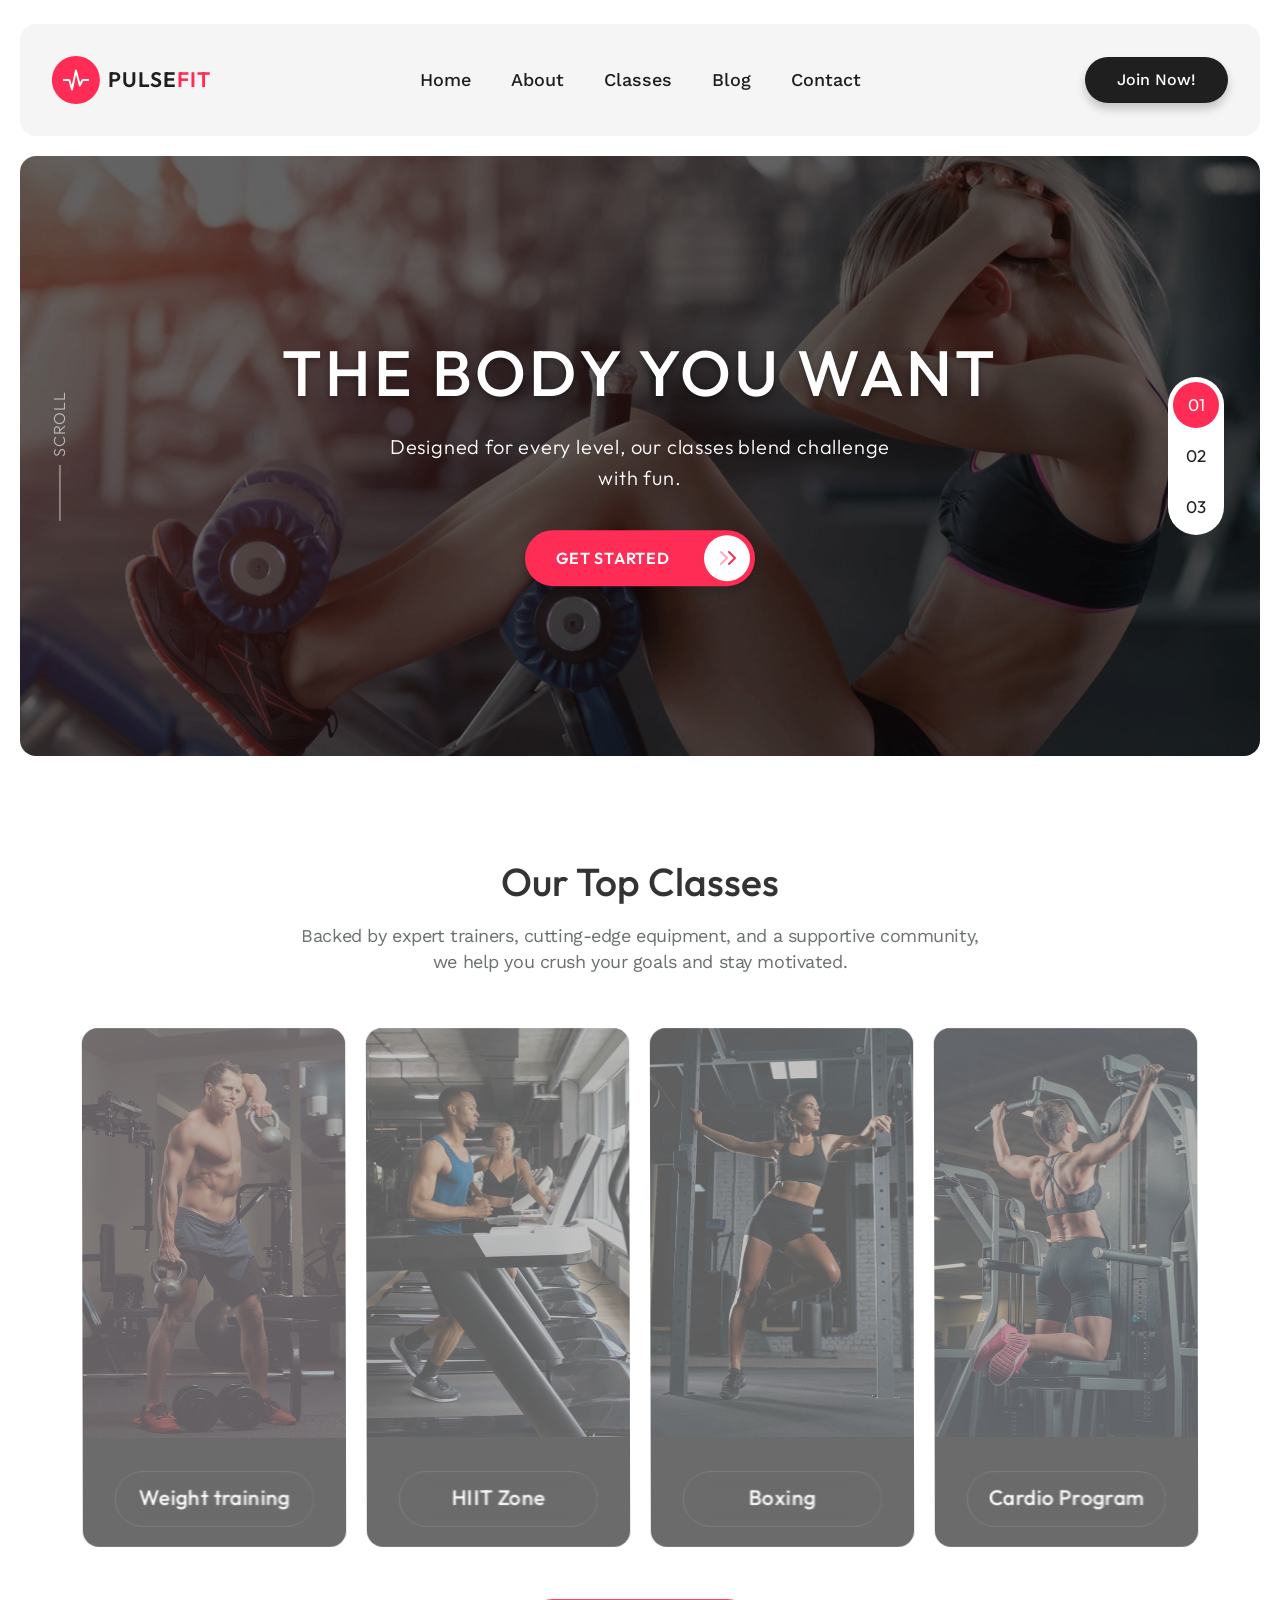
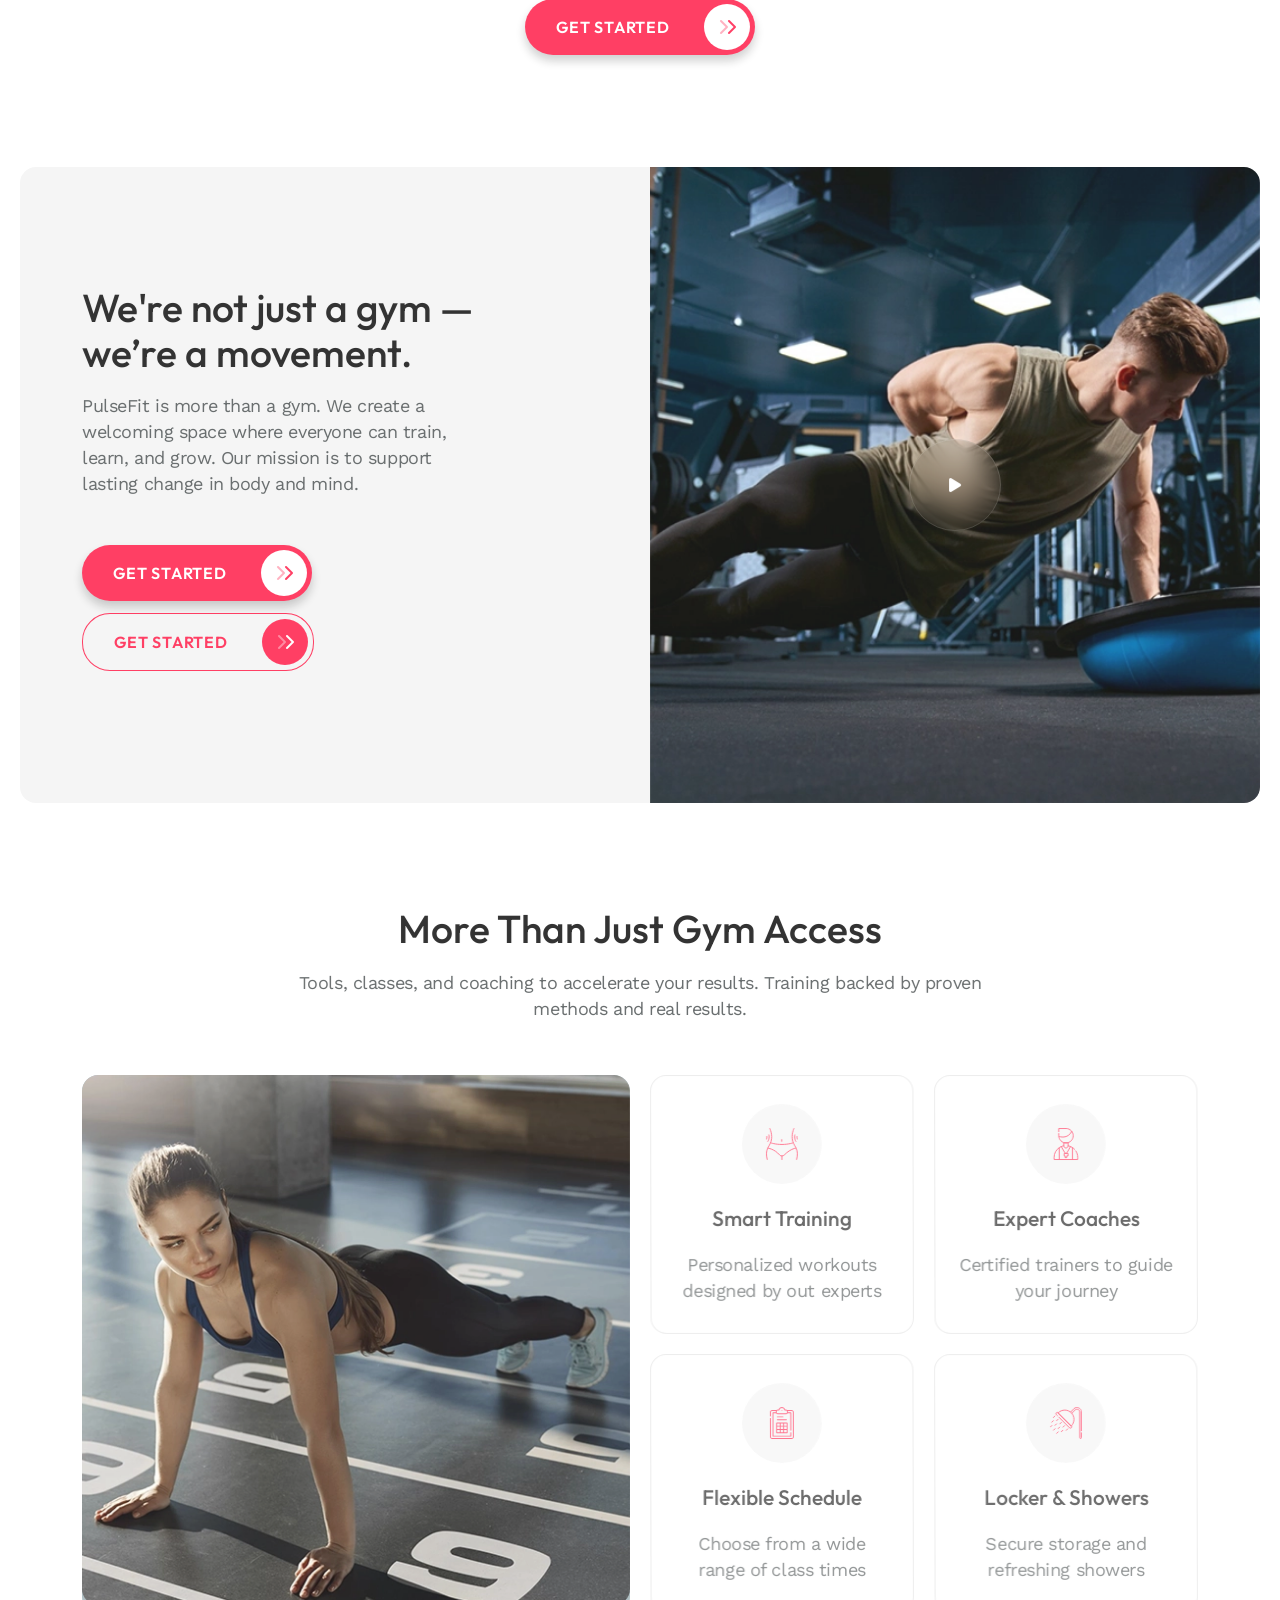
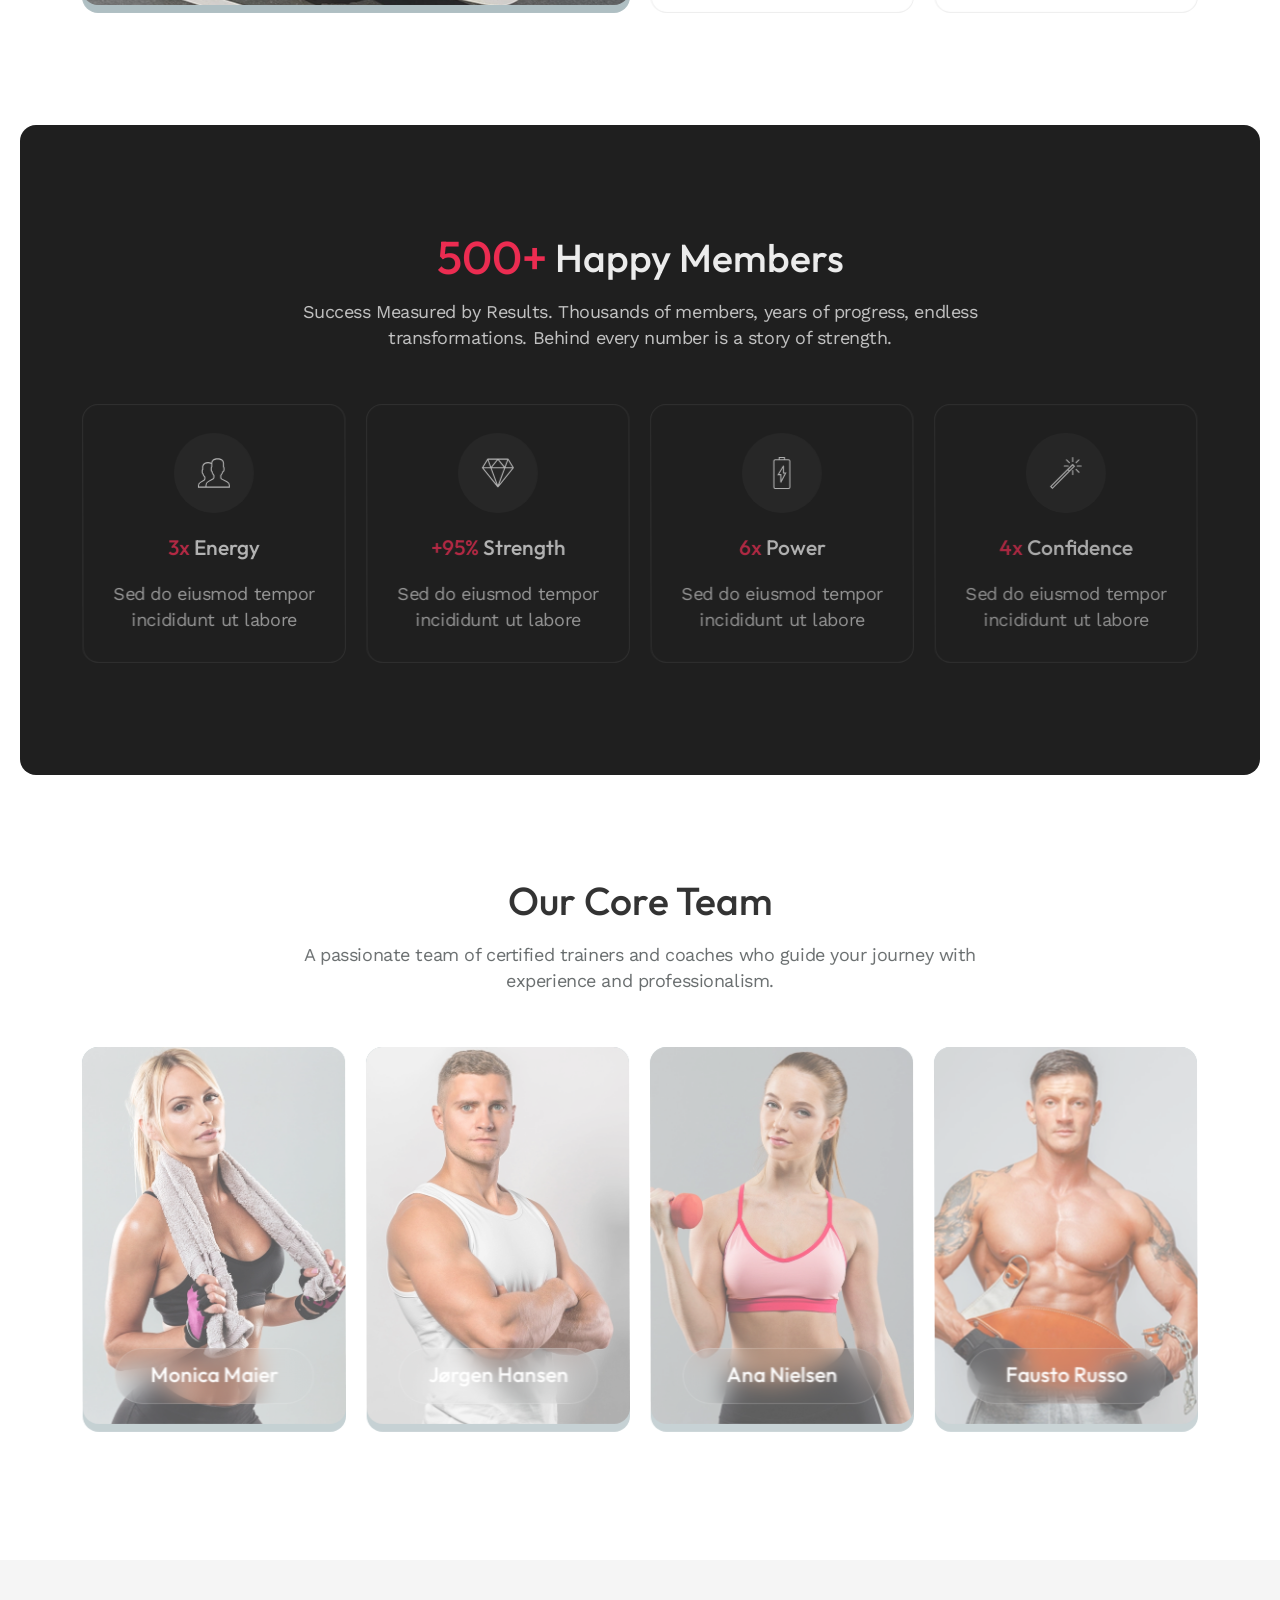
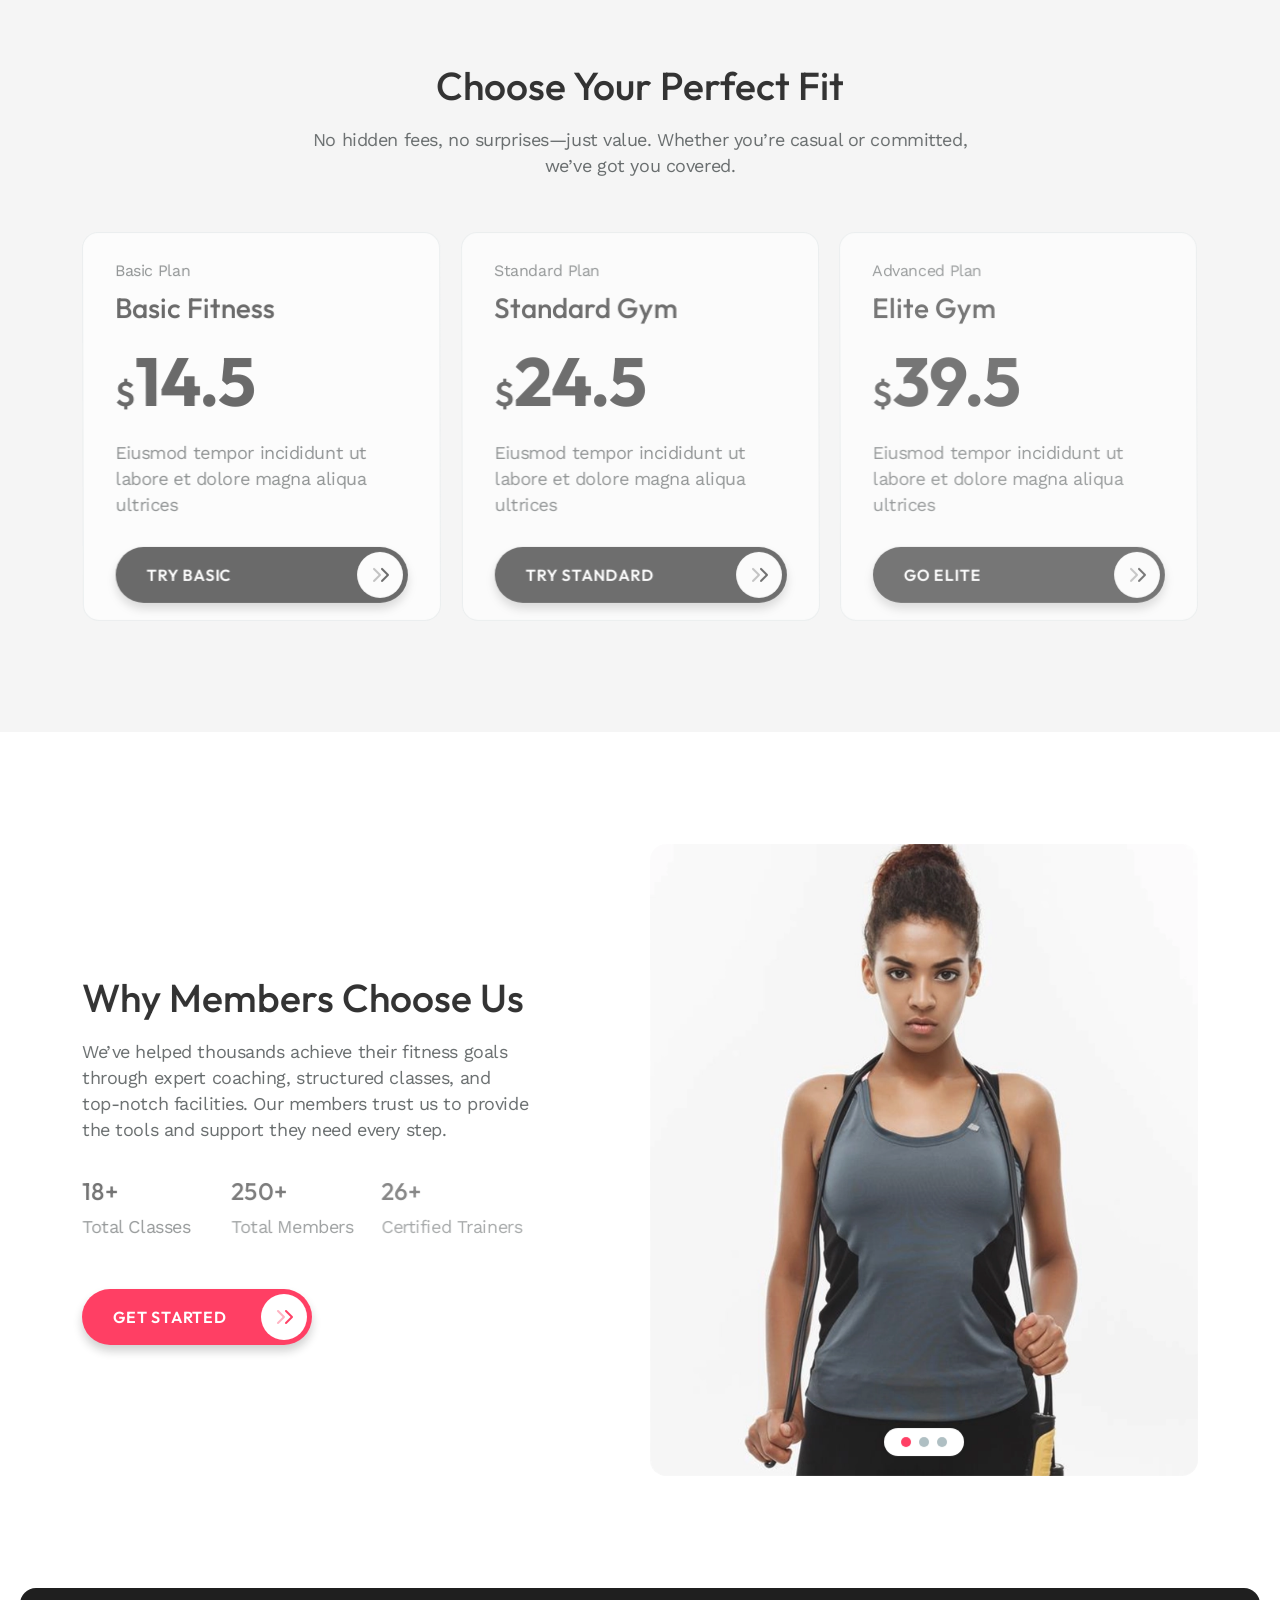
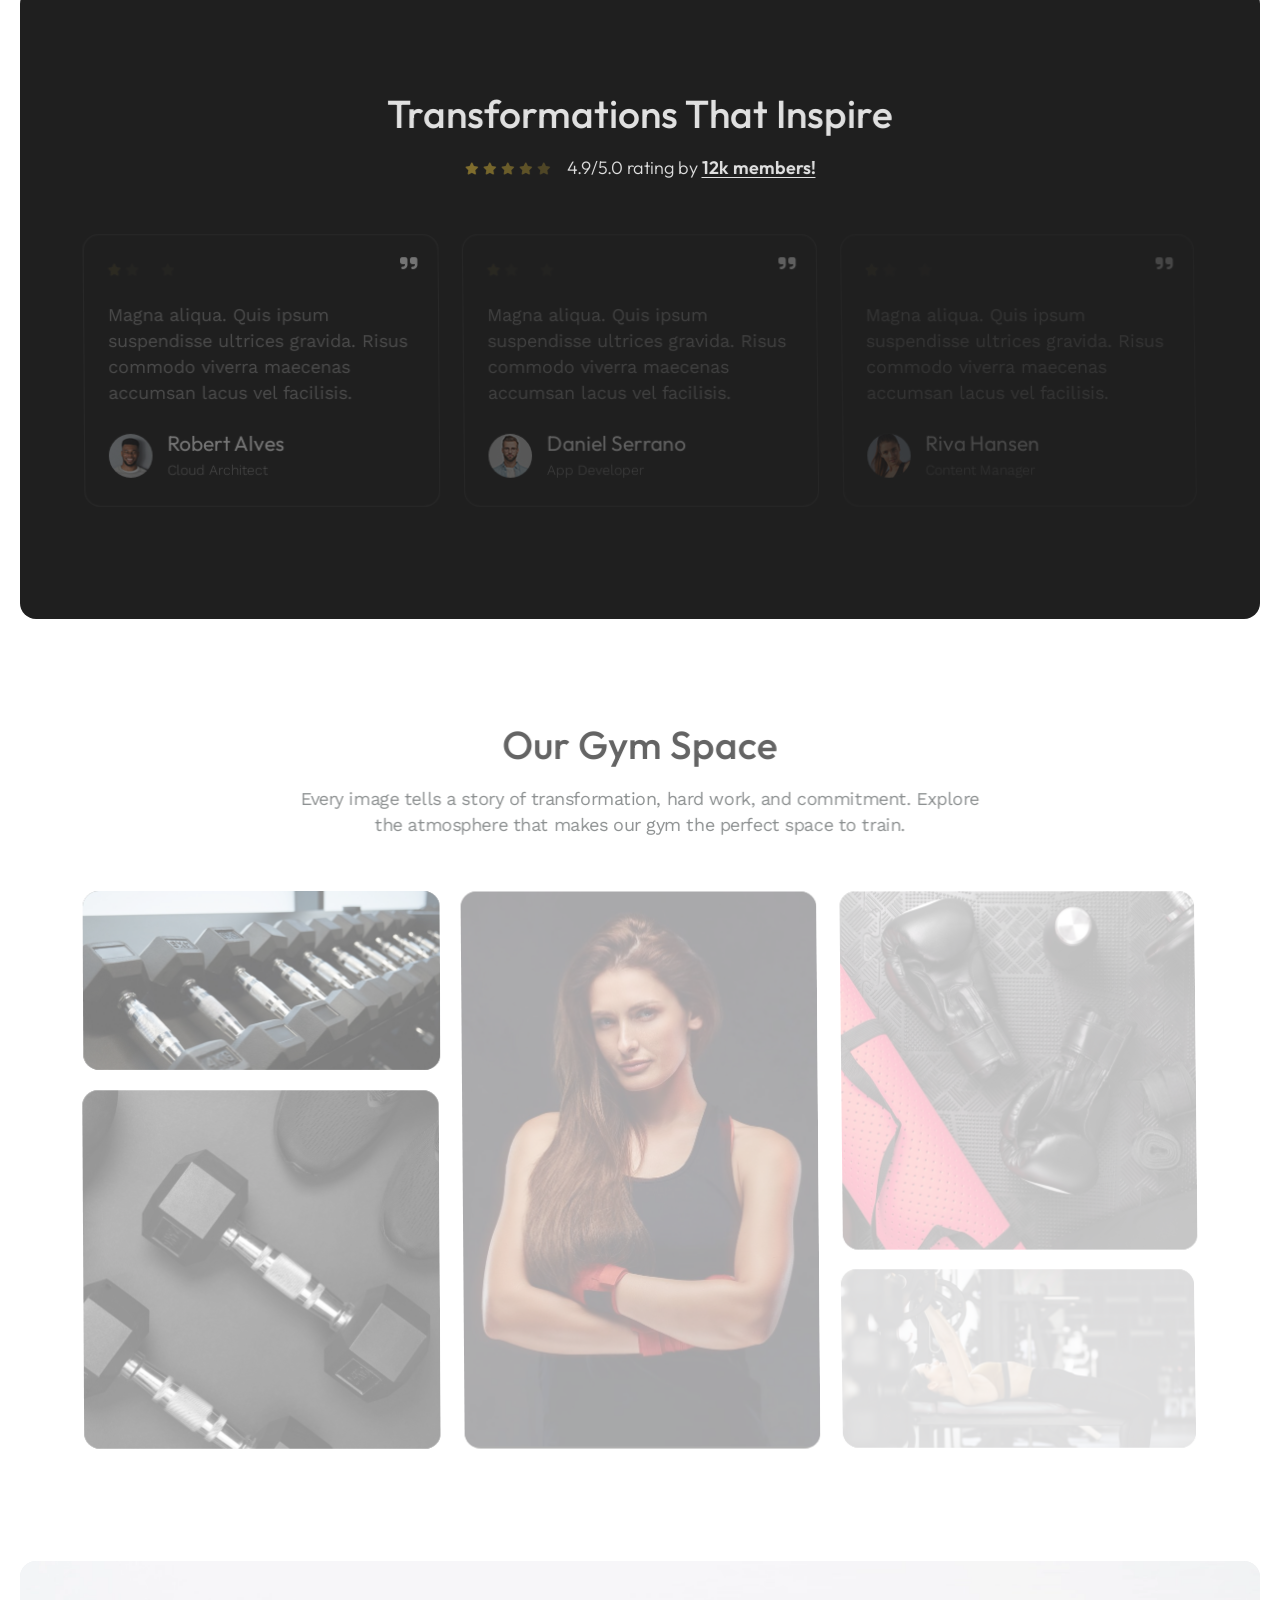
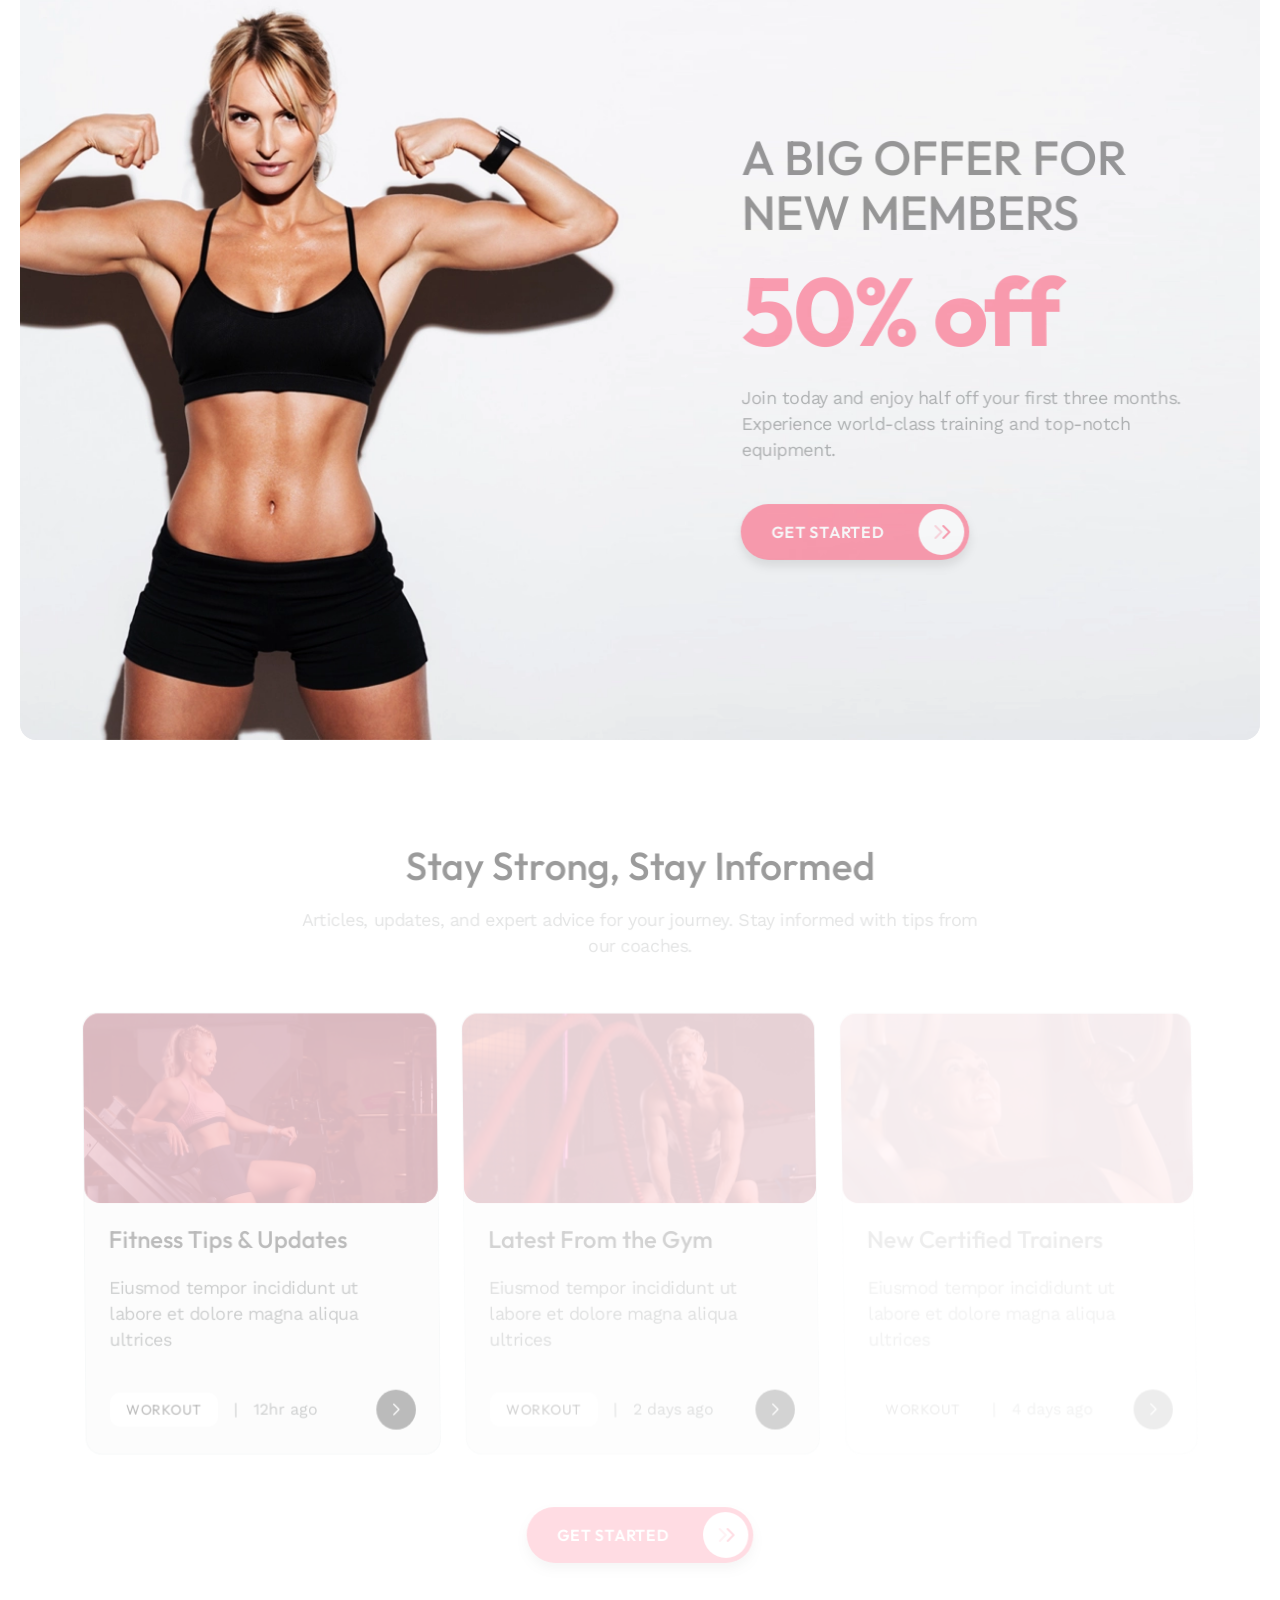
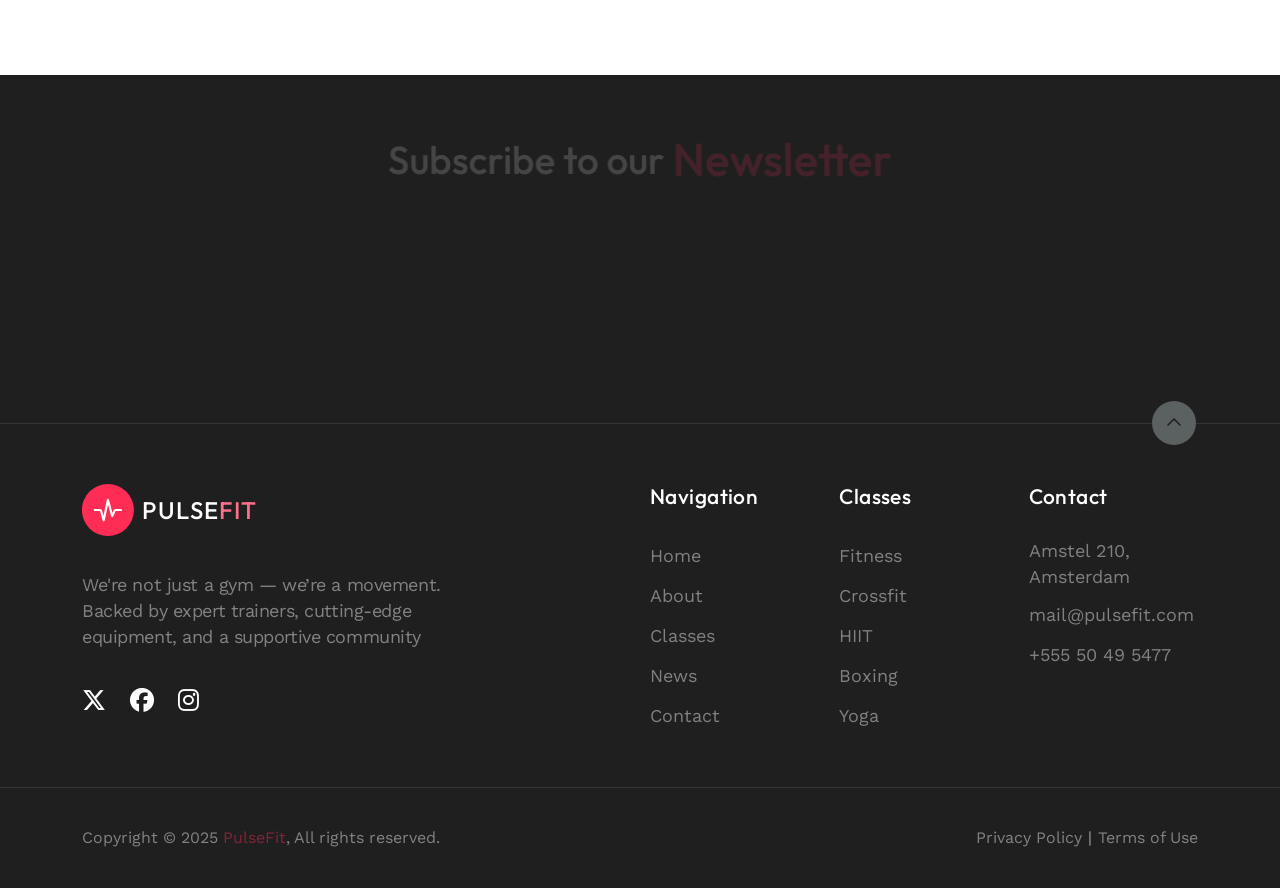
<file: index.html>
<!DOCTYPE html>
<html lang="en">
<head>
<title>PulseFit</title>
<link rel="icon" href="images/favicon.png">
<meta charset="utf-8">
<meta http-equiv="X-UA-Compatible" content="IE=edge">
<meta name="description" content="PulseFit Project">
<meta name="viewport" content="width=device-width, initial-scale=1">
<link rel="stylesheet" type="text/css" href="styles/bootstrap-5.3.3/bootstrap.min.css">
<link rel="stylesheet" type="text/css" href="plugins/font-awesome-v6.5.1/css/fontawesome.min.css">
<link rel="stylesheet" type="text/css" href="plugins/font-awesome-v6.5.1/css/light.css">
<link rel="stylesheet" type="text/css" href="plugins/font-awesome-v6.5.1/css/regular.css">
<link rel="stylesheet" type="text/css" href="plugins/font-awesome-v6.5.1/css/solid.css">
<link rel="stylesheet" type="text/css" href="plugins/font-awesome-v6.5.1/css/brands.css">
<link rel="stylesheet" type="text/css" href="plugins/OwlCarousel2-2.2.1/owl.carousel.css">
<link rel="stylesheet" type="text/css" href="plugins/OwlCarousel2-2.2.1/owl.theme.default.css">
<link rel="stylesheet" type="text/css" href="plugins/OwlCarousel2-2.2.1/animate.css">
<link rel="stylesheet" type="text/css" href="plugins/hamburgers/hamburgers.min.css">
<link rel="stylesheet" type="text/css" href="plugins/photoswipe/photoswipe.css">
<link rel="stylesheet" type="text/css" href="plugins/lity-2.4.1/lity.min.css">
<link rel="stylesheet" type="text/css" href="styles/main_styles.css">
<link rel="stylesheet" type="text/css" href="styles/responsive.css">
</head>
<body>

<div class="super_container">
	
    <!-- HEADER -->
    <header class="header" id="header">
        <div class="header_inner d-flex flex-row align-items-center justify-content-between">
            <div class="header-logo">
                <a href="#" class="d-flex flex-row align-items-center"><img src="images/logo.svg" alt="" aria-hidden="true"><span>Pulse<span>Fit</span></span></a>
            </div>

            <!-- Main Navigation -->
            <nav class="main-nav" id="main-nav" aria-label="Main navigation">
                <ul class="d-flex flex-row align-items-center">
                    <li><a href="#">Home</a></li>
                    <li><a href="about.html">About</a></li>
                    <li><a href="classes.html">Classes</a></li>
                    <li><a href="blog.html">Blog</a></li>
                    <li><a href="contact.html">Contact</a></li>
                </ul>
            </nav>

            <!-- Join now button -->
            <div class="header-extra">
                <a href="#" class="header-button">Join Now!</a>
            </div>

            <!-- Hamburger button -->
            <button id="hamburger" class="hamburger hamburger--squeeze menu-button" type="button">
                <span class="hamburger-box">
                    <span class="hamburger-inner"></span>
                </span>
            </button>

        </div>
    </header>

    <!-- MENU -->
    <nav class="menu" aria-label="Mobile">
        <div class="menu-container">
            <img src="images/menu.png" alt="Portrait of focused fitness woman">
            <div class="menu-content d-flex flex-column align-items-center">
                <!-- Menu Navigation -->
                <ul class="menu-nav-container">
                    <li><a href="#">Home</a></li>
                    <li><a href="about.html">About</a></li>
                    <li><a href="classes.html">Classes</a></li>
                    <li><a href="blog.html">Blog</a></li>
                    <li><a href="contact.html">Contact</a></li>
                </ul>
                <!-- Menu CTA button -->
                 <div class="menu-btn">
                    <a href="#" class="primary-button menu-cta-button d-flex flex-row align-items-center">
                        <span class="button-arrow trans_300"><i class="fa-thin fa-chevron-right"></i><i class="fa-thin fa-chevron-right"></i></span>
                        <span class="button-text trans_300">get started</span>
                    </a>
                 </div>
            </div>
            <!-- Menu Social Links -->
            <ul class="menu-social d-flex flex-row align-items-center justify-content-center" aria-label="Social media">
                <li><a href="#" aria-label="Twitter-X"><i class="fa-brands fa-x-twitter trans_300"></i></a></li>
                <li><a href="#" aria-label="Facebook"><i class="fa-brands fa-facebook trans_300"></i></a></li>
                <li><a href="#" aria-label="Instagram"><i class="fa-brands fa-instagram trans_300"></i></a></li>
            </ul>
        </div>
    </nav>

    <main>

    <!-- HERO -->
    <section class="hero" id="hero">
        <div class="hero-inner">

            <!-- Hero Slider -->
            <div class="home_slider_container">
                <div class="scroll-down">Scroll</div>
                <div class="owl-carousel owl-theme hero-slider">

                    <!-- Slide -->
                    <div class="hero-slide">
                        <div class="home_content_container">
                            <img src="images/hero_1.webp" alt="Motivated gym member using modern gym equipment">
                            <div class="background_overlay"></div>
                        </div>
                    </div>

                    <!-- Slide -->
                    <div class="hero-slide">
                        <div class="home_content_container">
                            <img src="images/hero_2.webp" alt="Motivated gym member using modern gym equipment">
                            <div class="background_overlay"></div>
                        </div>
                    </div>

                    <!-- Slide -->
                    <div class="hero-slide">
                        <div class="home_content_container">
                            <img src="images/hero_3.webp" alt="Motivated gym member using modern gym equipment">
                            <div class="background_overlay"></div>
                        </div>
                    </div>

                </div>
            </div>

            <!-- Hero Slider Navigation -->
            <div class="hero-slider-nav d-flex flex-column align-items-center justify-content-center">
                <div>
                    <ul class="d-flex flex-column align-items-center justify-content-center hero-slider-dots">
                        <li class="active hero-slider-dot trans_300">01</li>
                        <li class="hero-slider-dot trans_300">02</li>
                        <li class="hero-slider-dot trans_300">03</li>
                    </ul>
                </div>
            </div>

            <!-- Hero content -->
            <div class="hero_content_container">
                <div class="container">
                    <div class="row">
                        <div class="col">
                            <div class="hero_content text-center">
                                <h1 class="hero-title">The body you want</h1>
                                <p class="hero-subtext">Designed for every level, our classes blend challenge with fun.</p>
                                <a href="#" class="primary-button hero-button trans_300">
                                    <span class="button-arrow trans_300"><i class="fa-thin fa-chevron-right"></i><i class="fa-thin fa-chevron-right"></i></span>
                                    <span class="button-text trans_300">get started</span>
                                </a>
                            </div>
                        </div>
                    </div>
                </div>
            </div>

        </div>
    </section>

    <!-- CLASSES -->
    <section class="classes" id="classes" aria-labelledby="classes-heading">
        <div class="container">
            <div class="row">
                <div class="col">
                    <div class="section_title_container text-center">
                        <h2 class="section-title reveal_2" id="classes-heading">Our Top Classes</h2>
                        <p class="section-subtext reveal_2">Backed by expert trainers, cutting-edge equipment, and a supportive community, we help you crush your goals and stay motivated.</p>
                    </div>
                </div>
            </div>
            <div class="row classes_row">

                <!-- Class -->
                <div class="col-xl-3 col-md-6">
                    <article class="classes_item d-flex flex-column justify-content-end align-items-center stagger_classes">
                        <div class="class_item_image">
                            <img src="images/class_1.webp" alt="Determined muscular man lifting weights.">
                        </div>
                        <div class="class-desc">
                            <ul class="d-flex flex-column">
                                <li class="d-flex flex-row align-items-center">
                                    <i class="fa-solid fa-calendar"></i>
                                    <span>Mon, Wed, Fri</span>
                                </li>
                                <li class="d-flex flex-row align-items-center">
                                    <i class="fa-solid fa-clock"></i>
                                    <span>45min</span>
                                </li>
                                <li class="d-flex flex-row align-items-center">
                                    <i class="fa-solid fa-user"></i>
                                    <span>Jørgen H.</span>
                                </li>
                            </ul>
                        </div>
                        <a href="#" class="class-name-container text-center">
                            <h3 class="class-name">Weight training</h3>
                        </a>
                    </article>
                </div>

                <!-- Class -->
                <div class="col-xl-3 col-md-6">
                    <article class="classes_item d-flex flex-column justify-content-end align-items-center stagger_classes">
                        <div class="class_item_image">
                            <img src="images/class_2.webp" alt="Gym members working out together.">
                        </div>
                        <div class="class-desc">
                            <ul class="d-flex flex-column">
                                <li class="d-flex flex-row align-items-center">
                                    <i class="fa-solid fa-calendar"></i>
                                    <span>Mon, Fri, Sat</span>
                                </li>
                                <li class="d-flex flex-row align-items-center">
                                    <i class="fa-solid fa-clock"></i>
                                    <span>45min</span>
                                </li>
                                <li class="d-flex flex-row align-items-center">
                                    <i class="fa-solid fa-user"></i>
                                    <span>Jørgen H.</span>
                                </li>
                            </ul>
                        </div>
                        <a href="#" class="class-name-container text-center">
                            <h3 class="class-name">HIIT Zone</h3>
                        </a>
                    </article>
                </div>

                <!-- Class -->
                <div class="col-xl-3 col-md-6">
                    <article class="classes_item d-flex flex-column justify-content-end align-items-center stagger_classes">
                        <div class="class_item_image">
                            <img src="images/class_3.webp" alt="Sporty fit young woman in a gym">
                        </div>
                        <div class="class-desc">
                            <ul class="d-flex flex-column">
                                <li class="d-flex flex-row align-items-center">
                                    <i class="fa-solid fa-calendar"></i>
                                    <span>Tue, Sat</span>
                                </li>
                                <li class="d-flex flex-row align-items-center">
                                    <i class="fa-solid fa-clock"></i>
                                    <span>60min</span>
                                </li>
                                <li class="d-flex flex-row align-items-center">
                                    <i class="fa-solid fa-user"></i>
                                    <span>Ana N.</span>
                                </li>
                            </ul>
                        </div>
                        <a href="#" class="class-name-container text-center">
                            <h3 class="class-name">Boxing</h3>
                        </a>
                    </article>
                </div>

                <!-- Class -->
                <div class="col-xl-3 col-md-6">
                    <article class="classes_item d-flex flex-column justify-content-end align-items-center stagger_classes">
                        <div class="class_item_image">
                            <img src="images/class_4.webp" alt="Determined fit woman using gym equipment">
                        </div>
                        <div class="class-desc">
                            <ul class="d-flex flex-column">
                                <li class="d-flex flex-row align-items-center">
                                    <i class="fa-solid fa-calendar"></i>
                                    <span>Sat, Sun</span>
                                </li>
                                <li class="d-flex flex-row align-items-center">
                                    <i class="fa-solid fa-clock"></i>
                                    <span>45min</span>
                                </li>
                                <li class="d-flex flex-row align-items-center">
                                    <i class="fa-solid fa-user"></i>
                                    <span>Ana N.</span>
                                </li>
                            </ul>
                        </div>
                        <a href="#" class="class-name-container text-center">
                            <h3 class="class-name">Cardio Program</h3>
                        </a>
                    </article>
                </div>

            </div>
            <div class="row">
                <div class="classes-button-container d-flex flex-row justify-content-center">
                    <a href="#" class="primary-button classes_button trans_300 reveal_2">
                        <span class="button-arrow trans_300"><i class="fa-thin fa-chevron-right"></i><i class="fa-thin fa-chevron-right"></i></span>
                        <span class="button-text trans_300">get started</span>
                    </a>
                </div>
            </div>
        </div>
    </section>

    <!-- ABOUT -->
    <section class="about" id="about" aria-labelledby="about-heading">
        <div class="about_inner">
            <div class="container-fluid about-container">
                <div class="row">
                    <div class="col">
                        <div class="container">
                            <div class="row">
                                <div class="col-lg-6 h-100">
                                    <article class="about_content">
                                        <div class="section_title_container">
                                            <h2 class="section-title reveal_2" id="about-heading">We're not just a gym — we’re a movement.</h2>
                                            <p class="section-subtext reveal_2">PulseFit is more than a gym. We create a welcoming space where everyone can train, learn, and grow. Our mission is to support lasting change in body and mind.</p>
                                        </div>
                                        <div class="about_buttons_container d-flex flex-row align-items-center flex-wrap">
                                            <a href="#" class="primary-button trans_300 reveal_2">
                                                <span class="button-arrow trans_300"><i class="fa-thin fa-chevron-right"></i><i class="fa-thin fa-chevron-right"></i></span>
                                                <span class="button-text trans_300">get started</span>
                                            </a>
                                            <a href="#" class="secondary-button trans_300 reveal_2">
                                                <span class="button-arrow trans_300"><i class="fa-thin fa-chevron-right"></i><i class="fa-thin fa-chevron-right"></i></span>
                                                <span class="button-text trans_300">get started</span>
                                            </a>
                                        </div> 
                                    </article>
                                </div>
                            </div>
                        </div>
                    </div>
                    <div class="col-lg-6 about_image_col h-100 reveal_1">
                        <img src="images/about.webp" alt="Motivated muscular man doing pushups in a modern gym.">
                        <div class="play-btn d-flex flex-column align-items-center justify-content-center trans_200">
                            <i class="fa-solid fa-play"></i>
                            <a href="https://youtu.be/5_MRXyYjHDk" data-lity></a>
                        </div>
                    </div>
                </div>
            </div>
        </div>
    </section>

    <!-- FEATURES -->
    <section class="features" id="features" aria-labelledby="features-heading">
        <div class="container">
            <div class="row">
                <div class="col">
                    <div class="section_title_container text-center">
                        <h2 class="section-title reveal_2" id="features-heading">More Than Just Gym Access</h2>
                        <p class="section-subtext reveal_2">Tools, classes, and coaching to accelerate your results. Training backed by proven methods and real results.</p>
                    </div>
                </div>
            </div>
            <div class="row features_row">
                <!-- Features Image -->
                <div class="col-lg-6 order-lg-1 order-2">
                    <div class="features_image reveal_1">
                        <img src="images/features.webp" alt="Determined sporty fit woman doing pushups.">
                    </div>
                </div>
                <div class="col-lg-6 order-lg-2 order-1">
                    <ul class="features_container d-flex flex-row flex-wrap">
                        <!-- Feature Item -->
                        <li class="feature text-center stagger_feature">
                            <div class="ft_icon d-flex flex-column align-items-center justify-content-center">
                                <img src="images/features_1.svg" alt="an icon showing a fit female form">
                            </div>
                            <h3 class="ft_title">Smart Training</h3>
                            <p class="ft_desc">Personalized workouts designed by out experts</p>
                        </li>
                        <!-- Feature Item -->
                        <li class="feature text-center stagger_feature">
                            <div class="ft_icon d-flex flex-column align-items-center justify-content-center">
                                <img src="images/features_2.svg" alt="an icon showing a fit female form">
                            </div>
                            <h3 class="ft_title">Expert Coaches</h3>
                            <p class="ft_desc">Certified trainers to guide your journey</p>
                        </li>
                        <!-- Feature Item -->
                        <li class="feature text-center stagger_feature">
                            <div class="ft_icon d-flex flex-column align-items-center justify-content-center">
                                <img src="images/features_3.svg" alt="an icon showing a fit female form">
                            </div>
                            <h3 class="ft_title">Flexible Schedule</h3>
                            <p class="ft_desc">Choose from a wide range of class times</p>
                        </li>
                        <!-- Feature Item -->
                        <li class="feature text-center stagger_feature">
                            <div class="ft_icon d-flex flex-column align-items-center justify-content-center">
                                <img src="images/features_4.svg" alt="an icon showing a fit female form">
                            </div>
                            <h3 class="ft_title">Locker & Showers</h3>
                            <p class="ft_desc">Secure storage and refreshing showers</p>
                        </li>
                    </ul>
                </div>
            </div>
        </div>
    </section>

    <!-- STATS -->
    <section class="stats section_dark" id="stats" aria-labelledby="stats-heading">
        <div class="stats_inner">
            <div class="container">
                <div class="row">
                    <div class="col">
                        <div class="section_title_container text-center">
                            <h2 class="section-title reveal_2" id="stats-heading"><span>500+</span> Happy Members</h2>
                            <p class="section-subtext reveal_2">Success Measured by Results. Thousands of members, years of progress, endless transformations. Behind every number is a story of strength.</p>
                        </div>
                    </div>
                </div>
                <div class="row stats_row">

                    <!-- Stats item -->
                    <div class="col-lg-3 col-sm-6">
                        <div class="stat d-flex flex-column align-items-center text-center stagger_stats">
                            <div class="stat_icon_container d-flex flex-column align-items-center justify-content-center">
                                <img src="images/stats_1.svg" alt="An icon showing happy pulsefit gym members.">
                            </div>
                            <h3><span>3x</span> Energy</h3>
                            <p>Sed do eiusmod tempor incididunt ut labore</p>
                        </div>
                    </div>

                    <!-- Stats item -->
                    <div class="col-lg-3 col-sm-6">
                        <div class="stat d-flex flex-column align-items-center text-center stagger_stats">
                            <div class="stat_icon_container d-flex flex-column align-items-center justify-content-center">
                                <img src="images/stats_2.svg" alt="An icon showing strength of a diamond.">
                            </div>
                            <h3><span>+95%</span> Strength</h3>
                            <p>Sed do eiusmod tempor incididunt ut labore</p>
                        </div>
                    </div>

                    <!-- Stats item -->
                    <div class="col-lg-3 col-sm-6">
                        <div class="stat d-flex flex-column align-items-center text-center stagger_stats">
                            <div class="stat_icon_container d-flex flex-column align-items-center justify-content-center">
                                <img src="images/stats_3.svg" alt="An icon showing a full battery.">
                            </div>
                            <h3><span>6x</span> Power</h3>
                            <p>Sed do eiusmod tempor incididunt ut labore</p>
                        </div>
                    </div>

                    <!-- Stats item -->
                    <div class="col-lg-3 col-sm-6">
                        <div class="stat d-flex flex-column align-items-center text-center stagger_stats">
                            <div class="stat_icon_container d-flex flex-column align-items-center justify-content-center">
                                <img src="images/stats_4.svg" alt="An icon showing a magic wand.">
                            </div>
                            <h3><span>4x</span> Confidence</h3>
                            <p>Sed do eiusmod tempor incididunt ut labore</p>
                        </div>
                    </div>

                </div>
            </div>
        </div>
    </section>

    <!-- TEAM -->
    <section class="team" id="team" aria-labelledby="team-heading">
        <div class="container">
            <div class="row">
                <div class="col">
                    <div class="section_title_container text-center">
                        <h2 class="section-title reveal_2" id="team-heading">Our Core Team</h2>
                        <p class="section-subtext reveal_2">A passionate team of certified trainers and coaches who guide your journey with experience and professionalism.</p>
                    </div>
                </div>
            </div>
            <div class="row team_row">

                <!-- Team Item -->
                <div class="col-xl-3 col-md-6">
                    <figure class="team_item stagger_team">
                        <div class="team_item_container">
                            <div class="team_overlay"></div>
                            <div class="team_photo">
                                <img src="images/team_1.webp" alt="Portrait of Monica Maier - Strength Trainer">
                            </div>
                            <figcaption class="team_content text-center trans_400">
                                <h3 class="team_title text-center">
                                    <a href="#">Monica Maier</a>
                                </h3>
                                <div class="team_content_extra trans_300">
                                    <p class="team_desc">Sed do eiusmod tempor incidi dunt ut labore ul tempor.</p>
                                    <ul class="team_social_container d-flex flex-row align-items-center justify-content-center">
                                        <li><a href="#" aria-label="Twitter-X"><i class="fa-brands fa-x-twitter trans_300"></i></a></li>
                                        <li><a href="#" aria-label="Facebook"><i class="fa-brands fa-facebook trans_300"></i></a></li>
                                        <li><a href="#" aria-label="Instagram"><i class="fa-brands fa-instagram trans_300"></i></a></li>
                                    </ul>
                                </div>
                            </figcaption>
                        </div>
                    </figure>
                </div>

                <!-- Team Item -->
                <div class="col-xl-3 col-md-6">
                    <figure class="team_item stagger_team">
                        <div class="team_item_container">
                            <div class="team_overlay"></div>
                            <div class="team_photo">
                                <img src="images/team_2.webp" alt="Portrait of Jørgen Hansen - Fitness Trainer">
                            </div>
                            <figcaption class="team_content text-center trans_400">
                                <h3 class="team_title text-center">
                                    <a href="#">Jørgen Hansen</a>
                                </h3>
                                <div class="team_content_extra trans_300">
                                    <p class="team_desc">Sed do eiusmod tempor incidi dunt ut labore ul tempor.</p>
                                    <ul class="team_social_container d-flex flex-row align-items-center justify-content-center">
                                        <li><a href="#" aria-label="Twitter-X"><i class="fa-brands fa-x-twitter trans_300"></i></a></li>
                                        <li><a href="#" aria-label="Facebook"><i class="fa-brands fa-facebook trans_300"></i></a></li>
                                        <li><a href="#" aria-label="Instagram"><i class="fa-brands fa-instagram trans_300"></i></a></li>
                                    </ul>
                                </div>
                            </figcaption>
                        </div>
                    </figure>
                </div>

                <!-- Team Item -->
                <div class="col-xl-3 col-md-6">
                    <figure class="team_item stagger_team">
                        <div class="team_item_container">
                            <div class="team_overlay"></div>
                            <div class="team_photo">
                                <img src="images/team_3.webp" alt="Portrait of Ana Nielsen  - Boxing Trainer">
                            </div>
                            <figcaption class="team_content text-center trans_400">
                                <h3 class="team_title text-center">
                                    <a href="#">Ana Nielsen</a>
                                </h3>
                                <div class="team_content_extra trans_300">
                                    <p class="team_desc">Sed do eiusmod tempor incidi dunt ut labore ul tempor.</p>
                                    <ul class="team_social_container d-flex flex-row align-items-center justify-content-center">
                                        <li><a href="#" aria-label="Twitter-X"><i class="fa-brands fa-x-twitter trans_300"></i></a></li>
                                        <li><a href="#" aria-label="Facebook"><i class="fa-brands fa-facebook trans_300"></i></a></li>
                                        <li><a href="#" aria-label="Instagram"><i class="fa-brands fa-instagram trans_300"></i></a></li>
                                    </ul>
                                </div>
                            </figcaption>
                        </div>
                    </figure>
                </div>

                <!-- Team Item -->
                <div class="col-xl-3 col-md-6">
                    <figure class="team_item stagger_team">
                        <div class="team_item_container">
                            <div class="team_overlay"></div>
                            <div class="team_photo">
                                <img src="images/team_4.webp" alt="Portrait of Fausto Russo - Strength Trainer">
                            </div>
                            <figcaption class="team_content text-center trans_400">
                                <h3 class="team_title text-center">
                                    <a href="#">Fausto Russo</a>
                                </h3>
                                <div class="team_content_extra trans_300">
                                    <p class="team_desc">Sed do eiusmod tempor incidi dunt ut labore ul tempor.</p>
                                    <ul class="team_social_container d-flex flex-row align-items-center justify-content-center">
                                        <li><a href="#" aria-label="Twitter-X"><i class="fa-brands fa-x-twitter trans_300"></i></a></li>
                                        <li><a href="#" aria-label="Facebook"><i class="fa-brands fa-facebook trans_300"></i></a></li>
                                        <li><a href="#" aria-label="Instagram"><i class="fa-brands fa-instagram trans_300"></i></a></li>
                                    </ul>
                                </div>
                            </figcaption>
                        </div>
                    </figure>
                </div>

            </div>
        </div>
    </section>

    <!-- PRICING -->
    <section class="pricing dark_section" id="pricing" aria-labelledby="pricing-heading">
        <div class="container">
            <div class="row">
                <div class="col">
                    <div class="section_title_container text-center">
                        <h2 class="section-title reveal_2" id="pricing-heading">Choose Your Perfect Fit</h2>
                        <p class="section-subtext reveal_2">No hidden fees, no surprises—just value. Whether you’re casual or committed, we’ve got you covered.</p>
                    </div>
                </div>
            </div>
            <div class="row pricing_row">
                
                <!-- Pricing Item -->
                <div class="col-lg-4">
                    <article class="pricing_item trans_300 stagger_pricing">
                        <p class="pricing_subtext">Basic Plan</p>
                        <h3 class="pricing_title">Basic Fitness</h3>
                        <p class="price"><strong><span>$</span>14.5</strong></p>
                        <p class="pricing_desc">Eiusmod tempor incididunt ut labore et dolore magna aliqua ultrices</p>
                        <a href="#" class="primary-button pricing_button trans_300">
                            <span class="button-arrow trans_300"><i class="fa-thin fa-chevron-right"></i><i class="fa-thin fa-chevron-right"></i></span>
                            <span class="button-text trans_300">try basic</span>
                        </a>
                    </article>
                </div>

                <!-- Pricing Item -->
                <div class="col-lg-4">
                    <article class="pricing_item trans_300 stagger_pricing">
                        <p class="pricing_subtext">Standard Plan</p>
                        <h3 class="pricing_title">Standard Gym</h3>
                        <p class="price"><strong><span>$</span>24.5</strong></p>
                        <p class="pricing_desc">Eiusmod tempor incididunt ut labore et dolore magna aliqua ultrices</p>
                        <a href="#" class="primary-button pricing_button trans_300">
                            <span class="button-arrow trans_300"><i class="fa-thin fa-chevron-right"></i><i class="fa-thin fa-chevron-right"></i></span>
                            <span class="button-text trans_300">try standard</span>
                        </a>
                    </article>
                </div>

                <!-- Pricing Item -->
                <div class="col-lg-4">
                    <article class="pricing_item trans_300 stagger_pricing">
                        <p class="pricing_subtext">Advanced Plan</p>
                        <h3 class="pricing_title">Elite Gym</h3>
                        <p class="price"><strong><span>$</span>39.5</strong></p>
                        <p class="pricing_desc">Eiusmod tempor incididunt ut labore et dolore magna aliqua ultrices</p>
                        <a href="#" class="primary-button pricing_button trans_300">
                            <span class="button-arrow trans_300"><i class="fa-thin fa-chevron-right"></i><i class="fa-thin fa-chevron-right"></i></span>
                            <span class="button-text trans_300">go elite</span>
                        </a>
                    </article>
                </div>

            </div>
        </div>
    </section>

    <!-- WHY CHOOSE US -->
    <section class="why_us" id="why_us" aria-labelledby="why-us-heading">
        <div class="container">
            <div class="row">

                <!-- Why us content -->
                <div class="col-lg-6">
                    <div class="why_us_container d-flex flex-column justify-content-center">
                        <div class="section_title_container">
                            <h2 class="section-title reveal_2" id="why-us-heading">Why Members Choose Us</h2>
                            <p class="section-subtext reveal_2">We’ve helped thousands achieve their fitness goals through expert coaching, structured classes, and top-notch facilities. Our members trust us to provide the tools and support they need every step.</p>
                        </div>
                        <div class="why_us_content">
                            <ul class="why_us_stats d-flex flex-row">
                                <li class="stagger_why_us">
                                    <strong>18+</strong>
                                    <p>Total Classes</p>
                                </li>
                                <li class="stagger_why_us">
                                    <strong>250+</strong>
                                    <p>Total Members</p>
                                </li>
                                <li class="stagger_why_us">
                                    <strong>26+</strong>
                                    <p>Certified Trainers</p>
                                </li>
                            </ul>
                            <a href="#" class="primary-button why_us_button why_us_button_1 trans_300 reveal_2">
                                <span class="button-arrow trans_300"><i class="fa-thin fa-chevron-right"></i><i class="fa-thin fa-chevron-right"></i></span>
                                <span class="button-text trans_300">get started</span>
                            </a>
                        </div>
                    </div>
                </div>

                <!-- Why us slider -->
                <div class="col-lg-6">
                    <div class="why_us_slider_container reveal_1">
                        <div class="owl-carousel owl-theme why_us_slider">
                            <div class="why_us_slide">
                                <div>
                                    <img src="images/why_us_1.webp" alt="Portrait of a fit gym trainer.">
                                    <div class="background_overlay"></div>
                                </div>
                            </div>
                            <div class="why_us_slide">
                                <div>
                                    <img src="images/why_us_2.webp" alt="Portrait of a fit gym trainer.">
                                    <div class="background_overlay"></div>
                                </div>
                            </div>
                            <div class="why_us_slide">
                                <div>
                                    <img src="images/why_us_3.webp" alt="Portrait of a fit gym trainer.">
                                    <div class="background_overlay"></div>
                                </div>
                            </div>
                        </div>
                    </div>
                    <a href="#" class="primary-button why_us_button why_us_button_2 trans_300">
                        <span class="button-arrow trans_300"><i class="fa-thin fa-chevron-right"></i><i class="fa-thin fa-chevron-right"></i></span>
                        <span class="button-text trans_300">get started</span>
                    </a>
                </div>

            </div>
        </div>
    </section>

    <!-- TESTIMONIALS -->
    <section class="testimonials section_dark" id="testimonials" aria-labelledby="testimonials-heading">
        <div class="testimonials_inner">
            <div class="container">
                <div class="row">
                    <div class="col">
                        <div class="section_title_container text-center">
                            <h2 class="section-title reveal_2" id="testimonials-heading">Transformations That Inspire</h2>
                            <div class="testimonials_subtext d-flex flex-row align-items-center justify-content-center flex-wrap reveal_2">
                                <ul class="stars_rating d-flex flex-row align-items-center">
                                    <li class="stagger_stars"><i class="fa-solid fa-star"></i></li>
                                    <li class="stagger_stars"><i class="fa-solid fa-star"></i></li>
                                    <li class="stagger_stars"><i class="fa-solid fa-star"></i></li>
                                    <li class="stagger_stars"><i class="fa-solid fa-star"></i></li>
                                    <li class="stagger_stars"><i class="fa-solid fa-star"></i></li>
                                </ul>
                                <span>4.9/5.0 rating by <strong>12k members!</strong></span>
                            </div>
                        </div>
                    </div>
                </div>
                <div class="row testimonials_row">
                    <div class="col">
                        <div class="testimonials_slider_container">
                            <div class="owl-carousel testimonials_slider">

                                <!-- Testimonial -->
                                <div class="testimonial_container">
                                    <figure class="testimonial stagger_test">
                                        <ul class="stars_rating d-flex flex-row align-items-center" aria-label="5 out of 5 stars">
                                            <li class="stagger_stars_2"><i class="fa-solid fa-star" aria-hidden="true"></i></li>
                                            <li class="stagger_stars_2"><i class="fa-solid fa-star" aria-hidden="true"></i></li>
                                            <li class="stagger_stars_2"><i class="fa-solid fa-star" aria-hidden="true"></i></li>
                                            <li class="stagger_stars_2"><i class="fa-solid fa-star" aria-hidden="true"></i></li>
                                            <li class="stagger_stars_2"><i class="fa-solid fa-star" aria-hidden="true"></i></li>
                                        </ul>
                                        <blockquote>Magna aliqua. Quis ipsum suspendisse ultrices gravida. Risus commodo viverra maecenas accumsan lacus vel facilisis.</blockquote>
                                        <figcaption class="testimonial_author d-flex flex-row align-items-center">
                                            <img src="images/author_1.jpg" alt="Portrait of testimonial author Robert Alves.">
                                            <div>
                                                <strong>Robert Alves</strong>
                                                <small>Cloud Architect</small>
                                            </div>
                                        </figcaption>
                                    </figure>
                                </div>

                                <!-- Testimonial -->
                                <div class="testimonial_container">
                                    <figure class="testimonial stagger_test">
                                        <ul class="stars_rating d-flex flex-row align-items-center reveal_stagger" aria-label="5 out of 5 stars">
                                            <li class="stagger_stars_3"><i class="fa-solid fa-star" aria-hidden="true"></i></li>
                                            <li class="stagger_stars_3"><i class="fa-solid fa-star" aria-hidden="true"></i></li>
                                            <li class="stagger_stars_3"><i class="fa-solid fa-star" aria-hidden="true"></i></li>
                                            <li class="stagger_stars_3"><i class="fa-solid fa-star" aria-hidden="true"></i></li>
                                            <li class="stagger_stars_3"><i class="fa-solid fa-star" aria-hidden="true"></i></li>
                                        </ul>
                                        <blockquote>Magna aliqua. Quis ipsum suspendisse ultrices gravida. Risus commodo viverra maecenas accumsan lacus vel facilisis.</blockquote>
                                        <figcaption class="testimonial_author d-flex flex-row align-items-center">
                                            <img src="images/author_4.jpg" alt="Portrait of testimonial author Robert Alves.">
                                            <div>
                                                <strong>Daniel Serrano</strong>
                                                <small>App Developer</small>
                                            </div>
                                        </figcaption>
                                    </figure>
                                </div>

                                <!-- Testimonial -->
                                <div class="testimonial_container">
                                    <figure class="testimonial stagger_test">
                                        <ul class="stars_rating d-flex flex-row align-items-center reveal_stagger" aria-label="5 out of 5 stars">
                                            <li class="stagger_stars_4"><i class="fa-solid fa-star" aria-hidden="true"></i></li>
                                            <li class="stagger_stars_4"><i class="fa-solid fa-star" aria-hidden="true"></i></li>
                                            <li class="stagger_stars_4"><i class="fa-solid fa-star" aria-hidden="true"></i></li>
                                            <li class="stagger_stars_4"><i class="fa-solid fa-star" aria-hidden="true"></i></li>
                                            <li class="stagger_stars_4"><i class="fa-solid fa-star" aria-hidden="true"></i></li>
                                        </ul>
                                        <blockquote>Magna aliqua. Quis ipsum suspendisse ultrices gravida. Risus commodo viverra maecenas accumsan lacus vel facilisis.</blockquote>
                                        <figcaption class="testimonial_author d-flex flex-row align-items-center">
                                            <img src="images/author_3.jpg" alt="Portrait of testimonial author Robert Alves.">
                                            <div>
                                                <strong>Riva Hansen</strong>
                                                <small>Content Manager</small>
                                            </div>
                                        </figcaption>
                                    </figure>
                                </div>

                            </div>

                            <!-- Testimonials Slider Navigation (Prev/Next) -->
                            <div class="testimonials_nav_container">
                                <div class="testimonials_nav testimonials_nav_prev trans_300 stagger_test">
                                    <i class="fa-regular fa-chevron-left"></i>
                                </div>
                                <div class="testimonials_nav testimonials_nav_next trans_300 stagger_test">
                                    <i class="fa-regular fa-chevron-right"></i>
                                </div>
                            </div>
                        </div>
                    </div>
                </div>
            </div>
        </div>
    </section>

    <!-- GALLERY -->
    <section class="gallery" id="gallery" aria-labelledby="gallery-heading">
        <div class="container">
            <div class="row">
                <div class="col">
                    <div class="section_title_container text-center">
                        <h2 class="section-title reveal_2" id="gallery-heading">Our Gym Space</h2>
                        <p class="section-subtext reveal_2">Every image tells a story of transformation, hard work, and commitment. Explore the atmosphere that makes our gym the perfect space to train.</p>
                    </div>
                </div>
            </div>
            <div class="row gallery_row">
                <div class="col">
                    <ul class="gallery_container d-flex flex-column flex-wrap">
                        <li class="stagger_gallery">
                            <a href="images/gallery_1.webp"
                                data-pswp-width="720"
                                data-pswp-height="366"
                                target="_blank">
                                <img src="images/gallery_1.webp" alt="Gym equipment">
                            </a>
                        </li>
                        <li class="stagger_gallery">
                            <a href="images/gallery_2.webp"
                                data-pswp-width="720"
                                data-pswp-height="720"
                                target="_blank">
                                <img src="images/gallery_2.webp" alt="Gym equipment">
                            </a>
                        </li>
                        <li class="stagger_gallery">
                            <a href="images/gallery_3.webp"
                                data-pswp-width="720"
                                data-pswp-height="1117"
                                target="_blank">
                                <img src="images/gallery_3.webp" alt="Gym equipment">
                            </a>
                        </li>
                        <li class="stagger_gallery">
                            <a href="images/gallery_4.webp"
                                data-pswp-width="720"
                                data-pswp-height="720"
                                target="_blank">
                                <img src="images/gallery_4.webp" alt="Gym equipment">
                            </a>
                        </li>
                        <li class="stagger_gallery">
                            <a href="images/gallery_5.webp"
                                data-pswp-width="720"
                                data-pswp-height="366"
                                target="_blank">
                                <img src="images/gallery_5.webp" alt="Gym equipment">
                            </a>
                        </li>
                    </ul>
                </div>
            </div>
        </div>
    </section>

    <!-- CTA -->
    <section class="cta" id="cta" aria-labelledby="cta_title">
        <div class="cta_inner">
            <img src="images/cta.webp" alt="Motivated gym member showing off their form.">
            <div class="container">
                <div class="row">
                    <div class="col-lg-6 offset-lg-6">
                        <div class="cta_content">
                            <h2 class="cta_title reveal_2">A Big Offer For New Members</h2>
                            <p class="cta_highlight reveal_2">50% off</p>
                            <p class="cta_desc reveal_2">Join today and enjoy half off your first three months. Experience world-class training and top-notch equipment.</p>
                            <a href="#" class="primary-button cta_button trans_300 reveal_2">
                                <span class="button-arrow trans_300"><i class="fa-thin fa-chevron-right"></i><i class="fa-thin fa-chevron-right"></i></span>
                                <span class="button-text trans_300">get started</span>
                            </a>
                        </div>
                    </div>
                </div>
            </div>
        </div>
    </section>

    <!-- BLOG -->
    <section class="blog" id="blog" aria-labelledby="blog-heading">
        <div class="container">
            <div class="row">
                <div class="col">
                    <div class="section_title_container text-center">
                        <h2 class="section-title reveal_2" id="blog-heading">Stay Strong, Stay Informed</h2>
                        <p class="section-subtext reveal_2">Articles, updates, and expert advice for your journey. Stay informed with tips from our coaches.</p>
                    </div>
                </div>
            </div>
            <div class="row blog_row">
                <!-- Blog Post -->
                <div class="col-xl-4 col-md-6">
                    <article class="blog_post stagger_blog">
                        <div class="blog_post_image">
                            <img src="images/blog_1.webp" class="trans_300" alt="Gym member training in modern facility for fitness tips blog">
                        </div>
                        <div class="blog_post_content">
                            <h3 class="blog_post_title"><a href="blog.html">Fitness Tips & Updates</a></h3>
                            <p class="blog_post_text">Eiusmod tempor incididunt ut labore et dolore magna aliqua ultrices</p>
                            <footer class="blog_post_meta_container">
                                <ul class="blog_post_meta d-flex flex-row align-items-center">
                                    <li class="post_category"><a href="#">workout</a></li>
                                    <li class="post_time">12hr ago</li>
                                    <li class="post_link"><a href="#"><i class="fa-thin fa-chevron-right"></i></a></li>
                                </ul>
                            </footer>
                        </div>
                    </article>
                </div>
                <!-- Blog Post -->
                <div class="col-xl-4 col-md-6">
                    <article class="blog_post stagger_blog">
                        <div class="blog_post_image">
                            <img src="images/blog_2.webp" class="trans_300" alt="Gym member training in modern facility for fitness tips blog">
                        </div>
                        <div class="blog_post_content">
                            <h3 class="blog_post_title"><a href="blog.html">Latest From the Gym</a></h3>
                            <p class="blog_post_text">Eiusmod tempor incididunt ut labore et dolore magna aliqua ultrices</p>
                            <footer class="blog_post_meta_container">
                                <ul class="blog_post_meta d-flex flex-row align-items-center">
                                    <li class="post_category"><a href="#">workout</a></li>
                                    <li class="post_time">2 days ago</li>
                                    <li class="post_link"><a href="#"><i class="fa-thin fa-chevron-right"></i></a></li>
                                </ul>
                            </footer>
                        </div>
                    </article>
                </div>
                <!-- Blog Post -->
                <div class="col-xl-4 col-md-6">
                    <article class="blog_post stagger_blog">
                        <div class="blog_post_image">
                            <img src="images/blog_3.webp" class="trans_300" alt="Gym member training in modern facility for fitness tips blog">
                        </div>
                        <div class="blog_post_content">
                            <h3 class="blog_post_title"><a href="blog.html">New Certified Trainers</a></h3>
                            <p class="blog_post_text">Eiusmod tempor incididunt ut labore et dolore magna aliqua ultrices</p>
                            <footer class="blog_post_meta_container">
                                <ul class="blog_post_meta d-flex flex-row align-items-center">
                                    <li class="post_category"><a href="#">workout</a></li>
                                    <li class="post_time">4 days ago</li>
                                    <li class="post_link"><a href="#"><i class="fa-thin fa-chevron-right"></i></a></li>
                                </ul>
                            </footer>
                        </div>
                    </article>
                </div>
            </div>
            <div class="row blog_button_row">
                <div class="col text-center">
                    <a href="#" class="primary-button blog_button trans_300 reveal_2">
                        <span class="button-arrow trans_300"><i class="fa-thin fa-chevron-right"></i><i class="fa-thin fa-chevron-right"></i></span>
                        <span class="button-text trans_300">get started</span>
                    </a>
                </div>
            </div>
        </div>
    </section>

    <!-- NEWSLETTER -->
    <section class="newsletter section_dark" id="newsletter" aria-labelledby="newsletter-heading">
        <div class="container">
            <div class="row">
                <div class="col text-center">
                    <div class="section_title_container text-center">
                        <h2 class="section-title reveal_2" id="newsletter-heading">Subscribe to our <span>Newsletter</span></h2>
                        <p class="section-subtext reveal_2">Subscribe for workouts, news, and special offers. Fitness tips and updates delivered weekly.</p>
                    </div>
                    <form action="" class="newsletter_form text-center" id="newsletter_form">
                        <label for="newsletter_input" class="visually-hidden">Email address</label>
                        <input type="email" name="email" class="newsletter_input reveal_2" id="newsletter_input" placeholder="Your Email Here" required aria-required="true">
                        <button type="submit" class="newsletter_button reveal_2" id="newsletter_button">
                            <span class="visually-hidden">Subscribe</span>
                            <i class="fa-thin fa-chevron-right"></i>
                            <i class="fa-thin fa-chevron-right"></i>
                        </button>
                    </form>
                    <p class="form-status"></p>
                </div>
            </div>
        </div>
        <div class="scroll-top-container">
            <div class="container">
                <div class="row">
                    <div class="col">
                        <a href="#hero" class="scroll-top"><i class="fa-regular fa-chevron-up"></i></a>
                    </div>
                </div>
            </div>
        </div>
    </section>

    </main>

    <!-- FOOTER -->
    <footer class="footer" id="footer">
        <div class="container">
            <div class="row footer_row">
                <div class="col-lg-6 footer_content_col">
                    <article class="footer_content">
                        <div class="logo">
                            <a href="#" class="d-flex flex-row align-items-center"><img src="images/logo.svg" alt="" aria-hidden="true"><span>Pulse<span>Fit</span></span></a>
                        </div>
                        <p class="footer_desc">We're not just a gym — we’re a movement. Backed by expert trainers, cutting-edge equipment, and a supportive community</p>
                        <ul class="footer_social d-flex flex-row align-items-center" aria-label="Social media">
                            <li><a href="#" aria-label="Twitter-X"><i class="fa-brands fa-x-twitter trans_300"></i></a></li>
                            <li><a href="#" aria-label="Facebook"><i class="fa-brands fa-facebook trans_300"></i></a></li>
                            <li><a href="#" aria-label="Instagram"><i class="fa-brands fa-instagram trans_300"></i></a></li>
                        </ul>
                    </article>
                </div>
                <div class="col-lg-2 col-sm-4">
                    <nav class="footer_nav" aria-label="Main footer navigation">
                        <h3>Navigation</h3>
                        <ul>
                            <li><a href="#">Home</a></li>
                            <li><a href="about.html">About</a></li>
                            <li><a href="classes.html">Classes</a></li>
                            <li><a href="blog.html">News</a></li>
                            <li><a href="contact.html">Contact</a></li>
                        </ul>
                    </nav>
                </div>
                <div class="col-lg-2 col-sm-4">
                    <nav class="footer_nav" aria-label="classes">
                        <h3>Classes</h3>
                        <ul>
                            <li><a href="#">Fitness</a></li>
                            <li><a href="#">Crossfit</a></li>
                            <li><a href="#">HIIT</a></li>
                            <li><a href="#">Boxing</a></li>
                            <li><a href="#">Yoga</a></li>
                        </ul>
                    </nav>
                </div>
                <div class="col-lg-2 col-sm-4">
                    <section class="footer_contact">
                        <h3 id="footer-contact-heading">Contact</h3>
                        <address>
                            <span>Amstel 210, Amsterdam</span>
                            <a href="mailto:mail@pulsefit.com">mail@pulsefit.com</a>
                            <a href="tel:+55550495477">+555 50 49 5477</a>
                        </address>
                    </section>
                </div>
            </div>
        </div>
        <!-- Bottom -->
        <div class="footer_extra">
            <div class="container">
                <div class="row">
                    <div class="col">
                        <ul class="privacy_container d-flex flex-row align-items-center justify-content-between">
                            <li class="copyright">Copyright © 2025 <span>PulseFit</span>, All rights reserved.</li>
                            <li class="privacy">
                                <span><a href="#">Privacy Policy</a></span>
                                <span><a href="#">Terms of Use</a></span>
                            </li>
                        </ul>
                    </div>
                </div>
            </div>   
        </div>

    </footer>
</div>

<script src="js/jquery-3.6.4.min.js"></script>
<script src="styles/bootstrap-5.3.3/popper.js"></script>
<script src="styles/bootstrap-5.3.3/bootstrap.min.js"></script>
<script src="plugins/easing/easing.js"></script>
<script src="plugins/gsap/gsap.min.js"></script>
<script src="plugins/gsap/ScrollTrigger.min.js"></script>
<script src="plugins/wow/wow.min.js"></script>
<script src="plugins/OwlCarousel2-2.2.1/owl.carousel.js"></script>
<script src="plugins/photoswipe/photoswipe.umd.min.js"></script>
<script src="plugins/photoswipe/photoswipe-lightbox.umd.min.js"></script>
<script src="plugins/lity-2.4.1/lity.min.js"></script>
<script src="js/custom.js"></script>
</body>
</html>
</file>
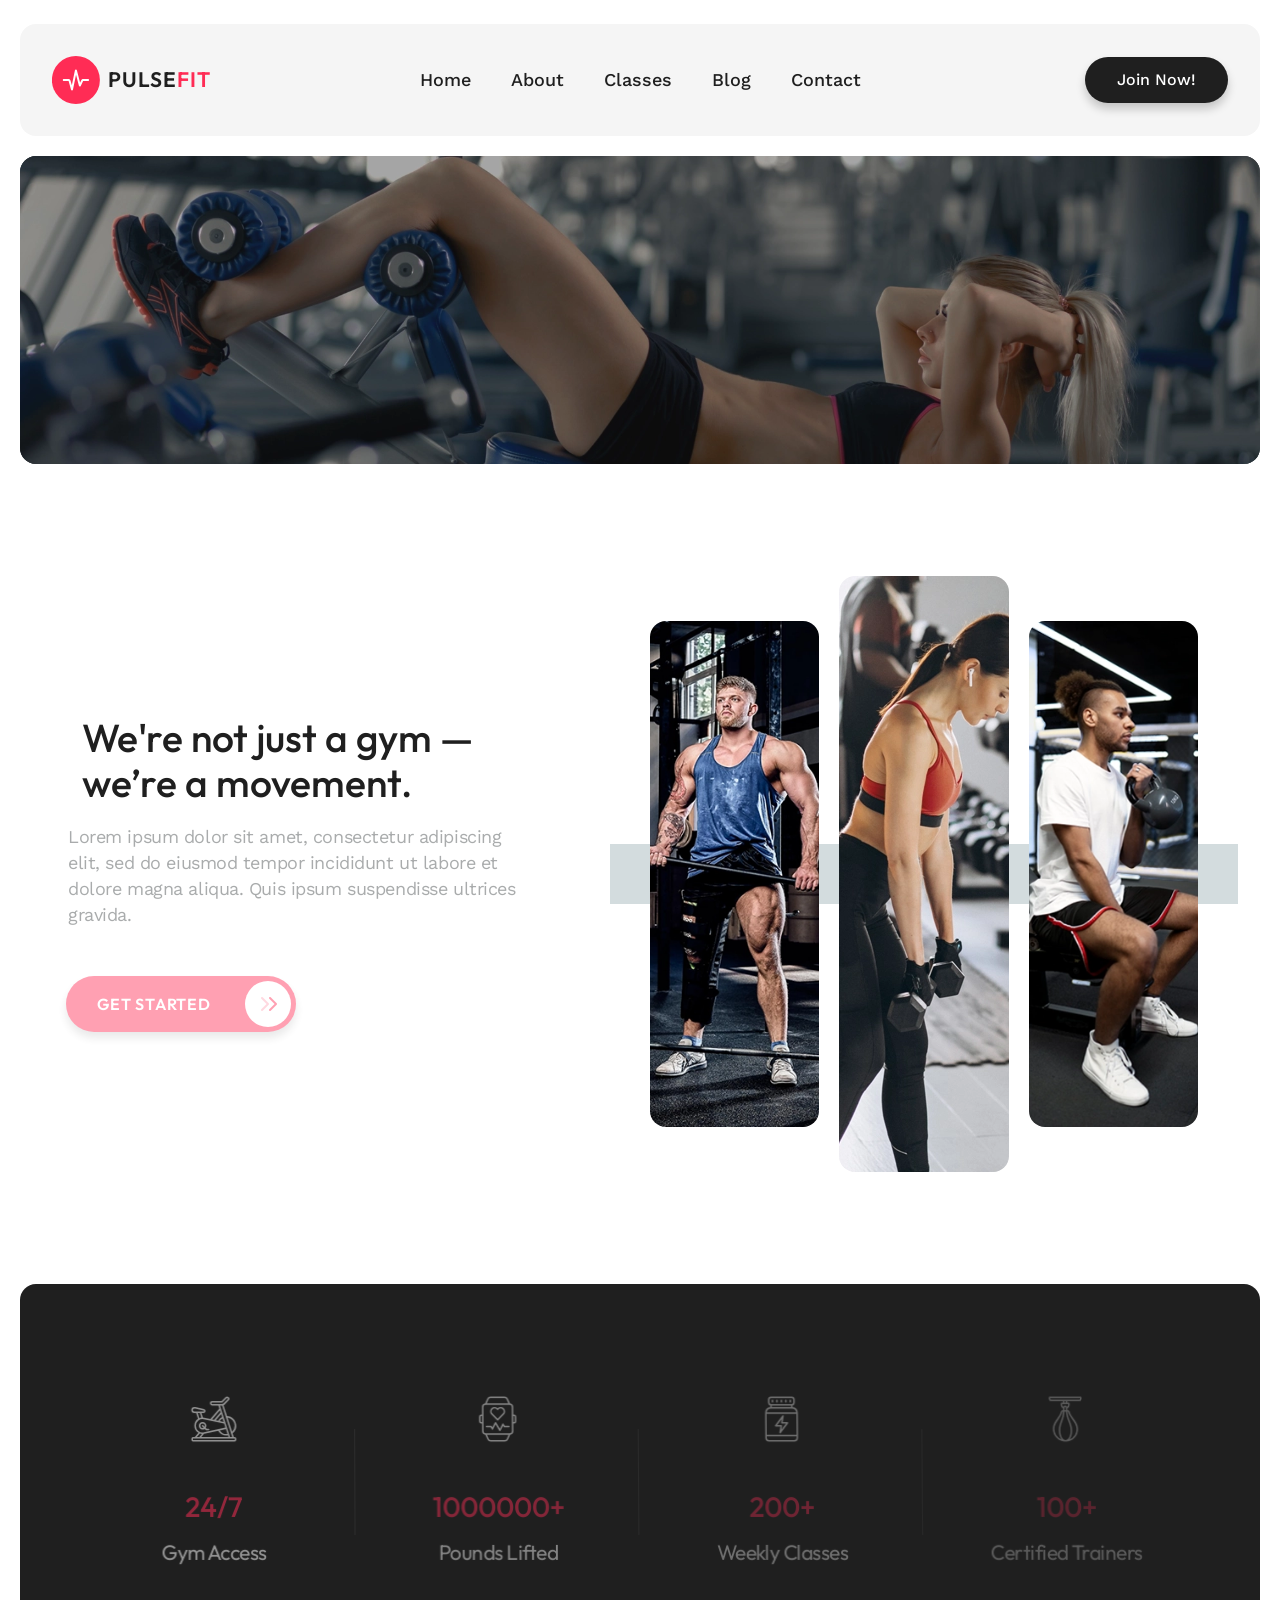
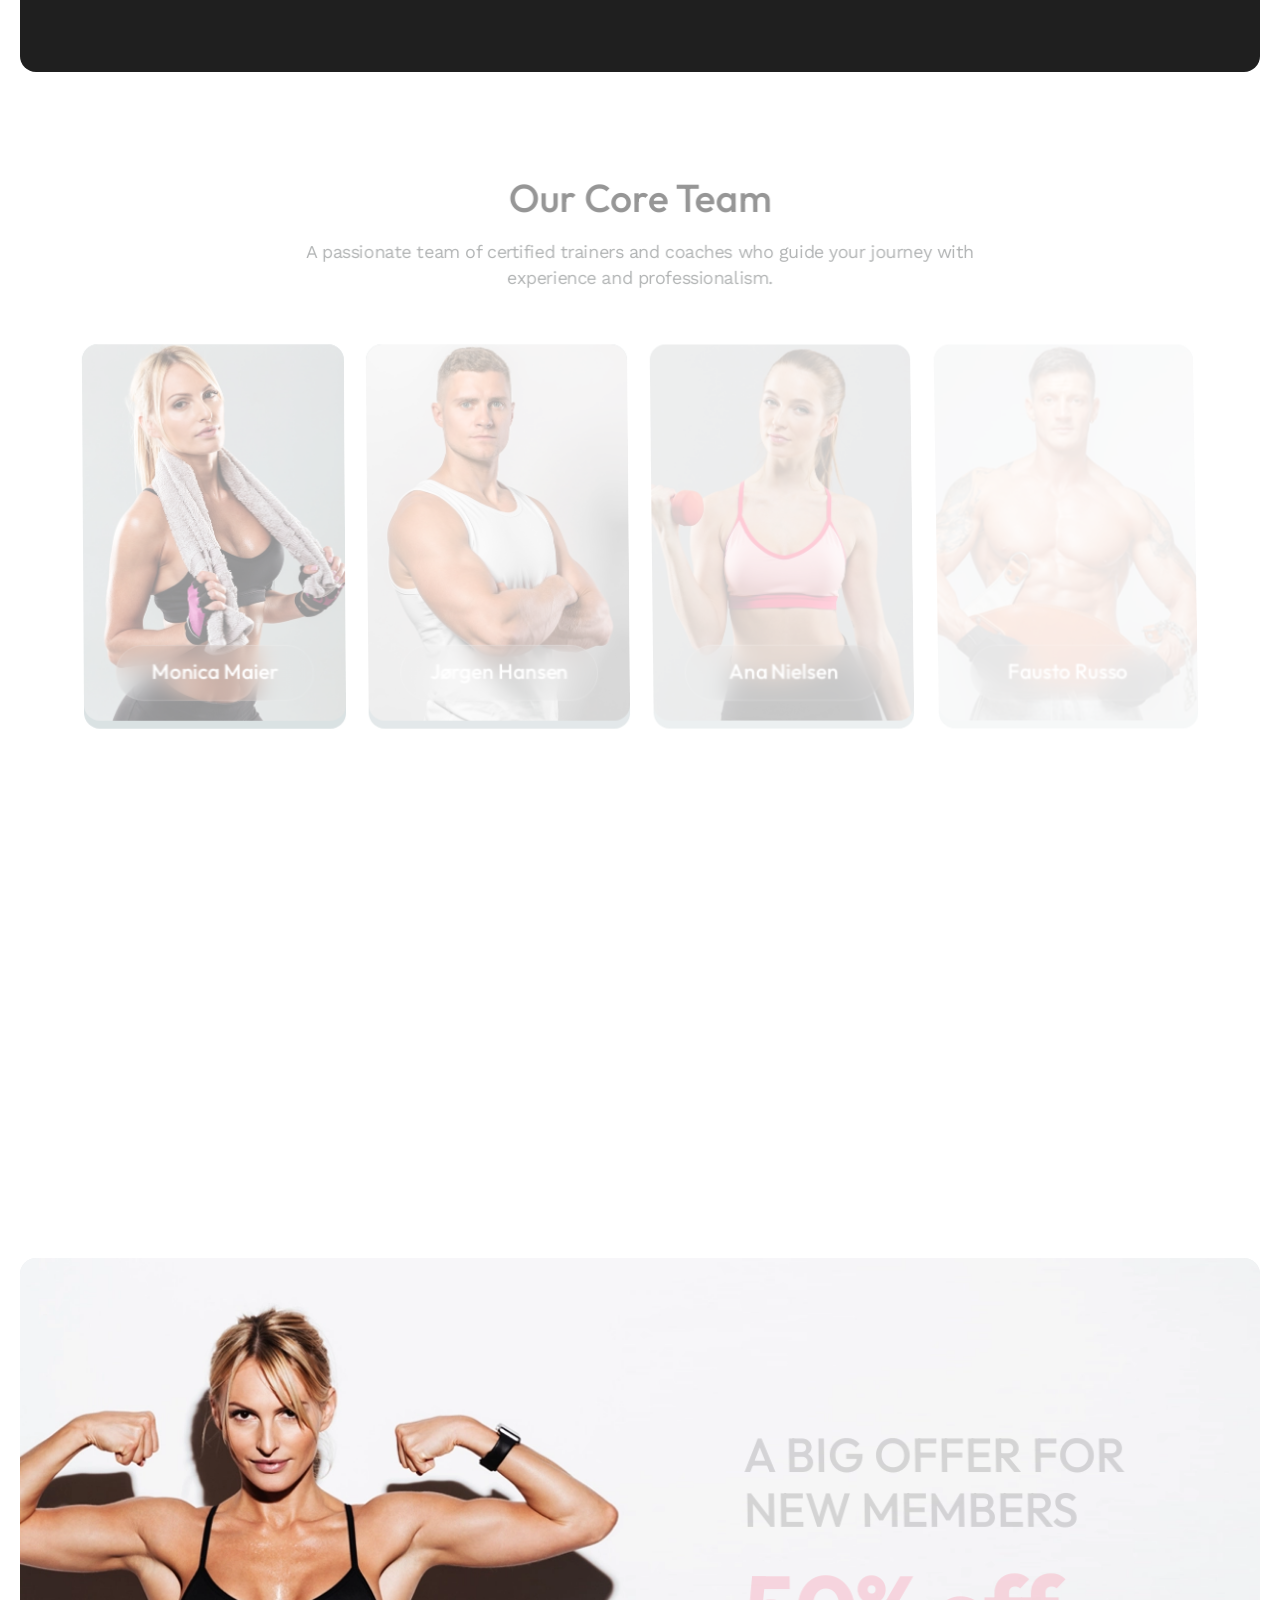
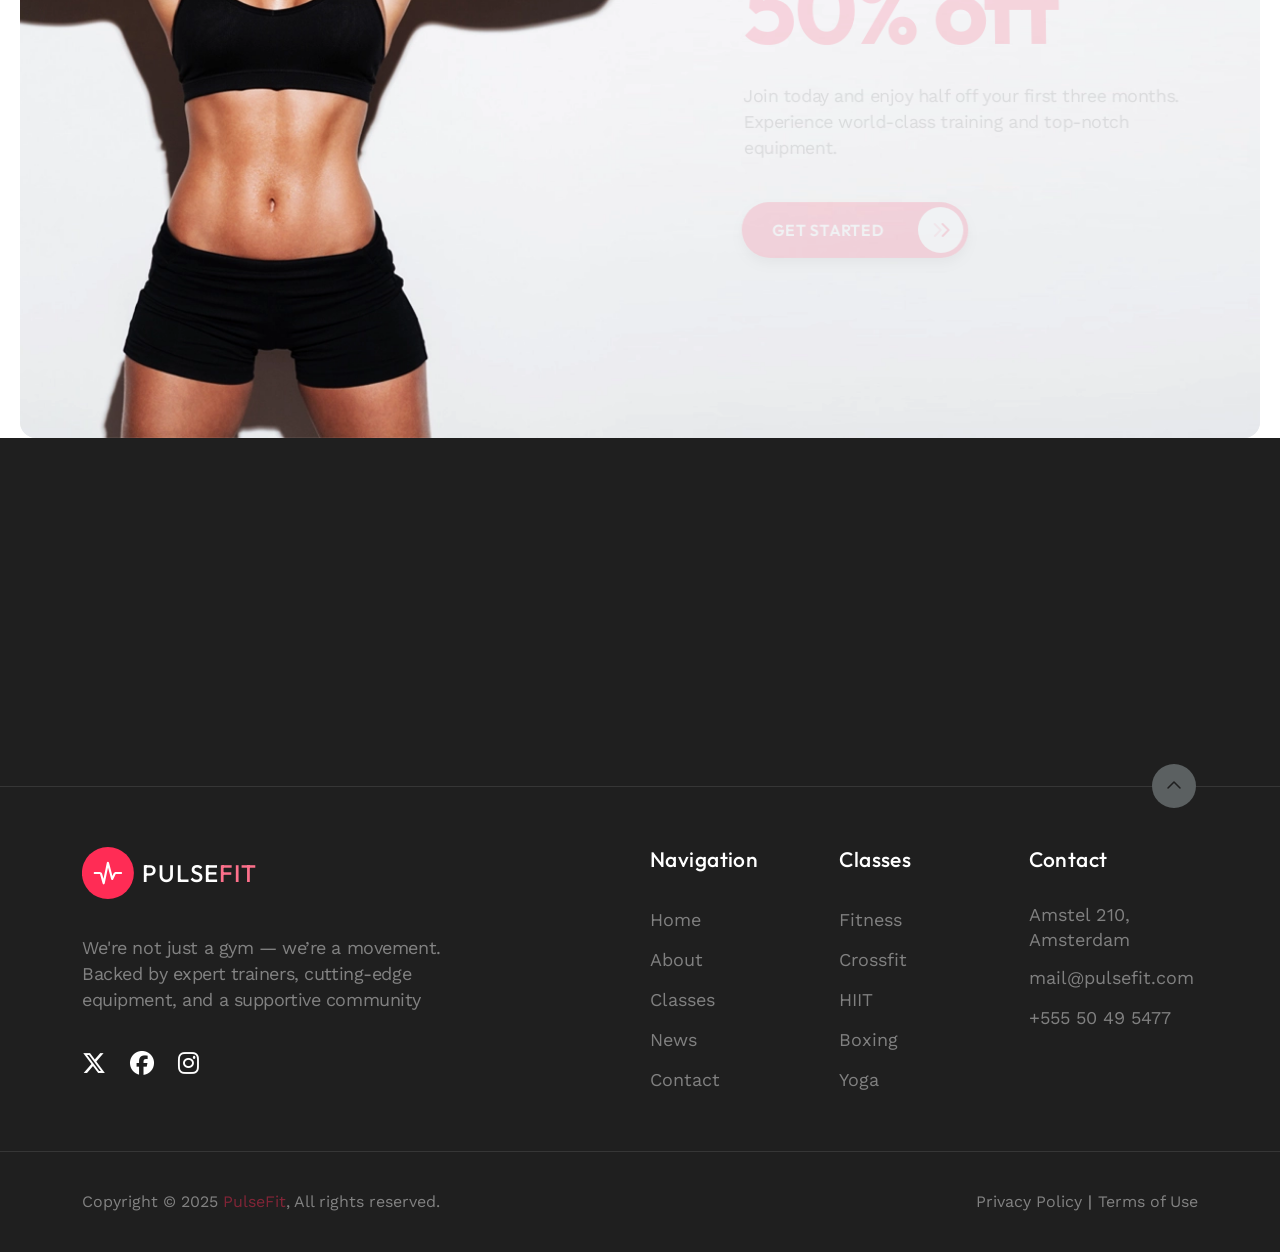
<file: about.html>
<!DOCTYPE html>
<html lang="en">
<head>
<title>PulseFit - About</title>
<link rel="icon" href="images/favicon.png">
<meta charset="utf-8">
<meta http-equiv="X-UA-Compatible" content="IE=edge">
<meta name="description" content="PulseFit Project">
<meta name="viewport" content="width=device-width, initial-scale=1">
<link rel="stylesheet" type="text/css" href="styles/bootstrap-5.3.3/bootstrap.min.css">
<link rel="stylesheet" type="text/css" href="plugins/font-awesome-v6.5.1/css/fontawesome.min.css">
<link rel="stylesheet" type="text/css" href="plugins/font-awesome-v6.5.1/css/light.css">
<link rel="stylesheet" type="text/css" href="plugins/font-awesome-v6.5.1/css/regular.css">
<link rel="stylesheet" type="text/css" href="plugins/font-awesome-v6.5.1/css/solid.css">
<link rel="stylesheet" type="text/css" href="plugins/font-awesome-v6.5.1/css/brands.css">
<link rel="stylesheet" type="text/css" href="plugins/OwlCarousel2-2.2.1/owl.carousel.css">
<link rel="stylesheet" type="text/css" href="plugins/OwlCarousel2-2.2.1/owl.theme.default.css">
<link rel="stylesheet" type="text/css" href="plugins/OwlCarousel2-2.2.1/animate.css">
<link rel="stylesheet" type="text/css" href="plugins/hamburgers/hamburgers.min.css">
<link rel="stylesheet" type="text/css" href="plugins/photoswipe/photoswipe.css">
<link rel="stylesheet" type="text/css" href="plugins/lity-2.4.1/lity.min.css">
<link rel="stylesheet" type="text/css" href="styles/about.css">
<link rel="stylesheet" type="text/css" href="styles/about_responsive.css">
</head>
<body>

<div class="super_container">
	
    <!-- HEADER -->
    <header class="header" id="header">
        <div class="header_inner d-flex flex-row align-items-center justify-content-between">
            <div class="header-logo">
                <a href="#" class="d-flex flex-row align-items-center"><img src="images/logo.svg" alt="" aria-hidden="true"><span>Pulse<span>Fit</span></span></a>
            </div>

            <!-- Main Navigation -->
            <nav class="main-nav" id="main-nav" aria-label="Main navigation">
                <ul class="d-flex flex-row align-items-center">
                    <li><a href="index.html">Home</a></li>
                    <li><a href="#">About</a></li>
                    <li><a href="classes.html">Classes</a></li>
                    <li><a href="blog.html">Blog</a></li>
                    <li><a href="contact.html">Contact</a></li>
                </ul>
            </nav>

            <!-- Join now button -->
            <div class="header-extra">
                <a href="#" class="header-button">Join Now!</a>
            </div>

            <!-- Hamburger button -->
            <button id="hamburger" class="hamburger hamburger--squeeze menu-button" type="button">
                <span class="hamburger-box">
                    <span class="hamburger-inner"></span>
                </span>
            </button>

        </div>
    </header>

    <!-- MENU -->
    <nav class="menu" aria-label="Mobile">
        <div class="menu-container">
            <img src="images/menu.png" alt="Portrait of focused fitness woman">
            <div class="menu-content d-flex flex-column align-items-center">
                <!-- Menu Navigation -->
                <ul class="menu-nav-container">
                    <li><a href="index.html">Home</a></li>
                    <li><a href="#">About</a></li>
                    <li><a href="classes.html">Classes</a></li>
                    <li><a href="blog.html">Blog</a></li>
                    <li><a href="contact.html">Contact</a></li>
                </ul>
                <!-- Menu CTA button -->
                 <div class="menu-btn">
                    <a href="#" class="primary-button menu-cta-button d-flex flex-row align-items-center">
                        <span class="button-arrow trans_300"><i class="fa-thin fa-chevron-right"></i><i class="fa-thin fa-chevron-right"></i></span>
                        <span class="button-text trans_300">get started</span>
                    </a>
                 </div>
            </div>
            <!-- Menu Social Links -->
            <ul class="menu-social d-flex flex-row align-items-center justify-content-center" aria-label="Social media">
                <li><a href="#" aria-label="Twitter-X"><i class="fa-brands fa-x-twitter trans_300"></i></a></li>
                <li><a href="#" aria-label="Facebook"><i class="fa-brands fa-facebook trans_300"></i></a></li>
                <li><a href="#" aria-label="Instagram"><i class="fa-brands fa-instagram trans_300"></i></a></li>
            </ul>
        </div>
    </nav>

    <main>

    <!-- HERO -->
    <header class="hero" id="hero">
        <div class="hero-inner reveal_1">
            <!-- Hero content -->
             <div class="hero-background">
                <img src="images/about-hero.webp" alt="Sporty attractive woman training in a morning gym.">
            </div>
            <div class="hero_content_container">
                <div class="hero-background">
                    <img src="images/about-hero.webp" alt="Sporty attractive woman training in a morning gym.">
                </div>
                <div class="container">
                    <div class="row">
                        <div class="col">
                            <div class="hero_content text-center">
                                <h1 class="hero-title reveal_3">About Us</h1>
                                <nav class="breadcrumbs reveal_3" aria-label="Breadcrumb">
                                    <ol>
                                        <li><a href="index.html">Home</a></li>
                                        <li aria-current="page">About</li>
                                    </ol>
                                </nav>
                            </div>
                        </div>
                    </div>
                </div>
            </div>

        </div>
    </header>

    <!-- ABOUT -->
    <section class="about" id="about" aria-labelledby="about-heading">
        <div class="container">
            <div class="row row-eq-height">
                <div class="col-lg-6">
                    <div class="about_container d-flex flex-column justify-content-center">
                        <div class="section_title_container">
                            <h2 class="section-title reveal_left" id="about-heading">We're not just a gym — we’re a movement.</h2>
                            <p class="section-subtext reveal_left">Lorem ipsum dolor sit amet, consectetur adipiscing elit, sed do eiusmod tempor incididunt ut labore et dolore magna aliqua. Quis ipsum suspendisse ultrices gravida. </p>
                            <a href="#" class="primary-button about_button trans_300 reveal_left">
                                <span class="button-arrow trans_300"><i class="fa-thin fa-chevron-right"></i><i class="fa-thin fa-chevron-right"></i></span>
                                <span class="button-text trans_300">get started</span>
                            </a>
                        </div>
                    </div>
                </div>
                <div class="col-lg-6">
                    <div class="about_pics_container d-flex flex-row align-items-center">
                        <div class="about_pic reveal_right">
                            <div>
                                <img src="images/about-pic-2.webp" alt="">
                            </div>
                        </div>
                        <div class="about_pic reveal_right">
                            <div>
                                <img src="images/about-pic-1.webp" alt="">
                            </div>
                        </div>
                        <div class="about_pic reveal_right">
                            <div>
                                <img src="images/about-pic-3.webp" alt="">
                            </div>
                        </div>
                    </div>
                    <a href="#" class="primary-button about_button_2 trans_300 reveal_2">
                        <span class="button-arrow trans_300"><i class="fa-thin fa-chevron-right"></i><i class="fa-thin fa-chevron-right"></i></span>
                        <span class="button-text trans_300">get started</span>
                    </a>
                </div>
            </div>
        </div>
    </section>

    <!-- STATS -->
    <section class="stats section_dark" id="stats" aria-labelledby="stats-heading">
        <div class="stats_inner">
            <div class="container">
                <div class="row stats_row">

                    <!-- Stats item -->
                    <div class="col-lg-3 col-sm-6">
                        <div class="stat d-flex flex-column align-items-center text-center stagger_stats">
                            <div class="stat_icon_container d-flex flex-column align-items-center justify-content-center">
                                <img src="images/features_8.svg" alt="An icon showing happy pulsefit gym members.">
                            </div>
                            <h3 class="counter"><span>24</span>/<span>7</span></h3>
                            <p>Gym Access</p>
                        </div>
                    </div>

                    <!-- Stats item -->
                    <div class="col-lg-3 col-sm-6">
                        <div class="stat d-flex flex-column align-items-center text-center stagger_stats">
                            <div class="stat_icon_container d-flex flex-column align-items-center justify-content-center">
                                <img src="images/features_7.svg" alt="An icon showing strength of a diamond.">
                            </div>
                            <h3 class="counter"><span>1000000</span>+</h3>
                            <p>Pounds Lifted</p>
                        </div>
                    </div>

                    <!-- Stats item -->
                    <div class="col-lg-3 col-sm-6">
                        <div class="stat d-flex flex-column align-items-center text-center stagger_stats">
                            <div class="stat_icon_container d-flex flex-column align-items-center justify-content-center">
                                <img src="images/features_6.svg" alt="An icon showing a full battery.">
                            </div>
                            <h3 class="counter"><span>200</span>+</h3>
                            <p>Weekly Classes</p>
                        </div>
                    </div>

                    <!-- Stats item -->
                    <div class="col-lg-3 col-sm-6">
                        <div class="stat d-flex flex-column align-items-center text-center stagger_stats">
                            <div class="stat_icon_container d-flex flex-column align-items-center justify-content-center">
                                <img src="images/features_5.svg" alt="An icon showing a magic wand.">
                            </div>
                            <h3 class="counter"><span>100</span>+</h3>
                            <p>Certified Trainers</p>
                        </div>
                    </div>

                </div>
            </div>
        </div>
    </section>

    <!-- TEAM -->
    <section class="team" id="team" aria-labelledby="team-heading">
        <div class="container">
            <div class="row">
                <div class="col">
                    <div class="section_title_container text-center">
                        <h2 class="section-title reveal_2" id="team-heading">Our Core Team</h2>
                        <p class="section-subtext reveal_2">A passionate team of certified trainers and coaches who guide your journey with experience and professionalism.</p>
                    </div>
                </div>
            </div>
            <div class="row team_row">

                <!-- Team Item -->
                <div class="col-xl-3 col-md-6">
                    <figure class="team_item stagger_team">
                        <div class="team_item_container">
                            <div class="team_overlay"></div>
                            <div class="team_photo">
                                <img src="images/team_1.webp" alt="Portrait of Monica Maier - Strength Trainer">
                            </div>
                            <figcaption class="team_content text-center trans_400">
                                <h3 class="team_title text-center">
                                    <a href="#">Monica Maier</a>
                                </h3>
                                <div class="team_content_extra trans_300">
                                    <p class="team_desc">Sed do eiusmod tempor incidi dunt ut labore ul tempor.</p>
                                    <ul class="team_social_container d-flex flex-row align-items-center justify-content-center">
                                        <li><a href="#" aria-label="Twitter-X"><i class="fa-brands fa-x-twitter trans_300"></i></a></li>
                                        <li><a href="#" aria-label="Facebook"><i class="fa-brands fa-facebook trans_300"></i></a></li>
                                        <li><a href="#" aria-label="Instagram"><i class="fa-brands fa-instagram trans_300"></i></a></li>
                                    </ul>
                                </div>
                            </figcaption>
                        </div>
                    </figure>
                </div>

                <!-- Team Item -->
                <div class="col-xl-3 col-md-6">
                    <figure class="team_item stagger_team">
                        <div class="team_item_container">
                            <div class="team_overlay"></div>
                            <div class="team_photo">
                                <img src="images/team_2.webp" alt="Portrait of Jørgen Hansen - Fitness Trainer">
                            </div>
                            <figcaption class="team_content text-center trans_400">
                                <h3 class="team_title text-center">
                                    <a href="#">Jørgen Hansen</a>
                                </h3>
                                <div class="team_content_extra trans_300">
                                    <p class="team_desc">Sed do eiusmod tempor incidi dunt ut labore ul tempor.</p>
                                    <ul class="team_social_container d-flex flex-row align-items-center justify-content-center">
                                        <li><a href="#" aria-label="Twitter-X"><i class="fa-brands fa-x-twitter trans_300"></i></a></li>
                                        <li><a href="#" aria-label="Facebook"><i class="fa-brands fa-facebook trans_300"></i></a></li>
                                        <li><a href="#" aria-label="Instagram"><i class="fa-brands fa-instagram trans_300"></i></a></li>
                                    </ul>
                                </div>
                            </figcaption>
                        </div>
                    </figure>
                </div>

                <!-- Team Item -->
                <div class="col-xl-3 col-md-6">
                    <figure class="team_item stagger_team">
                        <div class="team_item_container">
                            <div class="team_overlay"></div>
                            <div class="team_photo">
                                <img src="images/team_3.webp" alt="Portrait of Ana Nielsen  - Boxing Trainer">
                            </div>
                            <figcaption class="team_content text-center trans_400">
                                <h3 class="team_title text-center">
                                    <a href="#">Ana Nielsen</a>
                                </h3>
                                <div class="team_content_extra trans_300">
                                    <p class="team_desc">Sed do eiusmod tempor incidi dunt ut labore ul tempor.</p>
                                    <ul class="team_social_container d-flex flex-row align-items-center justify-content-center">
                                        <li><a href="#" aria-label="Twitter-X"><i class="fa-brands fa-x-twitter trans_300"></i></a></li>
                                        <li><a href="#" aria-label="Facebook"><i class="fa-brands fa-facebook trans_300"></i></a></li>
                                        <li><a href="#" aria-label="Instagram"><i class="fa-brands fa-instagram trans_300"></i></a></li>
                                    </ul>
                                </div>
                            </figcaption>
                        </div>
                    </figure>
                </div>

                <!-- Team Item -->
                <div class="col-xl-3 col-md-6">
                    <figure class="team_item stagger_team">
                        <div class="team_item_container">
                            <div class="team_overlay"></div>
                            <div class="team_photo">
                                <img src="images/team_4.webp" alt="Portrait of Fausto Russo - Strength Trainer">
                            </div>
                            <figcaption class="team_content text-center trans_400">
                                <h3 class="team_title text-center">
                                    <a href="#">Fausto Russo</a>
                                </h3>
                                <div class="team_content_extra trans_300">
                                    <p class="team_desc">Sed do eiusmod tempor incidi dunt ut labore ul tempor.</p>
                                    <ul class="team_social_container d-flex flex-row align-items-center justify-content-center">
                                        <li><a href="#" aria-label="Twitter-X"><i class="fa-brands fa-x-twitter trans_300"></i></a></li>
                                        <li><a href="#" aria-label="Facebook"><i class="fa-brands fa-facebook trans_300"></i></a></li>
                                        <li><a href="#" aria-label="Instagram"><i class="fa-brands fa-instagram trans_300"></i></a></li>
                                    </ul>
                                </div>
                            </figcaption>
                        </div>
                    </figure>
                </div>

                <!-- Team Item -->
                <div class="col-xl-3 col-md-6">
                    <figure class="team_item stagger_team">
                        <div class="team_item_container">
                            <div class="team_overlay"></div>
                            <div class="team_photo">
                                <img src="images/team_5.webp" alt="Portrait of Alex Bauer - Cardio Trainer">
                            </div>
                            <figcaption class="team_content text-center trans_400">
                                <h3 class="team_title text-center">
                                    <a href="#">Alex Bauer</a>
                                </h3>
                                <div class="team_content_extra trans_300">
                                    <p class="team_desc">Sed do eiusmod tempor incidi dunt ut labore ul tempor.</p>
                                    <ul class="team_social_container d-flex flex-row align-items-center justify-content-center">
                                        <li><a href="#" aria-label="Twitter-X"><i class="fa-brands fa-x-twitter trans_300"></i></a></li>
                                        <li><a href="#" aria-label="Facebook"><i class="fa-brands fa-facebook trans_300"></i></a></li>
                                        <li><a href="#" aria-label="Instagram"><i class="fa-brands fa-instagram trans_300"></i></a></li>
                                    </ul>
                                </div>
                            </figcaption>
                        </div>
                    </figure>
                </div>

                <!-- Team Item -->
                <div class="col-xl-3 col-md-6">
                    <figure class="team_item stagger_team">
                        <div class="team_item_container">
                            <div class="team_overlay"></div>
                            <div class="team_photo">
                                <img src="images/team_6.webp" alt="Portrait of Maria - Yoga Trainer">
                            </div>
                            <figcaption class="team_content text-center trans_400">
                                <h3 class="team_title text-center">
                                    <a href="#">Maria Dubois</a>
                                </h3>
                                <div class="team_content_extra trans_300">
                                    <p class="team_desc">Sed do eiusmod tempor incidi dunt ut labore ul tempor.</p>
                                    <ul class="team_social_container d-flex flex-row align-items-center justify-content-center">
                                        <li><a href="#" aria-label="Twitter-X"><i class="fa-brands fa-x-twitter trans_300"></i></a></li>
                                        <li><a href="#" aria-label="Facebook"><i class="fa-brands fa-facebook trans_300"></i></a></li>
                                        <li><a href="#" aria-label="Instagram"><i class="fa-brands fa-instagram trans_300"></i></a></li>
                                    </ul>
                                </div>
                            </figcaption>
                        </div>
                    </figure>
                </div>

                <!-- Team Item -->
                <div class="col-xl-3 col-md-6">
                    <figure class="team_item stagger_team">
                        <div class="team_item_container">
                            <div class="team_overlay"></div>
                            <div class="team_photo">
                                <img src="images/team_7.webp" alt="Portrait of Diego Navarro - Strength Trainer">
                            </div>
                            <figcaption class="team_content text-center trans_400">
                                <h3 class="team_title text-center">
                                    <a href="#">Diego Navarro</a>
                                </h3>
                                <div class="team_content_extra trans_300">
                                    <p class="team_desc">Sed do eiusmod tempor incidi dunt ut labore ul tempor.</p>
                                    <ul class="team_social_container d-flex flex-row align-items-center justify-content-center">
                                        <li><a href="#" aria-label="Twitter-X"><i class="fa-brands fa-x-twitter trans_300"></i></a></li>
                                        <li><a href="#" aria-label="Facebook"><i class="fa-brands fa-facebook trans_300"></i></a></li>
                                        <li><a href="#" aria-label="Instagram"><i class="fa-brands fa-instagram trans_300"></i></a></li>
                                    </ul>
                                </div>
                            </figcaption>
                        </div>
                    </figure>
                </div>

                <!-- Team Item -->
                <div class="col-xl-3 col-md-6">
                    <figure class="team_item stagger_team">
                        <div class="team_item_container">
                            <div class="team_overlay"></div>
                            <div class="team_photo">
                                <img src="images/team_8.webp" alt="Portrait of Sonya Moretti - Cardio Trainer">
                            </div>
                            <figcaption class="team_content text-center trans_400">
                                <h3 class="team_title text-center">
                                    <a href="#">Sonya Moretti</a>
                                </h3>
                                <div class="team_content_extra trans_300">
                                    <p class="team_desc">Sed do eiusmod tempor incidi dunt ut labore ul tempor.</p>
                                    <ul class="team_social_container d-flex flex-row align-items-center justify-content-center">
                                        <li><a href="#" aria-label="Twitter-X"><i class="fa-brands fa-x-twitter trans_300"></i></a></li>
                                        <li><a href="#" aria-label="Facebook"><i class="fa-brands fa-facebook trans_300"></i></a></li>
                                        <li><a href="#" aria-label="Instagram"><i class="fa-brands fa-instagram trans_300"></i></a></li>
                                    </ul>
                                </div>
                            </figcaption>
                        </div>
                    </figure>
                </div>

            </div>
        </div>
    </section>

    <!-- CTA -->
    <section class="cta" id="cta" aria-labelledby="cta_title">
        <div class="cta_inner">
            <img src="images/cta.webp" alt="Motivated gym member showing off their form.">
            <div class="container">
                <div class="row">
                    <div class="col-lg-6 offset-lg-6">
                        <div class="cta_content">
                            <h2 class="cta_title reveal_2">A Big Offer For New Members</h2>
                            <p class="cta_highlight reveal_2">50% off</p>
                            <p class="cta_desc reveal_2">Join today and enjoy half off your first three months. Experience world-class training and top-notch equipment.</p>
                            <a href="#" class="primary-button cta_button trans_300 reveal_2">
                                <span class="button-arrow trans_300"><i class="fa-thin fa-chevron-right"></i><i class="fa-thin fa-chevron-right"></i></span>
                                <span class="button-text trans_300">get started</span>
                            </a>
                        </div>
                    </div>
                </div>
            </div>
        </div>
    </section>

    <!-- NEWSLETTER -->
    <section class="newsletter section_dark" id="newsletter" aria-labelledby="newsletter-heading">
        <div class="container">
            <div class="row">
                <div class="col text-center">
                    <div class="section_title_container text-center">
                        <h2 class="section-title reveal_2" id="newsletter-heading">Subscribe to our <span>Newsletter</span></h2>
                        <p class="section-subtext reveal_2">Subscribe for workouts, news, and special offers. Fitness tips and updates delivered weekly.</p>
                    </div>
                    <form action="" class="newsletter_form text-center" id="newsletter_form">
                        <label for="newsletter_input" class="visually-hidden">Email address</label>
                        <input type="email" name="email" class="newsletter_input reveal_2" id="newsletter_input" placeholder="Your Email Here" required aria-required="true">
                        <button type="submit" class="newsletter_button reveal_2" id="newsletter_button">
                            <span class="visually-hidden">Subscribe</span>
                            <i class="fa-thin fa-chevron-right"></i>
                            <i class="fa-thin fa-chevron-right"></i>
                        </button>
                    </form>
                    <p class="form-status"></p>
                </div>
            </div>
        </div>
        <div class="scroll-top-container">
            <div class="container">
                <div class="row">
                    <div class="col">
                        <a href="#hero" class="scroll-top"><i class="fa-regular fa-chevron-up"></i></a>
                    </div>
                </div>
            </div>
        </div>
    </section>

    </main>

    <!-- FOOTER -->
    <footer class="footer" id="footer">
        <div class="container">
            <div class="row footer_row">
                <div class="col-lg-6 footer_content_col">
                    <article class="footer_content">
                        <div class="logo">
                            <a href="#" class="d-flex flex-row align-items-center"><img src="images/logo.svg" alt="" aria-hidden="true"><span>Pulse<span>Fit</span></span></a>
                        </div>
                        <p class="footer_desc">We're not just a gym — we’re a movement. Backed by expert trainers, cutting-edge equipment, and a supportive community</p>
                        <ul class="footer_social d-flex flex-row align-items-center" aria-label="Social media">
                            <li><a href="#" aria-label="Twitter-X"><i class="fa-brands fa-x-twitter trans_300"></i></a></li>
                            <li><a href="#" aria-label="Facebook"><i class="fa-brands fa-facebook trans_300"></i></a></li>
                            <li><a href="#" aria-label="Instagram"><i class="fa-brands fa-instagram trans_300"></i></a></li>
                        </ul>
                    </article>
                </div>
                <div class="col-lg-2 col-sm-4">
                    <nav class="footer_nav" aria-label="Main footer navigation">
                        <h3>Navigation</h3>
                        <ul>
                            <li><a href="index.html">Home</a></li>
                            <li><a href="#">About</a></li>
                            <li><a href="classes.html">Classes</a></li>
                            <li><a href="blog.html">News</a></li>
                            <li><a href="contact.html">Contact</a></li>
                        </ul>
                    </nav>
                </div>
                <div class="col-lg-2 col-sm-4">
                    <nav class="footer_nav" aria-label="classes">
                        <h3>Classes</h3>
                        <ul>
                            <li><a href="#">Fitness</a></li>
                            <li><a href="#">Crossfit</a></li>
                            <li><a href="#">HIIT</a></li>
                            <li><a href="#">Boxing</a></li>
                            <li><a href="#">Yoga</a></li>
                        </ul>
                    </nav>
                </div>
                <div class="col-lg-2 col-sm-4">
                    <section class="footer_contact">
                        <h3 id="footer-contact-heading">Contact</h3>
                        <address>
                            <span>Amstel 210, Amsterdam</span>
                            <a href="mailto:mail@pulsefit.com">mail@pulsefit.com</a>
                            <a href="tel:+55550495477">+555 50 49 5477</a>
                        </address>
                    </section>
                </div>
            </div>
        </div>
        <!-- Bottom -->
        <div class="footer_extra">
            <div class="container">
                <div class="row">
                    <div class="col">
                        <ul class="privacy_container d-flex flex-row align-items-center justify-content-between">
                            <li class="copyright">Copyright © 2025 <span>PulseFit</span>, All rights reserved.</li>
                            <li class="privacy">
                                <span><a href="#">Privacy Policy</a></span>
                                <span><a href="#">Terms of Use</a></span>
                            </li>
                        </ul>
                    </div>
                </div>
            </div>   
        </div>

    </footer>
</div>

<script src="js/jquery-3.6.4.min.js"></script>
<script src="styles/bootstrap-5.3.3/popper.js"></script>
<script src="styles/bootstrap-5.3.3/bootstrap.min.js"></script>
<script src="plugins/easing/easing.js"></script>
<script src="plugins/gsap/gsap.min.js"></script>
<script src="plugins/gsap/ScrollTrigger.min.js"></script>
<script src="plugins/wow/wow.min.js"></script>
<script src="plugins/OwlCarousel2-2.2.1/owl.carousel.js"></script>
<script src="plugins/photoswipe/photoswipe.umd.min.js"></script>
<script src="plugins/photoswipe/photoswipe-lightbox.umd.min.js"></script>
<script src="plugins/lity-2.4.1/lity.min.js"></script>
<script src="js/about.js"></script>
</body>
</html>
</file>
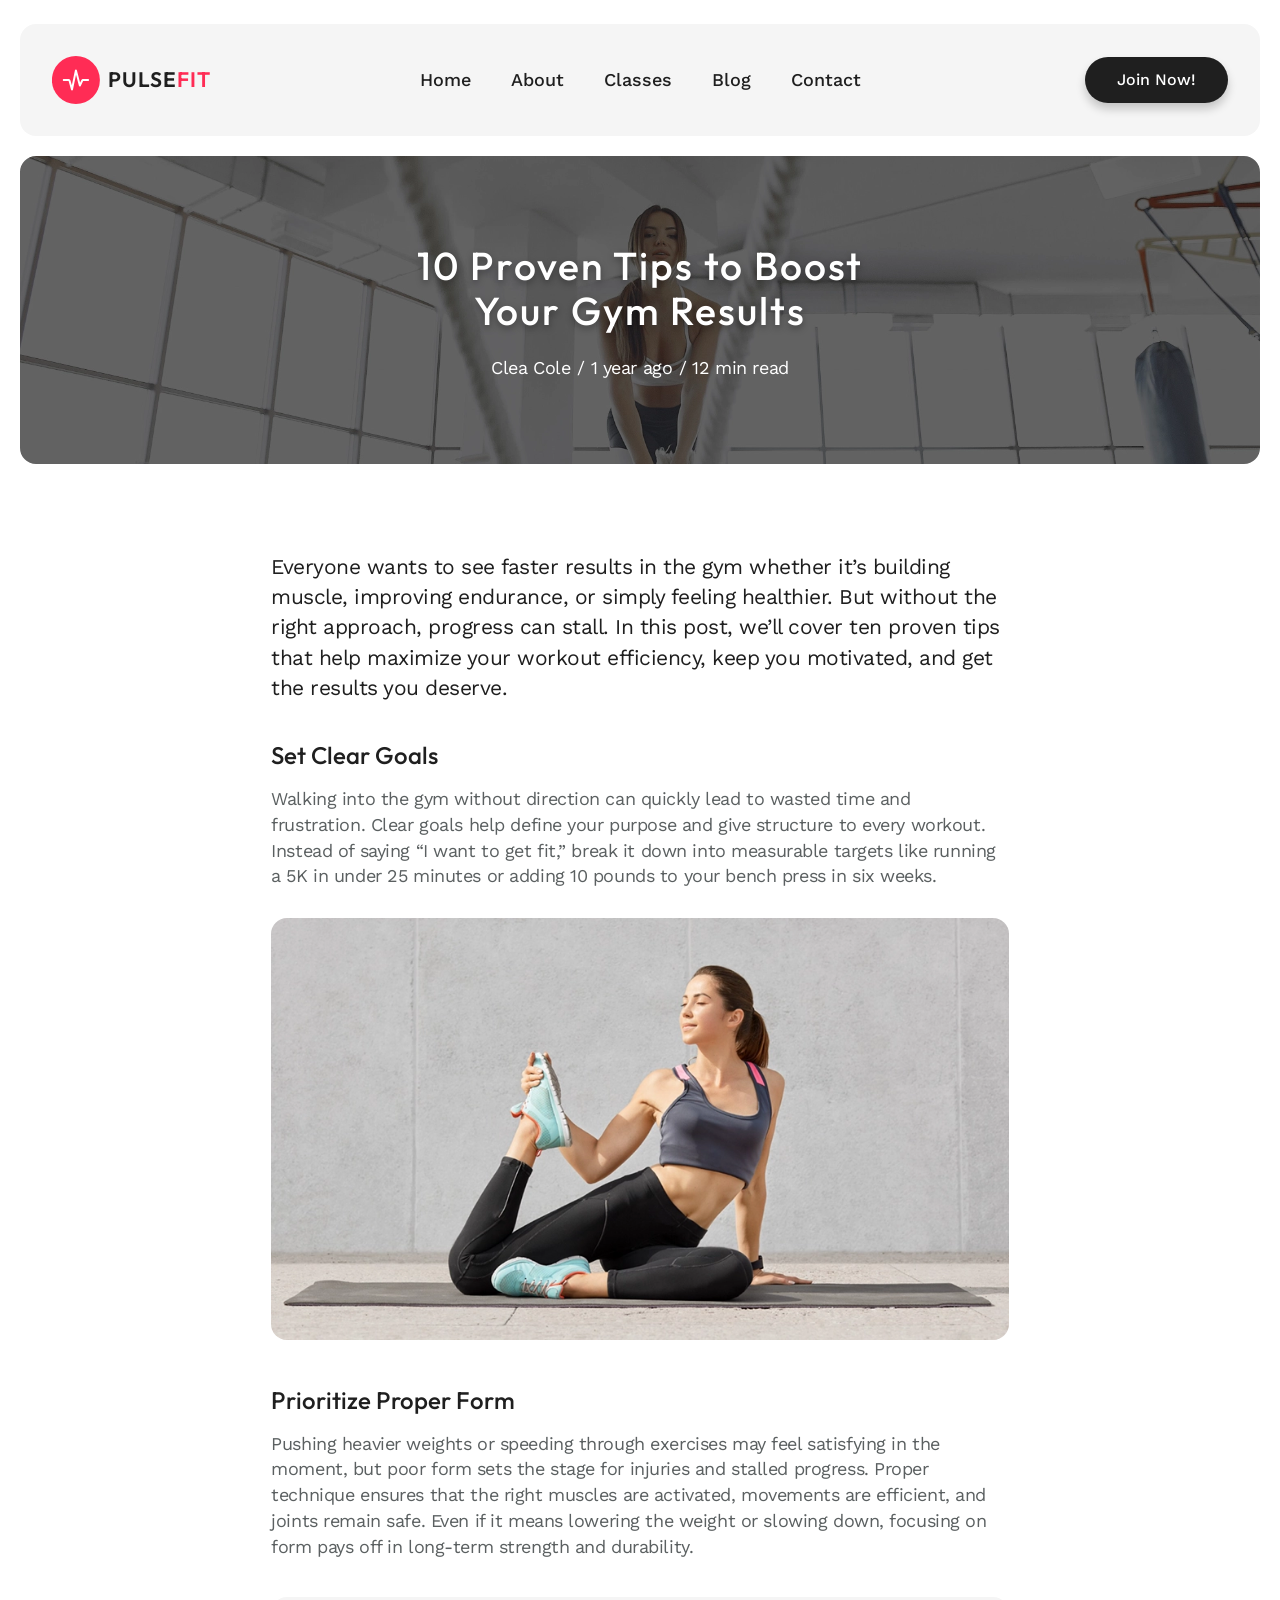
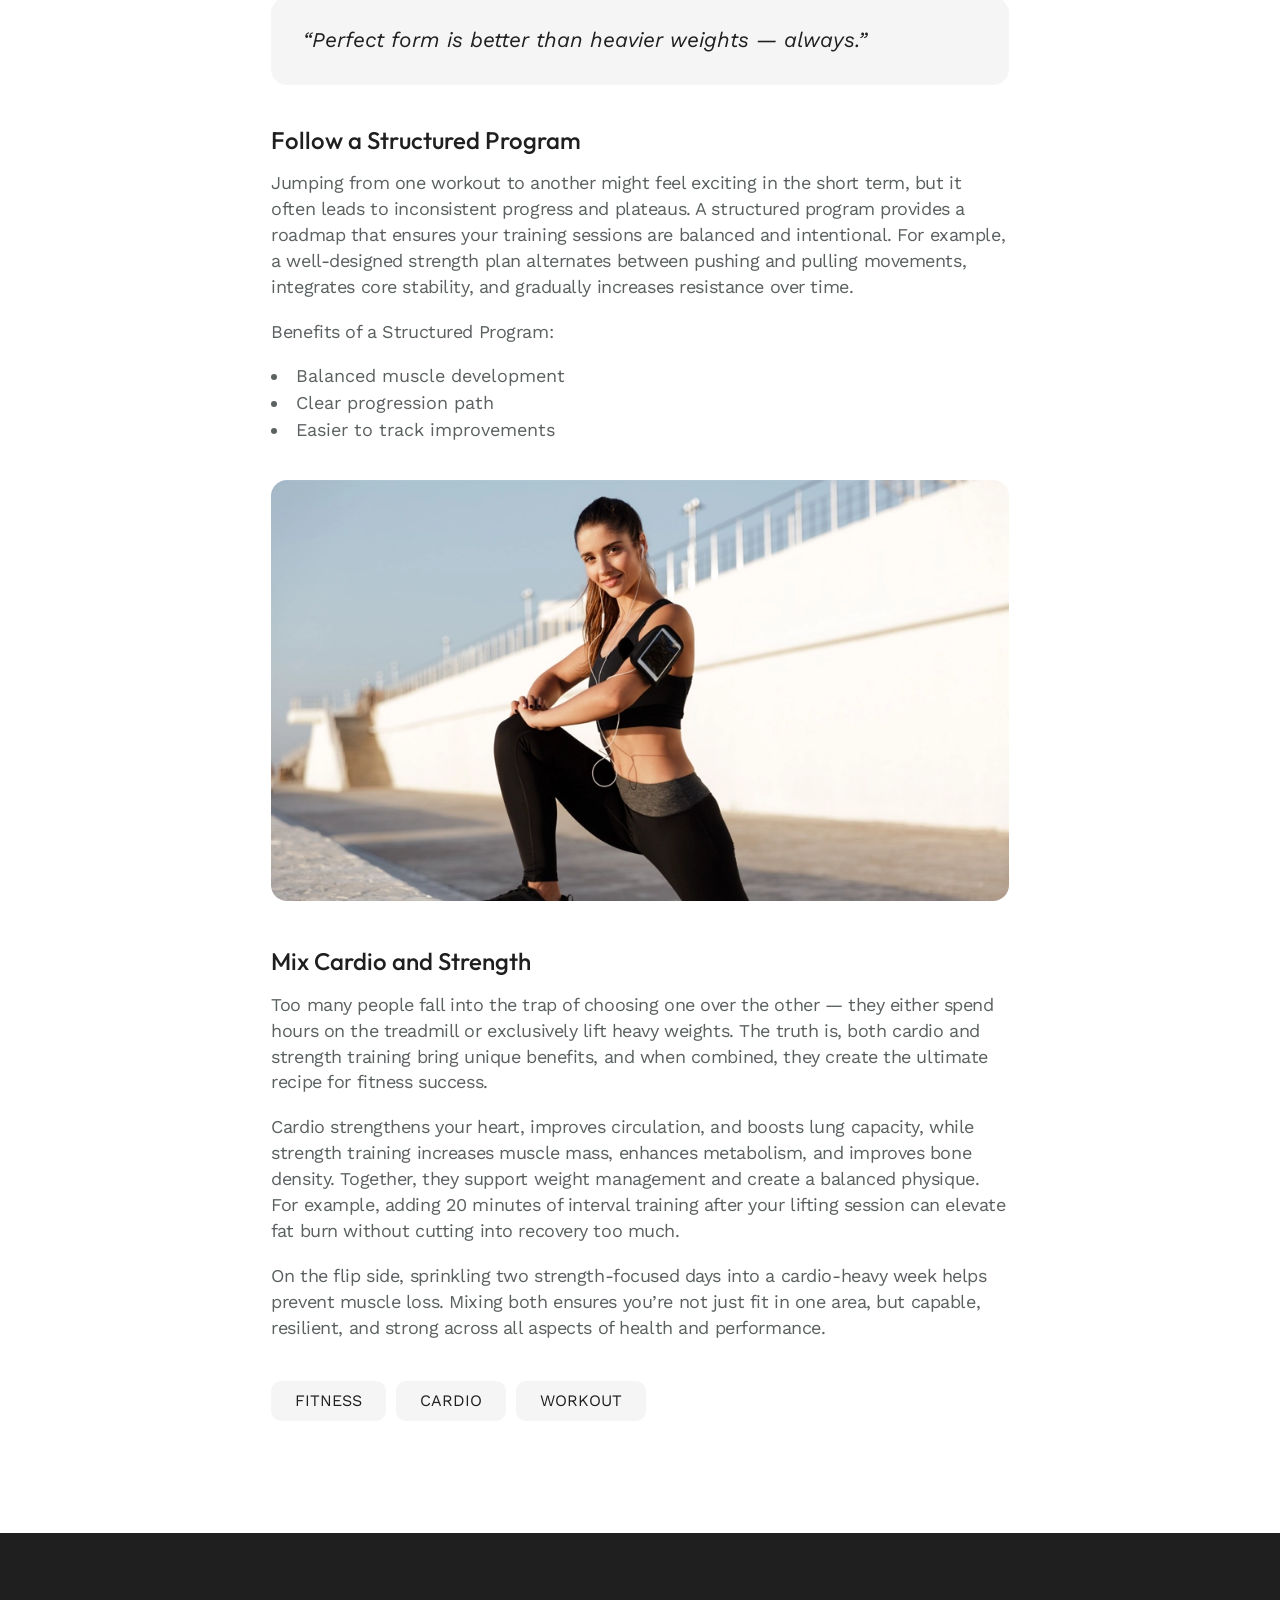
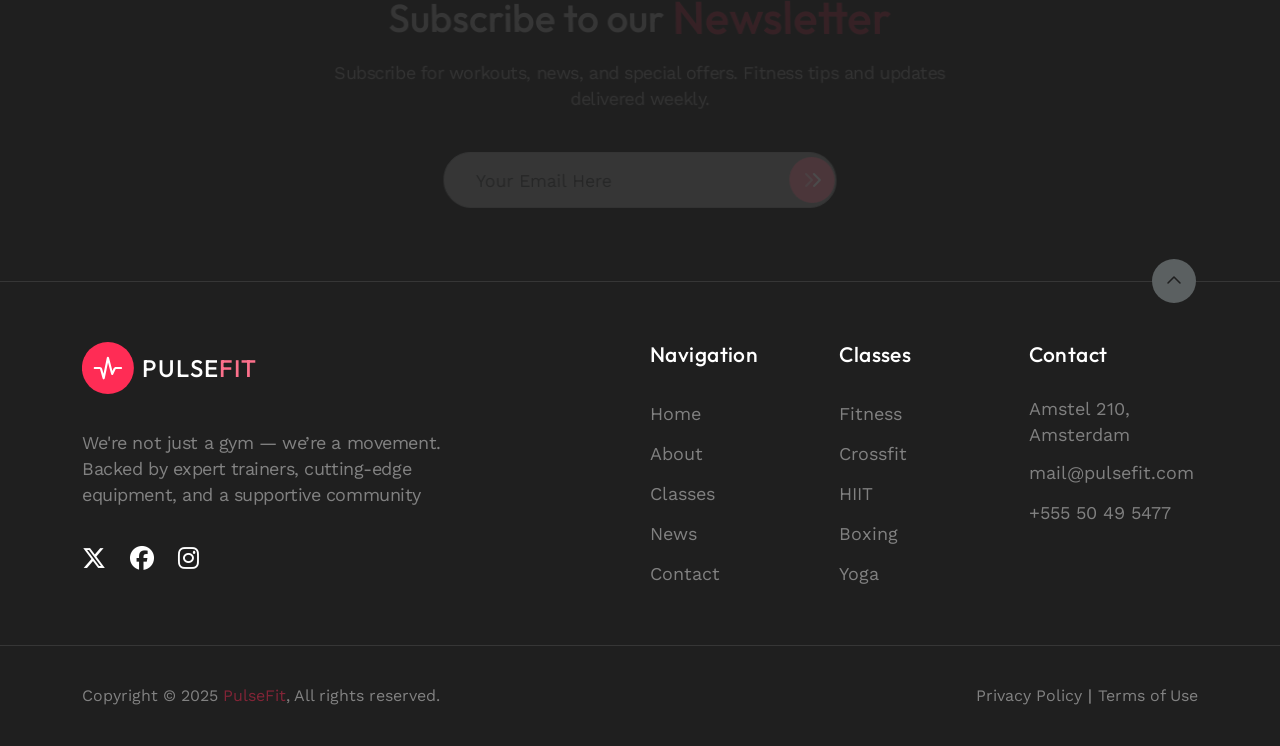
<file: blog.html>
<!DOCTYPE html>
<html lang="en">
<head>
<title>PulseFit - Blog</title>
<link rel="icon" href="images/favicon.png">
<meta charset="utf-8">
<meta http-equiv="X-UA-Compatible" content="IE=edge">
<meta name="description" content="PulseFit Project">
<meta name="viewport" content="width=device-width, initial-scale=1">
<link rel="stylesheet" type="text/css" href="styles/bootstrap-5.3.3/bootstrap.min.css">
<link rel="stylesheet" type="text/css" href="plugins/font-awesome-v6.5.1/css/fontawesome.min.css">
<link rel="stylesheet" type="text/css" href="plugins/font-awesome-v6.5.1/css/light.css">
<link rel="stylesheet" type="text/css" href="plugins/font-awesome-v6.5.1/css/regular.css">
<link rel="stylesheet" type="text/css" href="plugins/font-awesome-v6.5.1/css/solid.css">
<link rel="stylesheet" type="text/css" href="plugins/font-awesome-v6.5.1/css/brands.css">
<link rel="stylesheet" type="text/css" href="plugins/OwlCarousel2-2.2.1/owl.carousel.css">
<link rel="stylesheet" type="text/css" href="plugins/OwlCarousel2-2.2.1/owl.theme.default.css">
<link rel="stylesheet" type="text/css" href="plugins/OwlCarousel2-2.2.1/animate.css">
<link rel="stylesheet" type="text/css" href="plugins/hamburgers/hamburgers.min.css">
<link rel="stylesheet" type="text/css" href="plugins/photoswipe/photoswipe.css">
<link rel="stylesheet" type="text/css" href="plugins/lity-2.4.1/lity.min.css">
<link rel="stylesheet" type="text/css" href="styles/blog.css">
<link rel="stylesheet" type="text/css" href="styles/blog_responsive.css">
</head>
<body>

<div class="super_container">
	
    <!-- HEADER -->
    <header class="header" id="header">
        <div class="header_inner d-flex flex-row align-items-center justify-content-between">
            <div class="header-logo">
                <a href="#" class="d-flex flex-row align-items-center"><img src="images/logo.svg" alt="" aria-hidden="true"><span>Pulse<span>Fit</span></span></a>
            </div>

            <!-- Main Navigation -->
            <nav class="main-nav" id="main-nav" aria-label="Main navigation">
                <ul class="d-flex flex-row align-items-center">
                    <li><a href="index.html">Home</a></li>
                    <li><a href="about.html">About</a></li>
                    <li><a href="classes.html">Classes</a></li>
                    <li><a href="#">Blog</a></li>
                    <li><a href="contact.html">Contact</a></li>
                </ul>
            </nav>

            <!-- Join now button -->
            <div class="header-extra">
                <a href="#" class="header-button">Join Now!</a>
            </div>

            <!-- Hamburger button -->
            <button id="hamburger" class="hamburger hamburger--squeeze menu-button" type="button">
                <span class="hamburger-box">
                    <span class="hamburger-inner"></span>
                </span>
            </button>

        </div>
    </header>

    <!-- MENU -->
    <nav class="menu" aria-label="Mobile">
        <div class="menu-container">
            <img src="images/menu.png" alt="Portrait of focused fitness woman">
            <div class="menu-content d-flex flex-column align-items-center">
                <!-- Menu Navigation -->
                <ul class="menu-nav-container">
                    <li><a href="index.html">Home</a></li>
                    <li><a href="about.html">About</a></li>
                    <li><a href="classes.html">Classes</a></li>
                    <li><a href="#">Blog</a></li>
                    <li><a href="contact.html">Contact</a></li>
                </ul>
                <!-- Menu CTA button -->
                 <div class="menu-btn">
                    <a href="#" class="primary-button menu-cta-button d-flex flex-row align-items-center">
                        <span class="button-arrow trans_300"><i class="fa-thin fa-chevron-right"></i><i class="fa-thin fa-chevron-right"></i></span>
                        <span class="button-text trans_300">get started</span>
                    </a>
                 </div>
            </div>
            <!-- Menu Social Links -->
            <ul class="menu-social d-flex flex-row align-items-center justify-content-center" aria-label="Social media">
                <li><a href="#" aria-label="Twitter-X"><i class="fa-brands fa-x-twitter trans_300"></i></a></li>
                <li><a href="#" aria-label="Facebook"><i class="fa-brands fa-facebook trans_300"></i></a></li>
                <li><a href="#" aria-label="Instagram"><i class="fa-brands fa-instagram trans_300"></i></a></li>
            </ul>
        </div>
    </nav>

    <main>

    <!-- HERO -->
    <header class="hero" id="hero">
        <div class="hero-inner reveal_1">
            <div class="hero-background">
                <img src="images/blog-background.webp" alt="Sporty attractive woman training in a morning gym.">
            </div>
            <!-- Hero content -->
            <div class="hero_content_container">
                <div class="container">
                    <div class="row">
                        <div class="col">
                            <div class="hero_content text-center">
                                <h1 class="hero-title reveal_3">10 Proven Tips to Boost Your Gym Results</h1>
                                <p class="post-meta reveal_3">
                                    <span class="author">Clea Cole</span>
                                    <time datetime="2025-09-27T10:00:00" class="timeago">September 27, 2025</time>
                                    <span>12 min read</span>
                                </p>
                            </div>
                        </div>
                    </div>
                </div>
            </div>
        </div>
    </header>

    <!-- BLOG POST CONTENT -->
    <article class="post-content">
        <div class="container">
            <div class="row">
                <div class="col-lg-8 offset-lg-2">
                    <div class="post-container">
                        <p>Everyone wants to see faster results in the gym whether it’s building muscle, improving endurance, or simply feeling healthier. But without the right approach, progress can stall. In this post, we’ll cover ten proven tips that help maximize your workout efficiency, keep you motivated, and get the results you deserve.</p>
                        <h3>Set Clear Goals</h3>
                        <p>Walking into the gym without direction can quickly lead to wasted time and frustration. Clear goals help define your purpose and give structure to every workout. Instead of saying “I want to get fit,” break it down into measurable targets like running a 5K in under 25 minutes or adding 10 pounds to your bench press in six weeks.</p>
                        <img src="images/blog_4.webp" alt="Young woman excercising outside on a bright day">
                        <h3>Prioritize Proper Form</h3>
                        <p>Pushing heavier weights or speeding through exercises may feel satisfying in the moment, but poor form sets the stage for injuries and stalled progress. Proper technique ensures that the right muscles are activated, movements are efficient, and joints remain safe. Even if it means lowering the weight or slowing down, focusing on form pays off in long-term strength and durability.</p>
                        <blockquote>“Perfect form is better than heavier weights — always.”</blockquote>
                        <h3>Follow a Structured Program</h3>
                        <p>Jumping from one workout to another might feel exciting in the short term, but it often leads to inconsistent progress and plateaus. A structured program provides a roadmap that ensures your training sessions are balanced and intentional. For example, a well-designed strength plan alternates between pushing and pulling movements, integrates core stability, and gradually increases resistance over time.</p>
                        <p>Benefits of a Structured Program:</p>
                        <ul class="bullet-list">
                            <li>Balanced muscle development</li>
                            <li>Clear progression path</li>
                            <li>Easier to track improvements</li>
                        </ul>
                        <img src="images/blog_5.webp" alt="Young woman stretching outside on a bright day">
                        <h3>Mix Cardio and Strength</h3>
                        <p>Too many people fall into the trap of choosing one over the other — they either spend hours on the treadmill or exclusively lift heavy weights. The truth is, both cardio and strength training bring unique benefits, and when combined, they create the ultimate recipe for fitness success.</p>
                        <p>Cardio strengthens your heart, improves circulation, and boosts lung capacity, while strength training increases muscle mass, enhances metabolism, and improves bone density. Together, they support weight management and create a balanced physique. For example, adding 20 minutes of interval training after your lifting session can elevate fat burn without cutting into recovery too much.</p>
                        <p>On the flip side, sprinkling two strength-focused days into a cardio-heavy week helps prevent muscle loss. Mixing both ensures you’re not just fit in one area, but capable, resilient, and strong across all aspects of health and performance.</p>
                        <footer class="categories">
                            <ul>
                                <li><a href="#">fitness</a></li>
                                <li><a href="#">cardio</a></li>
                                <li><a href="#">workout</a></li>
                            </ul>
                        </footer>
                    </div> 
                </div>
            </div>
        </div>
    </article>

    <!-- NEWSLETTER -->
    <section class="newsletter section_dark" id="newsletter" aria-labelledby="newsletter-heading">
        <div class="container">
            <div class="row">
                <div class="col text-center">
                    <div class="section_title_container text-center">
                        <h2 class="section-title reveal_2" id="newsletter-heading">Subscribe to our <span>Newsletter</span></h2>
                        <p class="section-subtext reveal_2">Subscribe for workouts, news, and special offers. Fitness tips and updates delivered weekly.</p>
                    </div>
                    <form action="" class="newsletter_form text-center" id="newsletter_form">
                        <label for="newsletter_input" class="visually-hidden">Email address</label>
                        <input type="email" name="email" class="newsletter_input reveal_2" id="newsletter_input" placeholder="Your Email Here" required aria-required="true">
                        <button type="submit" class="newsletter_button reveal_2" id="newsletter_button">
                            <span class="visually-hidden">Subscribe</span>
                            <i class="fa-thin fa-chevron-right"></i>
                            <i class="fa-thin fa-chevron-right"></i>
                        </button>
                    </form>
                    <p class="form-status"></p>
                </div>
            </div>
        </div>
        <div class="scroll-top-container">
            <div class="container">
                <div class="row">
                    <div class="col">
                        <a href="#hero" class="scroll-top"><i class="fa-regular fa-chevron-up"></i></a>
                    </div>
                </div>
            </div>
        </div>
    </section>

    </main>

    <!-- FOOTER -->
    <footer class="footer" id="footer">
        <div class="container">
            <div class="row footer_row">
                <div class="col-lg-6 footer_content_col">
                    <article class="footer_content">
                        <div class="logo">
                            <a href="#" class="d-flex flex-row align-items-center"><img src="images/logo.svg" alt="" aria-hidden="true"><span>Pulse<span>Fit</span></span></a>
                        </div>
                        <p class="footer_desc">We're not just a gym — we’re a movement. Backed by expert trainers, cutting-edge equipment, and a supportive community</p>
                        <ul class="footer_social d-flex flex-row align-items-center" aria-label="Social media">
                            <li><a href="#" aria-label="Twitter-X"><i class="fa-brands fa-x-twitter trans_300"></i></a></li>
                            <li><a href="#" aria-label="Facebook"><i class="fa-brands fa-facebook trans_300"></i></a></li>
                            <li><a href="#" aria-label="Instagram"><i class="fa-brands fa-instagram trans_300"></i></a></li>
                        </ul>
                    </article>
                </div>
                <div class="col-lg-2 col-sm-4">
                    <nav class="footer_nav" aria-label="Main footer navigation">
                        <h3>Navigation</h3>
                        <ul>
                            <li><a href="index.html">Home</a></li>
                            <li><a href="about.html">About</a></li>
                            <li><a href="classes.html">Classes</a></li>
                            <li><a href="#">News</a></li>
                            <li><a href="contact.html">Contact</a></li>
                        </ul>
                    </nav>
                </div>
                <div class="col-lg-2 col-sm-4">
                    <nav class="footer_nav" aria-label="classes">
                        <h3>Classes</h3>
                        <ul>
                            <li><a href="#">Fitness</a></li>
                            <li><a href="#">Crossfit</a></li>
                            <li><a href="#">HIIT</a></li>
                            <li><a href="#">Boxing</a></li>
                            <li><a href="#">Yoga</a></li>
                        </ul>
                    </nav>
                </div>
                <div class="col-lg-2 col-sm-4">
                    <section class="footer_contact">
                        <h3 id="footer-contact-heading">Contact</h3>
                        <address>
                            <span>Amstel 210, Amsterdam</span>
                            <a href="mailto:mail@pulsefit.com">mail@pulsefit.com</a>
                            <a href="tel:+55550495477">+555 50 49 5477</a>
                        </address>
                    </section>
                </div>
            </div>
        </div>
        <!-- Bottom -->
        <div class="footer_extra">
            <div class="container">
                <div class="row">
                    <div class="col">
                        <ul class="privacy_container d-flex flex-row align-items-center justify-content-between">
                            <li class="copyright">Copyright © 2025 <span>PulseFit</span>, All rights reserved.</li>
                            <li class="privacy">
                                <span><a href="#">Privacy Policy</a></span>
                                <span><a href="#">Terms of Use</a></span>
                            </li>
                        </ul>
                    </div>
                </div>
            </div>   
        </div>

    </footer>
</div>

<script src="js/jquery-3.6.4.min.js"></script>
<script src="styles/bootstrap-5.3.3/popper.js"></script>
<script src="styles/bootstrap-5.3.3/bootstrap.min.js"></script>
<script src="plugins/easing/easing.js"></script>
<script src="plugins/gsap/gsap.min.js"></script>
<script src="plugins/gsap/ScrollTrigger.min.js"></script>
<script src="plugins/wow/wow.min.js"></script>
<script src="plugins/OwlCarousel2-2.2.1/owl.carousel.js"></script>
<script src="plugins/photoswipe/photoswipe.umd.min.js"></script>
<script src="plugins/photoswipe/photoswipe-lightbox.umd.min.js"></script>
<script src="plugins/lity-2.4.1/lity.min.js"></script>
<script src="js/blog.js"></script>
</body>
</html>
</file>
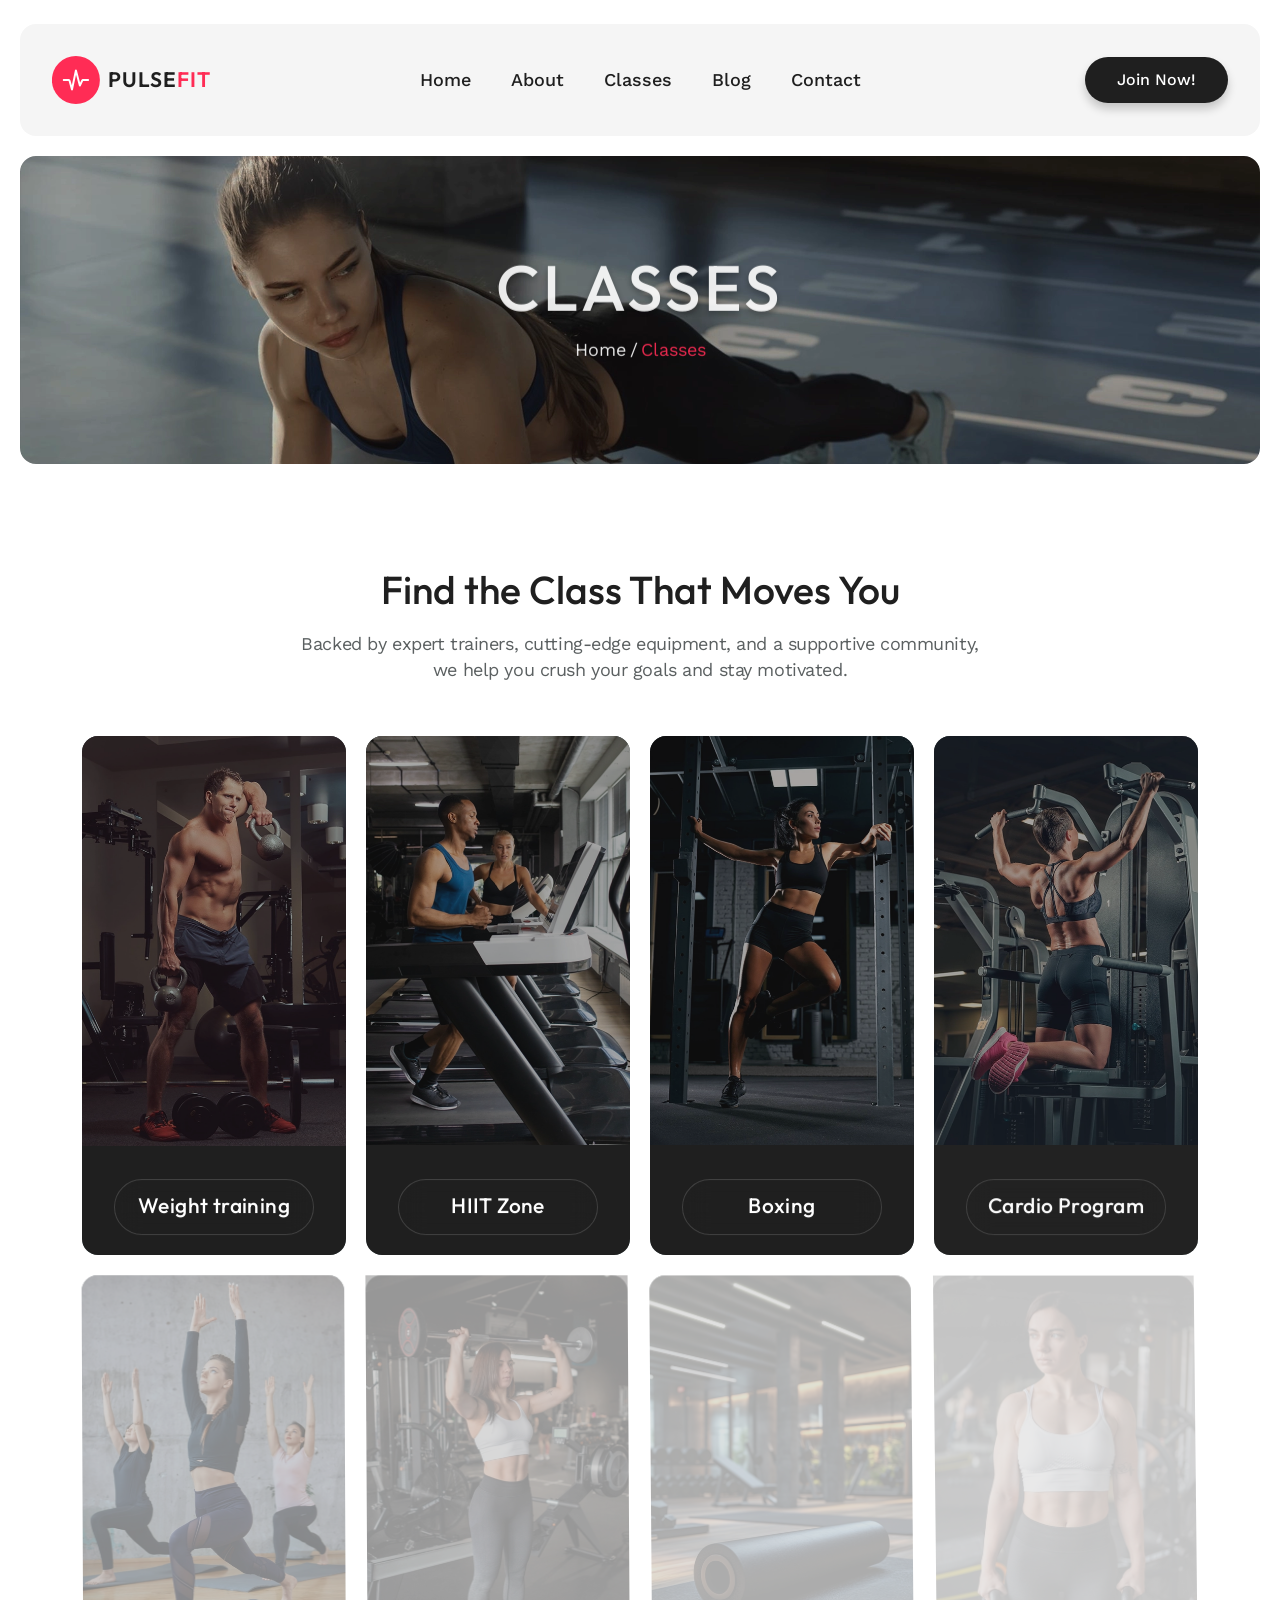
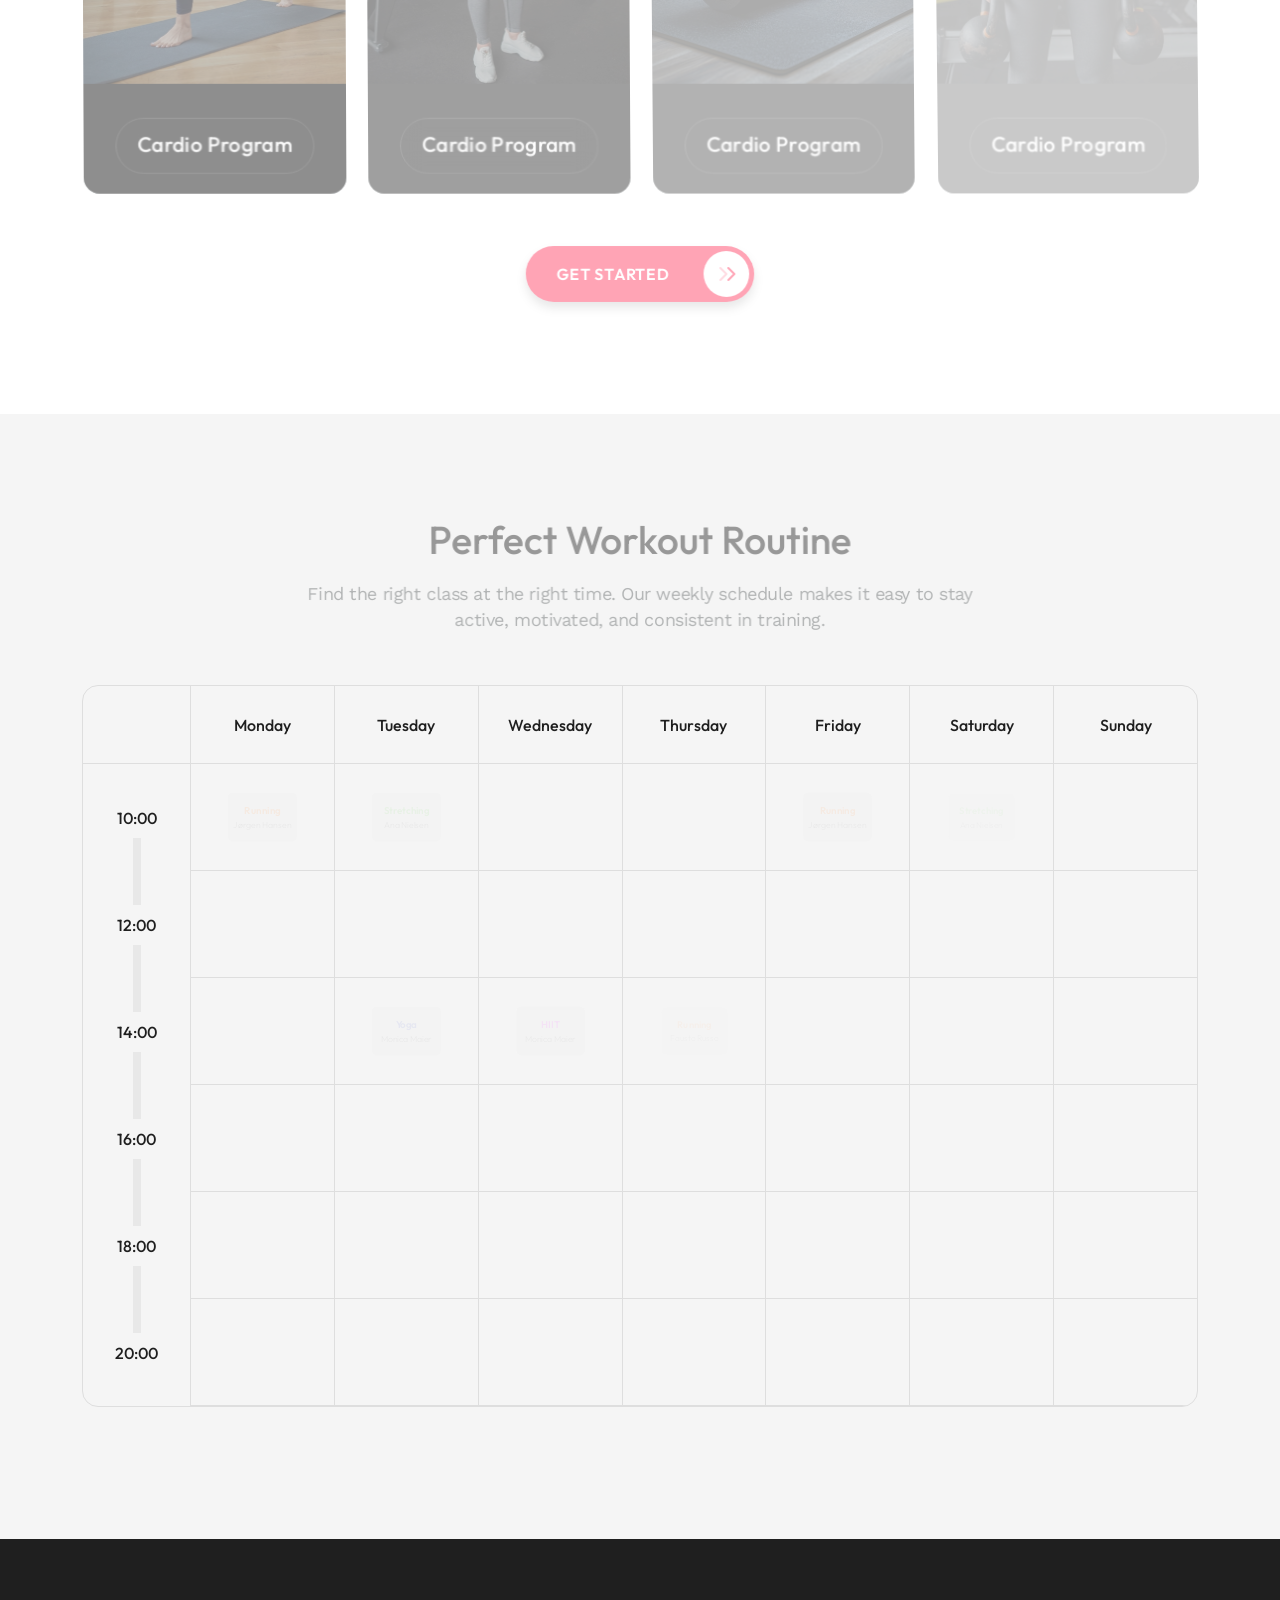
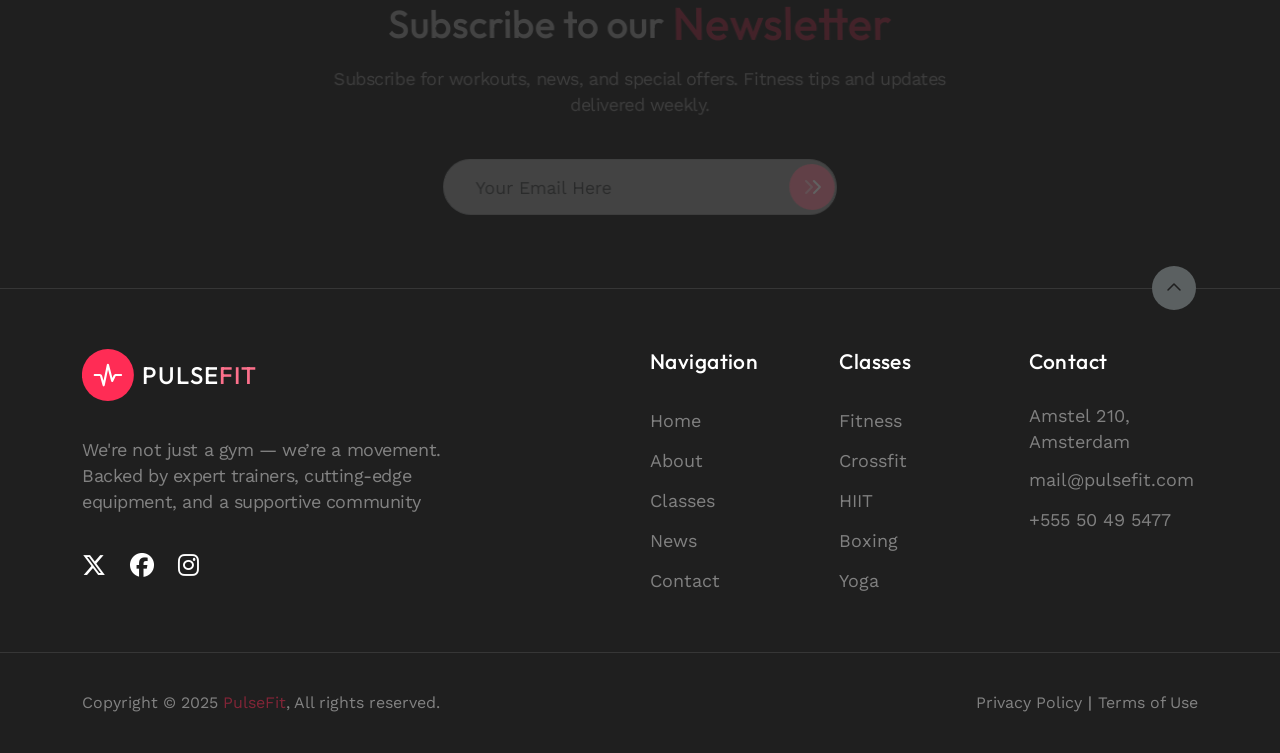
<file: classes.html>
<!DOCTYPE html>
<html lang="en">
<head>
<title>PulseFit - Classes</title>
<link rel="icon" href="images/favicon.png">
<meta charset="utf-8">
<meta http-equiv="X-UA-Compatible" content="IE=edge">
<meta name="description" content="PulseFit Project">
<meta name="viewport" content="width=device-width, initial-scale=1">
<link rel="stylesheet" type="text/css" href="styles/bootstrap-5.3.3/bootstrap.min.css">
<link rel="stylesheet" type="text/css" href="plugins/font-awesome-v6.5.1/css/fontawesome.min.css">
<link rel="stylesheet" type="text/css" href="plugins/font-awesome-v6.5.1/css/light.css">
<link rel="stylesheet" type="text/css" href="plugins/font-awesome-v6.5.1/css/regular.css">
<link rel="stylesheet" type="text/css" href="plugins/font-awesome-v6.5.1/css/solid.css">
<link rel="stylesheet" type="text/css" href="plugins/font-awesome-v6.5.1/css/brands.css">
<link rel="stylesheet" type="text/css" href="plugins/OwlCarousel2-2.2.1/owl.carousel.css">
<link rel="stylesheet" type="text/css" href="plugins/OwlCarousel2-2.2.1/owl.theme.default.css">
<link rel="stylesheet" type="text/css" href="plugins/OwlCarousel2-2.2.1/animate.css">
<link rel="stylesheet" type="text/css" href="plugins/hamburgers/hamburgers.min.css">
<link rel="stylesheet" type="text/css" href="plugins/photoswipe/photoswipe.css">
<link rel="stylesheet" type="text/css" href="plugins/lity-2.4.1/lity.min.css">
<link rel="stylesheet" type="text/css" href="styles/classes.css">
<link rel="stylesheet" type="text/css" href="styles/classes_responsive.css">
</head>
<body>

<div class="super_container">
	
    <!-- HEADER -->
    <header class="header" id="header">
        <div class="header_inner d-flex flex-row align-items-center justify-content-between">
            <div class="header-logo">
                <a href="#" class="d-flex flex-row align-items-center"><img src="images/logo.svg" alt="" aria-hidden="true"><span>Pulse<span>Fit</span></span></a>
            </div>

            <!-- Main Navigation -->
            <nav class="main-nav" id="main-nav" aria-label="Main navigation">
                <ul class="d-flex flex-row align-items-center">
                    <li><a href="index.html">Home</a></li>
                    <li><a href="about.html">About</a></li>
                    <li><a href="#">Classes</a></li>
                    <li><a href="blog.html">Blog</a></li>
                    <li><a href="contact.html">Contact</a></li>
                </ul>
            </nav>

            <!-- Join now button -->
            <div class="header-extra">
                <a href="#" class="header-button">Join Now!</a>
            </div>

            <!-- Hamburger button -->
            <button id="hamburger" class="hamburger hamburger--squeeze menu-button" type="button">
                <span class="hamburger-box">
                    <span class="hamburger-inner"></span>
                </span>
            </button>

        </div>
    </header>

    <!-- MENU -->
    <nav class="menu" aria-label="Mobile">
        <div class="menu-container">
            <img src="images/menu.png" alt="Portrait of focused fitness woman">
            <div class="menu-content d-flex flex-column align-items-center">
                <!-- Menu Navigation -->
                <ul class="menu-nav-container">
                    <li><a href="index.html">Home</a></li>
                    <li><a href="about.html">About</a></li>
                    <li><a href="#">Classes</a></li>
                    <li><a href="blog.html">Blog</a></li>
                    <li><a href="contact.html">Contact</a></li>
                </ul>
                <!-- Menu CTA button -->
                 <div class="menu-btn">
                    <a href="#" class="primary-button menu-cta-button d-flex flex-row align-items-center">
                        <span class="button-arrow trans_300"><i class="fa-thin fa-chevron-right"></i><i class="fa-thin fa-chevron-right"></i></span>
                        <span class="button-text trans_300">get started</span>
                    </a>
                 </div>
            </div>
            <!-- Menu Social Links -->
            <ul class="menu-social d-flex flex-row align-items-center justify-content-center" aria-label="Social media">
                <li><a href="#" aria-label="Twitter-X"><i class="fa-brands fa-x-twitter trans_300"></i></a></li>
                <li><a href="#" aria-label="Facebook"><i class="fa-brands fa-facebook trans_300"></i></a></li>
                <li><a href="#" aria-label="Instagram"><i class="fa-brands fa-instagram trans_300"></i></a></li>
            </ul>
        </div>
    </nav>

    <main>

    <!-- HERO -->
    <header class="hero" id="hero">
        <div class="hero-inner reveal_1">
            <!-- Hero content -->
            <div class="hero_content_container">
                <div class="hero-background">
                    <img src="images/secondary-1.webp" alt="Sporty attractive woman training in a morning gym.">
                </div>
                <div class="container">
                    <div class="row">
                        <div class="col">
                            <div class="hero_content text-center">
                                <h1 class="hero-title reveal_3">Classes</h1>
                                <nav class="breadcrumbs reveal_3" aria-label="Breadcrumb">
                                    <ol>
                                        <li><a href="index.html">Home</a></li>
                                        <li aria-current="page">Classes</li>
                                    </ol>
                                </nav>
                            </div>
                        </div>
                    </div>
                </div>
            </div>

        </div>
    </header>

    <!-- CLASSES -->
    <section class="classes" id="classes" aria-labelledby="classes-heading">
        <div class="container">
            <div class="row">
                <div class="col">
                    <div class="section_title_container text-center">
                        <h2 class="section-title reveal_2" id="classes-heading">Find the Class That Moves You</h2>
                        <p class="section-subtext reveal_2">Backed by expert trainers, cutting-edge equipment, and a supportive community, we help you crush your goals and stay motivated.</p>
                    </div>
                </div>
            </div>
            <div class="row classes_row">

                <!-- Class -->
                <div class="col-xl-3 col-md-6">
                    <article class="classes_item d-flex flex-column justify-content-end align-items-center stagger_classes">
                        <div class="class_item_image">
                            <img src="images/class_1.webp" alt="Determined muscular man lifting weights.">
                        </div>
                        <div class="class-desc">
                            <ul class="d-flex flex-column">
                                <li class="d-flex flex-row align-items-center">
                                    <i class="fa-solid fa-calendar"></i>
                                    <span>Mon, Wed, Fri</span>
                                </li>
                                <li class="d-flex flex-row align-items-center">
                                    <i class="fa-solid fa-clock"></i>
                                    <span>45min</span>
                                </li>
                                <li class="d-flex flex-row align-items-center">
                                    <i class="fa-solid fa-user"></i>
                                    <span>Jørgen H.</span>
                                </li>
                            </ul>
                        </div>
                        <a href="#" class="class-name-container text-center">
                            <h3 class="class-name">Weight training</h3>
                        </a>
                    </article>
                </div>

                <!-- Class -->
                <div class="col-xl-3 col-md-6">
                    <article class="classes_item d-flex flex-column justify-content-end align-items-center stagger_classes">
                        <div class="class_item_image">
                            <img src="images/class_2.webp" alt="Gym members working out together.">
                        </div>
                        <div class="class-desc">
                            <ul class="d-flex flex-column">
                                <li class="d-flex flex-row align-items-center">
                                    <i class="fa-solid fa-calendar"></i>
                                    <span>Mon, Fri, Sat</span>
                                </li>
                                <li class="d-flex flex-row align-items-center">
                                    <i class="fa-solid fa-clock"></i>
                                    <span>45min</span>
                                </li>
                                <li class="d-flex flex-row align-items-center">
                                    <i class="fa-solid fa-user"></i>
                                    <span>Jørgen H.</span>
                                </li>
                            </ul>
                        </div>
                        <a href="#" class="class-name-container text-center">
                            <h3 class="class-name">HIIT Zone</h3>
                        </a>
                    </article>
                </div>

                <!-- Class -->
                <div class="col-xl-3 col-md-6">
                    <article class="classes_item d-flex flex-column justify-content-end align-items-center stagger_classes">
                        <div class="class_item_image">
                            <img src="images/class_3.webp" alt="Sporty fit young woman in a gym">
                        </div>
                        <div class="class-desc">
                            <ul class="d-flex flex-column">
                                <li class="d-flex flex-row align-items-center">
                                    <i class="fa-solid fa-calendar"></i>
                                    <span>Tue, Sat</span>
                                </li>
                                <li class="d-flex flex-row align-items-center">
                                    <i class="fa-solid fa-clock"></i>
                                    <span>60min</span>
                                </li>
                                <li class="d-flex flex-row align-items-center">
                                    <i class="fa-solid fa-user"></i>
                                    <span>Ana N.</span>
                                </li>
                            </ul>
                        </div>
                        <a href="#" class="class-name-container text-center">
                            <h3 class="class-name">Boxing</h3>
                        </a>
                    </article>
                </div>

                <!-- Class -->
                <div class="col-xl-3 col-md-6">
                    <article class="classes_item d-flex flex-column justify-content-end align-items-center stagger_classes">
                        <div class="class_item_image">
                            <img src="images/class_4.webp" alt="Determined fit woman using gym equipment">
                        </div>
                        <div class="class-desc">
                            <ul class="d-flex flex-column">
                                <li class="d-flex flex-row align-items-center">
                                    <i class="fa-solid fa-calendar"></i>
                                    <span>Sat, Sun</span>
                                </li>
                                <li class="d-flex flex-row align-items-center">
                                    <i class="fa-solid fa-clock"></i>
                                    <span>45min</span>
                                </li>
                                <li class="d-flex flex-row align-items-center">
                                    <i class="fa-solid fa-user"></i>
                                    <span>Ana N.</span>
                                </li>
                            </ul>
                        </div>
                        <a href="#" class="class-name-container text-center">
                            <h3 class="class-name">Cardio Program</h3>
                        </a>
                    </article>
                </div>

                <!-- Class -->
                <div class="col-xl-3 col-md-6">
                    <article class="classes_item d-flex flex-column justify-content-end align-items-center stagger_classes">
                        <div class="class_item_image">
                            <img src="images/class_5.webp" alt="Determined fit woman using gym equipment">
                        </div>
                        <div class="class-desc">
                            <ul class="d-flex flex-column">
                                <li class="d-flex flex-row align-items-center">
                                    <i class="fa-solid fa-calendar"></i>
                                    <span>Sat, Sun</span>
                                </li>
                                <li class="d-flex flex-row align-items-center">
                                    <i class="fa-solid fa-clock"></i>
                                    <span>45min</span>
                                </li>
                                <li class="d-flex flex-row align-items-center">
                                    <i class="fa-solid fa-user"></i>
                                    <span>Ana N.</span>
                                </li>
                            </ul>
                        </div>
                        <a href="#" class="class-name-container text-center">
                            <h3 class="class-name">Cardio Program</h3>
                        </a>
                    </article>
                </div>

                <!-- Class -->
                <div class="col-xl-3 col-md-6">
                    <article class="classes_item d-flex flex-column justify-content-end align-items-center stagger_classes">
                        <div class="class_item_image">
                            <img src="images/class_6.webp" alt="Determined fit woman using gym equipment">
                        </div>
                        <div class="class-desc">
                            <ul class="d-flex flex-column">
                                <li class="d-flex flex-row align-items-center">
                                    <i class="fa-solid fa-calendar"></i>
                                    <span>Sat, Sun</span>
                                </li>
                                <li class="d-flex flex-row align-items-center">
                                    <i class="fa-solid fa-clock"></i>
                                    <span>45min</span>
                                </li>
                                <li class="d-flex flex-row align-items-center">
                                    <i class="fa-solid fa-user"></i>
                                    <span>Ana N.</span>
                                </li>
                            </ul>
                        </div>
                        <a href="#" class="class-name-container text-center">
                            <h3 class="class-name">Cardio Program</h3>
                        </a>
                    </article>
                </div>

                <!-- Class -->
                <div class="col-xl-3 col-md-6">
                    <article class="classes_item d-flex flex-column justify-content-end align-items-center stagger_classes">
                        <div class="class_item_image">
                            <img src="images/class_7.webp" alt="Determined fit woman using gym equipment">
                        </div>
                        <div class="class-desc">
                            <ul class="d-flex flex-column">
                                <li class="d-flex flex-row align-items-center">
                                    <i class="fa-solid fa-calendar"></i>
                                    <span>Sat, Sun</span>
                                </li>
                                <li class="d-flex flex-row align-items-center">
                                    <i class="fa-solid fa-clock"></i>
                                    <span>45min</span>
                                </li>
                                <li class="d-flex flex-row align-items-center">
                                    <i class="fa-solid fa-user"></i>
                                    <span>Ana N.</span>
                                </li>
                            </ul>
                        </div>
                        <a href="#" class="class-name-container text-center">
                            <h3 class="class-name">Cardio Program</h3>
                        </a>
                    </article>
                </div>

                <!-- Class -->
                <div class="col-xl-3 col-md-6">
                    <article class="classes_item d-flex flex-column justify-content-end align-items-center stagger_classes">
                        <div class="class_item_image">
                            <img src="images/class_8.webp" alt="Determined fit woman using gym equipment">
                        </div>
                        <div class="class-desc">
                            <ul class="d-flex flex-column">
                                <li class="d-flex flex-row align-items-center">
                                    <i class="fa-solid fa-calendar"></i>
                                    <span>Sat, Sun</span>
                                </li>
                                <li class="d-flex flex-row align-items-center">
                                    <i class="fa-solid fa-clock"></i>
                                    <span>45min</span>
                                </li>
                                <li class="d-flex flex-row align-items-center">
                                    <i class="fa-solid fa-user"></i>
                                    <span>Ana N.</span>
                                </li>
                            </ul>
                        </div>
                        <a href="#" class="class-name-container text-center">
                            <h3 class="class-name">Cardio Program</h3>
                        </a>
                    </article>
                </div>

            </div>
            <div class="row">
                <div class="classes-button-container d-flex flex-row justify-content-center">
                    <a href="#" class="primary-button classes_button trans_300 reveal_2">
                        <span class="button-arrow trans_300"><i class="fa-thin fa-chevron-right"></i><i class="fa-thin fa-chevron-right"></i></span>
                        <span class="button-text trans_300">get started</span>
                    </a>
                </div>
            </div>
        </div>
    </section>

    <!-- CLASS SCHEDULE -->
    <section class="schedule dark_section" id="schedule" aria-labelledby="schedule-heading">
        <div class="container">
            <div class="row">
                <div class="col">
                    <div class="section_title_container text-center">
                        <h2 class="section-title reveal_2" id="classes-heading">Perfect Workout Routine</h2>
                        <p class="section-subtext reveal_2">Find the right class at the right time. Our weekly schedule makes it easy to stay active, motivated, and consistent in training.</p>
                    </div>
                </div>
            </div>
            <div class="row schedule_row">
                <div class="table-container table-responsive">
                    <table class="schedule-table">
                        <thead>
                            <tr>
                                <th scope="col"></th>
                                <th scope="col">Monday</th>
                                <th scope="col">Tuesday</th>
                                <th scope="col">Wednesday</th>
                                <th scope="col">Thursday</th>
                                <th scope="col">Friday</th>
                                <th scope="col">Saturday</th>
                                <th scope="col">Sunday</th>
                            </tr>
                        </thead>
                        <tbody>
                            <!-- Row 1 -->
                            <tr>
                                <th scope="row">10:00</th>
                                <td class="running">
                                    <div class="schedule_stagger">
                                        <strong>Running</strong>
                                        <span>Jørgen Hansen</span>
                                    </div>   
                                </td>
                                <td class="stretching">
                                    <div class="schedule_stagger">
                                        <strong>Stretching</strong>
                                        <span>Ana Nielsen</span>
                                    </div>
                                </td>
                                <td></td>
                                <td></td>
                                <td class="running">
                                    <div class="schedule_stagger">
                                        <strong>Running</strong>
                                        <span>Jørgen Hansen</span>
                                    </div>
                                </td>
                                <td class="stretching">
                                    <div class="schedule_stagger">
                                        <strong>Stretching</strong>
                                        <span>Ana Nielsen</span>
                                    </div>
                                </td>
                                <td></td>
                            </tr>
                            <!-- Row 2 -->
                            <tr>
                                <th scope="row">12:00</th>
                                <td class="stretching">
                                    <div class="schedule_stagger">
                                        <strong>Stretching</strong>
                                        <span>Ana Nielsen</span>
                                    </div>
                                </td>
                                <td></td>
                                <td class="cardio">
                                    <div class="schedule_stagger">
                                        <strong>Cardio</strong>
                                        <span>Monica Maier</span>
                                    </div>
                                </td>
                                <td class="box">
                                    <div class="schedule_stagger">
                                        <strong>Box</strong>
                                        <span>Fausto Russo</span>
                                    </div>
                                </td>
                                <td></td>
                                <td class="hiit">
                                    <div class="schedule_stagger">
                                        <strong>HIIT</strong>
                                        <span>Fausto Russo</span>
                                    </div>
                                </td>
                                <td class="box">
                                    <div class="schedule_stagger">
                                        <strong>Box</strong>
                                        <span>Fausto Russo</span>
                                    </div>
                                </td>
                            </tr>
                            <!-- Row 3 -->
                            <tr>
                                <th scope="row">14:00</th>
                                <td></td>
                                <td class="yoga">
                                    <div class="schedule_stagger">
                                        <strong>Yoga</strong>
                                        <span>Monica Maier</span>
                                    </div>
                                </td>
                                <td class="hiit">
                                    <div class="schedule_stagger">
                                        <strong>HIIT</strong>
                                        <span>Monica Maier</span>
                                    </div>
                                </td>
                                <td class="running">
                                    <div class="schedule_stagger">
                                        <strong>Running</strong>
                                        <span>Fausto Russo</span>
                                    </div>
                                </td>
                                <td></td>
                                <td class="cardio">
                                    <div class="schedule_stagger">
                                        <strong>Cardio</strong>
                                        <span>Fausto Russo</span>
                                    </div>
                                </td>
                                <td class="yoga">
                                    <div class="schedule_stagger">
                                        <strong>Yoga</strong>
                                        <span>Fausto Russo</span>
                                    </div>
                                </td>
                            </tr>
                            <!-- Row 4 -->
                            <tr>
                                <th scope="row">16:00</th>
                                <td class="running">
                                    <div class="schedule_stagger">
                                        <strong>Running</strong>
                                        <span>Jørgen Hansen</span>
                                    </div>   
                                </td>
                                <td class="stretching">
                                    <div class="schedule_stagger">
                                        <strong>Stretching</strong>
                                        <span>Ana Nielsen</span>
                                    </div>
                                </td>
                                <td></td>
                                <td></td>
                                <td class="running">
                                    <div class="schedule_stagger">
                                        <strong>Running</strong>
                                        <span>Jørgen Hansen</span>
                                    </div>
                                </td>
                                <td class="stretching">
                                    <div class="schedule_stagger">
                                        <strong>Stretching</strong>
                                        <span>Ana Nielsen</span>
                                    </div>
                                </td>
                                <td></td>
                            </tr>
                            <!-- Row 5 -->
                            <tr>
                                <th scope="row">18:00</th>
                                <td class="stretching">
                                    <div class="schedule_stagger">
                                        <strong>Stretching</strong>
                                        <span>Ana Nielsen</span>
                                    </div>
                                </td>
                                <td></td>
                                <td class="yoga">
                                    <div class="schedule_stagger">
                                        <strong>Yoga</strong>
                                        <span>Monica Maier</span>
                                    </div>
                                </td>
                                <td class="box">
                                    <div class="schedule_stagger">
                                        <strong>Box</strong>
                                        <span>Fausto Russo</span>
                                    </div>
                                </td>
                                <td></td>
                                <td class="hiit">
                                    <div class="schedule_stagger">
                                        <strong>HIIT</strong>
                                        <span>Fausto Russo</span>
                                    </div>
                                </td>
                                <td class="box">
                                    <div class="schedule_stagger">
                                        <strong>Box</strong>
                                        <span>Fausto Russo</span>
                                    </div>
                                </td>
                            </tr>
                            <!-- Row 6 -->
                            <tr>
                                <th scope="row">20:00</th>
                                <td class="yoga">
                                    <div class="schedule_stagger">
                                        <strong>Yoga</strong>
                                        <span>Ana Nielsen</span>
                                    </div>
                                </td>
                                 <td class="box">
                                    <div class="schedule_stagger">
                                        <strong>Box</strong>
                                        <span>Fausto Russo</span>
                                    </div>
                                </td>
                                <td class="cardio">
                                    <div class="schedule_stagger">
                                        <strong>Cardio</strong>
                                        <span>Monica Maier</span>
                                    </div>
                                </td>
                                <td></td>
                                <td></td>
                                <td class="stretching">
                                    <div class="schedule_stagger">
                                        <strong>Stretching</strong>
                                        <span>Ana Nielsen</span>
                                    </div>
                                </td>
                                <td></td>
                            </tr>
                        </tbody>
                    </table>
                </div>
            </div>
        </div>
    </section>

    <!-- NEWSLETTER -->
    <section class="newsletter section_dark" id="newsletter" aria-labelledby="newsletter-heading">
        <div class="container">
            <div class="row">
                <div class="col text-center">
                    <div class="section_title_container text-center">
                        <h2 class="section-title reveal_2" id="newsletter-heading">Subscribe to our <span>Newsletter</span></h2>
                        <p class="section-subtext reveal_2">Subscribe for workouts, news, and special offers. Fitness tips and updates delivered weekly.</p>
                    </div>
                    <form action="" class="newsletter_form text-center" id="newsletter_form">
                        <label for="newsletter_input" class="visually-hidden">Email address</label>
                        <input type="email" name="email" class="newsletter_input reveal_2" id="newsletter_input" placeholder="Your Email Here" required aria-required="true">
                        <button type="submit" class="newsletter_button reveal_2" id="newsletter_button">
                            <span class="visually-hidden">Subscribe</span>
                            <i class="fa-thin fa-chevron-right"></i>
                            <i class="fa-thin fa-chevron-right"></i>
                        </button>
                    </form>
                    <p class="form-status"></p>
                </div>
            </div>
        </div>
        <div class="scroll-top-container">
            <div class="container">
                <div class="row">
                    <div class="col">
                        <a href="#hero" class="scroll-top"><i class="fa-regular fa-chevron-up"></i></a>
                    </div>
                </div>
            </div>
        </div>
    </section>

    </main>

    <!-- FOOTER -->
    <footer class="footer" id="footer">
        <div class="container">
            <div class="row footer_row">
                <div class="col-lg-6 footer_content_col">
                    <article class="footer_content">
                        <div class="logo">
                            <a href="#" class="d-flex flex-row align-items-center"><img src="images/logo.svg" alt="" aria-hidden="true"><span>Pulse<span>Fit</span></span></a>
                        </div>
                        <p class="footer_desc">We're not just a gym — we’re a movement. Backed by expert trainers, cutting-edge equipment, and a supportive community</p>
                        <ul class="footer_social d-flex flex-row align-items-center" aria-label="Social media">
                            <li><a href="#" aria-label="Twitter-X"><i class="fa-brands fa-x-twitter trans_300"></i></a></li>
                            <li><a href="#" aria-label="Facebook"><i class="fa-brands fa-facebook trans_300"></i></a></li>
                            <li><a href="#" aria-label="Instagram"><i class="fa-brands fa-instagram trans_300"></i></a></li>
                        </ul>
                    </article>
                </div>
                <div class="col-lg-2 col-sm-4">
                    <nav class="footer_nav" aria-label="Main footer navigation">
                        <h3>Navigation</h3>
                        <ul>
                            <li><a href="index.html">Home</a></li>
                            <li><a href="about.html">About</a></li>
                            <li><a href="#">Classes</a></li>
                            <li><a href="blog.html">News</a></li>
                            <li><a href="contact.html">Contact</a></li>
                        </ul>
                    </nav>
                </div>
                <div class="col-lg-2 col-sm-4">
                    <nav class="footer_nav" aria-label="classes">
                        <h3>Classes</h3>
                        <ul>
                            <li><a href="#">Fitness</a></li>
                            <li><a href="#">Crossfit</a></li>
                            <li><a href="#">HIIT</a></li>
                            <li><a href="#">Boxing</a></li>
                            <li><a href="#">Yoga</a></li>
                        </ul>
                    </nav>
                </div>
                <div class="col-lg-2 col-sm-4">
                    <section class="footer_contact">
                        <h3 id="footer-contact-heading">Contact</h3>
                        <address>
                            <span>Amstel 210, Amsterdam</span>
                            <a href="mailto:mail@pulsefit.com">mail@pulsefit.com</a>
                            <a href="tel:+55550495477">+555 50 49 5477</a>
                        </address>
                    </section>
                </div>
            </div>
        </div>
        <!-- Bottom -->
        <div class="footer_extra">
            <div class="container">
                <div class="row">
                    <div class="col">
                        <ul class="privacy_container d-flex flex-row align-items-center justify-content-between">
                            <li class="copyright">Copyright © 2025 <span>PulseFit</span>, All rights reserved.</li>
                            <li class="privacy">
                                <span><a href="#">Privacy Policy</a></span>
                                <span><a href="#">Terms of Use</a></span>
                            </li>
                        </ul>
                    </div>
                </div>
            </div>   
        </div>

    </footer>
</div>

<script src="js/jquery-3.6.4.min.js"></script>
<script src="styles/bootstrap-5.3.3/popper.js"></script>
<script src="styles/bootstrap-5.3.3/bootstrap.min.js"></script>
<script src="plugins/easing/easing.js"></script>
<script src="plugins/gsap/gsap.min.js"></script>
<script src="plugins/gsap/ScrollTrigger.min.js"></script>
<script src="plugins/wow/wow.min.js"></script>
<script src="plugins/OwlCarousel2-2.2.1/owl.carousel.js"></script>
<script src="plugins/photoswipe/photoswipe.umd.min.js"></script>
<script src="plugins/photoswipe/photoswipe-lightbox.umd.min.js"></script>
<script src="plugins/lity-2.4.1/lity.min.js"></script>
<script src="js/classes.js"></script>
</body>
</html>
</file>
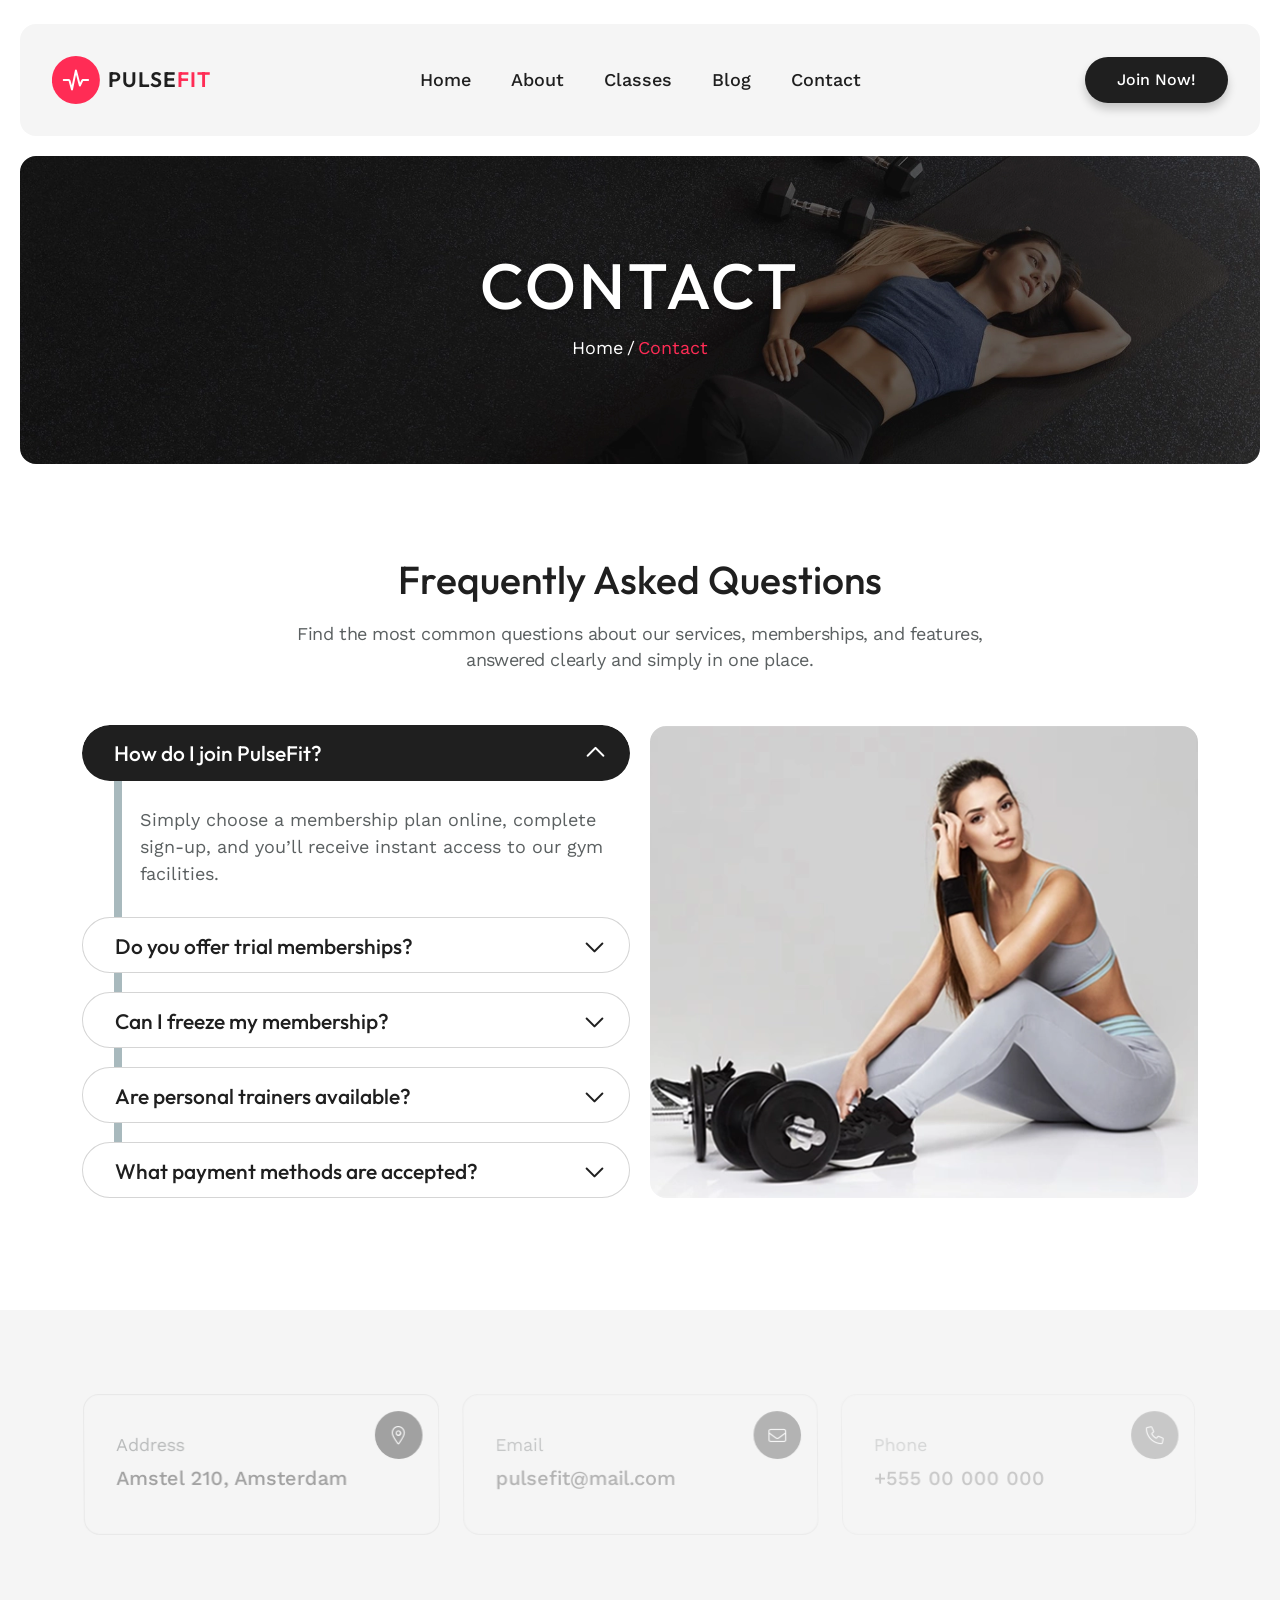
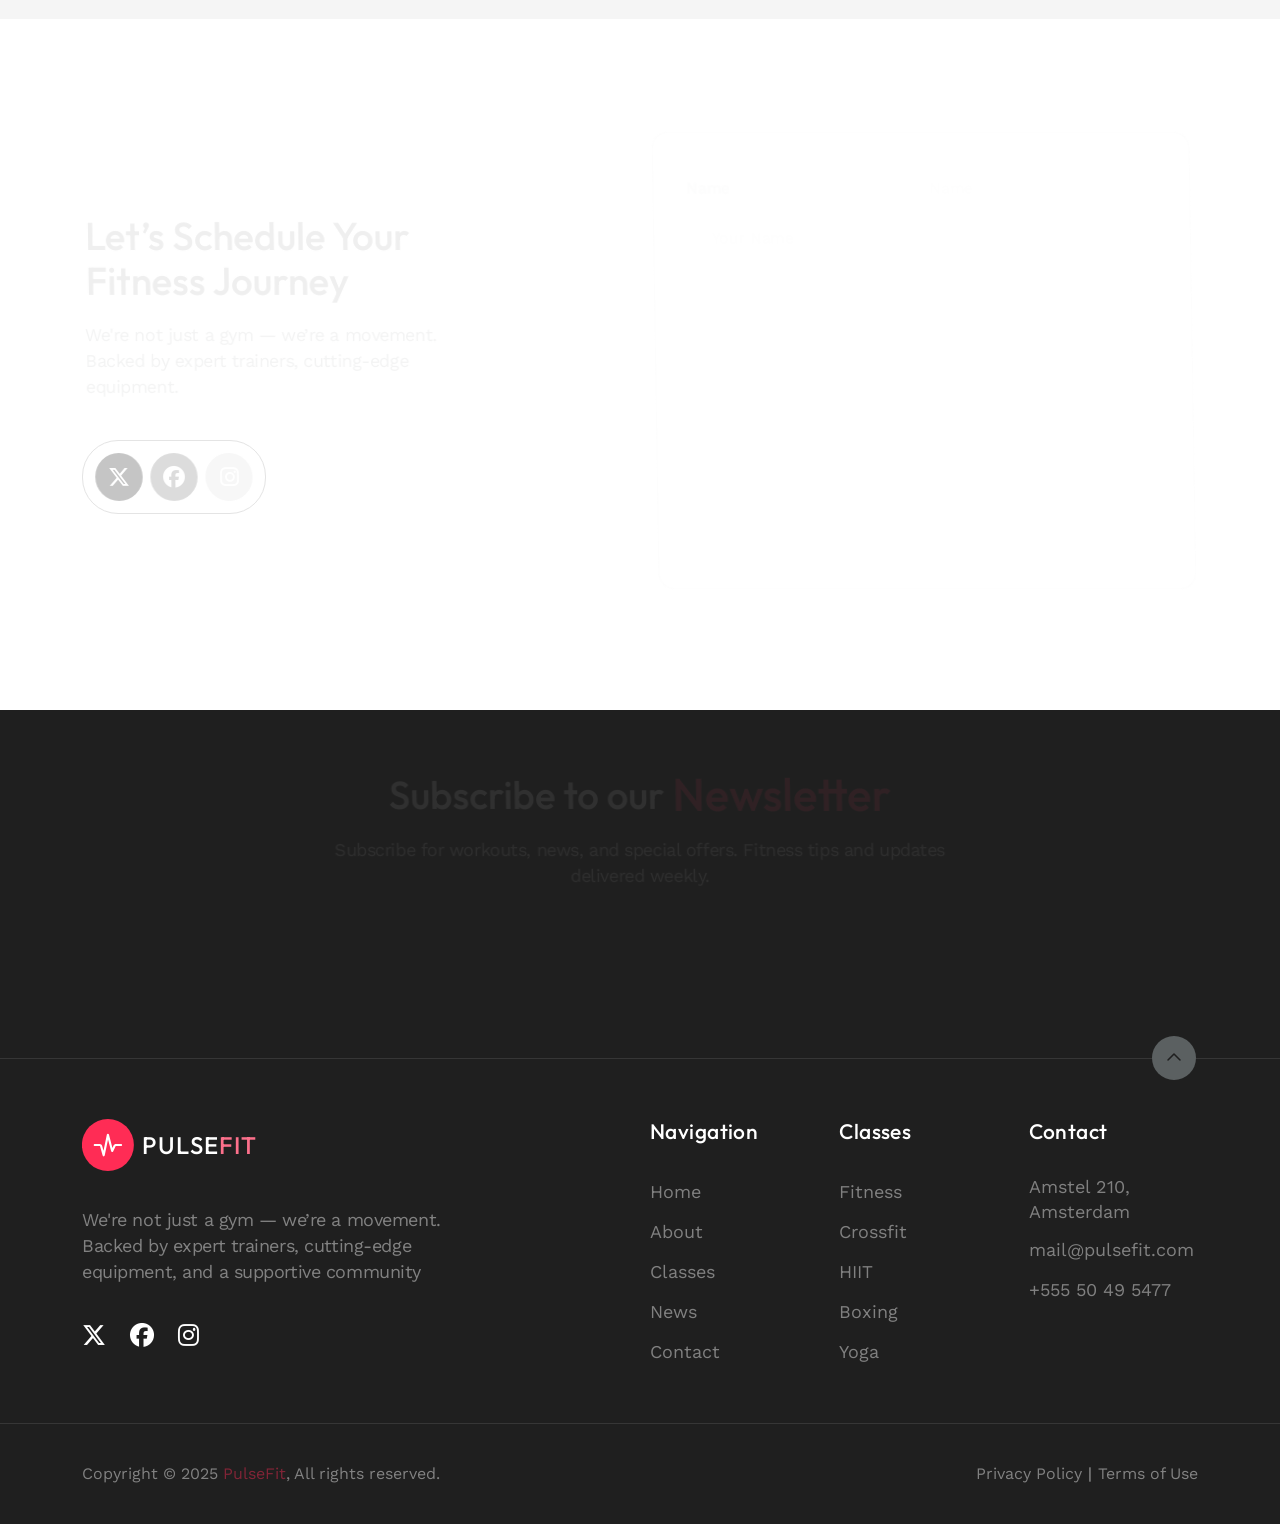
<file: contact.html>
<!DOCTYPE html>
<html lang="en">
<head>
<title>PulseFit - Contact</title>
<link rel="icon" href="images/favicon.png">
<meta charset="utf-8">
<meta http-equiv="X-UA-Compatible" content="IE=edge">
<meta name="description" content="PulseFit Project">
<meta name="viewport" content="width=device-width, initial-scale=1">
<link rel="stylesheet" type="text/css" href="styles/bootstrap-5.3.3/bootstrap.min.css">
<link rel="stylesheet" type="text/css" href="plugins/font-awesome-v6.5.1/css/fontawesome.min.css">
<link rel="stylesheet" type="text/css" href="plugins/font-awesome-v6.5.1/css/light.css">
<link rel="stylesheet" type="text/css" href="plugins/font-awesome-v6.5.1/css/regular.css">
<link rel="stylesheet" type="text/css" href="plugins/font-awesome-v6.5.1/css/solid.css">
<link rel="stylesheet" type="text/css" href="plugins/font-awesome-v6.5.1/css/brands.css">
<link rel="stylesheet" type="text/css" href="plugins/OwlCarousel2-2.2.1/owl.carousel.css">
<link rel="stylesheet" type="text/css" href="plugins/OwlCarousel2-2.2.1/owl.theme.default.css">
<link rel="stylesheet" type="text/css" href="plugins/OwlCarousel2-2.2.1/animate.css">
<link rel="stylesheet" type="text/css" href="plugins/hamburgers/hamburgers.min.css">
<link rel="stylesheet" type="text/css" href="plugins/photoswipe/photoswipe.css">
<link rel="stylesheet" type="text/css" href="plugins/lity-2.4.1/lity.min.css">
<link rel="stylesheet" type="text/css" href="plugins/accordion/accordion.css">
<link rel="stylesheet" type="text/css" href="styles/contact.css">
<link rel="stylesheet" type="text/css" href="styles/contact_responsive.css">
</head>
<body>

<div class="super_container">
	
    <!-- HEADER -->
    <header class="header" id="header">
        <div class="header_inner d-flex flex-row align-items-center justify-content-between">
            <div class="header-logo">
                <a href="#" class="d-flex flex-row align-items-center"><img src="images/logo.svg" alt="" aria-hidden="true"><span>Pulse<span>Fit</span></span></a>
            </div>

            <!-- Main Navigation -->
            <nav class="main-nav" id="main-nav" aria-label="Main navigation">
                <ul class="d-flex flex-row align-items-center">
                    <li><a href="index.html">Home</a></li>
                    <li><a href="about.html">About</a></li>
                    <li><a href="classes.html">Classes</a></li>
                    <li><a href="blog.html">Blog</a></li>
                    <li><a href="#">Contact</a></li>
                </ul>
            </nav>

            <!-- Join now button -->
            <div class="header-extra">
                <a href="#" class="header-button">Join Now!</a>
            </div>

            <!-- Hamburger button -->
            <button id="hamburger" class="hamburger hamburger--squeeze menu-button" type="button">
                <span class="hamburger-box">
                    <span class="hamburger-inner"></span>
                </span>
            </button>

        </div>
    </header>

    <!-- MENU -->
    <nav class="menu" aria-label="Mobile">
        <div class="menu-container">
            <img src="images/menu.png" alt="Portrait of focused fitness woman">
            <div class="menu-content d-flex flex-column align-items-center">
                <!-- Menu Navigation -->
                <ul class="menu-nav-container">
                    <li><a href="index.html">Home</a></li>
                    <li><a href="about.html">About</a></li>
                    <li><a href="classes.html">Classes</a></li>
                    <li><a href="blog.html">Blog</a></li>
                    <li><a href="#">Contact</a></li>
                </ul>
                <!-- Menu CTA button -->
                 <div class="menu-btn">
                    <a href="#" class="primary-button menu-cta-button d-flex flex-row align-items-center">
                        <span class="button-arrow trans_300"><i class="fa-thin fa-chevron-right"></i><i class="fa-thin fa-chevron-right"></i></span>
                        <span class="button-text trans_300">get started</span>
                    </a>
                 </div>
            </div>
            <!-- Menu Social Links -->
            <ul class="menu-social d-flex flex-row align-items-center justify-content-center" aria-label="Social media">
                <li><a href="#" aria-label="Twitter-X"><i class="fa-brands fa-x-twitter trans_300"></i></a></li>
                <li><a href="#" aria-label="Facebook"><i class="fa-brands fa-facebook trans_300"></i></a></li>
                <li><a href="#" aria-label="Instagram"><i class="fa-brands fa-instagram trans_300"></i></a></li>
            </ul>
        </div>
    </nav>

    <main>

    <!-- HERO -->
    <header class="hero" id="hero">
        <div class="hero-inner reveal_1">
            <div class="hero-background">
                <img src="images/secondary-4.webp" alt="Sporty attractive woman training in a morning gym.">
            </div>
            <!-- Hero content -->
            <div class="hero_content_container">
                <div class="container">
                    <div class="row">
                        <div class="col">
                            <div class="hero_content text-center">
                                <h1 class="hero-title reveal_3">Contact</h1>
                                <nav class="breadcrumbs reveal_3" aria-label="Breadcrumb">
                                    <ol>
                                        <li><a href="index.html">Home</a></li>
                                        <li aria-current="page">Contact</li>
                                    </ol>
                                </nav>
                            </div>
                        </div>
                    </div>
                </div>
            </div>
        </div>
    </header>

    <!-- FAQ -->
    <section class="faq" aria-labelledby="faq-heading">
        <div class="container">
            <div class="row">
                <div class="col">
                    <div class="section_title_container text-center">
                        <h2 class="section-title reveal_2" id="faq-heading">Frequently Asked Questions</h2>
                        <p class="section-subtext reveal_2">Find the most common questions about our services, memberships, and features, answered clearly and simply in one place.</p>
                    </div>
                </div>
            </div>
            <div class="row faq_row">
                <div class="col-lg-6">
                    <div class="faq_accordion_container reveal_2">
                        <!-- Accordion -->
                        <dl class="faq_accordion" id="faq_accordion">
                            <!-- Section 1 -->
                            <div class="faq_item">
                                <dt>
                                    <button aria-expanded="true" aria-controls="faq1" id="faq1_btn">How do I join PulseFit?</button>
                                </dt>
                                <dd id="faq1" role="region" aria-labelledby="faq1-btn">Simply choose a membership plan online, complete sign-up, and you’ll receive instant access to our gym facilities.</dd>
                            </div>
                            <!-- Section 2 -->
                            <div class="faq_item">
                                <dt>
                                    <button aria-expanded="true" aria-controls="faq2" id="faq2_btn">Do you offer trial memberships?</button>
                                </dt>
                                <dd id="faq2" role="region" aria-labelledby="faq2-btn">Yes, we provide a free 7-day trial so you can experience our classes, equipment, and trainers before committing fully.</dd>
                            </div>
                            <!-- Section 3 -->
                            <div class="faq_item">
                                <dt>
                                    <button aria-expanded="true" aria-controls="faq3" id="faq3_btn">Can I freeze my membership?</button>
                                </dt>
                                <dd id="faq3" role="region" aria-labelledby="faq3-btn">Absolutely. Members can freeze their membership for up to 2 months if they’re traveling or need a short break.</dd>
                            </div>
                            <!-- Section 4 -->
                            <div class="faq_item">
                                <dt>
                                    <button aria-expanded="true" aria-controls="faq4" id="faq4_btn">Are personal trainers available?</button>
                                </dt>
                                <dd id="faq4" role="region" aria-labelledby="faq4-btn">Yes, certified trainers are available for one-on-one sessions. You can book them directly online or at the reception desk.</dd>
                            </div>
                            <!-- Section 5 -->
                            <div class="faq_item">
                                <dt>
                                    <button aria-expanded="true" aria-controls="faq5" id="faq5_btn">What payment methods are accepted?</button>
                                </dt>
                                <dd id="faq5" role="region" aria-labelledby="faq5-btn">We accept all major credit cards, PayPal, and bank transfers to make membership payments convenient and hassle-free for you.</dd>
                            </div>
                        </dl>
                    </div>
                </div>
                <div class="col-lg-6">
                    <div class="faq_image_container">
                        <div class="faq_image reveal_1">
                            <img src="images/faq.webp" alt="Young sporty woman in sportswear sitting with dumbbells next to her.">
                        </div>
                    </div> 
                </div>
            </div>
        </div>
    </section>

    <!-- INFO -->
    <section class="info" id="info" aria-label="Company info">
        <div class="container">
            <div class="row">
                <div class="col">
                    <address>
                        <ul class="info-list d-flex flex-row align-items-center flex-wrap">
                            <li class="stagger_info">
                                <strong>Address</strong>
                                <span>Amstel 210, Amsterdam</span>
                            </li>
                            <li class="stagger_info">
                                <strong>Email</strong>
                                <a href="mailto:pulsefit@mail.com">pulsefit@mail.com</a>
                            </li>
                            <li class="stagger_info">
                                <strong>Phone</strong>
                                <a href="tel:+555 00 000 000">+555 00 000 000</a>
                            </li>
                        </ul>      
                    </address>
                </div>
            </div>
        </div>
    </section>

    <!-- CONTACT -->
    <section class="contact" id="contact" aria-labelledby="contact-heading">
        <div class="container">
            <div class="row">
                <div class="col-lg-6">
                    <div class="contact_content d-flex flex-column justify-content-center">
                        <div class="section_title_container">
                            <h2 class="section-title reveal_2" id="contact-heading">Let’s Schedule Your Fitness Journey</h2>
                            <p class="section-subtext reveal_2">We're not just a gym — we’re a movement. Backed by expert trainers, cutting-edge equipment.</p>
                        </div>
                        <div class="contact_social_container">
                            <ul class="contact_social" aria-label="Social media">
                                <li class="stagger_contact_social"><a href="#" aria-label="Twitter-X"><i class="fa-brands fa-x-twitter trans_300"></i></a></li>
                                <li class="stagger_contact_social"><a href="#" aria-label="Facebook"><i class="fa-brands fa-facebook trans_300"></i></a></li>
                                <li class="stagger_contact_social"><a href="#" aria-label="Instagram"><i class="fa-brands fa-instagram trans_300"></i></a></li>
                            </ul>
                        </div>  
                    </div>
                </div>
                <div class="col-lg-6">
                    <form action="#" class="contact_form reveal_2" id="contact_form">
                        <div class="d-flex flex-row align-items-center">
                            <div>
                                <label for="contact_input_name" class="contact_label stagger_contact_form">Name</label>
                                <input type="text" name="name" class="contact_input stagger_contact_form" id="contact_input_name" placeholder="Your Name" required aria-required="true">
                            </div>
                            <div>
                                <label for="contact_input_email" class="contact_label stagger_contact_form">Name</label>
                                <input type="email" name="email" class="contact_input stagger_contact_form" id="contact_input_email" placeholder="Your Email" required aria-required="true">
                            </div>
                        </div>
                        <label for="contact_textarea" class="contact_label contact_label_message stagger_contact_form">Message</label>
                        <textarea name="textarea" class="contact_textarea stagger_contact_form" id="contact_textarea" aria-placeholder="Your Message" placeholder="Message"  required aria-required="true"></textarea>
                        <button class="contact_button text-center stagger_contact_form" id="contact_button">
                            <span class="contact_button_text">send message</span>
                            <span class="contact_button_arrow">
                                <i class="fa-thin fa-chevron-right"></i>
                                <i class="fa-thin fa-chevron-right"></i>
                            </span>
                        </button>
                    </form>
                    <p class="form-status-contact"></p>
                </div>
            </div>
        </div>
    </section>

    <!-- NEWSLETTER -->
    <section class="newsletter section_dark" id="newsletter" aria-labelledby="newsletter-heading">
        <div class="container">
            <div class="row">
                <div class="col text-center">
                    <div class="section_title_container text-center">
                        <h2 class="section-title reveal_2" id="newsletter-heading">Subscribe to our <span>Newsletter</span></h2>
                        <p class="section-subtext reveal_2">Subscribe for workouts, news, and special offers. Fitness tips and updates delivered weekly.</p>
                    </div>
                    <form action="" class="newsletter_form text-center" id="newsletter_form">
                        <label for="newsletter_input" class="visually-hidden">Email address</label>
                        <input type="email" name="email" class="newsletter_input reveal_2" id="newsletter_input" placeholder="Your Email Here" required aria-required="true">
                        <button type="submit" class="newsletter_button reveal_2" id="newsletter_button">
                            <span class="visually-hidden">Subscribe</span>
                            <i class="fa-thin fa-chevron-right"></i>
                            <i class="fa-thin fa-chevron-right"></i>
                        </button>
                    </form>
                    <p class="form-status"></p>
                </div>
            </div>
        </div>
        <div class="scroll-top-container">
            <div class="container">
                <div class="row">
                    <div class="col">
                        <a href="#hero" class="scroll-top"><i class="fa-regular fa-chevron-up"></i></a>
                    </div>
                </div>
            </div>
        </div>
    </section>

    </main>

    <!-- FOOTER -->
    <footer class="footer" id="footer">
        <div class="container">
            <div class="row footer_row">
                <div class="col-lg-6 footer_content_col">
                    <article class="footer_content">
                        <div class="logo">
                            <a href="#" class="d-flex flex-row align-items-center"><img src="images/logo.svg" alt="" aria-hidden="true"><span>Pulse<span>Fit</span></span></a>
                        </div>
                        <p class="footer_desc">We're not just a gym — we’re a movement. Backed by expert trainers, cutting-edge equipment, and a supportive community</p>
                        <ul class="footer_social d-flex flex-row align-items-center" aria-label="Social media">
                            <li><a href="#" aria-label="Twitter-X"><i class="fa-brands fa-x-twitter trans_300"></i></a></li>
                            <li><a href="#" aria-label="Facebook"><i class="fa-brands fa-facebook trans_300"></i></a></li>
                            <li><a href="#" aria-label="Instagram"><i class="fa-brands fa-instagram trans_300"></i></a></li>
                        </ul>
                    </article>
                </div>
                <div class="col-lg-2 col-sm-4">
                    <nav class="footer_nav" aria-label="Main footer navigation">
                        <h3>Navigation</h3>
                        <ul>
                            <li><a href="index.html">Home</a></li>
                            <li><a href="about.html">About</a></li>
                            <li><a href="classes.html">Classes</a></li>
                            <li><a href="blog.html">News</a></li>
                            <li><a href="#">Contact</a></li>
                        </ul>
                    </nav>
                </div>
                <div class="col-lg-2 col-sm-4">
                    <nav class="footer_nav" aria-label="classes">
                        <h3>Classes</h3>
                        <ul>
                            <li><a href="#">Fitness</a></li>
                            <li><a href="#">Crossfit</a></li>
                            <li><a href="#">HIIT</a></li>
                            <li><a href="#">Boxing</a></li>
                            <li><a href="#">Yoga</a></li>
                        </ul>
                    </nav>
                </div>
                <div class="col-lg-2 col-sm-4">
                    <section class="footer_contact">
                        <h3 id="footer-contact-heading">Contact</h3>
                        <address>
                            <span>Amstel 210, Amsterdam</span>
                            <a href="mailto:mail@pulsefit.com">mail@pulsefit.com</a>
                            <a href="tel:+55550495477">+555 50 49 5477</a>
                        </address>
                    </section>
                </div>
            </div>
        </div>
        <!-- Bottom -->
        <div class="footer_extra">
            <div class="container">
                <div class="row">
                    <div class="col">
                        <ul class="privacy_container d-flex flex-row align-items-center justify-content-between">
                            <li class="copyright">Copyright © 2025 <span>PulseFit</span>, All rights reserved.</li>
                            <li class="privacy">
                                <span><a href="#">Privacy Policy</a></span>
                                <span><a href="#">Terms of Use</a></span>
                            </li>
                        </ul>
                    </div>
                </div>
            </div>   
        </div>

    </footer>
</div>

<script src="js/jquery-3.6.4.min.js"></script>
<script src="styles/bootstrap-5.3.3/popper.js"></script>
<script src="styles/bootstrap-5.3.3/bootstrap.min.js"></script>
<script src="plugins/easing/easing.js"></script>
<script src="plugins/gsap/gsap.min.js"></script>
<script src="plugins/gsap/ScrollTrigger.min.js"></script>
<script src="plugins/wow/wow.min.js"></script>
<script src="plugins/OwlCarousel2-2.2.1/owl.carousel.js"></script>
<script src="plugins/photoswipe/photoswipe.umd.min.js"></script>
<script src="plugins/photoswipe/photoswipe-lightbox.umd.min.js"></script>
<script src="plugins/lity-2.4.1/lity.min.js"></script>
<script src="plugins/accordion/accordion.min.js"></script>
<script src="js/contact.js"></script>
</body>
</html>
</file>
<file: plugins/photoswipe/photoswipe.css>
/*! PhotoSwipe main CSS by Dmytro Semenov | photoswipe.com */

.pswp {
  --pswp-bg: #000;
  --pswp-placeholder-bg: #222;
  

  --pswp-root-z-index: 100000;
  
  --pswp-preloader-color: rgba(79, 79, 79, 0.4);
  --pswp-preloader-color-secondary: rgba(255, 255, 255, 0.9);
  
  /* defined via js:
  --pswp-transition-duration: 333ms; */
  
  --pswp-icon-color: #fff;
  --pswp-icon-color-secondary: #4f4f4f;
  --pswp-icon-stroke-color: #4f4f4f;
  --pswp-icon-stroke-width: 2px;

  --pswp-error-text-color: var(--pswp-icon-color);
}


/*
	Styles for basic PhotoSwipe (pswp) functionality (sliding area, open/close transitions)
*/

.pswp {
	position: fixed;
	top: 0;
	left: 0;
	width: 100%;
	height: 100%;
	z-index: var(--pswp-root-z-index);
	display: none;
	touch-action: none;
	outline: 0;
	opacity: 0.003;
	contain: layout style size;
	-webkit-tap-highlight-color: rgba(0, 0, 0, 0);
}

/* Prevents focus outline on the root element,
  (it may be focused initially) */
.pswp:focus {
  outline: 0;
}

.pswp * {
  box-sizing: border-box;
}

.pswp img {
  max-width: none;
}

.pswp--open {
	display: block;
}

.pswp,
.pswp__bg {
	transform: translateZ(0);
	will-change: opacity;
}

.pswp__bg {
  opacity: 0.005;
	background: var(--pswp-bg);
}

.pswp,
.pswp__scroll-wrap {
	overflow: hidden;
}

.pswp__scroll-wrap,
.pswp__bg,
.pswp__container,
.pswp__item,
.pswp__content,
.pswp__img,
.pswp__zoom-wrap {
	position: absolute;
	top: 0;
	left: 0;
	width: 100%;
	height: 100%;
}

.pswp__img,
.pswp__zoom-wrap {
	width: auto;
	height: auto;
}

.pswp--click-to-zoom.pswp--zoom-allowed .pswp__img {
	cursor: -webkit-zoom-in;
	cursor: -moz-zoom-in;
	cursor: zoom-in;
}

.pswp--click-to-zoom.pswp--zoomed-in .pswp__img {
	cursor: move;
	cursor: -webkit-grab;
	cursor: -moz-grab;
	cursor: grab;
}

.pswp--click-to-zoom.pswp--zoomed-in .pswp__img:active {
  cursor: -webkit-grabbing;
  cursor: -moz-grabbing;
  cursor: grabbing;
}

/* :active to override grabbing cursor */
.pswp--no-mouse-drag.pswp--zoomed-in .pswp__img,
.pswp--no-mouse-drag.pswp--zoomed-in .pswp__img:active,
.pswp__img {
	cursor: -webkit-zoom-out;
	cursor: -moz-zoom-out;
	cursor: zoom-out;
}


/* Prevent selection and tap highlights */
.pswp__container,
.pswp__img,
.pswp__button,
.pswp__counter {
	-webkit-user-select: none;
	-moz-user-select: none;
	-ms-user-select: none;
	user-select: none;
}

.pswp__item {
	/* z-index for fade transition */
	z-index: 1;
	overflow: hidden;
}

.pswp__hidden {
	display: none !important;
}

/* Allow to click through pswp__content element, but not its children */
.pswp__content {
  pointer-events: none;
}
.pswp__content > * {
  pointer-events: auto;
}


/*

  PhotoSwipe UI

*/

/*
	Error message appears when image is not loaded
	(JS option errorMsg controls markup)
*/
.pswp__error-msg-container {
  display: grid;
}
.pswp__error-msg {
	margin: auto;
	font-size: 1em;
	line-height: 1;
	color: var(--pswp-error-text-color);
}

/*
class pswp__hide-on-close is applied to elements that
should hide (for example fade out) when PhotoSwipe is closed
and show (for example fade in) when PhotoSwipe is opened
 */
.pswp .pswp__hide-on-close {
	opacity: 0.005;
	will-change: opacity;
	transition: opacity var(--pswp-transition-duration) cubic-bezier(0.4, 0, 0.22, 1);
	z-index: 10; /* always overlap slide content */
	pointer-events: none; /* hidden elements should not be clickable */
}

/* class pswp--ui-visible is added when opening or closing transition starts */
.pswp--ui-visible .pswp__hide-on-close {
	opacity: 1;
	pointer-events: auto;
}

/* <button> styles, including css reset */
.pswp__button {
	position: relative;
	display: block;
	width: 50px;
	height: 60px;
	padding: 0;
	margin: 0;
	overflow: hidden;
	cursor: pointer;
	background: none;
	border: 0;
	box-shadow: none;
	opacity: 0.85;
	-webkit-appearance: none;
	-webkit-touch-callout: none;
}

.pswp__button:hover,
.pswp__button:active,
.pswp__button:focus {
  transition: none;
  padding: 0;
  background: none;
  border: 0;
  box-shadow: none;
  opacity: 1;
}

.pswp__button:disabled {
  opacity: 0.3;
  cursor: auto;
}

.pswp__icn {
  fill: var(--pswp-icon-color);
  color: var(--pswp-icon-color-secondary);
}

.pswp__icn {
  position: absolute;
  top: 14px;
  left: 9px;
  width: 32px;
  height: 32px;
  overflow: hidden;
  pointer-events: none;
}

.pswp__icn-shadow {
  stroke: var(--pswp-icon-stroke-color);
  stroke-width: var(--pswp-icon-stroke-width);
  fill: none;
}

.pswp__icn:focus {
	outline: 0;
}

/*
	div element that matches size of large image,
	large image loads on top of it,
	used when msrc is not provided
*/
div.pswp__img--placeholder,
.pswp__img--with-bg {
	background: var(--pswp-placeholder-bg);
}

.pswp__top-bar {
	position: absolute;
	left: 0;
	top: 0;
	width: 100%;
	height: 60px;
	display: flex;
  flex-direction: row;
  justify-content: flex-end;
	z-index: 10;

	/* allow events to pass through top bar itself */
	pointer-events: none !important;
}
.pswp__top-bar > * {
  pointer-events: auto;
  /* this makes transition significantly more smooth,
     even though inner elements are not animated */
  will-change: opacity;
}


/*

  Close button

*/
.pswp__button--close {
  margin-right: 6px;
}


/*

  Arrow buttons

*/
.pswp__button--arrow {
  position: absolute;
  top: 0;
  width: 75px;
  height: 100px;
  top: 50%;
  margin-top: -50px;
}

.pswp__button--arrow:disabled {
  display: none;
  cursor: default;
}

.pswp__button--arrow .pswp__icn {
  top: 50%;
  margin-top: -30px;
  width: 60px;
  height: 60px;
  background: none;
  border-radius: 0;
}

.pswp--one-slide .pswp__button--arrow {
  display: none;
}

/* hide arrows on touch screens */
.pswp--touch .pswp__button--arrow {
  visibility: hidden;
}

/* show arrows only after mouse was used */
.pswp--has_mouse .pswp__button--arrow {
  visibility: visible;
}

.pswp__button--arrow--prev {
  right: auto;
  left: 0px;
}

.pswp__button--arrow--next {
  right: 0px;
}
.pswp__button--arrow--next .pswp__icn {
  left: auto;
  right: 14px;
  /* flip horizontally */
  transform: scale(-1, 1);
}

/*

  Zoom button

*/
.pswp__button--zoom {
  display: none;
}

.pswp--zoom-allowed .pswp__button--zoom {
  display: block;
}

/* "+" => "-" */
.pswp--zoomed-in .pswp__zoom-icn-bar-v {
  display: none;
}


/*

  Loading indicator

*/
.pswp__preloader {
  position: relative;
  overflow: hidden;
  width: 50px;
  height: 60px;
  margin-right: auto;
}

.pswp__preloader .pswp__icn {
  opacity: 0;
  transition: opacity 0.2s linear;
  animation: pswp-clockwise 600ms linear infinite;
}

.pswp__preloader--active .pswp__icn {
  opacity: 0.85;
}

@keyframes pswp-clockwise {
  0% { transform: rotate(0deg); }
  100% { transform: rotate(360deg); }
}


/*

  "1 of 10" counter

*/
.pswp__counter {
  height: 30px;
  margin-top: 15px;
  margin-inline-start: 20px;
  font-size: 14px;
  line-height: 30px;
  color: var(--pswp-icon-color);
  text-shadow: 1px 1px 3px var(--pswp-icon-color-secondary);
  opacity: 0.85;
}

.pswp--one-slide .pswp__counter {
  display: none;
}
</file>
<file: styles/main_styles.css>
@charset "utf-8";
/* CSS Document */

/******************************

[Table of Contents]

1. Fonts
2. Body and some general stuff
3. Menu
4. Header
5. Hero
6. Classes
7. About
8. Features
9. Stats
10. Team
11. Pricing
12. Why Choose Us
13. Testimonials
14. Gallery
15. CTA
16. Blog
17. Newsletter
18. Footer


******************************/

/***********
1. Fonts
***********/

@import url('https://fonts.googleapis.com/css2?family=Outfit:wght@100..900&family=Work+Sans:ital,wght@0,100..900;1,100..900&display=swap');

/*********************************
2. Body and some general stuff
*********************************/
:root
{
	--font1: 'Outfit', sans-serif;
	--font2: "Work Sans", sans-serif;
	--white: #ffffff;
	--white50: rgba(255,255,255,0.5);
	--color-text-dark: #1f1f1f;
	--color-text: #5b6061;
	--color-text-light: rgba(255,255,255,0.8);
	--color-background-light: #f5f5f5;
	--color-background-gray: #a8b9bd;
	--color-red: #ff2c55;
	--color-gray: #a8b9bd;
}
*
{
	margin: 0;
	padding: 0;
	-webkit-font-smoothing: antialiased;
	-moz-font-smoothing: antialiased;
	-o-font-smoothing: antialiased;
	-webkit-text-shadow: rgba(0,0,0,.01) 0 0 1px;
	-moz-text-shadow: rgba(0,0,0,.01) 0 0 1px;
	-o-text-shadow: rgba(0,0,0,.01) 0 0 1px;
	text-shadow: rgba(0,0,0,.01) 0 0 1px;
}
body
{
	font-family: var(--font2);
	font-size: 16px;
	font-weight: 400;
	background: #FFFFFF;
	color: #a5a5a5;
}
div
{
	display: block;
	position: relative;
	-webkit-box-sizing: border-box;
    -moz-box-sizing: border-box;
    box-sizing: border-box;
}
ul
{
	list-style: none;
	margin-bottom: 0px;
	padding-left: 0;
}
p
{
	font-family: var(--font2);
	font-size: 18px;
	line-height: 1.44;
	font-weight: 400;
	color: var(--color-text);
	-webkit-font-smoothing: antialiased;
	-webkit-text-shadow: rgba(0,0,0,.01) 0 0 1px;
	text-shadow: rgba(0,0,0,.01) 0 0 1px;
	margin-bottom: 0;
	letter-spacing: -0.024em;
}
p a
{
	display: inline;
	position: relative;
	color: inherit;
	border-bottom: solid 1px #ffa07f;
	-webkit-transition: all 200ms ease;
	-moz-transition: all 200ms ease;
	-ms-transition: all 200ms ease;
	-o-transition: all 200ms ease;
	transition: all 200ms ease;
}
p:last-of-type
{
	margin-bottom: 0;
}
a
{
	-webkit-transition: all 200ms ease;
	-moz-transition: all 200ms ease;
	-ms-transition: all 200ms ease;
	-o-transition: all 200ms ease;
	transition: all 200ms ease;
}
a, a:hover, a:visited, a:active, a:link
{
	text-decoration: none;
	-webkit-font-smoothing: antialiased;
	-webkit-text-shadow: rgba(0,0,0,.01) 0 0 1px;
	text-shadow: rgba(0,0,0,.01) 0 0 1px;
}
p a:active
{
	position: relative;
	color: #FF6347;
}
p a:hover
{
	color: #FFFFFF;
	background: #ffa07f;
}
p a:hover::after
{
	opacity: 0.2;
}
::selection
{
	background-color: rgba(0, 0, 0, 0.75);
	color: white;
}
p::selection
{
	
}
h1
{
	font-size: 64px;
	font-weight: 500;
	letter-spacing: 0.05em;
    font-style: normal;
    font-stretch: normal;
    font-optical-sizing: auto;
    opacity: 1;
	text-transform: uppercase;
	-webkit-font-smoothing: antialiased;   /* WebKit (Chrome, Safari) */
	-moz-osx-font-smoothing: grayscale;   /* Firefox on macOS */
	text-rendering: optimizeLegibility;   /* enables kerning/ligatures */
}
h2{font-size: 39px;}
h3{font-size: 21px;}
h4{font-size: 18px;}
h5{font-size: 14px;}
h1, h2, h3, h4, h5, h6
{
	font-family: var(--font1);
	font-weight: 500;
	color: var(--color-text-dark);
	-webkit-font-smoothing: antialiased;
	-webkit-text-shadow: rgba(0,0,0,.01) 0 0 1px;
	text-shadow: rgba(0,0,0,.01) 0 0 1px;
	margin-bottom: 0;
	line-height: 1.15;
}
h1::selection, 
h2::selection, 
h3::selection, 
h4::selection, 
h5::selection, 
h6::selection
{
	
}
img
{
	max-width: 100%;
}
button:active
{
	outline: none;
}
section
{
	display: block;
	position: relative;
	box-sizing: border-box;
}
.clear
{
	clear: both;
}
.clearfix::before, .clearfix::after
{
	content: "";
	display: table;
}
.clearfix::after
{
	clear: both;
}
.clearfix
{
	zoom: 1;
}
.float_left
{
	float: left;
}
.float_right
{
	float: right;
}
.trans_200
{
	-webkit-transition: all 200ms ease;
	-moz-transition: all 200ms ease;
	-ms-transition: all 200ms ease;
	-o-transition: all 200ms ease;
	transition: all 200ms ease;
}
.trans_300
{
	-webkit-transition: all 300ms ease;
	-moz-transition: all 300ms ease;
	-ms-transition: all 300ms ease;
	-o-transition: all 300ms ease;
	transition: all 300ms ease;
}
.trans_400
{
	-webkit-transition: all 400ms ease;
	-moz-transition: all 400ms ease;
	-ms-transition: all 400ms ease;
	-o-transition: all 400ms ease;
	transition: all 400ms ease;
}
.trans_500
{
	-webkit-transition: all 500ms ease;
	-moz-transition: all 500ms ease;
	-ms-transition: all 500ms ease;
	-o-transition: all 500ms ease;
	transition: all 500ms ease;
}
.fill_height
{
	height: 100%;
}
.super_container
{
	width: 100%;
	overflow: hidden;
}
.prlx_parent
{
	overflow: hidden;
}
.prlx
{
	height: 130% !important;
}
.parallax-window
{
    min-height: 400px;
    background: transparent;
}
.parallax_background
{
	position: absolute;
	top: 0;
	left: 0;
	width: 100%;
	height: 100%;
}
.background_image
{
	position: absolute;
	top: 0;
	left: 0;
	width: 100%;
	height: 100%;
	background-repeat: no-repeat;
	background-size: cover;
	background-position: center center;
}
.nopadding
{
	padding: 0px !important;
}
.owl-carousel,
.owl-carousel .owl-stage-outer,
.owl-carousel .owl-stage,
.owl-carousel .owl-item
{
	height: 100%;
}
.slide
{
	height: 100%;
}
.primary-button
{
	display: inline-flex;
	flex-direction: row;
	align-items: center;
	position: relative;
	border-radius: 28px;
	background-color: var(--color-red);
	overflow: hidden;
	box-shadow: 0px 6px 10px rgba(0,0,0,0.2);
	cursor: pointer;
	-webkit-transition: all 150ms ease-out;
	-moz-transition: all 150ms ease-out;
	-ms-transition: all 150ms ease-out;
	-o-transition: all 150ms ease-out;
	transition: all 150ms ease-out;
}
.primary-button a
{
	display: block;
}
.primary-button:hover a
{
	text-shadow: 0 0 1px rgba(255,255,255,0.3), 0 0 2px rgba(255,255,255,0.3), 0 0 2px rgba(255,255,255,0.3),	0 0 2px rgba(255,255,255,0.3);
}
.primary-button.fadeInUp
{
	-webkit-animation-delay: 0ms;
	animation-delay: 0ms;
	-webkit-animation-duration: 0.75s;
	animation-duration: 0.75s;
}
.button-text
{
	font-family: var(--font1);
	padding-left: 31px;
	padding-right: 85px;
	font-size: 16px;
	text-transform: uppercase;
	font-weight: 600;
	letter-spacing: 0.05em;
	color: var(--white);
	line-height: 56px;
	user-select: none;
	z-index: 2;
}
.button-arrow
{
	display: flex;
	position: absolute;
	flex-direction: row;
	align-items: center;
	justify-content: center;
	top: 5px;
	right: 5px;
	width: 46px;
	height: 46px;
	background-color: var(--white);
	overflow: hidden;
	border-radius: 50%;
	text-align: center;
	gap: -3px;
	z-index: 2;
}
.button-arrow i:first-child
{
	opacity: 0.4;
}
.button-arrow i:last-child
{
	margin-left: -2px;
}
.primary-button:hover
{
	background-color: #e5274d;
	box-shadow: 0px 6px 10px rgba(0,0,0,0.3);
}
.primary-button:hover .button-arrow
{
	transform: scale(0.9);
}
.button-arrow i
{
	display: block;
	position: relative;
	left: 0;
	line-height: 48px;
	font-family: 'Font Awesome 6 Pro';
	content: '\f061';
	font-weight: 600;
	font-size: 16px;
	color: var(--color-red);
	-webkit-transition: left 200ms ease-out;
	-moz-transition: left 200ms ease-out;
	-ms-transition: left 200ms ease-out;
	-o-transition: left 200ms ease-out;
	transition: left 200ms ease-out;
}
/* Secondary Button */
.secondary-button
{
	display: inline-flex;
	flex-direction: row;
	align-items: center;
	position: relative;
	border-radius: 28px;
	background-color: transparent;
	overflow: hidden;
	border: solid 1px var(--color-red);
	cursor: pointer;
	-webkit-transition: all 150ms ease-out;
	-moz-transition: all 150ms ease-out;
	-ms-transition: all 150ms ease-out;
	-o-transition: all 150ms ease-out;
	transition: all 150ms ease-out;
}
.secondary-button a
{
	display: block;
}
.secondary-button:hover a
{
	text-shadow: 0 0 1px rgba(255,255,255,0.3), 0 0 2px rgba(255,255,255,0.3), 0 0 2px rgba(255,255,255,0.3),	0 0 2px rgba(255,255,255,0.3);
}
.secondary-button.fadeInUp
{
	-webkit-animation-delay: 0ms;
	animation-delay: 0ms;
	-webkit-animation-duration: 0.75s;
	animation-duration: 0.75s;
}
.secondary-button .button-text
{
	color: var(--color-red);
}
.secondary-button:hover .button-text
{
	color: var(--white);
}
.secondary-button .button-arrow
{
	display: flex;
	position: absolute;
	flex-direction: row;
	align-items: center;
	justify-content: center;
	top: 5px;
	right: 5px;
	width: 46px;
	height: 46px;
	background-color: var(--color-red);
	overflow: hidden;
	border-radius: 50%;
	text-align: center;
	gap: -3px;
	z-index: 2;
}
.button-arrow i:first-child
{
	opacity: 0.4;
}
.button-arrow i:last-child
{
	margin-left: -2px;
}
.secondary-button:hover
{
	background-color: var(--color-red);
	box-shadow: 0px 6px 10px rgba(0,0,0,0.3);
}
.secondary-button:hover .button-arrow
{
	transform: scale(0.9);
	background-color: var(--white);
}
.secondary-button:hover .button-arrow i
{
	color: var(--color-red);
}
.button-arrow i
{
	display: block;
	position: relative;
	left: 0;
	line-height: 48px;
	font-family: 'Font Awesome 6 Pro';
	content: '\f061';
	font-weight: 600;
	font-size: 16px;
	color: var(--color-red);
	-webkit-transition: left 200ms ease-out;
	-moz-transition: left 200ms ease-out;
	-ms-transition: left 200ms ease-out;
	-o-transition: left 200ms ease-out;
	transition: left 200ms ease-out;
}
.secondary-button .button-arrow i
{
	color: var(--white);
}

.hero-button:hover a .button-arrow i::after
{
	opacity: 1 !important;
}
.row
{
	--bs-gutter-x: 20px !important;
}
.row>*
{
	padding-left: 10px !important;
	padding-right: 10px !important;
}
.section_dark .section-title, .section_dark h3
{
	color: var(--white);
}
.section_dark .section-subtext, .section_dark p
{
	color: rgba(255,255,255,0.8);
}
.section-title span
{
	display: inline-block;
	position: relative;
	font-size: 46px;
	color: var(--color-red);
	-webkit-transform: translateY(2px);
	-moz-transform: translateY(2px);
	-ms-transform: translateY(2px);
	-o-transform: translateY(2px);
	transform: translateY(2px);
}
.dark_section
{
	background-color: var(--color-background-light);
}
body.no-scroll
{
	overflow: hidden;
}

/*********************************
3. Menu
*********************************/

.menu
{
	display: block;
	position: fixed;
	top: 0;
	right: 0;
	width: 90%;
	height: 90%;
	z-index: 999;
	opacity: 0;
	pointer-events: none;
	transition: all 200ms;
	background-color: var(--white);
	overflow-y: auto;
	overflow-x: hidden;
}
.menu.active
{
	width: 100vw;
	height: 100vh;
	opacity: 1;
	pointer-events: visible;
}
.menu-container
{
	width: 100%;
	height: 100%;
	overflow-y: auto;
	padding-left: 44px;
	padding-right: 44px;
}
.menu-container img
{
	position: fixed;
	top: 72px;
	right: 0;
	height: calc(100% - 72px);
	width: auto;
	opacity: 0.5;
}
.menu-content
{
	width: 100%;
	height: 100%;
	padding-top: 108px;
}
.menu-nav-container
{
	display: block;
	width: 100%;
}
.menu-nav-container li a
{
	display: inline-block;
	position: relative;
	font-family: var(--font1);
	font-size: 28px;
	font-weight: 400;
	line-height: 2.5;
	color: var(--color-text-dark);
}
.menu-nav-container li a:hover
{
	color: var(--color-red);
}
.menu-nav-container li:not(:last-of-type)
{
	margin-bottom: 0px;
}
.menu-btn
{
	width: 100%;
}
.menu-cta-button
{
	display: inline-flex !important;
	background-color: var(--color-text-dark);
	margin-top: 53px;
}
.menu-cta-button i
{
	color: var(--color-text-dark);
}
.menu-cta-button:hover i
{
	color: var(--color-red);
}
.menu-social
{
	position: fixed;
	bottom: 0;
	left: 0;
	width: 100%;
	height: 72px;
	background-color: var(--color-background-light);
	padding-left: 48px;
	padding-right: 48px;
	gap: 24px;
	margin-top: 38px;
}
.menu-social li a i
{
	font-size: 24px;
	color: var(--color-gray);
}
.menu-social li a:hover i
{
	color: var(--color-red);
}
.menu-btn
{
	padding-bottom: 112px;
}

/*********************************
4. Header
*********************************/

.header
{
	position: absolute;
	top: 24px;
	left: 50%;
	-webkit-transform: translateX(-50%);
	-moz-transform: translateX(-50%);
	-ms-transform: translateX(-50%);
	-o-transform: translateX(-50%);
	transform: translateX(-50%);
	width: 100%;
	padding-left: 20px;
	padding-right: 20px;
	z-index: 1000;
}
.header.hidden
{
	position: fixed;
	top: -100px;
	padding-left: 0;
	padding-right: 0;
	box-shadow: 0px 5px 5px rgba(0, 0, 0, 0.05);
}
.header.scrolled
{
	top: 0px;
	transition: all 300ms ease;
}
.header_inner
{
	padding: 32px;
	background-color: var(--color-background-light);
	border-radius: 16px;
}
.header.scrolled .header_inner
{
	border-radius: 0px;
	padding: 20px;
}
.header-logo a
{
	position: relative;
	width: 100%;
	height: 100%;
}
.header-logo span
{
	font-family: var(--font1);
	text-transform: uppercase;
	color: var(--color-text-dark);
	font-size: 21px;
	font-weight: 600;
	letter-spacing: 0.05em;
}
.header-logo img
{
	width: 48px;
	height: 48px;
	margin-right: 8px;
}
.header-logo span span
{
	color: var(--color-red);
}
.main-nav
{
	position: absolute;
	left: 50%;
	top: 50%;
	-webkit-transform: translate(-50%, -50%);
	-moz-transform: translate(-50%, -50%);
	-ms-transform: translate(-50%, -50%);
	-o-transform: translate(-50%, -50%);
	transform: translate(-50%, -50%);
}
.main-nav ul
{
	gap: 40px;
}
.main-nav ul li
{
	position: relative;
}
.main-nav ul li a
{
	display: inline-block;
	position: relative;
	font-family: var(--font2);
	font-size: 18px;
	line-height: 36px;
	color: var(--color-text-dark);
	font-weight: 500;
	-webkit-transition: all 200ms ease;
	-moz-transition: all 200ms ease;
	-ms-transition: all 200ms ease;
	-o-transition: all 200ms ease;
	transition: all 200ms ease;
}
.main-nav ul li a:hover
{
	color: var(--color-red);
}
.main-nav ul li a::after
{
	position: absolute;
	bottom: 4px;
	left: 50%;
	-webkit-transform: translateX(-50%);
	-moz-transform: translateX(-50%);
	-ms-transform: translateX(-50%);
	-o-transform: translateX(-50%);
	transform: translateX(-50%);
	width: 0%;
	height: 2px;
	content: '';
	opacity: 0.7;
	background-color: var(--color-red);
	pointer-events: none;
	-webkit-transition: all 300ms ease;
	-moz-transition: all 300ms ease;
	-ms-transition: all 300ms ease;
	-o-transition: all 300ms ease;
	transition: all 300ms ease;
}
.main-nav ul li a:hover::after
{
	width: 100%;
}
.header-button
{
	display: inline-block;
	height: 46px;
	background-color: var(--color-text-dark);
	padding-left: 32px;
	padding-right: 32px;
	line-height: 46px;
	border-radius: 23px;
	color: var(--white);
	font-weight: 500;
	box-shadow: 0px 6px 10px rgba(0,0,0,0.2);
}
.header-button:hover
{
	background-color: var(--color-red);
	box-shadow: 0px 6px 10px rgba(255,44,85,0.2);
}
.hamburger:hover .hamburger-inner, .hamburger:hover .hamburger-inner::before, .hamburger:hover .hamburger-inner::after
{
	background-color: var(--color-red);
}
#hamburger
{
	display: none;
	transform: scale(0.7);
}

/*********************************
5. Hero
*********************************/

.hero
{
	margin-top: 24px;
	width: 100%;
	padding-top: 132px;
}
.hero-inner
{
	width: 100%;
	padding-left: 20px;
	padding-right: 20px;
}
.home_slider_container
{
	width: 100%;
	height: 663px;
	border-radius: 16px;
	overflow: hidden;
}
.hero-slider
{
	width: 100%;
	height: 100%;
}
.home_content_container
{
	position: fixed;
	left: 0;
	top: 0;
	width: 100%;
	height: 663px;
	background-color: var(--color-text-dark);
}
.home_content_container img
{
	display: block;
	position: relative;
	width: 100%;
	height: 100%;
	object-fit: cover;
	opacity: 0.8;
}
.owl-item .background_image
{
  	animation-fill-mode: forwards;
}
.hero_content
{
	top: 52%;
	-webkit-transform: translateY(-50%);
	-moz-transform: translateY(-50%);
	-ms-transform: translateY(-50%);
	-o-transform: translateY(-50%);
	transform: translateY(-50%);
}
.owl-item
{
	overflow: hidden;
}
.background_overlay
{
	position: absolute;
	top: 0;
	left: 0;
	width: 100%;
	height: 100%;
	background-color: black;
	z-index: 100;
	opacity: 0;
	-webkit-transition: opacity 1000ms ease;
	-moz-transition: opacity 1000ms ease;
	-ms-transition: opacity 1000ms ease;
	-o-transition: opacity 1000ms ease;
	transition: opacity 1000ms ease;
	pointer-events: none;
}
.owl-item.owl-shrink-out .background_overlay
{
	opacity: 0.3;
}
.why_us_slider_container .owl-item.owl-shrink-out .background_overlay
{
	opacity: 1;
}
.hero_content_container
{
	display: flex;
	position: absolute;
	flex-direction: column;
	align-items: center;
	justify-content: center;
	top: 0;
	left: 0;
	width: 100%;
	height: 100%;
	z-index: 2;
}
.hero-title
{
	color: var(--white);
	max-width: 1000px;
	margin-left: auto;
	margin-right: auto;
	text-shadow: 0px 3px 7px rgba(0,0,0,0.35);
}
.hero-title.wow.fadeInUp
{
	-webkit-animation-duration: 0.2s;
    animation-duration: 0.2s;
	animation-delay: 0.4s;
}
.hero-subtext
{
	font-family: var(--font1);
	font-size: 20px;
	line-height: 1.55;
	color: var(--white);
	letter-spacing: 0.04em;
	font-weight: 300;
	margin-top: 21px;
	max-width: 520px;
	margin-left: auto;
	margin-right: auto;
}
.hero-slider-nav
{
	position: absolute;
	top: 50%;
	-webkit-transform: translateY(-50%);
	-moz-transform: translateY(-50%);
	-ms-transform: translateY(-50%);
	-o-transform: translateY(-50%);
	transform: translateY(-50%);
	right: 56px;
	z-index: 100;
	padding-left: 20px;
	padding-right: 20px;
	padding-top: 26px;
	padding-bottom: 25px;
	background-color: var(--white);
	border-radius: 28px;
	overflow: hidden;
	padding: 5px;
}
.hero-slider-nav ul
{
	gap: 5px;
}
.hero-slider-nav ul li
{
	display: block;
	position: relative;
	width: 46px;
	height: 46px;
	font-family: var(--font1);
	color: var(--color-text-dark);
	font-size: 17px;
	cursor: pointer !important;
	line-height: 46px;
	user-select: none;
	font-weight: 400;
	text-align: center;
	border-radius: 50%;
	z-index: 100;
}
.hero-slider-nav ul li:hover
{
	background-color: #ebebeb;
}
.hero-slider-nav ul li::before
{
	position: absolute;
	display: block;
	left: 0;
	top: 0;
	width: 100%;
	height: 100%;
	border-radius: 50%;
	transition: all 300ms ease;
	transform: scale(0.7);
	background-color: var(--color-red);
	content: '';
	z-index: -1 !important;
	opacity: 0;
}
.hero-slider-nav ul li.active
{
	color: var(--white);
}
.hero-slider-nav ul li.active::before
{
	transform: scale(1);
	background-color: var(--color-red);
	opacity: 1;
}
.hero-slider-nav ul li.active::after
{
	width: 100%;
	opacity: 0.7;
}
.hero-slider-nav ul li:hover::after
{
	width: 100%;
	opacity: 0.7;
}
.hero-button
{
	margin-top: 37px;
}
.hero-button.fadeInUp
{
	-webkit-animation-delay: 800ms;
	animation-delay: 800ms;
}
.scroll-down
{
	position: absolute;
	top: 50%;
	-webkit-transform: translateY(-50%) rotate(-90deg);
	-moz-transform: translateY(-50%) rotate(-90deg);
	-ms-transform: translateY(-50%) rotate(-90deg);
	-o-transform: translateY(-50%) rotate(-90deg);
	transform: translateY(-50%) rotate(-90deg);
	left: -26px;
	font-family: var(--font1);
	font-size: 16px;
	font-weight: 300;
	text-transform: uppercase;
	color: white;
	opacity: 0.6;
	letter-spacing: 0.05em;
	z-index: 2;
}
.scroll-down::before
{
	position: relative;
	display: inline-block;
	bottom: 4px;
	height: 2px;
	width: 56px;
	content: '';
	background-color: white;
	margin-right: 8px;
	opacity: 0.6;
}

/*********************************
6. Classes
*********************************/

.classes
{
	padding-top: 104px;
	padding-bottom: 112px;
}
.section-subtext
{
	max-width: 700px;
	margin-left: auto;
	margin-right: auto;
	margin-top: 18px;
}
.classes_row
{
	margin-top: 53px;
}
.classes_item
{
	position: relative;
	height: 519px;
	background-color: var(--color-text-dark);
	overflow: hidden;
	border-radius: 16px;
	padding-bottom: 20px;
	padding-left: 32px;
	padding-right: 32px;
}
.stagger_classes,
.stagger_feature,
.stagger_stats,
.stagger_team,
.stagger_pricing,
.stagger_why_us,
.stagger_test,
.stagger_gallery,
.stagger_blog,
.stagger_stars,
.stagger_stars_2,
.stagger_stars_3,
.stagger_stars_4
{
	translate: none;
	rotate: none;
	scale: none;
	-webkit-transform: rotateY(12deg) rotateX(5deg);
	-moz-transform: rotateY(12deg) rotateX(5deg);
	-ms-transform: rotateY(12deg) rotateX(5deg);
	-o-transform: rotateY(12deg) rotateX(5deg);
	transform: rotateY(12deg) rotateX(5deg);
	opacity: 0;
}
*.reveal_1
{
	translate: none;
	rotate: none;
	scale: none;
	-webkit-transform: rotateY(12deg) rotateX(5deg);
	-moz-transform: rotateY(12deg) rotateX(5deg);
	-ms-transform: rotateY(12deg) rotateX(5deg);
	-o-transform: rotateY(12deg) rotateX(5deg);
	transform: rotateY(12deg) rotateX(5deg);
	opacity: 0;
}
*.reveal_2
{
	translate: none;
	rotate: none;
	scale: none;
	-webkit-transform: rotateY(12deg) rotateX(5deg);
	-moz-transform: rotateY(12deg) rotateX(5deg);
	-ms-transform: rotateY(12deg) rotateX(5deg);
	-o-transform: rotateY(12deg) rotateX(5deg);
	transform: rotateY(12deg) rotateX(5deg);
	opacity: 0;
}
.reveal_stagger > *, .reveal_stagger_test
{
	translate: none;
	rotate: none;
	scale: none;
	-webkit-transform: rotateY(12deg) rotateX(5deg);
	-moz-transform: rotateY(12deg) rotateX(5deg);
	-ms-transform: rotateY(12deg) rotateX(5deg);
	-o-transform: rotateY(12deg) rotateX(5deg);
	transform: rotateY(12deg) rotateX(5deg);
	opacity: 0;
}
.class_item_image
{
	position: absolute;
	top: 0;
	left: 0;
	width: 100%;
	height: 100%;
	overflow: hidden !important;
}
.classes_item img
{
	display: block;
	object-fit: cover;
	opacity: 0.6;
	will-change: transform;
  	backface-visibility: hidden;
	-webkit-transition: all 300ms ease;
	-moz-transition: all 300ms ease;
	-ms-transition: all 300ms ease;
	-o-transition: all 300ms ease;
	transition: all 300ms ease;
}
.class_item_image img:hover
{
	-webkit-transform: scale(1.1);
	-moz-transform: scale(1.1);
	-ms-transform: scale(1.1);
	-o-transform: scale(1.1);
	transform: scale(1.1);
}
.class-name-container
{
	display: block;
	position: relative;
	width: 100%;
	height: 56px;
	border-radius: 28px;
	border: solid 1px rgba(255,255,255,0.15);
	backdrop-filter: blur(12px);
	background-color: transparent;
	z-index: 1;
}
.class-name-container:hover
{
	background-color: rgba(255,44,85,0.1);
}
.class-name
{
	display: block;
	position: relative;
	color: white;
	line-height: 50px;
	letter-spacing: 0.02em;
}
.classes-button-container
{
	margin-top: 52px;
}
.class-desc
{
	width: 100%;
	border-radius: 16px;
	border: solid 1px rgba(255,255,255,0.15);
	backdrop-filter: blur(12px);
	background-color: transparent;
	z-index: 1;
	padding-top: 14px;
	padding-bottom: 18px;
	padding-left: 20px;
	padding-right: 20px;
	margin-bottom: 20px;
	z-index: 1;
	opacity: 0;
	transition: all 300ms ease;
	transform: scale(0.75);
	pointer-events: none;
}
.classes_item:hover .class-desc
{
	opacity: 1;
	transform: scale(1);
}
.class-desc ul
{
	gap: 9px;
}
.class-desc ul li i
{
	font-family: 'Font Awesome 6 Pro';
	font-size: 12px;
	font-weight: 900;
	color: white;
	margin-right: 10px;
}
.class-desc ul li span
{
	font-family: var(--font2);
	font-size: 14px;
	color: white;
	font-weight: 400;
}

/*********************************
7. About
*********************************/

.about
{
	display: block;
	position: relative;
	padding-left: 20px;
	padding-right: 20px;
}
.about-container
{
	max-width: 1920px;
	background-color: var(--color-background-light);
	border-radius: 16px;
	overflow: hidden;
	padding-right: 0;
	padding-left: 0;
}
.about_content
{
	padding-right: 150px;
	padding-top: 119px;
	padding-bottom: 132px;
}
.about_image_col
{
	position: absolute;
	top: 0;
	right: 0;
}
.about_image_col img
{
	display: block;
	width: 100%;
	height: 100%;
	object-fit: cover;
}
.about_buttons_container
{
	margin-top: 48px;
	gap: 12px;
}
.play-btn
{
	position: absolute;
	left: 50%;
	top: 50%;
	-webkit-transform: translate(-50%, -50%);
	-moz-transform: translate(-50%, -50%);
	-ms-transform: translate(-50%, -50%);
	-o-transform: translate(-50%, -50%);
	transform: translate(-50%, -50%);
	width: 92px;
	height: 92px;
	background-color: transparent;
	backdrop-filter: blur(12px);
	border-radius: 50%;
	border: solid 1px rgba(255,255,255,0.15);
	cursor: pointer;
}
.play-btn:hover
{
	background-color: rgba(255,255,255,0.1);
}
.play-btn i
{
	color: white;
	font-size: 16px;
	font-weight: 900;
}
.play-btn a
{
	position: absolute;
	top: 0;
	left: 0;
	width: 100%;
	height: 100%;
	border-radius: 50%;
}

/*********************************
8. Features
*********************************/

.features
{
	padding-top: 104px;
	padding-bottom: 112px;
}
.features_row
{
	margin-top: 53px;
}
.features_image
{
	height: 100%;
	background-color: var(--color-gray);
	border-radius: 16px;
	overflow: hidden;
	padding-bottom: 8px;
}
.features_image img
{
	display: block;
	position: relative;
	width: 100%;
	height: 100%;
	object-fit: cover;
	border-radius: 16px;
}
.features_container
{
	gap: 20px;
}
.feature
{
	display: flex;
	flex-direction: column;
	align-items: center;
	justify-content: center;
	width: calc((100% - 20px) / 2);
	padding-top: 28px;
	padding-bottom: 29px;
	padding-left: 24px;
	padding-right: 24px;
	border-radius: 16px;
	border: solid 1px rgba(0,0,0,0.1);
	-webkit-transition: background-color 200ms ease;
	-moz-transition: background-color 200ms ease;
	-ms-transition: background-color 200ms ease;
	-o-transition: background-color 200ms ease;
	transition: background-color 200ms ease;
}
.feature:hover
{
	background-color: var(--color-background-light);
}
.ft_icon
{
	width: 80px;
	height: 80px;
	border-radius: 50%;
	overflow: hidden;
	background-color: var(--color-background-light);
	-webkit-transition: background-color 200ms ease;
	-moz-transition: background-color 200ms ease;
	-ms-transition: background-color 200ms ease;
	-o-transition: background-color 200ms ease;
	transition: background-color 200ms ease;
}
.feature:hover .ft_icon
{
	background-color: var(--white);
}
.ft_icon img
{
	width: 32px;
	height: 32px;
}
.ft_title
{
	margin-top: 22px;
}
.ft_desc
{
	margin-top: 22px;
}

/*********************************
9. Stats
*********************************/

.stats
{
	width: 100%;
	padding-left: 20px;
	padding-right: 20px;
}
.stats_inner
{
	border-radius: 16px;
	background-color: var(--color-text-dark);
	padding-top: 104px;
	padding-bottom: 92px;
}
.stats_row
{
	margin-top: 53px;
}
.stat
{
	padding-top: 28px;
	padding-bottom: 29px;
	padding-left: 24px;
	padding-right: 24px;
	border-radius: 16px;
	background-color: transparent;
	border: solid 1px rgba(255,255,255,0.1);
	margin-bottom: 20px;
	-webkit-transition: border 200ms ease;
	-moz-transition: border 200ms ease;
	-ms-transition: border 200ms ease;
	-o-transition: border 200ms ease;
	transition: border 200ms ease;
}
.stat:hover
{
	border: solid 1px rgba(255,255,255,0.2);
}
.stat_icon_container
{
	width: 80px;
	height: 80px;
	border-radius: 50%;
	overflow: hidden;
	background-color: rgba(255,255,255,0.05);
	-webkit-transition: background-color 200ms ease;
	-moz-transition: background-color 200ms ease;
	-ms-transition: background-color 200ms ease;
	-o-transition: background-color 200ms ease;
	transition: background-color 200ms ease;
}
.stat:hover .stat_icon_container
{
	background-color: rgba(255,255,255,0.025);
}
.stat_icon_container img
{
	width: 32px;
	height: 32px;
}
.stat h3
{
	margin-top: 22px;
}
.stat p
{
	margin-top: 22px;
}
.stat h3 span
{
	color: var(--color-red);
}

/*********************************
10. Team
*********************************/

.team
{
	padding-top: 104px;
	padding-bottom: 112px;
}
.team_row
{
	margin-top: 53px;
}
.team_item
{
	display: block;
	position: relative;
	width: 100%;
	overflow: hidden;
	border-radius: 16px;
	padding-bottom: 8px;
	background-color: var(--color-gray);
}
.team_item_container
{
	width: 100%;
	height: 100%;
	overflow: hidden;
	border-radius: 16px;
}
.team_overlay
{
	position: absolute;
	top: 0;
	left: 0;
	width: 100%;
	height: 100%;
	z-index: 1;
	-webkit-transition: all 300ms ease;
	-moz-transition: all 300ms ease;
	-ms-transition: all 300ms ease;
	-o-transition: all 300ms ease;
	transition: all 300ms ease;
}
.team_item:hover .team_overlay
{
	background-color: rgba(0,0,0,0.5);
	/* backdrop-filter: blur(6px); */
}
.team_photo
{
	width: 100%;
	height: auto;
	aspect-ratio: 0.7;
	-webkit-transition: all 300ms ease;
	-moz-transition: all 300ms ease;
	-ms-transition: all 300ms ease;
	-o-transition: all 300ms ease;
	transition: all 300ms ease;
}
.team_photo img
{
	display: block;
	position: relative;
	width: 100%;
	height: 100%;
	object-fit: cover;
}
.team_content
{
	position: absolute;
	left: 0;
	top: calc(100% - 76px);
	width: 100%;
	padding-left: 32px;
	padding-right: 32px;
	z-index: 2;
}
.team_content_extra
{
	opacity: 0;
}
.team_item:hover .team_content_extra
{
	opacity: 1;
}
.team_item:hover .team_content
{
	top: 50%;
	-webkit-transform: translateY(-50%);
	-moz-transform: translateY(-50%);
	-ms-transform: translateY(-50%);
	-o-transform: translateY(-50%);
	transform: translateY(-50%);
}
.team_title
{
	display: block;
	position: relative;
	width: 100%;
	height: 56px;
	border-radius: 28px;
	border: solid 1px rgba(255,255,255,0.2);
	backdrop-filter: blur(12px);
	margin-bottom: 20px;
}
.team_title::after
{
	display: block;
	position: relative;
	content: '';
	width: 60px;
	height: 2px;
	background-color: rgba(255,255,255,0.2);
	margin-top: 32px;
	left: 50%;
	-webkit-transform: translateX(-50%);
	-moz-transform: translateX(-50%);
	-ms-transform: translateX(-50%);
	-o-transform: translateX(-50%);
	transform: translateX(-50%);
}
.team_title a
{
	display: block;
	position: relative;
	line-height: 50px;
	color: var(--white);
}
.team_desc
{
	margin-top: 45px;
	color: var(--white);
}
.team_social_container
{
	margin-top: 32px;
	gap: 8px;
}
.team_social_container li a
{
	display: block;
	position: relative;
	width: 56px;
	height: 56px;
	border: solid 1px rgba(255,255,255,0.2);
	backdrop-filter: blur(12px);
	border-radius: 28px;
	overflow: hidden;
}
.team_social_container li a i
{
	font-size: 24px;
	color: var(--white);
	line-height: 56px;
}
.team_social_container li a:hover i
{
	color: var(--color-red);
}

/*********************************
11. Pricing
*********************************/

.pricing
{
	padding-top: 104px;
	padding-bottom: 92px;
}
.pricing_row
{
	margin-top: 53px;
}
.pricing_item
{
	padding-top: 26px;
	padding-left: 32px;
	padding-right: 32px;
	padding-bottom: 17px;
	border-radius: 16px;
	background-color: var(--white);
	border: solid 1px #e5eaeb;
	overflow: hidden;
	margin-bottom: 20px;
}
.pricing_item:hover
{
	box-shadow: 0px 5px 10px rgba(0,0,0,0.06);
}
.pricing_subtext
{
	font-size: 16px;
}
.pricing_title
{
	font-size: 28px;
	margin-top: 10px;
}
.price
{
	margin-top: 9px;
}
.price span
{
	font-size: 34px;
	font-weight: 600;
}
.price strong
{
	font-family: var(--font1);
	font-size: 68px;
	font-weight: 700;
	color: var(--color-text-dark);
}
.pricing_desc
{
	margin-top: 9px;
}
.pricing_button
{
	margin-top: 29px;
	width: 100%;
	background-color: var(--color-text-dark);
}
.pricing_button .button-arrow i
{
	color: var(--color-text-dark);
}
.pricing_button:hover .button-arrow i
{
	color: var(--color-red);
}
.pricing_button .button-text
{
	white-space: nowrap;
}

/*********************************
12. Why Choose Us
*********************************/

.why_us
{
	padding-top: 112px;
	padding-bottom: 112px;
}
.why_us_container
{
	height: 100%;
	padding-right: 130px;
}
.why_us_slider_container
{
	width: 100%;
	height: 782px;
}
.why_us_stats
{
	margin-top: 31px;
	max-width: 480px;
}
.why_us_stats li
{
	width: calc(100% / 3);
}
.why_us_stats li strong
{
	font-family: var(--font1);
	font-size: 24px;
	font-weight: 500;
	color: var(--color-text-dark);
	letter-spacing: 0.02em;
}
.why_us_stats li p
{
	margin-top: 5px;
	white-space: nowrap;
}
.why_us_button
{
	margin-top: 49px;
}
.why_us_button_2
{
	display: none;
}
.why_us_slider
{
	height: 100%;
}
.why_us_slider_container
{
	border-radius: 16px;
	overflow: hidden;
}
.why_us_slide
{
	width: 100%;
	height: 782px;
	border-radius: 16px;
	overflow: hidden;
}
.why_us_slide > div
{
	position: fixed;
	left: 0;
	top: 0;
	width: 100%;
	height: 782px;
	aspect-ratio: 0.87;
	background-color: white;
}
.why_us_slide > div img
{
	display: block;
	position: absolute;
	top: 0;
	left: 0;
	width: 100%;
	height: 100%;
	object-fit: cover;
}
.why_us_slide .background_overlay
{
	background-color: var(--white);
}
.why_us_slider .owl-dots
{
	display: flex;
	flex-direction: row;
	align-items: center;
	justify-content: center;
	position: absolute;
	bottom: 20px;
	left: 50%;
	-webkit-transform: translateX(-50%);
	-moz-transform: translateX(-50%);
	-ms-transform: translateX(-50%);
	-o-transform: translateX(-50%);
	transform: translateX(-50%);
	height: 28px;
	background-color: var(--white);
	border-radius: 14px;
	padding-left: 13px;
	padding-right: 13px;
	box-shadow: 0px 0px 5px rgba(0, 0, 0, 0.05);
	z-index: 1;
}
.why_us_slider .owl-dots .owl-dot span
{
	margin-left: 4px;
	margin-right: 4px;
	background-color: var(--color-gray);
}
.why_us_slider .owl-dots .owl-dot.active span
{
	background-color: var(--color-red);
}

/*********************************
13. Testimonials
*********************************/

.testimonials
{
	width: 100%;
	padding-left: 20px;
	padding-right: 20px;
}
.testimonials_inner
{
	width: 100%;
	background-color: var(--color-text-dark);
	border-radius: 16px;
	overflow: hidden;
	padding-top: 104px;
	padding-bottom: 112px;
}
.stars_rating
{
	gap: 4px;
}
.stars_rating li i
{
	color: #e1bc38;
	font-size: 12px;
}
.testimonials_subtext
{
	margin-top: 17px;
}
.testimonials_subtext span
{
	font-family: var(--font1);
	font-size: 18px;
	font-weight: 300;
	margin-left: 16px;
	color: var(--white);
}
.testimonials_subtext span strong
{
	font-weight: 600;
	text-decoration: underline;
	text-underline-offset: 3px;
}
.testimonials_row
{
	margin-top: 53px;
}
.testimonials_slider
{
	cursor: grab !important;
}
.testimonials_slider:active
{
	cursor: grabbing !important;
}
.testimonials_slider .owl-stage-outer
{
	width: calc(100% + 1px);
}
.testimonial
{
	background-color: transparent;
	border: solid 1px rgba(255,255,255,0.1);
	border-radius: 16px;
	padding-left: 24px;
	padding-right: 24px;
	padding-top: 22px;
	padding-bottom: 26px;
	margin-bottom: 0;
	box-sizing: border-box;
}
.testimonial::after
{
	position: absolute;
	top: 13px;
	right: 20px;
	font-family: 'Font Awesome 6 Pro';
	content: '\f10e';
	font-size: 20px;
	font-weight: 900;
	color: var(--white);
}
.testimonial blockquote
{
	font-family: var(--font2);
	margin-top: 21px;
	font-weight: 400;
	font-size: 18px;
	color: var(--white50);
	line-height: 1.44;
}
.testimonial_author
{
	margin-top: 26px;
}
.testimonial_author img
{
	width: 44px;
	height: 44px;
	border-radius: 50%;
	flex: 0;
	margin-right: 15px;
}
.testimonial_author > div
{
	-webkit-transform: translateY(1px);
	-moz-transform: translateY(1px);
	-ms-transform: translateY(1px);
	-o-transform: translateY(1px);
	transform: translateY(1px);
}
.testimonial_author strong,
.testimonial_author small
{
	display: block;
}
.testimonial_author strong
{
	font-family: var(--font1);
	font-size: 21px;
	font-weight: 400;
	color: var(--white);
	line-height: 1;
}
.testimonial_author small
{
	font-size: 14px;
	font-weight: 300;
	color: var(--white50);
	margin-top: 6px;
}
.testimonials_nav_container
{
	position: absolute;
	top: 0;
	left: 0;
	width: 100%;
	height: 100%;
}
.testimonials_nav
{
	display: flex;
	position: absolute;
	top: 50%;
	-webkit-transform: translateY(-50%);
	-moz-transform: translateY(-50%);
	-ms-transform: translateY(-50%);
	-o-transform: translateY(-50%);
	transform: translateY(-50%);
	width: 48px;
	height: 48px;
	border-radius: 50%;
	background-color: var(--white50);
	flex-direction: column;
	align-items: center;
	justify-content: center;
	cursor: pointer;
	z-index: 1;
}
.testimonials_nav:hover
{
	background-color: var(--white);
}
.testimonials_nav_prev
{
	left: -68px;
}
.testimonials_nav_next
{
	right: -68px;
}
.testimonials_nav i
{
	font-size: 16px;
	color: var(--color-text-dark);
	line-height: 1;
}

/*********************************
14. Gallery
*********************************/

.gallery
{
	padding-top: 104px;
	padding-bottom: 112px;
}
.gallery_row
{
	margin-top: 53px;
}
.gallery_container
{
	width: 100%;
	max-height: 750px;
	gap: 20px;
}
.gallery_container li
{
	position: relative;
	width: 445.33px;
	border-radius: 16px;
	overflow: hidden;
	background-color: var(--color-text-dark);
}
.gallery_container li img
{
	display: block;
	position: relative;
	object-fit: cover;
}
.gallery_container li:nth-child(2),
.gallery_container li:nth-child(2)
{
	aspect-ratio: 1;
}
.gallery_container li:nth-child(1),
.gallery_container li:nth-child(5)
{
	aspect-ratio: 2;
}
.gallery_container li:nth-child(3)
{
	height: calc(445.33px * 1.5 + 20px);
}
.gallery_container li::after
{
	position: absolute;
	display: flex;
	flex-direction: column;
	align-items: center;
	justify-content: center;
	top: 50%;
	left: 50%;
	-webkit-transform: translate(-50%, -50%);
	-moz-transform: translate(-50%, -50%);
	-ms-transform: translate(-50%, -50%);
	-o-transform: translate(-50%, -50%);
	transform: translate(-50%, -50%);
	width: 64px;
	height: 64px;
	border-radius: 50%;
	border: solid 1px rgba(255,255,255,0.1);
	backdrop-filter: blur(12px);
	font-family: 'Font Awesome 6 Pro';
	content: '\2b';
	font-size: 24px;
	color: var(--white);
	font-weight: 300;
	z-index: 1;
	pointer-events: none;
	-webkit-transition: all 300ms ease;
	-moz-transition: all 300ms ease;
	-ms-transition: all 300ms ease;
	-o-transition: all 300ms ease;
	transition: all 300ms ease;
	opacity: 0;
}
.gallery_container li:hover::after
{
	opacity: 1;
}

/*********************************
15. CTA
*********************************/

.cta
{
	display: block;
	width: 100%;
	padding-left: 20px;
	padding-right: 20px;
}
.cta_inner
{
	background-color: #eff0f1;
	padding-top: 169px;
	padding-bottom: 180px;
	border-radius: 16px;
	overflow: hidden;
}
.cta_inner img
{
	position: absolute;
	top: 0;
	left: 0;
	width: 100%;
	height: 100%;
	object-fit: cover;
}
.cta_content
{
	padding-left: 90px;
}
.cta_title
{
	text-transform: uppercase;
	font-size: 48px;
}
.cta_highlight
{
	font-family: var(--font1);
	font-size: 96px;
	color: var(--color-red);
	font-weight: 700;
	margin-top: 2px;
}
.cta_desc
{
	margin-top: 5px;
}
.cta_button
{
	margin-top: 41px;
}

/*********************************
16. Blog
*********************************/

.blog
{
	padding-top: 104px;
	padding-bottom: 112px;
}
.blog_row
{
	margin-top: 53px;
}
.blog_post
{
	display: block;
	position: relative;
	background-color: var(--color-background-light);
	border-radius: 16px;
	border: solid 1px #e5eaeb;
	margin-bottom: 20px;
}
.blog_post_image
{
	border-radius: 16px;
	overflow: hidden;
	background-color: var(--color-red);
}
.blog_post_image img
{
	display: block;
	position: relative;
	object-fit: cover;
	opacity: 0.5;
}
.blog_post:hover .blog_post_image img
{
	-webkit-transform: scale(1.1);
	-moz-transform: scale(1.1);
	-ms-transform: scale(1.1);
	-o-transform: scale(1.1);
	transform: scale(1.1);
}
.blog_post_content
{
	padding-top: 23px;
	padding-left: 24px;
	padding-right: 24px;
	padding-bottom: 24px;
}
.blog_post_title
{
	display: inline-block;
}
.blog_post_title a
{
	font-size: 24px;
	color: var(--color-text-dark)
}
.blog_post_title:hover a
{
	color: var(--color-red);
}
.blog_post_text
{
	margin-top: 20px;
}
.blog_post_meta_container
{
	margin-top: 37px;
}
.post_category a
{
	display: block;
	position: relative;
	font-family: var(--font1);
	font-size: 14px;
	text-transform: uppercase;
	letter-spacing: 0.05em;
	color: var(--color-text-dark);
	line-height: 34px;
	padding-left: 16px;
	padding-right: 16px;
	border-radius: 10px;
	background-color: var(--white);
}
.post_category a:hover
{
	background-color: var(--color-red);
	color: var(--white);
}
.post_time
{
	position: relative;
	font-size: 16px;
	color: var(--color-text);
}
.post_time::before
{
	position: relative;
	display: inline-block;
	content: '|';
	font-family: var(--font2);
	font-size: 16px;
	color: var(--color-text);
	margin-left: 16px;
	margin-right: 16px;
}
.post_link
{
	margin-left: auto;
}
.post_link a
{
	position: relative;
	display: block;
	width: 40px;
	height: 40px;
	border-radius: 50%;
	background-color: var(--color-text-dark);
	overflow: hidden;
	text-align: center;
}
.post_link a i
{
	font-family: 'Font Awesome 6 Pro';
	font-size: 14px;
	color: var(--white);
	line-height: 40px;
}
.post_link a:hover
{
	background-color: var(--color-red);
}
.blog_button_row
{
	margin-top: 32px;
}

/*********************************
17. Newsletter
*********************************/

.newsletter
{
	display: block;
	position: relative;
	padding-top: 56px;
	padding-bottom: 65px;
	width: 100%;
	background-color: var(--color-text-dark);
}
.newsletter_form
{
	display: inline-block;
	position: relative;
	margin-top: 41px;
	width: 400px;
	max-width: 400px;
}
.newsletter_input
{
	width: 100%;
	background-color: var(--white);
	height: 56px;
	border-radius: 28px;
	outline: none;
	border: solid 1px #e5eaeb;
	font-size: 18px;
	font-weight: 400;
	color: var(--color-text-dark);
	padding-left: 32px;
	padding-left: 32px;
	font-family: var(--font2);
}
.newsletter_input::-webkit-input-placeholder
{
	font-size: 18px !important;
	font-weight: 400 !important;
	color: var(--color-text);
}
.newsletter_input:-moz-placeholder
{
	font-size: 18px !important;
	font-weight: 400 !important;
	color: var(--color-text);
}
.newsletter_input::-moz-placeholder
{
	font-size: 18px !important;
	font-weight: 400 !important;
	color: var(--color-text);
} 
.newsletter_input:-ms-input-placeholder
{ 
	font-size: 18px !important;
	font-weight: 400 !important;
	color: var(--color-text);
}
.newsletter_input::input-placeholder
{
	font-size: 18px !important;
	font-weight: 400 !important;
	color: var(--color-text);
}
.newsletter_input:hover, .newsletter_input:focus
{
	outline: solid 2px var(--color-gray);
}
.visually-hidden
{
	position: absolute;
	width: 1px;
	height: 1px;
	margin: -1px;
	padding: 0;
	overflow: hidden;
	clip: rect(0 0 0 0);
	border: 0;
	white-space: nowrap;
}
.newsletter_button
{
	display: flex;
    position: absolute;
    flex-direction: row;
    align-items: center;
    justify-content: center;
    top: 5px;
    right: 5px;
    width: 46px;
    height: 46px;
    overflow: hidden;
    border-radius: 50%;
    text-align: center;
	background-color: var(--color-red);
	border: none;
	outline: none;
}
.newsletter_button i
{
	display: block;
    position: relative;
    left: 0;
    line-height: 48px;
    font-weight: 600;
    font-size: 16px;
	color: var(--white);
}
.newsletter_button i:first-of-type
{
	opacity: 0.5;
}
.newsletter_button i:last-of-type
{
	margin-left: -2px;
}
.form-status
{
	margin-top: 8px;
	font-size: 18px;
}
.newsletter_button:hover
{
	background-color: #e5274d;
	box-shadow: 0px 6px 10px rgba(0,0,0,0.3);
}
.scroll-top-container
{
	position: absolute;
	left: 0;
	bottom: 0;
	width: 100%;
}
.scroll-top
{
	position: absolute;
	display: inline-flex;
	bottom: -22px;
	right: 12px;
	width: 44px;
	height: 44px;
	flex-direction: column;
	align-items: center;
	justify-content: center;
	border-radius: 50%;
	overflow: hidden;
	background-color: var(--color-text);
}
.scroll-top i
{
	font-size: 16px;
	color: var(--color-text-dark);
}
.scroll-top:hover
{
	background-color: var(--white);
}

/*********************************
18. Footer
*********************************/

.footer
{
	display: block;
	background-color: var(--color-text-dark);
	padding-top: 60px;
	border-top: solid 1px rgba(255,255,255,0.1);
	box-sizing: border-box;
}
.footer_row
{
	padding-bottom: 65px;
}
.footer_content
{
	max-width: 420px;
}
.logo span
{
	font-family: var(--font1);
	text-transform: uppercase;
	color: var(--white);
	font-size: 24px;
	font-weight: 500;
	letter-spacing: 0.05em;
}
.logo img
{
	width: 52px;
	height: 52px;
	margin-right: 8px;
}
.logo span span
{
	color: #fc708b;
}
.footer_desc
{
	margin-top: 36px;
	color: var(--white);
	opacity: 0.44;
	font-weight: 400;
}
.footer_social
{
	gap: 24px;
	margin-top: 38px;
}
.footer_social li a i
{
	font-size: 24px;
	color: var(--white);
}
.footer_social li a:hover i
{
	color: var(--color-red);
}
.footer_extra
{
	box-sizing: border-box;
	border-top: solid 1px rgba(255,255,255,0.1);
}
.privacy_container
{
	height: 100px;
}
.footer_nav h3, .footer_contact h3
{
	font-family: var(--font1);
	font-size: 21px;
	letter-spacing: 0.02em;
	font-weight: 500;
	color: var(--white);
}
.footer_nav ul, .footer_contact address
{
	margin-top: 30px;
}
address
{
	margin-bottom: 0;
}
address > *
{
	display: block;
}
address span
{
	display: block;
	position: relative;
}
.footer_nav ul li:not(:last-of-type)
{
	margin-bottom: 4px;
}
address a
{
	margin-bottom: 4px;
	line-height: 2;
}
address span
{
	margin-bottom: 7px;
	line-height: 1.44;
}
.footer_row
{
	padding-bottom: 53px;
}
.footer_nav ul li, address
{
	font-family: var(--font2);
	font-size: 18px;
	line-height: 1.44;
	color: rgba(255,255,255,0.44);
}
.footer_nav ul li a, address a
{
	display: inline-block;
	position: relative;
	font-family: var(--font2);
	font-size: 18px;
	line-height: 2;
	color: rgba(255,255,255,0.44);
}
.footer_nav ul li a:hover, address a:hover
{
	color: var(--white);
}
.copyright
{
	font-family: var(--font2);
	font-size: 16px;
	color: var(--white);
}
.copyright:not(span)
{
	opacity: 0.44;
}
.copyright span
{
	color: var(--color-red);
	opacity: 1 !important;
}
.privacy_container li span a
{
	font-family: var(--font2);
	font-size: 16px;
	color: var(--white);
	opacity: 0.44;
}
.privacy_container li span a:hover
{
	color: var(--white);
	opacity: 1;
}
.privacy span
{
	display: inline-block;
	position: relative;
}
.privacy span:not(:last-of-type)::after
{
	display: inline-block;
	position: relative;
	content: '|';
	margin-left: 6px;
	margin-right: 1px;
}
</file>
<file: styles/responsive.css>
@charset "utf-8";
/* CSS Document */

/******************************

[Table of Contents]

1. 1600px
2. 1440px
3. 1280px
4. 1199px
5. 1024px
6. 991px
7. 959px
8. 880px
9. 768px
10. 767px
11. 539px
12. 479px
13. 400px

******************************/

@media (min-width: 1600px)
{
    .container
    {
        max-width: 1400px;
    }
}

/************
1. 1600px
************/

@media only screen and (max-width: 1600px)
{
	.why_us_slider_container, .why_us_slide, .why_us_slide > div
    {
        height: 736px;
    }
    .gallery_container li
    {
        width: 418.66px;
    }
    .gallery_container li:nth-child(3)
    {
        aspect-ratio: calc(418.66px / ((418.66px * 1.5) + 20px));
    }
}

/************
1. 1520px
************/

@media only screen and (max-width: 1520px)
{
	.testimonials_nav_prev
    {
        left: -22px;
    }
    .testimonials_nav_next
    {
        right: -22px;
    }
}

/************
2. 1440px
************/

@media only screen and (max-width: 1440px)
{
	.home_slider_container
    {
        height: 600px;
    }
    .home_content_container
    {
        height: 600px;
    }
    .testimonials_nav_prev
    {
        left: -68px;
    }
    .testimonials_nav_next
    {
        right: -68px;
    }
}

/************
3. 1399px
************/

@media only screen and (max-width: 1399px)
{
	.why_us_container
    {
        padding-right: 100px;
    }
    .why_us_slider_container, .why_us_slide, .why_us_slide > div
    {
        height: 632px;
    }
    .gallery_container li
    {
        width: 358.66px;
    }
    .gallery_container li:nth-child(3)
    {
        height: calc(358.66px * 1.5 + 20px)
    }
}

/************
3. 1280px
************/

@media only screen and (max-width: 1280px)
{
	.testimonials_nav_prev
    {
        left: -22px;
    }
    .testimonials_nav_next
    {
        right: -22px;
    }
}

/************
4. 1199px
************/

@media only screen and (max-width: 1199px)
{
    h1
    {
        font-size: 56px;
    }
	.main-nav ul
    {
        gap: 32px;
    }
    .classes_item
    {
        height: 710px;
        margin-bottom: 20px;
    }
    .classes-button-container
    {
        margin-top: 32px;
    }
    .about_content
    {
        padding-right: 80px;
    }
    .why_us_container
    {
        padding-right: 40px;
    }
    .why_us_slider_container, .why_us_slide, .why_us_slide > div
    {
        height: 528px;
    }
    .testimonials_nav_prev
    {
        left: -68px;
    }
    .testimonials_nav_next
    {
        right: -68px;
    }
    .gallery_container li
    {
        width: 298.66px;
    }
    .gallery_container li:nth-child(3)
    {
        height: calc(298.66px * 1.5 + 20px)
    }
    .cta_content
    {
        padding-left: 0;
    }
}

/************
4. 1100px
************/

@media only screen and (max-width: 1100px)
{
	.testimonials_nav_prev
    {
        left: -22px;
    }
    .testimonials_nav_next
    {
        right: -22px;
    }
}

/************
5. 1024px
************/

@media only screen and (max-width: 1024px)
{
    .menu-content
    {
        padding-top: 155px;
    }
    .header.scrolled .header_inner
    {
        padding-right: 4px;
    }
	.main-nav
    {
        display: none;
    }
    .hero-title
    {
        max-width: 650px;
    }
    .hero-subtext
    {
        font-size: 18px;
        margin-top: 18px;
    }
    .home_slider_container, .home_content_container
    {
        height: 500px !important;
    }
    .hero-button
    {
        margin-top: 33px;
    }
    .hero_content
    {
        top: 51%;
    }
    .header-extra
    {
        display: none !important;
    }
    .header_inner
    {
        padding-top: 20px;
        padding-bottom: 20px;
        padding-left: 20px;
        padding-right: 14px;
    }
    #hamburger
    {
        display: block;
    }
    .hero-slider-nav
    {
        display: none !important;
    }
    .scroll-down
    {
        display: none;
    }
    .hero
    {
        padding-top: 121px;
    }
}

/************
6. 991px
************/

@media only screen and (max-width: 991px)
{
	.classes_item
    {
        height: 524px;
    }
    .about_image_col
    {
        position: relative;
    }
    .about_content
    {
        padding-right: 0;
        padding-top: 103px;
        padding-bottom: 112px;
    }
    .about_image_col
    {
        width: 100%;
        height: auto !important;
        aspect-ratio: 1.6514;
    }
    .features_image
    {
        width: 100%;
        height: auto !important;
        aspect-ratio: 1.28888888;
        margin-top: 60px;
    }
    .why_us_button_2
    {
        display: inline-block;
    }
    .why_us_button_1
    {
        display: none;
    }
    .why_us_slider_container
    {
        margin-top: 69px;
    }
    .why_us_slider_container, .why_us_slide, .why_us_slide > div
    {
        height: 803px;
    }
    .testimonials_nav_prev
    {
        left: -68px;
    }
    .testimonials_nav_next
    {
        right: -68px;
    }
    .gallery_container
    {
        max-height: 540px;
    }
    .gallery_container li
    {
        width: 218.66px;
    }
    .gallery_container li:nth-child(3)
    {
        height: calc(218.66px * 1.5 + 20px)
    }
    .cta_inner
    {
        padding-top: 104px;
        padding-bottom: 112px;
    }
    .cta_title
    {
        font-size: 39px;
        max-width: 400px;
    }
    .cta_highlight
    {
        font-size: 78px;
        margin-top: 0;
    }
    .cta_inner img
    {
        opacity: 0.2;
    }
    .footer
    {
        padding-top: 54px;
    }
    .footer_content_col
    {
        margin-bottom: 56px;
    }
}

/************
7. 959px
************/

@media only screen and (max-width: 959px)
{
	
}

/************
8. 880px
************/

@media only screen and (max-width: 880px)
{
    .testimonials_inner
    {
        padding-bottom: 156px;
    }
	.testimonials_nav_container
    {
        display: flex;
        flex-direction: row;
        align-items: center;
        justify-content: center;
        top: calc(100% + 32px);
        height: 48px;
        gap: 16px;
    }
    .testimonials_nav
    {
        position: relative;
        left: auto;
        top: auto;
        right: auto;
        transform: translateY(0px);
    }
}

/************
9. 768px
************/

@media only screen and (max-width: 768px)
{
    .home_slider_container, .home_content_container
    {
        height: 460px !important;
    }
    .hero-title
    {
        max-width: 100%;
        padding-left: 0px;
        padding-right: 0px;
        font-size: 52px;
    }
    .hero-subtext
    {
        margin-top: 14px;
    }
    .classes
    {
        padding-top: 94px;
        padding-bottom: 102px;
    }
    .about_content
    {
        padding-top: 93px;
        padding-bottom: 96px;
    }
}

/************
10. 767px
************/

@media only screen and (max-width: 767px)
{
    h2
    {
        font-size: 32px;
    }
    h3
    {
        font-size: 20px;
    }
    p
    {
        font-size: 16px;
    }
    .section-subtext
    {
        font-size: 16px;
    }
	.hero-title
    {
        font-size: 44px;
    }
    .classes
    {
        padding-top: 77px;
        padding-bottom: 84px;
    }
    .classes_item
    {
        height: 800px;
    }
    .classes_row
    {
        margin-top: 41px;
    }
    .classes-button-container
    {
        margin-top: 24px;
    }
    .class-desc
    {
        opacity: 1;
        transform: scale(1);
    }
    .about_content
    {
        padding-top: 77px;
        padding-bottom: 84px;
    }
    .about_buttons_container
    {
        margin-top: 44px;
    }
    .features
    {
        padding-top: 77px;
        padding-bottom: 84px;
    }
    .features_row
    {
        margin-top: 41px;
    }
    .features_container
    {
        gap: 16px;
    }
    .feature
    {
        width: calc((100% - 16px) / 2);
        padding-left: 16px;
        padding-right: 16px;
    }
    .stats_inner
    {
        padding-top: 64px;
        padding-bottom: 64px;
    }
    .stats_row
    {
        margin-top: 41px;
    }
    .team
    {
        padding-top: 77px;
        padding-bottom: 84px;
    }
    .team_row
    {
        margin-top: 41px;
    }
    .pricing
    {
        padding-top: 77px;
        padding-bottom: 68px;
    }
    .pricing_row
    {
        margin-top: 41px;
    }
    .pricing_item
    {
        margin-bottom: 16px;
        padding-left: 20px;
        padding-right: 20px;
    }
    .pricing_title
    {
        font-size: 24px;
    }
    .price
    {
        margin-top: 7px;
    }
    .price strong
    {
        font-size: 64px;
    }
    .why_us
    {
        padding-top: 77px;
        padding-bottom: 68px;
    }
    .why_us_slider_container
    {
        margin-top: 41px;
    }
    .why_us_slider_container, .why_us_slide, .why_us_slide > div
    {
        height: 595px;
    }
    .testimonials
    {
        padding-left: 12px;
        padding-right: 12px;
    }
    .testimonials_inner
    {
        padding-top: 77px;
        padding-bottom: 148px;
    }
    .testimonials_row
    {
        margin-top: 41px;
    }
    .testimonials_subtext span
    {
        font-size: 16px;
    }
    .testimonial
    {
        padding-left: 16px;
        padding-right: 16px;
    }
    .testimonial blockquote
    {
        font-size: 16px;
    }
    .testimonial_author strong
    {
        font-size: 18px;
    }
    .testimonials_nav_container
    {
        top: calc(100% + 24px);
        gap: 12px;
    }
    .gallery_container
    {
        max-height: 420px;
        gap: 16px;
    }
    .gallery_container li
    {
        width: 161.33px;
    }
    .gallery_container li:nth-child(3)
    {
        height: calc(161.33px * 1.5 + 16px)
    }
    .cta_inner
    {
        padding-top: 77px;
        padding-bottom: 82px;
    }
    .newsletter .section-title span
    {
        font-size: 32px;
    }
    .privacy_container
    {
        flex-direction: column !important;
        align-items: start !important;
        height: auto;
        padding-top: 24px;
        padding-bottom: 24px;
    }
    .copyright
    {
        margin-bottom: 16px;
        font-size: 14px;
    }
    .privacy_container li span a
    {
        font-size: 14px;
    }
}

/************
11. 575px
************/

@media only screen and (max-width: 575px)
{
    .menu-content
    {
        padding-top: 108px;
    }
    .menu-btn
    {
        width: 100%;
    }
    .menu-cta-button
    {
        width: 100%;
    }
    h2
    {
        font-size: 30px;
    }
    .button-text
    {
        padding-left: 27px;
        padding-right: 78px;
        font-size: 14px;
    }
    .header
    {
        top: 0;
        left: 0;
        -webkit-transform: translateX(0px);
        -moz-transform: translateX(0px);
        -ms-transform: translateX(0px);
        -o-transform: translateX(0px);
        transform: translateX(0px);
        padding-left: 0;
        padding-right: 0;
    }
    .header_inner
    {
        height: 72px;
        padding-top: 16px;
        padding-bottom: 16px;
        padding-left: 12px;
        padding-right: 0px;
        border-radius: 0px;
    }
    .header.scrolled .header_inner
    {
        padding-right: 0;
    }
    .header-logo span
    {
        font-size: 20px;
        padding-top: 2px;
        letter-spacing: 0.06em;
    }
    .header-logo img
    {
        width: 40px;
        height: 40px;
        margin-right: 8px;
    }
    .hero-inner
    {
        padding-left: 12px;
        padding-right: 12px;
    }
    #hamburger
    {
        transform: scale(0.6);
    }
    .hero
    {
        padding-top: 72px;
        margin-top: 0;
        background-color: var(--color-background-light);
        padding-bottom: 22px;
    }
    .home_slider_container
    {
        border-radius: 12px;
    }
    .home_slider_container, .home_content_container
    {
        height: auto !important;
        aspect-ratio: 1.96;
    }
    .hero_content_container
    {
        position: relative;
        margin-top: 29px;
    }
    .hero_content
    {
        top: 48%;
        padding-left: 0px;
        padding-right: 0px;
    }
	.hero-title
    {
        font-size: 32px;
        color: var(--color-text-dark);
        text-shadow: none;
    }
    .hero-subtext
    {
        font-size: 16px;
        color: var(--color-text);
    }
    .hero-button
    {
        margin-top: 25px;
    }
    .button-arrow i
    {
        font-size: 14px;
    }
    .about-container
    {
        border-radius: 12px;
    }
    .about_content
    {
        padding-left: 7px;
        padding-right: 7px;
    }
    .about
    {
        padding-left: 12px;
        padding-right: 12px;
    }
    .classes_item
    {
        border-radius: 12px;
        width: 100%;
        height: auto;
        aspect-ratio: 0.6451;
    }
    .play-btn
    {
        width: 72px;
        height: 72px;
    }
    .features
    {
        padding-bottom: 92px;
        padding-top: 84px;
    }
    .features_container
    {
        flex-direction: column !important;
    }
	.feature
    {
        width: 100%;
        border-radius: 12px;
    }
    .features_image
    {
        margin-top: 47px;
        border-radius: 12px;
    }
    .stats
    {
        padding-left: 0px;
        padding-right: 0px;
    }
    .stats_inner
    {
        border-radius: 0px;
        padding-top: 78px;
        padding-bottom: 76px;
    }
    .stats_row
    {
        margin-top: 41px;
    }
    .section-title span
    {
        font-size: 38px;
    }
    .stat
    {
        margin-bottom: 16px;
        border-radius: 12px;
    }
    .team_item
    {
        border-radius: 12px;
    }
    .pricing_item
    {
        border-radius: 12px;
    }
    .why_us_stats
    {
        flex-direction: column !important;
        gap: 16px;
    }
    .testimonials
    {
        padding-left: 0;
        padding-right: 0;
    }
    .testimonials_inner
    {
        border-radius: 0px;
    }
    .gallery
    {
        padding-top: 77px;
        padding-bottom: 88px;
    }
    .gallery_row
    {
        margin-top: 41px;
    }
    .gallery_container
    {
        max-height: 280px;
        gap: 12px;
    }
    .gallery_container li
    {
        width: calc((100vw - 48px) / 3);
        border-radius: 10px;
    }
    .gallery_container li:nth-child(3)
    {
        height: calc(((100vw - 48px) / 3) * 1.5 + 12px);
    }
    .cta
    {
        padding-left: 12px;
        padding-right: 12px;
    }
    .cta_title
    {
        font-size: 30px;
        max-width: 300px;
    }
    .cta_highlight
    {
        font-size: 60px;
        margin-top: 4px;
    }
    .cta_desc
    {
        margin-top: 2px;
    }
    .cta_button
    {
        margin-top: 36px;
    }
    .blog
    {
        padding-top: 77px;
        padding-bottom: 82px;
    }
    .blog_row
    {
        margin-top: 41px;
    }
    .blog_post
    {
        border-radius: 10px;
    }
    .blog_post_image
    {
        border-radius: 10px;
    }
    .blog_post_content
    {
        padding-left: 16px;
        padding-right: 16px;
    }
    .blog_post_title a
    {
        font-size: 21px;
    }
    .blog_button_row
    {
        margin-top: 21px;
    }
    .newsletter
    {
        padding-top: 52px;
        padding-bottom: 57px;
    }
    .newsletter_form
    {
        width: 100%;
    }
    .newsletter_input
    {
        width: 100%;
    }
    .form-status
    {
        margin-top: 6px;
        font-size: 16px;
    }
    .footer_row > div:not(:last-child)
    {
        margin-bottom: 41px;
    }
    .footer_row > div:first-child
    {
        margin-bottom: 56px;
    }
    .footer_nav ul li a, address a
    {
        font-size: 16px;
        line-height: 2.5;
    }
    .footer_nav ul li, address
    {
        font-size: 16px;
    }
}

/************
11. 539px
************/

@media only screen and (max-width: 539px)
{
	
}

/************
12. 480px
************/

@media only screen and (max-width: 480px)
{
    .why_us_slider_container, .why_us_slide, .why_us_slide > div
    {
        height: 526px;
    }
}

/************
13. 479px
************/

@media only screen and (max-width: 479px)
{
	
}

/************
14. 400px
************/

@media only screen and (max-width: 400px)
{
	.gallery_container
    {
        max-height: 240px;
    }
    .why_us_slider_container, .why_us_slide, .why_us_slide > div
    {
        height: 434px;
    }
}
</file>
<file: styles/about.css>
@charset "utf-8";
/* CSS Document */

/******************************

[Table of Contents]

1. Fonts
2. Body and some general stuff
3. Menu
4. Header
5. Hero
6. About
7. Stats
8. Team
9. Why Choose Us
10. CTA
11. Newsletter
12. Footer


******************************/

/***********
1. Fonts
***********/

@import url('https://fonts.googleapis.com/css2?family=Outfit:wght@100..900&family=Work+Sans:ital,wght@0,100..900;1,100..900&display=swap');

/*********************************
2. Body and some general stuff
*********************************/
:root
{
	--font1: 'Outfit', sans-serif;
	--font2: "Work Sans", sans-serif;
	--white: #ffffff;
	--white50: rgba(255,255,255,0.5);
	--color-text-dark: #1f1f1f;
	--color-text: #5b6061;
	--color-text-light: rgba(255,255,255,0.8);
	--color-background-light: #f5f5f5;
	--color-background-gray: #a8b9bd;
	--color-red: #ff2c55;
	--color-gray: #a8b9bd;
}
*
{
	margin: 0;
	padding: 0;
	-webkit-font-smoothing: antialiased;
	-moz-font-smoothing: antialiased;
	-o-font-smoothing: antialiased;
	-webkit-text-shadow: rgba(0,0,0,.01) 0 0 1px;
	-moz-text-shadow: rgba(0,0,0,.01) 0 0 1px;
	-o-text-shadow: rgba(0,0,0,.01) 0 0 1px;
	text-shadow: rgba(0,0,0,.01) 0 0 1px;
}
body
{
	font-family: var(--font2);
	font-size: 16px;
	font-weight: 400;
	background: #FFFFFF;
	color: #a5a5a5;
}
div
{
	display: block;
	position: relative;
	-webkit-box-sizing: border-box;
    -moz-box-sizing: border-box;
    box-sizing: border-box;
}
ul
{
	list-style: none;
	margin-bottom: 0px;
	padding-left: 0;
}
p
{
	font-family: var(--font2);
	font-size: 18px;
	line-height: 1.44;
	font-weight: 400;
	color: var(--color-text);
	-webkit-font-smoothing: antialiased;
	-webkit-text-shadow: rgba(0,0,0,.01) 0 0 1px;
	text-shadow: rgba(0,0,0,.01) 0 0 1px;
	margin-bottom: 0;
	letter-spacing: -0.024em;
}
p a
{
	display: inline;
	position: relative;
	color: inherit;
	border-bottom: solid 1px #ffa07f;
	-webkit-transition: all 200ms ease;
	-moz-transition: all 200ms ease;
	-ms-transition: all 200ms ease;
	-o-transition: all 200ms ease;
	transition: all 200ms ease;
}
p:last-of-type
{
	margin-bottom: 0;
}
a
{
	-webkit-transition: all 200ms ease;
	-moz-transition: all 200ms ease;
	-ms-transition: all 200ms ease;
	-o-transition: all 200ms ease;
	transition: all 200ms ease;
}
a, a:hover, a:visited, a:active, a:link
{
	text-decoration: none;
	-webkit-font-smoothing: antialiased;
	-webkit-text-shadow: rgba(0,0,0,.01) 0 0 1px;
	text-shadow: rgba(0,0,0,.01) 0 0 1px;
}
p a:active
{
	position: relative;
	color: #FF6347;
}
p a:hover
{
	color: #FFFFFF;
	background: #ffa07f;
}
p a:hover::after
{
	opacity: 0.2;
}
::selection
{
	background-color: rgba(0, 0, 0, 0.75);
	color: white;
}
p::selection
{
	
}
h1
{
	font-size: 64px;
	font-weight: 500;
	letter-spacing: 0.05em;
    font-style: normal;
    font-stretch: normal;
    font-optical-sizing: auto;
    opacity: 1;
	text-transform: uppercase;
	-webkit-font-smoothing: antialiased;   /* WebKit (Chrome, Safari) */
	-moz-osx-font-smoothing: grayscale;   /* Firefox on macOS */
	text-rendering: optimizeLegibility;   /* enables kerning/ligatures */
}
h2{font-size: 39px;}
h3{font-size: 21px;}
h4{font-size: 18px;}
h5{font-size: 14px;}
h1, h2, h3, h4, h5, h6
{
	font-family: var(--font1);
	font-weight: 500;
	color: var(--color-text-dark);
	-webkit-font-smoothing: antialiased;
	-webkit-text-shadow: rgba(0,0,0,.01) 0 0 1px;
	text-shadow: rgba(0,0,0,.01) 0 0 1px;
	margin-bottom: 0;
	line-height: 1.15;
}
h1::selection, 
h2::selection, 
h3::selection, 
h4::selection, 
h5::selection, 
h6::selection
{
	
}
img
{
	max-width: 100%;
}
button:active
{
	outline: none;
}
section
{
	display: block;
	position: relative;
	box-sizing: border-box;
}
.clear
{
	clear: both;
}
.clearfix::before, .clearfix::after
{
	content: "";
	display: table;
}
.clearfix::after
{
	clear: both;
}
.clearfix
{
	zoom: 1;
}
.float_left
{
	float: left;
}
.float_right
{
	float: right;
}
.trans_200
{
	-webkit-transition: all 200ms ease;
	-moz-transition: all 200ms ease;
	-ms-transition: all 200ms ease;
	-o-transition: all 200ms ease;
	transition: all 200ms ease;
}
.trans_300
{
	-webkit-transition: all 300ms ease;
	-moz-transition: all 300ms ease;
	-ms-transition: all 300ms ease;
	-o-transition: all 300ms ease;
	transition: all 300ms ease;
}
.trans_400
{
	-webkit-transition: all 400ms ease;
	-moz-transition: all 400ms ease;
	-ms-transition: all 400ms ease;
	-o-transition: all 400ms ease;
	transition: all 400ms ease;
}
.trans_500
{
	-webkit-transition: all 500ms ease;
	-moz-transition: all 500ms ease;
	-ms-transition: all 500ms ease;
	-o-transition: all 500ms ease;
	transition: all 500ms ease;
}
.fill_height
{
	height: 100%;
}
.super_container
{
	width: 100%;
	overflow: hidden;
}
.prlx_parent
{
	overflow: hidden;
}
.prlx
{
	height: 130% !important;
}
.parallax-window
{
    min-height: 400px;
    background: transparent;
}
.parallax_background
{
	position: absolute;
	top: 0;
	left: 0;
	width: 100%;
	height: 100%;
}
.background_image
{
	position: absolute;
	top: 0;
	left: 0;
	width: 100%;
	height: 100%;
	background-repeat: no-repeat;
	background-size: cover;
	background-position: center center;
}
.nopadding
{
	padding: 0px !important;
}
.owl-carousel,
.owl-carousel .owl-stage-outer,
.owl-carousel .owl-stage,
.owl-carousel .owl-item
{
	height: 100%;
}
.slide
{
	height: 100%;
}
.primary-button
{
	display: inline-flex;
	flex-direction: row;
	align-items: center;
	position: relative;
	border-radius: 28px;
	background-color: var(--color-red);
	overflow: hidden;
	box-shadow: 0px 6px 10px rgba(0,0,0,0.2);
	cursor: pointer;
	-webkit-transition: all 150ms ease-out;
	-moz-transition: all 150ms ease-out;
	-ms-transition: all 150ms ease-out;
	-o-transition: all 150ms ease-out;
	transition: all 150ms ease-out;
}
.primary-button a
{
	display: block;
}
.primary-button:hover a
{
	text-shadow: 0 0 1px rgba(255,255,255,0.3), 0 0 2px rgba(255,255,255,0.3), 0 0 2px rgba(255,255,255,0.3),	0 0 2px rgba(255,255,255,0.3);
}
.primary-button.fadeInUp
{
	-webkit-animation-delay: 0ms;
	animation-delay: 0ms;
	-webkit-animation-duration: 0.75s;
	animation-duration: 0.75s;
}
.button-text
{
	font-family: var(--font1);
	padding-left: 31px;
	padding-right: 85px;
	font-size: 16px;
	text-transform: uppercase;
	font-weight: 600;
	letter-spacing: 0.05em;
	color: var(--white);
	line-height: 56px;
	user-select: none;
	z-index: 2;
}
.button-arrow
{
	display: flex;
	position: absolute;
	flex-direction: row;
	align-items: center;
	justify-content: center;
	top: 5px;
	right: 5px;
	width: 46px;
	height: 46px;
	background-color: var(--white);
	overflow: hidden;
	border-radius: 50%;
	text-align: center;
	gap: -3px;
	z-index: 2;
}
.button-arrow i:first-child
{
	opacity: 0.4;
}
.button-arrow i:last-child
{
	margin-left: -2px;
}
.primary-button:hover
{
	background-color: #e5274d;
	box-shadow: 0px 6px 10px rgba(0,0,0,0.3);
}
.primary-button:hover .button-arrow
{
	transform: scale(0.9);
}
.button-arrow i
{
	display: block;
	position: relative;
	left: 0;
	line-height: 48px;
	font-family: 'Font Awesome 6 Pro';
	content: '\f061';
	font-weight: 600;
	font-size: 16px;
	color: var(--color-red);
	-webkit-transition: left 200ms ease-out;
	-moz-transition: left 200ms ease-out;
	-ms-transition: left 200ms ease-out;
	-o-transition: left 200ms ease-out;
	transition: left 200ms ease-out;
}
/* Secondary Button */
.secondary-button
{
	display: inline-flex;
	flex-direction: row;
	align-items: center;
	position: relative;
	border-radius: 28px;
	background-color: transparent;
	overflow: hidden;
	border: solid 1px var(--color-red);
	cursor: pointer;
	-webkit-transition: all 150ms ease-out;
	-moz-transition: all 150ms ease-out;
	-ms-transition: all 150ms ease-out;
	-o-transition: all 150ms ease-out;
	transition: all 150ms ease-out;
}
.secondary-button a
{
	display: block;
}
.secondary-button:hover a
{
	text-shadow: 0 0 1px rgba(255,255,255,0.3), 0 0 2px rgba(255,255,255,0.3), 0 0 2px rgba(255,255,255,0.3),	0 0 2px rgba(255,255,255,0.3);
}
.secondary-button.fadeInUp
{
	-webkit-animation-delay: 0ms;
	animation-delay: 0ms;
	-webkit-animation-duration: 0.75s;
	animation-duration: 0.75s;
}
.secondary-button .button-text
{
	color: var(--color-red);
}
.secondary-button:hover .button-text
{
	color: var(--white);
}
.secondary-button .button-arrow
{
	display: flex;
	position: absolute;
	flex-direction: row;
	align-items: center;
	justify-content: center;
	top: 5px;
	right: 5px;
	width: 46px;
	height: 46px;
	background-color: var(--color-red);
	overflow: hidden;
	border-radius: 50%;
	text-align: center;
	gap: -3px;
	z-index: 2;
}
.button-arrow i:first-child
{
	opacity: 0.4;
}
.button-arrow i:last-child
{
	margin-left: -2px;
}
.secondary-button:hover
{
	background-color: var(--color-red);
	box-shadow: 0px 6px 10px rgba(0,0,0,0.3);
}
.secondary-button:hover .button-arrow
{
	transform: scale(0.9);
	background-color: var(--white);
}
.secondary-button:hover .button-arrow i
{
	color: var(--color-red);
}
.button-arrow i
{
	display: block;
	position: relative;
	left: 0;
	line-height: 48px;
	font-family: 'Font Awesome 6 Pro';
	content: '\f061';
	font-weight: 600;
	font-size: 16px;
	color: var(--color-red);
	-webkit-transition: left 200ms ease-out;
	-moz-transition: left 200ms ease-out;
	-ms-transition: left 200ms ease-out;
	-o-transition: left 200ms ease-out;
	transition: left 200ms ease-out;
}
.secondary-button .button-arrow i
{
	color: var(--white);
}

.hero-button:hover a .button-arrow i::after
{
	opacity: 1 !important;
}
.row
{
	--bs-gutter-x: 20px !important;
}
.row>*
{
	padding-left: 10px !important;
	padding-right: 10px !important;
}
.section-subtext
{
	max-width: 700px;
	margin-left: auto;
	margin-right: auto;
	margin-top: 18px;
}
.section_dark .section-title, .section_dark h3
{
	color: var(--white);
}
.section_dark .section-subtext, .section_dark p
{
	color: rgba(255,255,255,0.8);
}
.section-title span
{
	display: inline-block;
	position: relative;
	font-size: 46px;
	color: var(--color-red);
	-webkit-transform: translateY(2px);
	-moz-transform: translateY(2px);
	-ms-transform: translateY(2px);
	-o-transform: translateY(2px);
	transform: translateY(2px);
}
.dark_section
{
	background-color: var(--color-background-light);
}
body.no-scroll
{
	overflow: hidden;
}
.stagger_stats,
.stagger_team
{
	translate: none;
	rotate: none;
	scale: none;
	-webkit-transform: rotateY(12deg) rotateX(5deg);
	-moz-transform: rotateY(12deg) rotateX(5deg);
	-ms-transform: rotateY(12deg) rotateX(5deg);
	-o-transform: rotateY(12deg) rotateX(5deg);
	transform: rotateY(12deg) rotateX(5deg);
	opacity: 0;
}
*.reveal_1
{
	translate: none;
	rotate: none;
	scale: none;
	-webkit-transform: rotateY(12deg) rotateX(5deg);
	-moz-transform: rotateY(12deg) rotateX(5deg);
	-ms-transform: rotateY(12deg) rotateX(5deg);
	-o-transform: rotateY(12deg) rotateX(5deg);
	transform: rotateY(12deg) rotateX(5deg);
	opacity: 0;
}
*.reveal_2
{
	translate: none;
	rotate: none;
	scale: none;
	-webkit-transform: rotateY(12deg) rotateX(5deg);
	-moz-transform: rotateY(12deg) rotateX(5deg);
	-ms-transform: rotateY(12deg) rotateX(5deg);
	-o-transform: rotateY(12deg) rotateX(5deg);
	transform: rotateY(12deg) rotateX(5deg);
	opacity: 0;
}
*.reveal_3
{
	rotate: none;
	scale: none;
	opacity: 0;
	transform: translateY(20px);
}
.reveal_stagger > *, .reveal_stagger_test
{
	translate: none;
	rotate: none;
	scale: none;
	-webkit-transform: rotateY(12deg) rotateX(5deg);
	-moz-transform: rotateY(12deg) rotateX(5deg);
	-ms-transform: rotateY(12deg) rotateX(5deg);
	-o-transform: rotateY(12deg) rotateX(5deg);
	transform: rotateY(12deg) rotateX(5deg);
	opacity: 0;
}

/*********************************
3. Menu
*********************************/

.menu
{
	display: block;
	position: fixed;
	top: 0;
	right: 0;
	width: 90%;
	height: 90%;
	z-index: 999;
	opacity: 0;
	pointer-events: none;
	transition: all 200ms;
	background-color: var(--white);
	overflow-y: auto;
	overflow-x: hidden;
}
.menu.active
{
	width: 100vw;
	height: 100vh;
	opacity: 1;
	pointer-events: visible;
}
.menu-container
{
	width: 100%;
	height: 100%;
	overflow-y: auto;
	padding-left: 44px;
	padding-right: 44px;
}
.menu-container img
{
	position: fixed;
	top: 72px;
	right: 0;
	height: calc(100% - 72px);
	width: auto;
	opacity: 0.5;
}
.menu-content
{
	width: 100%;
	height: 100%;
	padding-top: 108px;
}
.menu-nav-container
{
	display: block;
	width: 100%;
}
.menu-nav-container li a
{
	display: inline-block;
	position: relative;
	font-family: var(--font1);
	font-size: 28px;
	font-weight: 400;
	line-height: 2.5;
	color: var(--color-text-dark);
}
.menu-nav-container li a:hover
{
	color: var(--color-red);
}
.menu-nav-container li:not(:last-of-type)
{
	margin-bottom: 0px;
}
.menu-btn
{
	width: 100%;
}
.menu-cta-button
{
	display: inline-flex !important;
	background-color: var(--color-text-dark);
	margin-top: 53px;
}
.menu-cta-button i
{
	color: var(--color-text-dark);
}
.menu-cta-button:hover i
{
	color: var(--color-red);
}
.menu-social
{
	position: fixed;
	bottom: 0;
	left: 0;
	width: 100%;
	height: 72px;
	background-color: var(--color-background-light);
	padding-left: 48px;
	padding-right: 48px;
	gap: 24px;
	margin-top: 38px;
}
.menu-social li a i
{
	font-size: 24px;
	color: var(--color-gray);
}
.menu-social li a:hover i
{
	color: var(--color-red);
}
.menu-btn
{
	padding-bottom: 112px;
}

/*********************************
4. Header
*********************************/

.header
{
	position: absolute;
	top: 24px;
	left: 50%;
	-webkit-transform: translateX(-50%);
	-moz-transform: translateX(-50%);
	-ms-transform: translateX(-50%);
	-o-transform: translateX(-50%);
	transform: translateX(-50%);
	width: 100%;
	padding-left: 20px;
	padding-right: 20px;
	z-index: 1000;
}
.header.hidden
{
	position: fixed;
	top: -100px;
	padding-left: 0;
	padding-right: 0;
	box-shadow: 0px 5px 5px rgba(0, 0, 0, 0.05);
}
.header.scrolled
{
	top: 0px;
	transition: all 300ms ease;
}
.header_inner
{
	padding: 32px;
	background-color: var(--color-background-light);
	border-radius: 16px;
}
.header.scrolled .header_inner
{
	border-radius: 0px;
	padding: 20px;
}
.header-logo a
{
	position: relative;
	width: 100%;
	height: 100%;
}
.header-logo span
{
	font-family: var(--font1);
	text-transform: uppercase;
	color: var(--color-text-dark);
	font-size: 21px;
	font-weight: 600;
	letter-spacing: 0.05em;
}
.header-logo img
{
	width: 48px;
	height: 48px;
	margin-right: 8px;
}
.header-logo span span
{
	color: var(--color-red);
}
.main-nav
{
	position: absolute;
	left: 50%;
	top: 50%;
	-webkit-transform: translate(-50%, -50%);
	-moz-transform: translate(-50%, -50%);
	-ms-transform: translate(-50%, -50%);
	-o-transform: translate(-50%, -50%);
	transform: translate(-50%, -50%);
}
.main-nav ul
{
	gap: 40px;
}
.main-nav ul li
{
	position: relative;
}
.main-nav ul li a
{
	display: inline-block;
	position: relative;
	font-family: var(--font2);
	font-size: 18px;
	line-height: 36px;
	color: var(--color-text-dark);
	font-weight: 500;
	-webkit-transition: all 200ms ease;
	-moz-transition: all 200ms ease;
	-ms-transition: all 200ms ease;
	-o-transition: all 200ms ease;
	transition: all 200ms ease;
}
.main-nav ul li a:hover
{
	color: var(--color-red);
}
.main-nav ul li a::after
{
	position: absolute;
	bottom: 4px;
	left: 50%;
	-webkit-transform: translateX(-50%);
	-moz-transform: translateX(-50%);
	-ms-transform: translateX(-50%);
	-o-transform: translateX(-50%);
	transform: translateX(-50%);
	width: 0%;
	height: 2px;
	content: '';
	opacity: 0.7;
	background-color: var(--color-red);
	pointer-events: none;
	-webkit-transition: all 300ms ease;
	-moz-transition: all 300ms ease;
	-ms-transition: all 300ms ease;
	-o-transition: all 300ms ease;
	transition: all 300ms ease;
}
.main-nav ul li a:hover::after
{
	width: 100%;
}
.header-button
{
	display: inline-block;
	height: 46px;
	background-color: var(--color-text-dark);
	padding-left: 32px;
	padding-right: 32px;
	line-height: 46px;
	border-radius: 23px;
	color: var(--white);
	font-weight: 500;
	box-shadow: 0px 6px 10px rgba(0,0,0,0.2);
}
.header-button:hover
{
	background-color: var(--color-red);
	box-shadow: 0px 6px 10px rgba(255,44,85,0.2);
}
.hamburger:hover .hamburger-inner, .hamburger:hover .hamburger-inner::before, .hamburger:hover .hamburger-inner::after
{
	background-color: var(--color-red);
}
#hamburger
{
	display: none;
	transform: scale(0.7);
}

/*********************************
5. Hero
*********************************/

.hero
{
    display: block;
    position: relative;
	margin-top: 24px;
	width: 100%;
	padding-top: 132px;
	padding-left: 20px;
	padding-right: 20px;
}
.hero-inner
{
	width: 100%;
    height: 308px;
	border-radius: 16px;
	overflow: hidden;
}
.hero-background
{
	position: absolute;
	top: 0;
	left: 0;
    width: 100%;
    height: 100%;
}
.hero-background img
{
    display: block;
    position: relative;
    width: 100%;
    height: 100%;
    object-fit: cover;
}
.home_content_container
{
	position: fixed;
	left: 0;
	top: 0;
	width: 100%;
	background-color: var(--color-text-dark);
}
.hero_content
{
	top: 52%;
	-webkit-transform: translateY(-50%);
	-moz-transform: translateY(-50%);
	-ms-transform: translateY(-50%);
	-o-transform: translateY(-50%);
	transform: translateY(-50%);
}
.hero_content_container
{
	display: flex;
	position: absolute;
	flex-direction: column;
	align-items: center;
	justify-content: center;
	top: 0;
	left: 0;
	width: 100%;
	height: 100%;
	z-index: 2;
}
.hero-title
{
	color: var(--white);
	max-width: 1000px;
	margin-left: auto;
	margin-right: auto;
	text-shadow: 0px 3px 7px rgba(0,0,0,0.35);
}
.hero-title.wow.fadeInUp
{
	-webkit-animation-duration: 0.2s;
    animation-duration: 0.2s;
	animation-delay: 0.4s;
}
.breadcrumbs
{
    margin-top: 12px;
}
.breadcrumbs ol
{
    display: inline-flex;
    flex-direction: row;
    align-items: center;
    list-style-type: none !important;
    padding-left: 0;
}
.breadcrumbs ol li:not(:last-of-type)::after
{
    display: inline-block;
    position: relative;
    font-family: var(--font2);
    font-size: 18px;
    color: var(--white);
    content: '/';
    margin-left: 4px;
    margin-right: 3px;
}
.breadcrumbs ol li, .breadcrumbs ol li a
{
    font-family: var(--font2);
    font-size: 18px;
    color: var(--white);
}
.breadcrumbs ol li
{
    color: var(--color-red);
}
.breadcrumbs ol li a:hover
{
    color: var(--color-red);
}

/*********************************
6. About
*********************************/

.about
{
	display: block;
	position: relative;
	padding-top: 112px;
	padding-bottom: 112px;
}
.about_container
{
	height: 100%;
	padding-right: 120px;
}
.about_content
{
	padding-right: 150px;
	padding-top: 119px;
	padding-bottom: 132px;
}
.about_image_col
{
	position: absolute;
	top: 0;
	right: 0;
}
.about_image_col img
{
	display: block;
	width: 100%;
	height: 100%;
	object-fit: cover;
}
.about_button
{
	margin-top: 48px;
}
.play-btn
{
	position: absolute;
	left: 50%;
	top: 50%;
	-webkit-transform: translate(-50%, -50%);
	-moz-transform: translate(-50%, -50%);
	-ms-transform: translate(-50%, -50%);
	-o-transform: translate(-50%, -50%);
	transform: translate(-50%, -50%);
	width: 92px;
	height: 92px;
	background-color: transparent;
	backdrop-filter: blur(12px);
	border-radius: 50%;
	border: solid 1px rgba(255,255,255,0.15);
	cursor: pointer;
}
.play-btn:hover
{
	background-color: rgba(255,255,255,0.1);
}
.play-btn i
{
	color: white;
	font-size: 16px;
	font-weight: 900;
}
.play-btn a
{
	position: absolute;
	top: 0;
	left: 0;
	width: 100%;
	height: 100%;
	border-radius: 50%;
}
.about_pics_container
{
	width: 100%;
	height: 596px;
	gap: 20px;
}
.about_pics_container::before
{
	display: block;
	position: absolute;
	top: 50%;
	-webkit-transform: translateY(-50%);
	-moz-transform: translateY(-50%);
	-ms-transform: translateY(-50%);
	-o-transform: translateY(-50%);
	transform: translateY(-50%);
	left: -40px;
	width: calc(100% + 80px);
	height: 60px;
	background-color: var(--color-gray);
	content: '';
	opacity: 0;
	z-index: 0;
	animation: pcs;
	animation-duration: 1s;
	animation-delay: 1s;
	animation-direction: normal;
	animation-fill-mode: forwards;
}
@keyframes pcs
{
	from
	{
		opacity: 0;
	}
	to
	{
		opacity: 0.5;
	}
}
.about_pic
{
	width: calc((100% - 40px) / 3);
	height: 100%;
}
.about_pic > div
{
	width: 100%;
	height: 100%;
	border-radius: 16px;
	overflow: hidden;
}
.about_pic img
{
	width: 100%;
	height: 100%;
	object-fit: cover;
}
.about_pic:first-child,
.about_pic:last-child
{
	padding-top: 45px;
	padding-bottom: 45px;
}
.about_button_2
{
	display: none;
	margin-top: 60px;
}
.about_pic.reveal_right
{
	left: 30px;
	translate: none;
	rotate: none;
	scale: none;
	opacity: 0;
}
.reveal_left
{
	position: relative;
	right: 30px;
	translate: none;
	rotate: none;
	scale: none;
	opacity: 0;
}

/*********************************
7. Stats
*********************************/

.stats
{
	width: 100%;
	padding-left: 20px;
	padding-right: 20px;
}
.stats_inner
{
	border-radius: 16px;
	background-color: var(--color-text-dark);
	padding-top: 82px;
	padding-bottom: 55px;
}
.stat
{
	padding-top: 28px;
	padding-bottom: 29px;
	padding-left: 24px;
	padding-right: 24px;
	border-radius: 16px;
	background-color: transparent;
	border: solid 1px rgba(255,255,255,0);
	margin-bottom: 20px;
	box-sizing: border-box;
	-webkit-transition: border 200ms ease;
	-moz-transition: border 200ms ease;
	-ms-transition: border 200ms ease;
	-o-transition: border 200ms ease;
	transition: border 200ms ease;
}
.stats_row > div:not(:last-child) .stat::after
{
	display: block;
	position: absolute;
	top: 50%;
	-webkit-transform: translateY(-50%);
	-moz-transform: translateY(-50%);
	-ms-transform: translateY(-50%);
	-o-transform: translateY(-50%);
	transform: translateY(-50%);
	right: -11px;
	width: 1px;
	height: 106px;
	content: '';
	background-color: rgba(255,255,255,0.1);
}
.stat:hover
{
	background-color: rgba(255, 255, 255, 0.01);
	border: solid 1px rgba(255,255,255,0.1);
}
.stat_icon_container img
{
	width: 48px;
	height: 48px;
}
.stat h3
{
	font-size: 28px;
	font-weight: 500;
	margin-top: 48px;
	color: var(--color-red);
}
.stat p
{
	font-family: var(--font1);
	font-size: 21px;
	font-weight: 400;
	color: var(--white);
	margin-top: 14px;
}

/*********************************
8. Team
*********************************/

.team
{
	padding-top: 104px;
	padding-bottom: 112px;
}
.team_row
{
	margin-top: 53px;
}
.team_item
{
	display: block;
	position: relative;
	width: 100%;
	overflow: hidden;
	border-radius: 16px;
	padding-bottom: 8px;
	background-color: var(--color-gray);
}
.team_item_container
{
	width: 100%;
	height: 100%;
	overflow: hidden;
	border-radius: 16px;
}
.team_overlay
{
	position: absolute;
	top: 0;
	left: 0;
	width: 100%;
	height: 100%;
	z-index: 1;
	-webkit-transition: all 300ms ease;
	-moz-transition: all 300ms ease;
	-ms-transition: all 300ms ease;
	-o-transition: all 300ms ease;
	transition: all 300ms ease;
}
.team_item:hover .team_overlay
{
	background-color: rgba(0,0,0,0.5);
	/* backdrop-filter: blur(6px); */
}
.team_photo
{
	width: 100%;
	height: auto;
	aspect-ratio: 0.7;
	-webkit-transition: all 300ms ease;
	-moz-transition: all 300ms ease;
	-ms-transition: all 300ms ease;
	-o-transition: all 300ms ease;
	transition: all 300ms ease;
}
.team_photo img
{
	display: block;
	position: relative;
	width: 100%;
	height: 100%;
	object-fit: cover;
}
.team_content
{
	position: absolute;
	left: 0;
	top: calc(100% - 76px);
	width: 100%;
	padding-left: 32px;
	padding-right: 32px;
	z-index: 2;
}
.team_content_extra
{
	opacity: 0;
}
.team_item:hover .team_content_extra
{
	opacity: 1;
}
.team_item:hover .team_content
{
	top: 50%;
	-webkit-transform: translateY(-50%);
	-moz-transform: translateY(-50%);
	-ms-transform: translateY(-50%);
	-o-transform: translateY(-50%);
	transform: translateY(-50%);
}
.team_title
{
	display: block;
	position: relative;
	width: 100%;
	height: 56px;
	border-radius: 28px;
	border: solid 1px rgba(255,255,255,0.2);
	backdrop-filter: blur(12px);
	margin-bottom: 20px;
}
.team_title::after
{
	display: block;
	position: relative;
	content: '';
	width: 60px;
	height: 2px;
	background-color: rgba(255,255,255,0.2);
	margin-top: 32px;
	left: 50%;
	-webkit-transform: translateX(-50%);
	-moz-transform: translateX(-50%);
	-ms-transform: translateX(-50%);
	-o-transform: translateX(-50%);
	transform: translateX(-50%);
}
.team_title a
{
	display: block;
	position: relative;
	line-height: 50px;
	color: var(--white);
}
.team_desc
{
	margin-top: 45px;
	color: var(--white);
}
.team_social_container
{
	margin-top: 32px;
	gap: 8px;
}
.team_social_container li a
{
	display: block;
	position: relative;
	width: 56px;
	height: 56px;
	border: solid 1px rgba(255,255,255,0.2);
	backdrop-filter: blur(12px);
	border-radius: 28px;
	overflow: hidden;
}
.team_social_container li a i
{
	font-size: 24px;
	color: var(--white);
	line-height: 56px;
}
.team_social_container li a:hover i
{
	color: var(--color-red);
}

/*********************************
9. Why Choose Us
*********************************/

.why_us
{
	padding-top: 112px;
	padding-bottom: 112px;
}
.why_us_container
{
	height: 100%;
	padding-right: 130px;
}
.why_us_slider_container
{
	width: 100%;
	height: 782px;
}
.why_us_stats
{
	margin-top: 31px;
	max-width: 480px;
}
.why_us_stats li
{
	width: calc(100% / 3);
}
.why_us_stats li strong
{
	font-family: var(--font1);
	font-size: 24px;
	font-weight: 500;
	color: var(--color-text-dark);
	letter-spacing: 0.02em;
}
.why_us_stats li p
{
	margin-top: 5px;
	white-space: nowrap;
}
.why_us_button
{
	margin-top: 49px;
}
.why_us_button_2
{
	display: none;
}
.why_us_slider
{
	height: 100%;
}
.why_us_slider_container
{
	border-radius: 16px;
	overflow: hidden;
}
.why_us_slide
{
	width: 100%;
	height: 782px;
	border-radius: 16px;
	overflow: hidden;
}
.why_us_slide > div
{
	position: fixed;
	left: 0;
	top: 0;
	width: 100%;
	height: 782px;
	aspect-ratio: 0.87;
	background-color: white;
}
.why_us_slide > div img
{
	display: block;
	position: absolute;
	top: 0;
	left: 0;
	width: 100%;
	height: 100%;
	object-fit: cover;
}
.why_us_slide .background_overlay
{
	background-color: var(--white);
}
.why_us_slider .owl-dots
{
	display: flex;
	flex-direction: row;
	align-items: center;
	justify-content: center;
	position: absolute;
	bottom: 20px;
	left: 50%;
	-webkit-transform: translateX(-50%);
	-moz-transform: translateX(-50%);
	-ms-transform: translateX(-50%);
	-o-transform: translateX(-50%);
	transform: translateX(-50%);
	height: 28px;
	background-color: var(--white);
	border-radius: 14px;
	padding-left: 13px;
	padding-right: 13px;
	box-shadow: 0px 0px 5px rgba(0, 0, 0, 0.05);
	z-index: 1;
}
.why_us_slider .owl-dots .owl-dot span
{
	margin-left: 4px;
	margin-right: 4px;
	background-color: var(--color-gray);
}
.why_us_slider .owl-dots .owl-dot.active span
{
	background-color: var(--color-red);
}

/*********************************
10. CTA
*********************************/

.cta
{
	display: block;
	width: 100%;
	padding-left: 20px;
	padding-right: 20px;
}
.cta_inner
{
	background-color: #eff0f1;
	padding-top: 169px;
	padding-bottom: 180px;
	border-radius: 16px;
	overflow: hidden;
}
.cta_inner img
{
	position: absolute;
	top: 0;
	left: 0;
	width: 100%;
	height: 100%;
	object-fit: cover;
}
.cta_content
{
	padding-left: 90px;
}
.cta_title
{
	text-transform: uppercase;
	font-size: 48px;
}
.cta_highlight
{
	font-family: var(--font1);
	font-size: 96px;
	color: var(--color-red);
	font-weight: 700;
	margin-top: 2px;
}
.cta_desc
{
	margin-top: 5px;
}
.cta_button
{
	margin-top: 41px;
}

/*********************************
11. Newsletter
*********************************/

.newsletter
{
	display: block;
	position: relative;
	padding-top: 56px;
	padding-bottom: 65px;
	width: 100%;
	background-color: var(--color-text-dark);
}
.newsletter_form
{
	display: inline-block;
	position: relative;
	margin-top: 41px;
	width: 400px;
	max-width: 400px;
}
.newsletter_input
{
	width: 100%;
	background-color: var(--white);
	height: 56px;
	border-radius: 28px;
	outline: none;
	border: solid 1px #e5eaeb;
	font-size: 18px;
	font-weight: 400;
	color: var(--color-text-dark);
	padding-left: 32px;
	padding-left: 32px;
	font-family: var(--font2);
}
.newsletter_input::-webkit-input-placeholder
{
	font-size: 18px !important;
	font-weight: 400 !important;
	color: var(--color-text);
}
.newsletter_input:-moz-placeholder
{
	font-size: 18px !important;
	font-weight: 400 !important;
	color: var(--color-text);
}
.newsletter_input::-moz-placeholder
{
	font-size: 18px !important;
	font-weight: 400 !important;
	color: var(--color-text);
} 
.newsletter_input:-ms-input-placeholder
{ 
	font-size: 18px !important;
	font-weight: 400 !important;
	color: var(--color-text);
}
.newsletter_input::input-placeholder
{
	font-size: 18px !important;
	font-weight: 400 !important;
	color: var(--color-text);
}
.newsletter_input:hover, .newsletter_input:focus
{
	outline: solid 2px var(--color-gray);
}
.visually-hidden
{
	position: absolute;
	width: 1px;
	height: 1px;
	margin: -1px;
	padding: 0;
	overflow: hidden;
	clip: rect(0 0 0 0);
	border: 0;
	white-space: nowrap;
}
.newsletter_button
{
	display: flex;
    position: absolute;
    flex-direction: row;
    align-items: center;
    justify-content: center;
    top: 5px;
    right: 5px;
    width: 46px;
    height: 46px;
    overflow: hidden;
    border-radius: 50%;
    text-align: center;
	background-color: var(--color-red);
	border: none;
	outline: none;
}
.newsletter_button i
{
	display: block;
    position: relative;
    left: 0;
    line-height: 48px;
    font-weight: 600;
    font-size: 16px;
	color: var(--white);
}
.newsletter_button i:first-of-type
{
	opacity: 0.5;
}
.newsletter_button i:last-of-type
{
	margin-left: -2px;
}
.form-status
{
	margin-top: 8px;
	font-size: 18px;
}
.newsletter_button:hover
{
	background-color: #e5274d;
	box-shadow: 0px 6px 10px rgba(0,0,0,0.3);
}
.scroll-top-container
{
	position: absolute;
	left: 0;
	bottom: 0;
	width: 100%;
}
.scroll-top
{
	position: absolute;
	display: inline-flex;
	bottom: -22px;
	right: 12px;
	width: 44px;
	height: 44px;
	flex-direction: column;
	align-items: center;
	justify-content: center;
	border-radius: 50%;
	overflow: hidden;
	background-color: var(--color-text);
}
.scroll-top i
{
	font-size: 16px;
	color: var(--color-text-dark);
}
.scroll-top:hover
{
	background-color: var(--white);
}

/*********************************
12. Footer
*********************************/

.footer
{
	display: block;
	background-color: var(--color-text-dark);
	padding-top: 60px;
	border-top: solid 1px rgba(255,255,255,0.1);
	box-sizing: border-box;
}
.footer_row
{
	padding-bottom: 65px;
}
.footer_content
{
	max-width: 420px;
}
.logo span
{
	font-family: var(--font1);
	text-transform: uppercase;
	color: var(--white);
	font-size: 24px;
	font-weight: 500;
	letter-spacing: 0.05em;
}
.logo img
{
	width: 52px;
	height: 52px;
	margin-right: 8px;
}
.logo span span
{
	color: #fc708b;
}
.footer_desc
{
	margin-top: 36px;
	color: var(--white);
	opacity: 0.44;
	font-weight: 400;
}
.footer_social
{
	gap: 24px;
	margin-top: 38px;
}
.footer_social li a i
{
	font-size: 24px;
	color: var(--white);
}
.footer_social li a:hover i
{
	color: var(--color-red);
}
.footer_extra
{
	box-sizing: border-box;
	border-top: solid 1px rgba(255,255,255,0.1);
}
.privacy_container
{
	height: 100px;
}
.footer_nav h3, .footer_contact h3
{
	font-family: var(--font1);
	font-size: 21px;
	letter-spacing: 0.02em;
	font-weight: 500;
	color: var(--white);
}
.footer_nav ul, .footer_contact address
{
	margin-top: 30px;
}
address
{
	margin-bottom: 0;
}
address > *
{
	display: block;
}
address span
{
	display: block;
	position: relative;
}
.footer_nav ul li:not(:last-of-type)
{
	margin-bottom: 4px;
}
address a
{
	margin-bottom: 4px;
	line-height: 2;
}
address span
{
	margin-bottom: 7px;
	line-height: 1.44;
}
.footer_row
{
	padding-bottom: 53px;
}
.footer_nav ul li, address
{
	font-family: var(--font2);
	font-size: 18px;
	line-height: 1.44;
	color: rgba(255,255,255,0.44);
}
.footer_nav ul li a, address a
{
	display: inline-block;
	position: relative;
	font-family: var(--font2);
	font-size: 18px;
	line-height: 2;
	color: rgba(255,255,255,0.44);
}
.footer_nav ul li a:hover, address a:hover
{
	color: var(--white);
}
.copyright
{
	font-family: var(--font2);
	font-size: 16px;
	color: var(--white);
}
.copyright:not(span)
{
	opacity: 0.44;
}
.copyright span
{
	color: var(--color-red);
	opacity: 1 !important;
}
.privacy_container li span a
{
	font-family: var(--font2);
	font-size: 16px;
	color: var(--white);
	opacity: 0.44;
}
.privacy_container li span a:hover
{
	color: var(--white);
	opacity: 1;
}
.privacy span
{
	display: inline-block;
	position: relative;
}
.privacy span:not(:last-of-type)::after
{
	display: inline-block;
	position: relative;
	content: '|';
	margin-left: 6px;
	margin-right: 1px;
}
</file>
<file: styles/about_responsive.css>
@charset "utf-8";
/* CSS Document */

/******************************

[Table of Contents]

1. 1600px
2. 1440px
3. 1280px
4. 1199px
5. 1024px
6. 991px
7. 959px
8. 880px
9. 768px
10. 767px
11. 539px
12. 479px
13. 400px

******************************/

@media (min-width: 1600px)
{
    .container
    {
        max-width: 1400px;
    }
}

/************
1. 1600px
************/

@media only screen and (max-width: 1600px)
{
	
}

/************
1. 1520px
************/

@media only screen and (max-width: 1520px)
{
	
}

/************
2. 1440px
************/

@media only screen and (max-width: 1440px)
{
    .home_content_container
    {
        height: 600px;
    }
}

/************
3. 1399px
************/

@media only screen and (max-width: 1399px)
{
    .about_container
    {
        padding-right: 100px;
    }
	.why_us_container
    {
        padding-right: 100px;
    }
}

/************
3. 1280px
************/

@media only screen and (max-width: 1280px)
{
	
}

/************
4. 1199px
************/

@media only screen and (max-width: 1199px)
{
    h1
    {
        font-size: 56px;
    }
	.main-nav ul
    {
        gap: 32px;
    }
    .about_container
    {
        padding-right: 80px;
    }
    .why_us_container
    {
        padding-right: 40px;
    }
    .cta_content
    {
        padding-left: 0;
    }
}

/************
4. 1100px
************/

@media only screen and (max-width: 1100px)
{
	
}

/************
5. 1024px
************/

@media only screen and (max-width: 1024px)
{
    .menu-content
    {
        padding-top: 155px;
    }
    .header.scrolled .header_inner
    {
        padding-right: 4px;
    }
	.main-nav
    {
        display: none;
    }
    .hero-title
    {
        max-width: 650px;
    }
    .hero-subtext
    {
        font-size: 18px;
        margin-top: 18px;
    }
    .hero_content
    {
        top: 51%;
    }
    .header-extra
    {
        display: none !important;
    }
    .header_inner
    {
        padding-top: 20px;
        padding-bottom: 20px;
        padding-left: 20px;
        padding-right: 14px;
    }
    #hamburger
    {
        display: block;
    }
    .hero-slider-nav
    {
        display: none !important;
    }
    .scroll-down
    {
        display: none;
    }
    .hero
    {
        padding-top: 121px;
    }
}

/************
6. 991px
************/

@media only screen and (max-width: 991px)
{
	.classes_item
    {
        height: 524px;
    }
    .about_container
    {
        padding-right: 0;
    }
    .about_pics_container
    {
        margin-top: 53px;
    }
    .about_pic:first-child,
    .about_pic:last-child
    {
        padding-top: 0px;
        padding-bottom: 0px;
    }
    .stats_row > div:not(:last-child) .stat::after
    {
        display: none;
    }
    .stats_row > div:nth-child(odd) .stat::after
    {
        display: block;
        position: absolute;
        top: 50%;
        -webkit-transform: translateY(-50%);
        -moz-transform: translateY(-50%);
        -ms-transform: translateY(-50%);
        -o-transform: translateY(-50%);
        transform: translateY(-50%);
        right: -11px;
        width: 1px;
        height: 106px;
        content: '';
        background-color: rgba(255,255,255,0.1);
    }
    .stats_row > div:not(:nth-last-child(-n + 2)) .stat::before
    {
        display: block;
        position: absolute;
        left: 50%;
        -webkit-transform: translateX(-50%);
        -moz-transform: translateX(-50%);
        -ms-transform: translateX(-50%);
        -o-transform: translateX(-50%);
        transform: translateX(-50%);
        bottom: -11px;
        width: 106px;
        height: 1px;
        content: '';
        background-color: rgba(255,255,255,0.1);
    }
    .features_image
    {
        width: 100%;
        height: auto !important;
        aspect-ratio: 1.28888888;
        margin-top: 60px;
    }
    .cta_inner
    {
        padding-top: 104px;
        padding-bottom: 112px;
    }
    .cta_title
    {
        font-size: 39px;
        max-width: 400px;
    }
    .cta_highlight
    {
        font-size: 78px;
        margin-top: 0;
    }
    .cta_inner img
    {
        opacity: 0.2;
    }
    .footer
    {
        padding-top: 54px;
    }
    .footer_content_col
    {
        margin-bottom: 56px;
    }
    .about_button
    {
        display: none;
    }
    .about_button_2
    {
        display: inline-block;
    }
}

/************
7. 959px
************/

@media only screen and (max-width: 959px)
{
	
}

/************
8. 880px
************/

@media only screen and (max-width: 880px)
{
    
}

/************
9. 768px
************/

@media only screen and (max-width: 768px)
{
    .hero-title
    {
        max-width: 100%;
        padding-left: 0px;
        padding-right: 0px;
        font-size: 52px;
    }
    .hero-subtext
    {
        margin-top: 14px;
    }
    .about_content
    {
        padding-top: 93px;
        padding-bottom: 96px;
    }
}

/************
10. 767px
************/

@media only screen and (max-width: 767px)
{
    h2
    {
        font-size: 32px;
    }
    h3
    {
        font-size: 20px;
    }
    p
    {
        font-size: 16px;
    }
    .section-subtext
    {
        font-size: 16px;
    }
	.hero-title
    {
        font-size: 44px;
    }
    .about
    {
        padding-top: 61px;
        padding-bottom: 84px;
    }
    .about_pics_container
    {
        height: 450px;
        margin-top: 41px;
    }
    .about_button_2
    {
        margin-top: 48px;
    }
    .features
    {
        padding-top: 77px;
        padding-bottom: 84px;
    }
    .features_row
    {
        margin-top: 41px;
    }
    .features_container
    {
        gap: 16px;
    }
    .feature
    {
        width: calc((100% - 16px) / 2);
        padding-left: 16px;
        padding-right: 16px;
    }
    .stats_inner
    {
        padding-top: 13px;
        padding-bottom: 31px;
    }
    .stats_row
    {
        margin-top: 41px;
    }
    .team
    {
        padding-top: 77px;
        padding-bottom: 68px;
    }
    .team_row
    {
        margin-top: 41px;
    }
    .why_us
    {
        padding-top: 77px;
        padding-bottom: 68px;
    }
    .cta
    {
        padding-left: 0;
        padding-right: 0;
    }
    .cta_inner
    {
        padding-top: 77px;
        padding-bottom: 82px;
        border-radius: 0px;
    }
    .newsletter .section-title span
    {
        font-size: 32px;
    }
    .privacy_container
    {
        flex-direction: column !important;
        align-items: start !important;
        height: auto;
        padding-top: 24px;
        padding-bottom: 24px;
    }
    .copyright
    {
        margin-bottom: 16px;
        font-size: 14px;
    }
    .privacy_container li span a
    {
        font-size: 14px;
    }
}

/************
11. 575px
************/

@media only screen and (max-width: 575px)
{
    .menu-content
    {
        padding-top: 108px;
    }
    .menu-btn
    {
        width: 100%;
    }
    .menu-cta-button
    {
        width: 100%;
    }
    h2
    {
        font-size: 30px;
    }
    .button-text
    {
        padding-left: 27px;
        padding-right: 78px;
        font-size: 14px;
    }
    .header
    {
        top: 0;
        left: 0;
        -webkit-transform: translateX(0px);
        -moz-transform: translateX(0px);
        -ms-transform: translateX(0px);
        -o-transform: translateX(0px);
        transform: translateX(0px);
        padding-left: 0;
        padding-right: 0;
    }
    .header_inner
    {
        height: 72px;
        padding-top: 16px;
        padding-bottom: 16px;
        padding-left: 12px;
        padding-right: 0px;
        border-radius: 0px;
    }
    .header.scrolled .header_inner
    {
        padding-right: 0;
    }
    .header-logo span
    {
        font-size: 20px;
        padding-top: 2px;
        letter-spacing: 0.06em;
    }
    .header-logo img
    {
        width: 40px;
        height: 40px;
        margin-right: 8px;
    }
    .hero
    {
        padding-left: 12px;
        padding-right: 12px;
        padding-top: 60px;
    }
    .hero-inner
    {
        padding-left: 12px;
        padding-right: 12px;
        height: auto;
        aspect-ratio: 2.6;
        border-radius: 10px;
    }
    .hero_content
    {
        top: 61%;
    }
    .hero-title
    {
        font-size: 24px;
    }
    .breadcrumbs
    {
        margin-top: 4px;
    }
    .breadcrumbs ol li, .breadcrumbs ol li a
    {
        font-size: 16px;
    }
    #hamburger
    {
        transform: scale(0.6);
    }
    .button-arrow i
    {
        font-size: 14px;
    }
    .about
    {
        padding-top: 61px;
        padding-bottom: 77px;
    }
    .about_container
    {
        text-align: center;
    }
    .about-container
    {
        border-radius: 12px;
    }
    .about_pics_container
    {
        height: auto;
        aspect-ratio: 1.1711;
        gap: 12px;
    }
    .about_pic
    {
        width: calc((100% - 24px) / 3);
    }
    .about_pic > div
    {
        border-radius: 10px;
    }
    .about_button_2
    {
        left: 50%;
        -webkit-transform: translateX(-50%);
        -moz-transform: translateX(-50%);
        -ms-transform: translateX(-50%);
        -o-transform: translateX(-50%);
        transform: translateX(-50%);
    }
    .play-btn
    {
        width: 72px;
        height: 72px;
    }
    .team_item_container
    {
        border-radius: 10px;
    }
    .features
    {
        padding-bottom: 92px;
        padding-top: 84px;
    }
    .features_container
    {
        flex-direction: column !important;
    }
	.feature
    {
        width: 100%;
        border-radius: 12px;
    }
    .features_image
    {
        margin-top: 47px;
        border-radius: 12px;
    }
    .stats
    {
        padding-left: 0px;
        padding-right: 0px;
    }
    .stats_inner
    {
        border-radius: 0px;
    }
    .stats_row
    {
        margin-top: 41px;
    }
    .section-title span
    {
        font-size: 38px;
    }
    .stat
    {
        margin-bottom: 16px;
        border-radius: 12px;
    }
    .stats_row > div:nth-child(odd) .stat::before
    {
        display: none;
    }
    .stats_row > div:not(:last-child) .stat::before
    {
        display: block;
        position: absolute;
        left: 50%;
        -webkit-transform: translateX(-50%);
        -moz-transform: translateX(-50%);
        -ms-transform: translateX(-50%);
        -o-transform: translateX(-50%);
        transform: translateX(-50%);
        bottom: -11px;
        width: 106px;
        height: 1px;
        content: '';
        background-color: rgba(255,255,255,0.1);
    }
    .team_item
    {
        border-radius: 12px;
    }
    .why_us_stats
    {
        flex-direction: column !important;
        gap: 16px;
    }
    .cta_title
    {
        font-size: 30px;
        max-width: 300px;
    }
    .cta_highlight
    {
        font-size: 60px;
        margin-top: 4px;
    }
    .cta_desc
    {
        margin-top: 2px;
    }
    .cta_button
    {
        margin-top: 36px;
    }
    .newsletter
    {
        padding-top: 52px;
        padding-bottom: 57px;
    }
    .newsletter_form
    {
        width: 100%;
    }
    .newsletter_input
    {
        width: 100%;
    }
    .form-status
    {
        margin-top: 6px;
        font-size: 16px;
    }
    .footer_row > div:not(:last-child)
    {
        margin-bottom: 41px;
    }
    .footer_row > div:first-child
    {
        margin-bottom: 56px;
    }
    .footer_nav ul li a, address a
    {
        font-size: 16px;
        line-height: 2.5;
    }
    .footer_nav ul li, address
    {
        font-size: 16px;
    }
}

/************
11. 539px
************/

@media only screen and (max-width: 539px)
{
	
}

/************
12. 480px
************/

@media only screen and (max-width: 480px)
{
    
}

/************
13. 479px
************/

@media only screen and (max-width: 479px)
{
	
}

/************
14. 400px
************/

@media only screen and (max-width: 400px)
{
    
}
</file>
<file: styles/blog.css>
@charset "utf-8";
/* CSS Document */

/******************************

[Table of Contents]

1. Fonts
2. Body and some general stuff
3. Menu
4. Header
5. Hero
6. Blog
7. Newsletter
8. Footer


******************************/

/***********
1. Fonts
***********/

@import url('https://fonts.googleapis.com/css2?family=Outfit:wght@100..900&family=Work+Sans:ital,wght@0,100..900;1,100..900&display=swap');

/*********************************
2. Body and some general stuff
*********************************/
:root
{
	--font1: 'Outfit', sans-serif;
	--font2: "Work Sans", sans-serif;
	--white: #ffffff;
	--white50: rgba(255,255,255,0.5);
	--color-text-dark: #1f1f1f;
	--color-text: #5b6061;
	--color-text-light: rgba(255,255,255,0.8);
	--color-background-light: #f5f5f5;
	--color-background-gray: #a8b9bd;
	--color-red: #ff2c55;
	--color-gray: #a8b9bd;
}
*
{
	margin: 0;
	padding: 0;
	-webkit-font-smoothing: antialiased;
	-moz-font-smoothing: antialiased;
	-o-font-smoothing: antialiased;
	-webkit-text-shadow: rgba(0,0,0,.01) 0 0 1px;
	-moz-text-shadow: rgba(0,0,0,.01) 0 0 1px;
	-o-text-shadow: rgba(0,0,0,.01) 0 0 1px;
	text-shadow: rgba(0,0,0,.01) 0 0 1px;
}
body
{
	font-family: var(--font2);
	font-size: 16px;
	font-weight: 400;
	background: #FFFFFF;
	color: #a5a5a5;
}
div
{
	display: block;
	position: relative;
	-webkit-box-sizing: border-box;
    -moz-box-sizing: border-box;
    box-sizing: border-box;
}
ul
{
	list-style: none;
	margin-bottom: 0px;
	padding-left: 0;
}
p
{
	font-family: var(--font2);
	font-size: 18px;
	line-height: 1.44;
	font-weight: 400;
	color: var(--color-text);
	-webkit-font-smoothing: antialiased;
	-webkit-text-shadow: rgba(0,0,0,.01) 0 0 1px;
	text-shadow: rgba(0,0,0,.01) 0 0 1px;
	margin-bottom: 0;
	letter-spacing: -0.024em;
}
p a
{
	display: inline;
	position: relative;
	color: inherit;
	border-bottom: solid 1px #ffa07f;
	-webkit-transition: all 200ms ease;
	-moz-transition: all 200ms ease;
	-ms-transition: all 200ms ease;
	-o-transition: all 200ms ease;
	transition: all 200ms ease;
}
p:last-of-type
{
	margin-bottom: 0;
}
a
{
	-webkit-transition: all 200ms ease;
	-moz-transition: all 200ms ease;
	-ms-transition: all 200ms ease;
	-o-transition: all 200ms ease;
	transition: all 200ms ease;
}
a, a:hover, a:visited, a:active, a:link
{
	text-decoration: none;
	-webkit-font-smoothing: antialiased;
	-webkit-text-shadow: rgba(0,0,0,.01) 0 0 1px;
	text-shadow: rgba(0,0,0,.01) 0 0 1px;
}
p a:active
{
	position: relative;
	color: #FF6347;
}
p a:hover
{
	color: #FFFFFF;
	background: #ffa07f;
}
p a:hover::after
{
	opacity: 0.2;
}
::selection
{
	background-color: rgba(0, 0, 0, 0.75);
	color: white;
}
p::selection
{
	
}
h1
{
	font-size: 39px;
	font-weight: 500;
	letter-spacing: 0.05em;
    font-style: normal;
    font-stretch: normal;
    font-optical-sizing: auto;
    opacity: 1;
	-webkit-font-smoothing: antialiased;   /* WebKit (Chrome, Safari) */
	-moz-osx-font-smoothing: grayscale;   /* Firefox on macOS */
	text-rendering: optimizeLegibility;   /* enables kerning/ligatures */
}
h2{font-size: 39px;}
h3{font-size: 21px;}
h4{font-size: 18px;}
h5{font-size: 14px;}
h1, h2, h3, h4, h5, h6
{
	font-family: var(--font1);
	font-weight: 500;
	color: var(--color-text-dark);
	-webkit-font-smoothing: antialiased;
	-webkit-text-shadow: rgba(0,0,0,.01) 0 0 1px;
	text-shadow: rgba(0,0,0,.01) 0 0 1px;
	margin-bottom: 0;
	line-height: 1.15;
}
h1::selection, 
h2::selection, 
h3::selection, 
h4::selection, 
h5::selection, 
h6::selection
{
	
}
img
{
	max-width: 100%;
}
button:active
{
	outline: none;
}
section
{
	display: block;
	position: relative;
	box-sizing: border-box;
}
.clear
{
	clear: both;
}
.clearfix::before, .clearfix::after
{
	content: "";
	display: table;
}
.clearfix::after
{
	clear: both;
}
.clearfix
{
	zoom: 1;
}
.float_left
{
	float: left;
}
.float_right
{
	float: right;
}
.trans_200
{
	-webkit-transition: all 200ms ease;
	-moz-transition: all 200ms ease;
	-ms-transition: all 200ms ease;
	-o-transition: all 200ms ease;
	transition: all 200ms ease;
}
.trans_300
{
	-webkit-transition: all 300ms ease;
	-moz-transition: all 300ms ease;
	-ms-transition: all 300ms ease;
	-o-transition: all 300ms ease;
	transition: all 300ms ease;
}
.trans_400
{
	-webkit-transition: all 400ms ease;
	-moz-transition: all 400ms ease;
	-ms-transition: all 400ms ease;
	-o-transition: all 400ms ease;
	transition: all 400ms ease;
}
.trans_500
{
	-webkit-transition: all 500ms ease;
	-moz-transition: all 500ms ease;
	-ms-transition: all 500ms ease;
	-o-transition: all 500ms ease;
	transition: all 500ms ease;
}
.fill_height
{
	height: 100%;
}
.super_container
{
	width: 100%;
	overflow: hidden;
}
.prlx_parent
{
	overflow: hidden;
}
.prlx
{
	height: 130% !important;
}
.parallax-window
{
    min-height: 400px;
    background: transparent;
}
.parallax_background
{
	position: absolute;
	top: 0;
	left: 0;
	width: 100%;
	height: 100%;
}
.background_image
{
	position: absolute;
	top: 0;
	left: 0;
	width: 100%;
	height: 100%;
	background-repeat: no-repeat;
	background-size: cover;
	background-position: center center;
}
.nopadding
{
	padding: 0px !important;
}
.owl-carousel,
.owl-carousel .owl-stage-outer,
.owl-carousel .owl-stage,
.owl-carousel .owl-item
{
	height: 100%;
}
.slide
{
	height: 100%;
}
.primary-button
{
	display: inline-flex;
	flex-direction: row;
	align-items: center;
	position: relative;
	border-radius: 28px;
	background-color: var(--color-red);
	overflow: hidden;
	box-shadow: 0px 6px 10px rgba(0,0,0,0.2);
	cursor: pointer;
	-webkit-transition: all 150ms ease-out;
	-moz-transition: all 150ms ease-out;
	-ms-transition: all 150ms ease-out;
	-o-transition: all 150ms ease-out;
	transition: all 150ms ease-out;
}
.primary-button a
{
	display: block;
}
.primary-button:hover a
{
	text-shadow: 0 0 1px rgba(255,255,255,0.3), 0 0 2px rgba(255,255,255,0.3), 0 0 2px rgba(255,255,255,0.3),	0 0 2px rgba(255,255,255,0.3);
}
.primary-button.fadeInUp
{
	-webkit-animation-delay: 0ms;
	animation-delay: 0ms;
	-webkit-animation-duration: 0.75s;
	animation-duration: 0.75s;
}
.button-text
{
	font-family: var(--font1);
	padding-left: 31px;
	padding-right: 85px;
	font-size: 16px;
	text-transform: uppercase;
	font-weight: 600;
	letter-spacing: 0.05em;
	color: var(--white);
	line-height: 56px;
	user-select: none;
	z-index: 2;
}
.button-arrow
{
	display: flex;
	position: absolute;
	flex-direction: row;
	align-items: center;
	justify-content: center;
	top: 5px;
	right: 5px;
	width: 46px;
	height: 46px;
	background-color: var(--white);
	overflow: hidden;
	border-radius: 50%;
	text-align: center;
	gap: -3px;
	z-index: 2;
}
.button-arrow i:first-child
{
	opacity: 0.4;
}
.button-arrow i:last-child
{
	margin-left: -2px;
}
.primary-button:hover
{
	background-color: #e5274d;
	box-shadow: 0px 6px 10px rgba(0,0,0,0.3);
}
.primary-button:hover .button-arrow
{
	transform: scale(0.9);
}
.button-arrow i
{
	display: block;
	position: relative;
	left: 0;
	line-height: 48px;
	font-family: 'Font Awesome 6 Pro';
	content: '\f061';
	font-weight: 600;
	font-size: 16px;
	color: var(--color-red);
	-webkit-transition: left 200ms ease-out;
	-moz-transition: left 200ms ease-out;
	-ms-transition: left 200ms ease-out;
	-o-transition: left 200ms ease-out;
	transition: left 200ms ease-out;
}
/* Secondary Button */
.secondary-button
{
	display: inline-flex;
	flex-direction: row;
	align-items: center;
	position: relative;
	border-radius: 28px;
	background-color: transparent;
	overflow: hidden;
	border: solid 1px var(--color-red);
	cursor: pointer;
	-webkit-transition: all 150ms ease-out;
	-moz-transition: all 150ms ease-out;
	-ms-transition: all 150ms ease-out;
	-o-transition: all 150ms ease-out;
	transition: all 150ms ease-out;
}
.secondary-button a
{
	display: block;
}
.secondary-button:hover a
{
	text-shadow: 0 0 1px rgba(255,255,255,0.3), 0 0 2px rgba(255,255,255,0.3), 0 0 2px rgba(255,255,255,0.3),	0 0 2px rgba(255,255,255,0.3);
}
.secondary-button.fadeInUp
{
	-webkit-animation-delay: 0ms;
	animation-delay: 0ms;
	-webkit-animation-duration: 0.75s;
	animation-duration: 0.75s;
}
.secondary-button .button-text
{
	color: var(--color-red);
}
.secondary-button:hover .button-text
{
	color: var(--white);
}
.secondary-button .button-arrow
{
	display: flex;
	position: absolute;
	flex-direction: row;
	align-items: center;
	justify-content: center;
	top: 5px;
	right: 5px;
	width: 46px;
	height: 46px;
	background-color: var(--color-red);
	overflow: hidden;
	border-radius: 50%;
	text-align: center;
	gap: -3px;
	z-index: 2;
}
.button-arrow i:first-child
{
	opacity: 0.4;
}
.button-arrow i:last-child
{
	margin-left: -2px;
}
.secondary-button:hover
{
	background-color: var(--color-red);
	box-shadow: 0px 6px 10px rgba(0,0,0,0.3);
}
.secondary-button:hover .button-arrow
{
	transform: scale(0.9);
	background-color: var(--white);
}
.secondary-button:hover .button-arrow i
{
	color: var(--color-red);
}
.button-arrow i
{
	display: block;
	position: relative;
	left: 0;
	line-height: 48px;
	font-family: 'Font Awesome 6 Pro';
	content: '\f061';
	font-weight: 600;
	font-size: 16px;
	color: var(--color-red);
	-webkit-transition: left 200ms ease-out;
	-moz-transition: left 200ms ease-out;
	-ms-transition: left 200ms ease-out;
	-o-transition: left 200ms ease-out;
	transition: left 200ms ease-out;
}
.secondary-button .button-arrow i
{
	color: var(--white);
}

.hero-button:hover a .button-arrow i::after
{
	opacity: 1 !important;
}
.row
{
	--bs-gutter-x: 20px !important;
}
.row>*
{
	padding-left: 10px !important;
	padding-right: 10px !important;
}
.section-subtext
{
	max-width: 700px;
	margin-left: auto;
	margin-right: auto;
	margin-top: 18px;
}
.section_dark .section-title, .section_dark h3
{
	color: var(--white);
}
.section_dark .section-subtext, .section_dark p
{
	color: rgba(255,255,255,0.8);
}
.section-title span
{
	display: inline-block;
	position: relative;
	font-size: 46px;
	color: var(--color-red);
	-webkit-transform: translateY(2px);
	-moz-transform: translateY(2px);
	-ms-transform: translateY(2px);
	-o-transform: translateY(2px);
	transform: translateY(2px);
}
.dark_section
{
	background-color: var(--color-background-light);
}
body.no-scroll
{
	overflow: hidden;
}
.stagger_classes,
.stagger_stats,
.stagger_team
{
	translate: none;
	rotate: none;
	scale: none;
	-webkit-transform: rotateY(12deg) rotateX(5deg);
	-moz-transform: rotateY(12deg) rotateX(5deg);
	-ms-transform: rotateY(12deg) rotateX(5deg);
	-o-transform: rotateY(12deg) rotateX(5deg);
	transform: rotateY(12deg) rotateX(5deg);
	opacity: 0;
}
*.reveal_1
{
	translate: none;
	rotate: none;
	scale: none;
	-webkit-transform: rotateY(12deg) rotateX(5deg);
	-moz-transform: rotateY(12deg) rotateX(5deg);
	-ms-transform: rotateY(12deg) rotateX(5deg);
	-o-transform: rotateY(12deg) rotateX(5deg);
	transform: rotateY(12deg) rotateX(5deg);
	opacity: 0;
}
*.reveal_2
{
	translate: none;
	rotate: none;
	scale: none;
	-webkit-transform: rotateY(12deg) rotateX(5deg);
	-moz-transform: rotateY(12deg) rotateX(5deg);
	-ms-transform: rotateY(12deg) rotateX(5deg);
	-o-transform: rotateY(12deg) rotateX(5deg);
	transform: rotateY(12deg) rotateX(5deg);
	opacity: 0;
}
*.reveal_3
{
	rotate: none;
	scale: none;
	opacity: 0;
	transform: translateY(20px);
}
.reveal_stagger > *, .reveal_stagger_test
{
	translate: none;
	rotate: none;
	scale: none;
	-webkit-transform: rotateY(12deg) rotateX(5deg);
	-moz-transform: rotateY(12deg) rotateX(5deg);
	-ms-transform: rotateY(12deg) rotateX(5deg);
	-o-transform: rotateY(12deg) rotateX(5deg);
	transform: rotateY(12deg) rotateX(5deg);
	opacity: 0;
}
.section-subtext
{
	max-width: 700px;
	margin-left: auto;
	margin-right: auto;
	margin-top: 18px;
}

/*********************************
3. Menu
*********************************/

.menu
{
	display: block;
	position: fixed;
	top: 0;
	right: 0;
	width: 90%;
	height: 90%;
	z-index: 999;
	opacity: 0;
	pointer-events: none;
	transition: all 200ms;
	background-color: var(--white);
	overflow-y: auto;
	overflow-x: hidden;
}
.menu.active
{
	width: 100vw;
	height: 100vh;
	opacity: 1;
	pointer-events: visible;
}
.menu-container
{
	width: 100%;
	height: 100%;
	overflow-y: auto;
	padding-left: 44px;
	padding-right: 44px;
}
.menu-container img
{
	position: fixed;
	top: 72px;
	right: 0;
	height: calc(100% - 72px);
	width: auto;
	opacity: 0.5;
}
.menu-content
{
	width: 100%;
	height: 100%;
	padding-top: 108px;
}
.menu-nav-container
{
	display: block;
	width: 100%;
}
.menu-nav-container li a
{
	display: inline-block;
	position: relative;
	font-family: var(--font1);
	font-size: 28px;
	font-weight: 400;
	line-height: 2.5;
	color: var(--color-text-dark);
}
.menu-nav-container li a:hover
{
	color: var(--color-red);
}
.menu-nav-container li:not(:last-of-type)
{
	margin-bottom: 0px;
}
.menu-btn
{
	width: 100%;
}
.menu-cta-button
{
	display: inline-flex !important;
	background-color: var(--color-text-dark);
	margin-top: 53px;
}
.menu-cta-button i
{
	color: var(--color-text-dark);
}
.menu-cta-button:hover i
{
	color: var(--color-red);
}
.menu-social
{
	position: fixed;
	bottom: 0;
	left: 0;
	width: 100%;
	height: 72px;
	background-color: var(--color-background-light);
	padding-left: 48px;
	padding-right: 48px;
	gap: 24px;
	margin-top: 38px;
}
.menu-social li a i
{
	font-size: 24px;
	color: var(--color-gray);
}
.menu-social li a:hover i
{
	color: var(--color-red);
}
.menu-btn
{
	padding-bottom: 112px;
}

/*********************************
4. Header
*********************************/

.header
{
	position: absolute;
	top: 24px;
	left: 50%;
	-webkit-transform: translateX(-50%);
	-moz-transform: translateX(-50%);
	-ms-transform: translateX(-50%);
	-o-transform: translateX(-50%);
	transform: translateX(-50%);
	width: 100%;
	padding-left: 20px;
	padding-right: 20px;
	z-index: 1000;
}
.header.hidden
{
	position: fixed;
	top: -100px;
	padding-left: 0;
	padding-right: 0;
	box-shadow: 0px 5px 5px rgba(0, 0, 0, 0.05);
}
.header.scrolled
{
	top: 0px;
	transition: all 300ms ease;
}
.header_inner
{
	padding: 32px;
	background-color: var(--color-background-light);
	border-radius: 16px;
}
.header.scrolled .header_inner
{
	border-radius: 0px;
	padding: 20px;
}
.header-logo a
{
	position: relative;
	width: 100%;
	height: 100%;
}
.header-logo span
{
	font-family: var(--font1);
	text-transform: uppercase;
	color: var(--color-text-dark);
	font-size: 21px;
	font-weight: 600;
	letter-spacing: 0.05em;
}
.header-logo img
{
	width: 48px;
	height: 48px;
	margin-right: 8px;
}
.header-logo span span
{
	color: var(--color-red);
}
.main-nav
{
	position: absolute;
	left: 50%;
	top: 50%;
	-webkit-transform: translate(-50%, -50%);
	-moz-transform: translate(-50%, -50%);
	-ms-transform: translate(-50%, -50%);
	-o-transform: translate(-50%, -50%);
	transform: translate(-50%, -50%);
}
.main-nav ul
{
	gap: 40px;
}
.main-nav ul li
{
	position: relative;
}
.main-nav ul li a
{
	display: inline-block;
	position: relative;
	font-family: var(--font2);
	font-size: 18px;
	line-height: 36px;
	color: var(--color-text-dark);
	font-weight: 500;
	-webkit-transition: all 200ms ease;
	-moz-transition: all 200ms ease;
	-ms-transition: all 200ms ease;
	-o-transition: all 200ms ease;
	transition: all 200ms ease;
}
.main-nav ul li a:hover
{
	color: var(--color-red);
}
.main-nav ul li a::after
{
	position: absolute;
	bottom: 4px;
	left: 50%;
	-webkit-transform: translateX(-50%);
	-moz-transform: translateX(-50%);
	-ms-transform: translateX(-50%);
	-o-transform: translateX(-50%);
	transform: translateX(-50%);
	width: 0%;
	height: 2px;
	content: '';
	opacity: 0.7;
	background-color: var(--color-red);
	pointer-events: none;
	-webkit-transition: all 300ms ease;
	-moz-transition: all 300ms ease;
	-ms-transition: all 300ms ease;
	-o-transition: all 300ms ease;
	transition: all 300ms ease;
}
.main-nav ul li a:hover::after
{
	width: 100%;
}
.header-button
{
	display: inline-block;
	height: 46px;
	background-color: var(--color-text-dark);
	padding-left: 32px;
	padding-right: 32px;
	line-height: 46px;
	border-radius: 23px;
	color: var(--white);
	font-weight: 500;
	box-shadow: 0px 6px 10px rgba(0,0,0,0.2);
}
.header-button:hover
{
	background-color: var(--color-red);
	box-shadow: 0px 6px 10px rgba(255,44,85,0.2);
}
.hamburger:hover .hamburger-inner, .hamburger:hover .hamburger-inner::before, .hamburger:hover .hamburger-inner::after
{
	background-color: var(--color-red);
}
#hamburger
{
	display: none;
	transform: scale(0.7);
}

/*********************************
5. Hero
*********************************/

.hero
{
    display: block;
    position: relative;
	margin-top: 24px;
	width: 100%;
	padding-top: 132px;
	padding-left: 20px;
	padding-right: 20px;
}
.hero-inner
{
	width: 100%;
}
.hero-background
{
    width: 100%;
    height: 308px;
    border-radius: 16px;
	overflow: hidden;
}
.reveal_hero
{
	scale: 0.95;
	opacity: 0;
}
.hero-background img
{
    display: block;
    position: relative;
    width: 100%;
    height: 100%;
    object-fit: cover;
}
.home_content_container
{
	position: fixed;
	left: 0;
	top: 0;
	width: 100%;
	background-color: var(--color-text-dark);
}
.hero_content
{
	top: 52%;
	-webkit-transform: translateY(-50%);
	-moz-transform: translateY(-50%);
	-ms-transform: translateY(-50%);
	-o-transform: translateY(-50%);
	transform: translateY(-50%);
}
.hero_content_container
{
	display: flex;
	position: absolute;
	flex-direction: column;
	align-items: center;
	justify-content: center;
	top: 0;
	left: 0;
	width: 100%;
	height: 100%;
	z-index: 2;
}
.hero-title
{
	color: var(--white);
	max-width: 510px;
	margin-left: auto;
	margin-right: auto;
	text-shadow: 0px 3px 7px rgba(0,0,0,0.35);
}
.hero-title.wow.fadeInUp
{
	-webkit-animation-duration: 0.2s;
    animation-duration: 0.2s;
	animation-delay: 0.4s;
}
.post-meta
{
    font-family: var(--font2);
    font-size: 18px;
    color: var(--white);
    font-weight: 400;
    margin-top: 22px;
}
.post-meta > *
{
    display: inline-block;
    position: relative;
}
.post-meta > *:not(:last-child)::after
{
    display: inline-block;
    position: relative;
    content: '/';
    color: var(--white);
    font-size: 18px;
    margin-left: 7px;
}

/*********************************
6. Blog
*********************************/

.post-content
{
    padding-top: 88px;
    padding-bottom: 112px;
}
.post-container p:first-child
{
    font-size: 21px;
    color: var(--color-text-dark);
}
.post-container h3
{
    font-size: 24px;
    margin-top: 39px;
    margin-bottom: 16px;
}
.post-container img
{
    border-radius: 16px;
    overflow: hidden;
    margin-bottom: 8px;
    margin-top: 29px;
}
.post-container p + p
{
    margin-top: 19px;
}
.post-container p + blockquote
{
    margin-top: 37px;
}
.post-container blockquote
{
    font-size: 21px;
    font-style: italic;
    color: var(--color-text-dark);
    padding-left: 32px;
    padding-top: 27px;
    padding-bottom: 29px;
    padding-right: 32px;
    background-color: var(--color-background-light);
    border-radius: 16px;
    margin-top: 5px;
    margin-bottom: 6px;
}
.post-container blockquote + h3
{
    margin-top: 42px;
}
.bullet-list
{
    list-style-type: disc;
    list-style-position: inside;
    margin-top: 17px;
    margin-bottom: 8px;
}
.post-container ul li
{
    font-size: 18px;
    color: var(--color-text);
}
.categories
{
    margin-top: 40px;
}
.categories ul
{
    display: flex;
    flex-direction: row;
    align-items: center;
    gap: 10px;
}
.categories ul li a
{
    display: inline-block;
    position: relative;
    padding-left: 24px;
    padding-right: 24px;
    line-height: 40px;
    font-family: var(--font2);
    font-size: 16px;
    text-transform: uppercase;
    color: var(--color-text-dark);
    background-color: var(--color-background-light);
    border-radius: 10px;
}
.categories ul li a:hover
{
    background-color: var(--color-text-dark);
    color: var(--color-background-light);
}

/*********************************
7. Newsletter
*********************************/

.newsletter
{
	display: block;
	position: relative;
	padding-top: 56px;
	padding-bottom: 65px;
	width: 100%;
	background-color: var(--color-text-dark);
}
.newsletter_form
{
	display: inline-block;
	position: relative;
	margin-top: 41px;
	width: 400px;
	max-width: 400px;
}
.newsletter_input
{
	width: 100%;
	background-color: var(--white);
	height: 56px;
	border-radius: 28px;
	outline: none;
	border: solid 1px #e5eaeb;
	font-size: 18px;
	font-weight: 400;
	color: var(--color-text-dark);
	padding-left: 32px;
	padding-left: 32px;
	font-family: var(--font2);
}
.newsletter_input::-webkit-input-placeholder
{
	font-size: 18px !important;
	font-weight: 400 !important;
	color: var(--color-text);
}
.newsletter_input:-moz-placeholder
{
	font-size: 18px !important;
	font-weight: 400 !important;
	color: var(--color-text);
}
.newsletter_input::-moz-placeholder
{
	font-size: 18px !important;
	font-weight: 400 !important;
	color: var(--color-text);
} 
.newsletter_input:-ms-input-placeholder
{ 
	font-size: 18px !important;
	font-weight: 400 !important;
	color: var(--color-text);
}
.newsletter_input::input-placeholder
{
	font-size: 18px !important;
	font-weight: 400 !important;
	color: var(--color-text);
}
.newsletter_input:hover, .newsletter_input:focus
{
	outline: solid 2px var(--color-gray);
}
.visually-hidden
{
	position: absolute;
	width: 1px;
	height: 1px;
	margin: -1px;
	padding: 0;
	overflow: hidden;
	clip: rect(0 0 0 0);
	border: 0;
	white-space: nowrap;
}
.newsletter_button
{
	display: flex;
    position: absolute;
    flex-direction: row;
    align-items: center;
    justify-content: center;
    top: 5px;
    right: 5px;
    width: 46px;
    height: 46px;
    overflow: hidden;
    border-radius: 50%;
    text-align: center;
	background-color: var(--color-red);
	border: none;
	outline: none;
}
.newsletter_button i
{
	display: block;
    position: relative;
    left: 0;
    line-height: 48px;
    font-weight: 600;
    font-size: 16px;
	color: var(--white);
}
.newsletter_button i:first-of-type
{
	opacity: 0.5;
}
.newsletter_button i:last-of-type
{
	margin-left: -2px;
}
.form-status
{
	margin-top: 8px;
	font-size: 18px;
}
.newsletter_button:hover
{
	background-color: #e5274d;
	box-shadow: 0px 6px 10px rgba(0,0,0,0.3);
}
.scroll-top-container
{
	position: absolute;
	left: 0;
	bottom: 0;
	width: 100%;
}
.scroll-top
{
	position: absolute;
	display: inline-flex;
	bottom: -22px;
	right: 12px;
	width: 44px;
	height: 44px;
	flex-direction: column;
	align-items: center;
	justify-content: center;
	border-radius: 50%;
	overflow: hidden;
	background-color: var(--color-text);
}
.scroll-top i
{
	font-size: 16px;
	color: var(--color-text-dark);
}
.scroll-top:hover
{
	background-color: var(--white);
}

/*********************************
8. Footer
*********************************/

.footer
{
	display: block;
	background-color: var(--color-text-dark);
	padding-top: 60px;
	border-top: solid 1px rgba(255,255,255,0.1);
	box-sizing: border-box;
}
.footer_row
{
	padding-bottom: 65px;
}
.footer_content
{
	max-width: 420px;
}
.logo span
{
	font-family: var(--font1);
	text-transform: uppercase;
	color: var(--white);
	font-size: 24px;
	font-weight: 500;
	letter-spacing: 0.05em;
}
.logo img
{
	width: 52px;
	height: 52px;
	margin-right: 8px;
}
.logo span span
{
	color: #fc708b;
}
.footer_desc
{
	margin-top: 36px;
	color: var(--white);
	opacity: 0.44;
	font-weight: 400;
}
.footer_social
{
	gap: 24px;
	margin-top: 38px;
}
.footer_social li a i
{
	font-size: 24px;
	color: var(--white);
}
.footer_social li a:hover i
{
	color: var(--color-red);
}
.footer_extra
{
	box-sizing: border-box;
	border-top: solid 1px rgba(255,255,255,0.1);
}
.privacy_container
{
	height: 100px;
}
.footer_nav h3, .footer_contact h3
{
	font-family: var(--font1);
	font-size: 21px;
	letter-spacing: 0.02em;
	font-weight: 500;
	color: var(--white);
}
.footer_nav ul, .footer_contact address
{
	margin-top: 30px;
}
address
{
	margin-bottom: 0;
}
address > *
{
	display: block;
}
address span
{
	display: block;
	position: relative;
}
.footer_nav ul li:not(:last-of-type)
{
	margin-bottom: 4px;
}
address a
{
	margin-bottom: 4px;
	line-height: 2;
}
address span
{
	margin-bottom: 7px;
	line-height: 1.44;
}
.footer_row
{
	padding-bottom: 53px;
}
.footer_nav ul li, address
{
	font-family: var(--font2);
	font-size: 18px;
	line-height: 1.44;
	color: rgba(255,255,255,0.44);
}
.footer_nav ul li a, address a
{
	display: inline-block;
	position: relative;
	font-family: var(--font2);
	font-size: 18px;
	line-height: 2;
	color: rgba(255,255,255,0.44);
}
.footer_nav ul li a:hover, address a:hover
{
	color: var(--white);
}
.copyright
{
	font-family: var(--font2);
	font-size: 16px;
	color: var(--white);
}
.copyright:not(span)
{
	opacity: 0.44;
}
.copyright span
{
	color: var(--color-red);
	opacity: 1 !important;
}
.privacy_container li span a
{
	font-family: var(--font2);
	font-size: 16px;
	color: var(--white);
	opacity: 0.44;
}
.privacy_container li span a:hover
{
	color: var(--white);
	opacity: 1;
}
.privacy span
{
	display: inline-block;
	position: relative;
}
.privacy span:not(:last-of-type)::after
{
	display: inline-block;
	position: relative;
	content: '|';
	margin-left: 6px;
	margin-right: 1px;
}
</file>
<file: styles/blog_responsive.css>
@charset "utf-8";
/* CSS Document */

/******************************

[Table of Contents]

1. 1600px
2. 1440px
3. 1280px
4. 1199px
5. 1024px
6. 991px
7. 959px
8. 880px
9. 768px
10. 767px
11. 539px
12. 479px
13. 400px

******************************/

@media (min-width: 1600px)
{
    .container
    {
        max-width: 1400px;
    }
}

/************
1. 1600px
************/

@media only screen and (max-width: 1600px)
{
	
}

/************
1. 1520px
************/

@media only screen and (max-width: 1520px)
{
	
}

/************
2. 1440px
************/

@media only screen and (max-width: 1440px)
{
    .home_content_container
    {
        height: 600px;
    }
}

/************
3. 1399px
************/

@media only screen and (max-width: 1399px)
{
    .schedule-table
    {
        width: 1116px;
    }
}

/************
3. 1280px
************/

@media only screen and (max-width: 1280px)
{
	
}

/************
4. 1199px
************/

@media only screen and (max-width: 1199px)
{
	.main-nav ul
    {
        gap: 32px;
    }
    .classes_item
    {
        height: 710px;
        margin-bottom: 20px;
    }
    .classes-button-container
    {
        margin-top: 32px;
    }
}

/************
4. 1100px
************/

@media only screen and (max-width: 1100px)
{
	
}

/************
5. 1024px
************/

@media only screen and (max-width: 1024px)
{
    .menu-content
    {
        padding-top: 155px;
    }
    .header.scrolled .header_inner
    {
        padding-right: 4px;
    }
	.main-nav
    {
        display: none;
    }
    .hero-title
    {
        max-width: 650px;
    }
    .hero-subtext
    {
        font-size: 18px;
        margin-top: 18px;
    }
    .hero_content
    {
        top: 51%;
    }
    .header-extra
    {
        display: none !important;
    }
    .header_inner
    {
        padding-top: 20px;
        padding-bottom: 20px;
        padding-left: 20px;
        padding-right: 14px;
    }
    #hamburger
    {
        display: block;
    }
    .hero-slider-nav
    {
        display: none !important;
    }
    .scroll-down
    {
        display: none;
    }
    .hero
    {
        padding-top: 121px;
    }
}

/************
6. 991px
************/

@media only screen and (max-width: 991px)
{
	.classes_item
    {
        height: 524px;
    }
    .footer
    {
        padding-top: 54px;
    }
    .footer_content_col
    {
        margin-bottom: 56px;
    }
    .about_button
    {
        display: none;
    }
    .about_button_2
    {
        display: inline-block;
    }
}

/************
7. 959px
************/

@media only screen and (max-width: 959px)
{
	
}

/************
8. 880px
************/

@media only screen and (max-width: 880px)
{
    
}

/************
9. 768px
************/

@media only screen and (max-width: 768px)
{
    .hero-title
    {
        max-width: 100%;
        padding-left: 0px;
        padding-right: 0px;
    }
    .hero-subtext
    {
        margin-top: 14px;
    }
    .classes
    {
        padding-top: 94px;
        padding-bottom: 102px;
    }
}

/************
10. 767px
************/

@media only screen and (max-width: 767px)
{
    h2
    {
        font-size: 32px;
    }
    h3
    {
        font-size: 20px;
    }
    p
    {
        font-size: 16px;
    }
    .section-subtext
    {
        font-size: 16px;
    }
    .newsletter .section-title span
    {
        font-size: 32px;
    }
    .privacy_container
    {
        flex-direction: column !important;
        align-items: start !important;
        height: auto;
        padding-top: 24px;
        padding-bottom: 24px;
    }
    .copyright
    {
        margin-bottom: 16px;
        font-size: 14px;
    }
    .privacy_container li span a
    {
        font-size: 14px;
    }
}

/************
11. 575px
************/

@media only screen and (max-width: 575px)
{
    .menu-content
    {
        padding-top: 108px;
    }
    .menu-btn
    {
        width: 100%;
    }
    .menu-cta-button
    {
        width: 100%;
    }
    h2
    {
        font-size: 30px;
    }
    .button-text
    {
        padding-left: 27px;
        padding-right: 78px;
        font-size: 14px;
    }
    .header
    {
        top: 0;
        left: 0;
        -webkit-transform: translateX(0px);
        -moz-transform: translateX(0px);
        -ms-transform: translateX(0px);
        -o-transform: translateX(0px);
        transform: translateX(0px);
        padding-left: 0;
        padding-right: 0;
    }
    .header_inner
    {
        height: 72px;
        padding-top: 16px;
        padding-bottom: 16px;
        padding-left: 12px;
        padding-right: 0px;
        border-radius: 0px;
    }
    .header.scrolled .header_inner
    {
        padding-right: 0;
    }
    .header-logo span
    {
        font-size: 20px;
        padding-top: 2px;
        letter-spacing: 0.06em;
    }
    .header-logo img
    {
        width: 40px;
        height: 40px;
        margin-right: 8px;
    }
    .hero
    {
        padding-left: 12px;
        padding-right: 12px;
        padding-top: 60px;
    }
    .hero-background
    {
        height: auto;
        aspect-ratio: 2.6;
        border-radius: 10px;
    }
    .hero_content_container
    {
        position: relative !important;
    }
    .hero_content
    {
        top: 0;
        transform: none;
        margin-top: 24px;
    }
    .hero-title
    {
        font-size: 24px;
        color: var(--color-text-dark);
    }
    .post-meta
    {
        font-size: 16px;
        margin-top: 16px;
        color: var(--color-text);
    }
    .post-meta > *:not(:last-child)::after
    {
        color: var(--color-text);
        font-size: 16px;
    }
    .post-container p:first-child
    {
        font-size: 18px;
    }
    .post-container img
    {
        border-radius: 10px;
    }
    .post-content
    {
        padding-top: 52px;
        padding-bottom: 84px;
    }
    .post-container p:first-child
    {
        font-size: 16px;
    }
    .post-container blockquote
    {
        font-size: 20px;
    }
    .post-container h3
    {
        font-size: 21px;
        margin-top: 33px;
    }
    .categories ul li a
    {
        font-size: 14px;
        line-height: 36px;
        padding-left: 20px;
        padding-right: 20px;
    }
    .post-container blockquote
    {
        font-size: 18px;
        padding-top: 21px;
        padding-bottom: 23px;
        padding-left: 20px;
        padding-right: 20px;
    }
    .post-container ul li
    {
        font-size: 16px;
    }
    .post-container p + blockquote
    {
        margin-top: 33px;
    }
    #hamburger
    {
        transform: scale(0.6);
    }
    .button-arrow i
    {
        font-size: 14px;
    }
    .play-btn
    {
        width: 72px;
        height: 72px;
    }
    .features
    {
        padding-bottom: 92px;
        padding-top: 84px;
    }
    .section-title span
    {
        font-size: 38px;
    }
    .stat
    {
        margin-bottom: 16px;
        border-radius: 12px;
    }
    .stats_row > div:nth-child(odd) .stat::before
    {
        display: none;
    }
    .stats_row > div:not(:last-child) .stat::before
    {
        display: block;
        position: absolute;
        left: 50%;
        -webkit-transform: translateX(-50%);
        -moz-transform: translateX(-50%);
        -ms-transform: translateX(-50%);
        -o-transform: translateX(-50%);
        transform: translateX(-50%);
        bottom: -11px;
        width: 106px;
        height: 1px;
        content: '';
        background-color: rgba(255,255,255,0.1);
    }
    .team_item
    {
        border-radius: 12px;
    }
    .why_us_stats
    {
        flex-direction: column !important;
        gap: 16px;
    }
    .cta_title
    {
        font-size: 30px;
        max-width: 300px;
    }
    .cta_highlight
    {
        font-size: 60px;
        margin-top: 4px;
    }
    .cta_desc
    {
        margin-top: 2px;
    }
    .cta_button
    {
        margin-top: 36px;
    }
    .newsletter
    {
        padding-top: 52px;
        padding-bottom: 57px;
    }
    .newsletter_form
    {
        width: 100%;
    }
    .newsletter_input
    {
        width: 100%;
    }
    .form-status
    {
        margin-top: 6px;
        font-size: 16px;
    }
    .footer_row > div:not(:last-child)
    {
        margin-bottom: 41px;
    }
    .footer_row > div:first-child
    {
        margin-bottom: 56px;
    }
    .footer_nav ul li a, address a
    {
        font-size: 16px;
        line-height: 2.5;
    }
    .footer_nav ul li, address
    {
        font-size: 16px;
    }
}

/************
11. 539px
************/

@media only screen and (max-width: 539px)
{
	
}

/************
12. 480px
************/

@media only screen and (max-width: 480px)
{
    
}

/************
13. 479px
************/

@media only screen and (max-width: 479px)
{
	
}

/************
14. 400px
************/

@media only screen and (max-width: 400px)
{
    .hero-title
    {
        font-size: 24px;
    }
}
</file>
<file: styles/classes.css>
@charset "utf-8";
/* CSS Document */

/******************************

[Table of Contents]

1. Fonts
2. Body and some general stuff
3. Menu
4. Header
5. Hero
6. Classes
7. Schedule
8. Newsletter
9. Footer


******************************/

/***********
1. Fonts
***********/

@import url('https://fonts.googleapis.com/css2?family=Outfit:wght@100..900&family=Work+Sans:ital,wght@0,100..900;1,100..900&display=swap');

/*********************************
2. Body and some general stuff
*********************************/
:root
{
	--font1: 'Outfit', sans-serif;
	--font2: "Work Sans", sans-serif;
	--white: #ffffff;
	--white50: rgba(255,255,255,0.5);
	--color-text-dark: #1f1f1f;
	--color-text: #5b6061;
	--color-text-light: rgba(255,255,255,0.8);
	--color-background-light: #f5f5f5;
	--color-background-gray: #a8b9bd;
	--color-red: #ff2c55;
	--color-gray: #a8b9bd;
}
*
{
	margin: 0;
	padding: 0;
	-webkit-font-smoothing: antialiased;
	-moz-font-smoothing: antialiased;
	-o-font-smoothing: antialiased;
	-webkit-text-shadow: rgba(0,0,0,.01) 0 0 1px;
	-moz-text-shadow: rgba(0,0,0,.01) 0 0 1px;
	-o-text-shadow: rgba(0,0,0,.01) 0 0 1px;
	text-shadow: rgba(0,0,0,.01) 0 0 1px;
}
body
{
	font-family: var(--font2);
	font-size: 16px;
	font-weight: 400;
	background: #FFFFFF;
	color: #a5a5a5;
}
div
{
	display: block;
	position: relative;
	-webkit-box-sizing: border-box;
    -moz-box-sizing: border-box;
    box-sizing: border-box;
}
ul
{
	list-style: none;
	margin-bottom: 0px;
	padding-left: 0;
}
p
{
	font-family: var(--font2);
	font-size: 18px;
	line-height: 1.44;
	font-weight: 400;
	color: var(--color-text);
	-webkit-font-smoothing: antialiased;
	-webkit-text-shadow: rgba(0,0,0,.01) 0 0 1px;
	text-shadow: rgba(0,0,0,.01) 0 0 1px;
	margin-bottom: 0;
	letter-spacing: -0.024em;
}
p a
{
	display: inline;
	position: relative;
	color: inherit;
	border-bottom: solid 1px #ffa07f;
	-webkit-transition: all 200ms ease;
	-moz-transition: all 200ms ease;
	-ms-transition: all 200ms ease;
	-o-transition: all 200ms ease;
	transition: all 200ms ease;
}
p:last-of-type
{
	margin-bottom: 0;
}
a
{
	-webkit-transition: all 200ms ease;
	-moz-transition: all 200ms ease;
	-ms-transition: all 200ms ease;
	-o-transition: all 200ms ease;
	transition: all 200ms ease;
}
a, a:hover, a:visited, a:active, a:link
{
	text-decoration: none;
	-webkit-font-smoothing: antialiased;
	-webkit-text-shadow: rgba(0,0,0,.01) 0 0 1px;
	text-shadow: rgba(0,0,0,.01) 0 0 1px;
}
p a:active
{
	position: relative;
	color: #FF6347;
}
p a:hover
{
	color: #FFFFFF;
	background: #ffa07f;
}
p a:hover::after
{
	opacity: 0.2;
}
::selection
{
	background-color: rgba(0, 0, 0, 0.75);
	color: white;
}
p::selection
{
	
}
h1
{
	font-size: 64px;
	font-weight: 500;
	letter-spacing: 0.05em;
    font-style: normal;
    font-stretch: normal;
    font-optical-sizing: auto;
    opacity: 1;
	text-transform: uppercase;
	-webkit-font-smoothing: antialiased;   /* WebKit (Chrome, Safari) */
	-moz-osx-font-smoothing: grayscale;   /* Firefox on macOS */
	text-rendering: optimizeLegibility;   /* enables kerning/ligatures */
}
h2{font-size: 39px;}
h3{font-size: 21px;}
h4{font-size: 18px;}
h5{font-size: 14px;}
h1, h2, h3, h4, h5, h6
{
	font-family: var(--font1);
	font-weight: 500;
	color: var(--color-text-dark);
	-webkit-font-smoothing: antialiased;
	-webkit-text-shadow: rgba(0,0,0,.01) 0 0 1px;
	text-shadow: rgba(0,0,0,.01) 0 0 1px;
	margin-bottom: 0;
	line-height: 1.15;
}
h1::selection, 
h2::selection, 
h3::selection, 
h4::selection, 
h5::selection, 
h6::selection
{
	
}
img
{
	max-width: 100%;
}
button:active
{
	outline: none;
}
section
{
	display: block;
	position: relative;
	box-sizing: border-box;
}
.clear
{
	clear: both;
}
.clearfix::before, .clearfix::after
{
	content: "";
	display: table;
}
.clearfix::after
{
	clear: both;
}
.clearfix
{
	zoom: 1;
}
.float_left
{
	float: left;
}
.float_right
{
	float: right;
}
.trans_200
{
	-webkit-transition: all 200ms ease;
	-moz-transition: all 200ms ease;
	-ms-transition: all 200ms ease;
	-o-transition: all 200ms ease;
	transition: all 200ms ease;
}
.trans_300
{
	-webkit-transition: all 300ms ease;
	-moz-transition: all 300ms ease;
	-ms-transition: all 300ms ease;
	-o-transition: all 300ms ease;
	transition: all 300ms ease;
}
.trans_400
{
	-webkit-transition: all 400ms ease;
	-moz-transition: all 400ms ease;
	-ms-transition: all 400ms ease;
	-o-transition: all 400ms ease;
	transition: all 400ms ease;
}
.trans_500
{
	-webkit-transition: all 500ms ease;
	-moz-transition: all 500ms ease;
	-ms-transition: all 500ms ease;
	-o-transition: all 500ms ease;
	transition: all 500ms ease;
}
.fill_height
{
	height: 100%;
}
.super_container
{
	width: 100%;
	overflow: hidden;
}
.prlx_parent
{
	overflow: hidden;
}
.prlx
{
	height: 130% !important;
}
.parallax-window
{
    min-height: 400px;
    background: transparent;
}
.parallax_background
{
	position: absolute;
	top: 0;
	left: 0;
	width: 100%;
	height: 100%;
}
.background_image
{
	position: absolute;
	top: 0;
	left: 0;
	width: 100%;
	height: 100%;
	background-repeat: no-repeat;
	background-size: cover;
	background-position: center center;
}
.nopadding
{
	padding: 0px !important;
}
.owl-carousel,
.owl-carousel .owl-stage-outer,
.owl-carousel .owl-stage,
.owl-carousel .owl-item
{
	height: 100%;
}
.slide
{
	height: 100%;
}
.primary-button
{
	display: inline-flex;
	flex-direction: row;
	align-items: center;
	position: relative;
	border-radius: 28px;
	background-color: var(--color-red);
	overflow: hidden;
	box-shadow: 0px 6px 10px rgba(0,0,0,0.2);
	cursor: pointer;
	-webkit-transition: all 150ms ease-out;
	-moz-transition: all 150ms ease-out;
	-ms-transition: all 150ms ease-out;
	-o-transition: all 150ms ease-out;
	transition: all 150ms ease-out;
}
.primary-button a
{
	display: block;
}
.primary-button:hover a
{
	text-shadow: 0 0 1px rgba(255,255,255,0.3), 0 0 2px rgba(255,255,255,0.3), 0 0 2px rgba(255,255,255,0.3),	0 0 2px rgba(255,255,255,0.3);
}
.primary-button.fadeInUp
{
	-webkit-animation-delay: 0ms;
	animation-delay: 0ms;
	-webkit-animation-duration: 0.75s;
	animation-duration: 0.75s;
}
.button-text
{
	font-family: var(--font1);
	padding-left: 31px;
	padding-right: 85px;
	font-size: 16px;
	text-transform: uppercase;
	font-weight: 600;
	letter-spacing: 0.05em;
	color: var(--white);
	line-height: 56px;
	user-select: none;
	z-index: 2;
}
.button-arrow
{
	display: flex;
	position: absolute;
	flex-direction: row;
	align-items: center;
	justify-content: center;
	top: 5px;
	right: 5px;
	width: 46px;
	height: 46px;
	background-color: var(--white);
	overflow: hidden;
	border-radius: 50%;
	text-align: center;
	gap: -3px;
	z-index: 2;
}
.button-arrow i:first-child
{
	opacity: 0.4;
}
.button-arrow i:last-child
{
	margin-left: -2px;
}
.primary-button:hover
{
	background-color: #e5274d;
	box-shadow: 0px 6px 10px rgba(0,0,0,0.3);
}
.primary-button:hover .button-arrow
{
	transform: scale(0.9);
}
.button-arrow i
{
	display: block;
	position: relative;
	left: 0;
	line-height: 48px;
	font-family: 'Font Awesome 6 Pro';
	content: '\f061';
	font-weight: 600;
	font-size: 16px;
	color: var(--color-red);
	-webkit-transition: left 200ms ease-out;
	-moz-transition: left 200ms ease-out;
	-ms-transition: left 200ms ease-out;
	-o-transition: left 200ms ease-out;
	transition: left 200ms ease-out;
}
/* Secondary Button */
.secondary-button
{
	display: inline-flex;
	flex-direction: row;
	align-items: center;
	position: relative;
	border-radius: 28px;
	background-color: transparent;
	overflow: hidden;
	border: solid 1px var(--color-red);
	cursor: pointer;
	-webkit-transition: all 150ms ease-out;
	-moz-transition: all 150ms ease-out;
	-ms-transition: all 150ms ease-out;
	-o-transition: all 150ms ease-out;
	transition: all 150ms ease-out;
}
.secondary-button a
{
	display: block;
}
.secondary-button:hover a
{
	text-shadow: 0 0 1px rgba(255,255,255,0.3), 0 0 2px rgba(255,255,255,0.3), 0 0 2px rgba(255,255,255,0.3),	0 0 2px rgba(255,255,255,0.3);
}
.secondary-button.fadeInUp
{
	-webkit-animation-delay: 0ms;
	animation-delay: 0ms;
	-webkit-animation-duration: 0.75s;
	animation-duration: 0.75s;
}
.secondary-button .button-text
{
	color: var(--color-red);
}
.secondary-button:hover .button-text
{
	color: var(--white);
}
.secondary-button .button-arrow
{
	display: flex;
	position: absolute;
	flex-direction: row;
	align-items: center;
	justify-content: center;
	top: 5px;
	right: 5px;
	width: 46px;
	height: 46px;
	background-color: var(--color-red);
	overflow: hidden;
	border-radius: 50%;
	text-align: center;
	gap: -3px;
	z-index: 2;
}
.button-arrow i:first-child
{
	opacity: 0.4;
}
.button-arrow i:last-child
{
	margin-left: -2px;
}
.secondary-button:hover
{
	background-color: var(--color-red);
	box-shadow: 0px 6px 10px rgba(0,0,0,0.3);
}
.secondary-button:hover .button-arrow
{
	transform: scale(0.9);
	background-color: var(--white);
}
.secondary-button:hover .button-arrow i
{
	color: var(--color-red);
}
.button-arrow i
{
	display: block;
	position: relative;
	left: 0;
	line-height: 48px;
	font-family: 'Font Awesome 6 Pro';
	content: '\f061';
	font-weight: 600;
	font-size: 16px;
	color: var(--color-red);
	-webkit-transition: left 200ms ease-out;
	-moz-transition: left 200ms ease-out;
	-ms-transition: left 200ms ease-out;
	-o-transition: left 200ms ease-out;
	transition: left 200ms ease-out;
}
.secondary-button .button-arrow i
{
	color: var(--white);
}

.hero-button:hover a .button-arrow i::after
{
	opacity: 1 !important;
}
.row
{
	--bs-gutter-x: 20px !important;
}
.row>*
{
	padding-left: 10px !important;
	padding-right: 10px !important;
}
.section-subtext
{
	max-width: 700px;
	margin-left: auto;
	margin-right: auto;
	margin-top: 18px;
}
.section_dark .section-title, .section_dark h3
{
	color: var(--white);
}
.section_dark .section-subtext, .section_dark p
{
	color: rgba(255,255,255,0.8);
}
.section-title span
{
	display: inline-block;
	position: relative;
	font-size: 46px;
	color: var(--color-red);
	-webkit-transform: translateY(2px);
	-moz-transform: translateY(2px);
	-ms-transform: translateY(2px);
	-o-transform: translateY(2px);
	transform: translateY(2px);
}
.dark_section
{
	background-color: var(--color-background-light);
}
body.no-scroll
{
	overflow: hidden;
}
.stagger_classes,
.stagger_stats,
.stagger_team
{
	translate: none;
	rotate: none;
	scale: none;
	-webkit-transform: rotateY(12deg) rotateX(5deg);
	-moz-transform: rotateY(12deg) rotateX(5deg);
	-ms-transform: rotateY(12deg) rotateX(5deg);
	-o-transform: rotateY(12deg) rotateX(5deg);
	transform: rotateY(12deg) rotateX(5deg);
	opacity: 0;
}
*.reveal_1
{
	translate: none;
	rotate: none;
	scale: none;
	-webkit-transform: rotateY(12deg) rotateX(5deg);
	-moz-transform: rotateY(12deg) rotateX(5deg);
	-ms-transform: rotateY(12deg) rotateX(5deg);
	-o-transform: rotateY(12deg) rotateX(5deg);
	transform: rotateY(12deg) rotateX(5deg);
	opacity: 0;
}
*.reveal_2
{
	translate: none;
	rotate: none;
	scale: none;
	-webkit-transform: rotateY(12deg) rotateX(5deg);
	-moz-transform: rotateY(12deg) rotateX(5deg);
	-ms-transform: rotateY(12deg) rotateX(5deg);
	-o-transform: rotateY(12deg) rotateX(5deg);
	transform: rotateY(12deg) rotateX(5deg);
	opacity: 0;
}
*.reveal_3
{
	rotate: none;
	scale: none;
	opacity: 0;
	transform: translateY(20px);
}
.reveal_stagger > *, .reveal_stagger_test
{
	translate: none;
	rotate: none;
	scale: none;
	-webkit-transform: rotateY(12deg) rotateX(5deg);
	-moz-transform: rotateY(12deg) rotateX(5deg);
	-ms-transform: rotateY(12deg) rotateX(5deg);
	-o-transform: rotateY(12deg) rotateX(5deg);
	transform: rotateY(12deg) rotateX(5deg);
	opacity: 0;
}

/*********************************
3. Menu
*********************************/

.menu
{
	display: block;
	position: fixed;
	top: 0;
	right: 0;
	width: 90%;
	height: 90%;
	z-index: 999;
	opacity: 0;
	pointer-events: none;
	transition: all 200ms;
	background-color: var(--white);
	overflow-y: auto;
	overflow-x: hidden;
}
.menu.active
{
	width: 100vw;
	height: 100vh;
	opacity: 1;
	pointer-events: visible;
}
.menu-container
{
	width: 100%;
	height: 100%;
	overflow-y: auto;
	padding-left: 44px;
	padding-right: 44px;
}
.menu-container img
{
	position: fixed;
	top: 72px;
	right: 0;
	height: calc(100% - 72px);
	width: auto;
	opacity: 0.5;
}
.menu-content
{
	width: 100%;
	height: 100%;
	padding-top: 108px;
}
.menu-nav-container
{
	display: block;
	width: 100%;
}
.menu-nav-container li a
{
	display: inline-block;
	position: relative;
	font-family: var(--font1);
	font-size: 28px;
	font-weight: 400;
	line-height: 2.5;
	color: var(--color-text-dark);
}
.menu-nav-container li a:hover
{
	color: var(--color-red);
}
.menu-nav-container li:not(:last-of-type)
{
	margin-bottom: 0px;
}
.menu-btn
{
	width: 100%;
}
.menu-cta-button
{
	display: inline-flex !important;
	background-color: var(--color-text-dark);
	margin-top: 53px;
}
.menu-cta-button i
{
	color: var(--color-text-dark);
}
.menu-cta-button:hover i
{
	color: var(--color-red);
}
.menu-social
{
	position: fixed;
	bottom: 0;
	left: 0;
	width: 100%;
	height: 72px;
	background-color: var(--color-background-light);
	padding-left: 48px;
	padding-right: 48px;
	gap: 24px;
	margin-top: 38px;
}
.menu-social li a i
{
	font-size: 24px;
	color: var(--color-gray);
}
.menu-social li a:hover i
{
	color: var(--color-red);
}
.menu-btn
{
	padding-bottom: 112px;
}

/*********************************
4. Header
*********************************/

.header
{
	position: absolute;
	top: 24px;
	left: 50%;
	-webkit-transform: translateX(-50%);
	-moz-transform: translateX(-50%);
	-ms-transform: translateX(-50%);
	-o-transform: translateX(-50%);
	transform: translateX(-50%);
	width: 100%;
	padding-left: 20px;
	padding-right: 20px;
	z-index: 1000;
}
.header.hidden
{
	position: fixed;
	top: -100px;
	padding-left: 0;
	padding-right: 0;
	box-shadow: 0px 5px 5px rgba(0, 0, 0, 0.05);
}
.header.scrolled
{
	top: 0px;
	transition: all 300ms ease;
}
.header_inner
{
	padding: 32px;
	background-color: var(--color-background-light);
	border-radius: 16px;
}
.header.scrolled .header_inner
{
	border-radius: 0px;
	padding: 20px;
}
.header-logo a
{
	position: relative;
	width: 100%;
	height: 100%;
}
.header-logo span
{
	font-family: var(--font1);
	text-transform: uppercase;
	color: var(--color-text-dark);
	font-size: 21px;
	font-weight: 600;
	letter-spacing: 0.05em;
}
.header-logo img
{
	width: 48px;
	height: 48px;
	margin-right: 8px;
}
.header-logo span span
{
	color: var(--color-red);
}
.main-nav
{
	position: absolute;
	left: 50%;
	top: 50%;
	-webkit-transform: translate(-50%, -50%);
	-moz-transform: translate(-50%, -50%);
	-ms-transform: translate(-50%, -50%);
	-o-transform: translate(-50%, -50%);
	transform: translate(-50%, -50%);
}
.main-nav ul
{
	gap: 40px;
}
.main-nav ul li
{
	position: relative;
}
.main-nav ul li a
{
	display: inline-block;
	position: relative;
	font-family: var(--font2);
	font-size: 18px;
	line-height: 36px;
	color: var(--color-text-dark);
	font-weight: 500;
	-webkit-transition: all 200ms ease;
	-moz-transition: all 200ms ease;
	-ms-transition: all 200ms ease;
	-o-transition: all 200ms ease;
	transition: all 200ms ease;
}
.main-nav ul li a:hover
{
	color: var(--color-red);
}
.main-nav ul li a::after
{
	position: absolute;
	bottom: 4px;
	left: 50%;
	-webkit-transform: translateX(-50%);
	-moz-transform: translateX(-50%);
	-ms-transform: translateX(-50%);
	-o-transform: translateX(-50%);
	transform: translateX(-50%);
	width: 0%;
	height: 2px;
	content: '';
	opacity: 0.7;
	background-color: var(--color-red);
	pointer-events: none;
	-webkit-transition: all 300ms ease;
	-moz-transition: all 300ms ease;
	-ms-transition: all 300ms ease;
	-o-transition: all 300ms ease;
	transition: all 300ms ease;
}
.main-nav ul li a:hover::after
{
	width: 100%;
}
.header-button
{
	display: inline-block;
	height: 46px;
	background-color: var(--color-text-dark);
	padding-left: 32px;
	padding-right: 32px;
	line-height: 46px;
	border-radius: 23px;
	color: var(--white);
	font-weight: 500;
	box-shadow: 0px 6px 10px rgba(0,0,0,0.2);
}
.header-button:hover
{
	background-color: var(--color-red);
	box-shadow: 0px 6px 10px rgba(255,44,85,0.2);
}
.hamburger:hover .hamburger-inner, .hamburger:hover .hamburger-inner::before, .hamburger:hover .hamburger-inner::after
{
	background-color: var(--color-red);
}
#hamburger
{
	display: none;
	transform: scale(0.7);
}

/*********************************
5. Hero
*********************************/

.hero
{
    display: block;
    position: relative;
	margin-top: 24px;
	width: 100%;
	padding-top: 132px;
	padding-left: 20px;
	padding-right: 20px;
}
.hero-inner
{
	width: 100%;
    height: 308px;
	border-radius: 16px;
	overflow: hidden;
}
.hero-background
{
	position: absolute;
	top: 0;
	left: 0;
    width: 100%;
    height: 100%;
}
.reveal_hero
{
	scale: 0.95;
	opacity: 0;
}
.hero-background img
{
    display: block;
    position: relative;
    width: 100%;
    height: 100%;
    object-fit: cover;
}
.home_content_container
{
	position: fixed;
	left: 0;
	top: 0;
	width: 100%;
	background-color: var(--color-text-dark);
}
.hero_content
{
	top: 52%;
	-webkit-transform: translateY(-50%);
	-moz-transform: translateY(-50%);
	-ms-transform: translateY(-50%);
	-o-transform: translateY(-50%);
	transform: translateY(-50%);
}
.hero_content_container
{
	display: flex;
	position: absolute;
	flex-direction: column;
	align-items: center;
	justify-content: center;
	top: 0;
	left: 0;
	width: 100%;
	height: 100%;
	z-index: 2;
}
.hero-title
{
	color: var(--white);
	max-width: 1000px;
	margin-left: auto;
	margin-right: auto;
	text-shadow: 0px 3px 7px rgba(0,0,0,0.35);
}
.hero-title.wow.fadeInUp
{
	-webkit-animation-duration: 0.2s;
    animation-duration: 0.2s;
	animation-delay: 0.4s;
}
.breadcrumbs
{
    margin-top: 12px;
}
.breadcrumbs ol
{
    display: inline-flex;
    flex-direction: row;
    align-items: center;
    list-style-type: none !important;
    padding-left: 0;
}
.breadcrumbs ol li:not(:last-of-type)::after
{
    display: inline-block;
    position: relative;
    font-family: var(--font2);
    font-size: 18px;
    color: var(--white);
    content: '/';
    margin-left: 4px;
    margin-right: 3px;
}
.breadcrumbs ol li, .breadcrumbs ol li a
{
    font-family: var(--font2);
    font-size: 18px;
    color: var(--white);
}
.breadcrumbs ol li
{
    color: var(--color-red);
}
.breadcrumbs ol li a:hover
{
    color: var(--color-red);
}

/*********************************
6. Classes
*********************************/

.classes
{
	padding-top: 104px;
	padding-bottom: 112px;
}
.section-subtext
{
	max-width: 700px;
	margin-left: auto;
	margin-right: auto;
	margin-top: 18px;
}
.classes_row
{
	margin-top: 53px;
}
.classes_item
{
	position: relative;
	height: 519px;
	background-color: var(--color-gray);
	overflow: hidden;
	border-radius: 16px;
	padding-bottom: 20px;
	padding-left: 32px;
	padding-right: 32px;
    margin-bottom: 20px;
}
.class_item_image
{
	position: absolute;
	top: 0;
	left: 0;
	width: 100%;
	height: 100%;
	overflow: hidden !important;
    background-color: var(--color-text-dark);
}
.classes_item img
{
	display: block;
	object-fit: cover;
	opacity: 0.6;
	will-change: transform;
  	backface-visibility: hidden;
	-webkit-transition: all 300ms ease;
	-moz-transition: all 300ms ease;
	-ms-transition: all 300ms ease;
	-o-transition: all 300ms ease;
	transition: all 300ms ease;
}
.class_item_image img:hover
{
	-webkit-transform: scale(1.1);
	-moz-transform: scale(1.1);
	-ms-transform: scale(1.1);
	-o-transform: scale(1.1);
	transform: scale(1.1);
}
.class-name-container
{
	display: block;
	position: relative;
	width: 100%;
	height: 56px;
	border-radius: 28px;
	border: solid 1px rgba(255,255,255,0.15);
	backdrop-filter: blur(12px);
	background-color: transparent;
	z-index: 1;
}
.class-name-container:hover
{
	background-color: rgba(255,44,85,0.1);
}
.class-name
{
	display: block;
	position: relative;
	color: white;
	line-height: 50px;
	letter-spacing: 0.02em;
}
.classes-button-container
{
	margin-top: 32px;
}
.class-desc
{
	width: 100%;
	border-radius: 16px;
	border: solid 1px rgba(255,255,255,0.15);
	backdrop-filter: blur(12px);
	background-color: transparent;
	z-index: 1;
	padding-top: 14px;
	padding-bottom: 18px;
	padding-left: 20px;
	padding-right: 20px;
	margin-bottom: 20px;
	z-index: 1;
	opacity: 0;
	transition: all 300ms ease;
	transform: scale(0.75);
	pointer-events: none;
}
.classes_item:hover .class-desc
{
	opacity: 1;
	transform: scale(1);
}
.class-desc ul
{
	gap: 9px;
}
.class-desc ul li i
{
	font-family: 'Font Awesome 6 Pro';
	font-size: 12px;
	font-weight: 900;
	color: white;
	margin-right: 10px;
}
.class-desc ul li span
{
	font-family: var(--font2);
	font-size: 14px;
	color: white;
	font-weight: 400;
}

/*********************************
7. Schedule
*********************************/

.schedule
{
    padding-top: 104px;
    padding-bottom: 112px;
}
.schedule_row
{
    margin-top: 53px;
}
.table-container
{
    width: 100%;
    overflow-x: auto;
    padding-bottom: 20px;
}
table
{
    display: block;
    position: relative;
    width: 100%;
    border: solid 1px #dedede;
    border-radius: 16px;
    overflow: hidden;
    box-sizing: border-box;
}
table *
{
    box-sizing: border-box;
}
thead
{
    display: block;
    position: relative;
    width: 100%;
}
thead th
{
    font-family: var(--font1);
    font-size: 16px;
    color: var(--color-text-dark);
    font-weight: 500;
}
tbody
{
    display: block;
    position: relative;
    width: 100%;
}
tbody th
{
    font-family: var(--font1);
    font-size: 16px;
    color: var(--color-text-dark);
    font-weight: 500;
    border-bottom: none;
}
tbody tr:not(:last-child) th::after
{
    display: block;
    position: absolute;
    bottom: -34px;
    left: 50%;
    -webkit-transform: translateX(-50%);
	-moz-transform: translateX(-50%);
	-ms-transform: translateX(-50%);
	-o-transform: translateX(-50%);
	transform: translateX(-50%);
    content: '';
    width: 8px;
    height: 67px;
    background-color: #e8e8e8;
}
tr
{
    display: flex;
    flex-direction: row;
    align-items: center;
    width: 100%;
    position: relative;
}
th
{
    display: flex;
    position: relative;
    flex-direction: column;
    align-items: center;
    justify-content: center;
    width: 100%;
    flex-grow: 1;
    border-bottom: solid 1px #dedede;
}
thead th
{
    height: 78px;
}
tbody th
{
    height: 107px;
}
tbody td
{
    height: 107px;
    padding: 8px;
}
td
{
    display: flex;
    position: relative;
    flex-direction: column;
    align-items: center;
    justify-content: center;
    width: 100%;
    flex-grow: 1;
    font-family: var(--font1);
    border-bottom: solid 1px #dedede;
}
td > div
{
    display: flex;
    position: relative;
    flex-direction: column;
    align-items: center;
    justify-content: center;
    width: 100%;
    height: 100%;
    border-radius: 10px;
    background-color: #e8e8e8;
    overflow: hidden;
    -webkit-transition: background-color 200ms ease;
    -moz-transition: background-color 200ms ease;
    -ms-transition: background-color 200ms ease;
    -o-transition: background-color 200ms ease;
    transition: background-color 200ms ease;
	cursor: pointer;
}
td > div.schedule_stagger
{
	translate: none;
	rotate: none;
	scale: 0.5;
	opacity: 0;
}
td:hover > div
{
    background-color: rgba(31,31,31,0.8);
}
th:not(:last-child),
td:not(:last-child)
{
    border-right: solid 1px #dedede;
}
th:first-child, rd:first-child
{
    max-width: 108px;
}
td strong
{
    font-size: 18px;
    font-weight: 600;
}
td span
{
    font-size: 16px;
    font-weight: 300;
    color: rgba(31,31,31,0.56);
    -webkit-transition: background-color 200ms ease;
    -moz-transition: background-color 200ms ease;
    -ms-transition: background-color 200ms ease;
    -o-transition: background-color 200ms ease;
    transition: background-color 200ms ease;
}
td:hover > div span
{
    color: var(--white);
}
.running strong
{
    color: #ff7b1a;
}
.stretching
{
    color: #67cd4f;
}
.cardio
{
    color: #4fc6cd;
}
.box
{
    color: #e64343;
}
.hiit
{
    color: #ee2cff;
}
.yoga
{
    color: #4f61cd;
}

/*********************************
8. Newsletter
*********************************/

.newsletter
{
	display: block;
	position: relative;
	padding-top: 56px;
	padding-bottom: 65px;
	width: 100%;
	background-color: var(--color-text-dark);
}
.newsletter_form
{
	display: inline-block;
	position: relative;
	margin-top: 41px;
	width: 400px;
	max-width: 400px;
}
.newsletter_input
{
	width: 100%;
	background-color: var(--white);
	height: 56px;
	border-radius: 28px;
	outline: none;
	border: solid 1px #e5eaeb;
	font-size: 18px;
	font-weight: 400;
	color: var(--color-text-dark);
	padding-left: 32px;
	padding-left: 32px;
	font-family: var(--font2);
}
.newsletter_input::-webkit-input-placeholder
{
	font-size: 18px !important;
	font-weight: 400 !important;
	color: var(--color-text);
}
.newsletter_input:-moz-placeholder
{
	font-size: 18px !important;
	font-weight: 400 !important;
	color: var(--color-text);
}
.newsletter_input::-moz-placeholder
{
	font-size: 18px !important;
	font-weight: 400 !important;
	color: var(--color-text);
} 
.newsletter_input:-ms-input-placeholder
{ 
	font-size: 18px !important;
	font-weight: 400 !important;
	color: var(--color-text);
}
.newsletter_input::input-placeholder
{
	font-size: 18px !important;
	font-weight: 400 !important;
	color: var(--color-text);
}
.newsletter_input:hover, .newsletter_input:focus
{
	outline: solid 2px var(--color-gray);
}
.visually-hidden
{
	position: absolute;
	width: 1px;
	height: 1px;
	margin: -1px;
	padding: 0;
	overflow: hidden;
	clip: rect(0 0 0 0);
	border: 0;
	white-space: nowrap;
}
.newsletter_button
{
	display: flex;
    position: absolute;
    flex-direction: row;
    align-items: center;
    justify-content: center;
    top: 5px;
    right: 5px;
    width: 46px;
    height: 46px;
    overflow: hidden;
    border-radius: 50%;
    text-align: center;
	background-color: var(--color-red);
	border: none;
	outline: none;
}
.newsletter_button i
{
	display: block;
    position: relative;
    left: 0;
    line-height: 48px;
    font-weight: 600;
    font-size: 16px;
	color: var(--white);
}
.newsletter_button i:first-of-type
{
	opacity: 0.5;
}
.newsletter_button i:last-of-type
{
	margin-left: -2px;
}
.form-status
{
	margin-top: 8px;
	font-size: 18px;
}
.newsletter_button:hover
{
	background-color: #e5274d;
	box-shadow: 0px 6px 10px rgba(0,0,0,0.3);
}
.scroll-top-container
{
	position: absolute;
	left: 0;
	bottom: 0;
	width: 100%;
}
.scroll-top
{
	position: absolute;
	display: inline-flex;
	bottom: -22px;
	right: 12px;
	width: 44px;
	height: 44px;
	flex-direction: column;
	align-items: center;
	justify-content: center;
	border-radius: 50%;
	overflow: hidden;
	background-color: var(--color-text);
}
.scroll-top i
{
	font-size: 16px;
	color: var(--color-text-dark);
}
.scroll-top:hover
{
	background-color: var(--white);
}

/*********************************
9. Footer
*********************************/

.footer
{
	display: block;
	background-color: var(--color-text-dark);
	padding-top: 60px;
	border-top: solid 1px rgba(255,255,255,0.1);
	box-sizing: border-box;
}
.footer_row
{
	padding-bottom: 65px;
}
.footer_content
{
	max-width: 420px;
}
.logo span
{
	font-family: var(--font1);
	text-transform: uppercase;
	color: var(--white);
	font-size: 24px;
	font-weight: 500;
	letter-spacing: 0.05em;
}
.logo img
{
	width: 52px;
	height: 52px;
	margin-right: 8px;
}
.logo span span
{
	color: #fc708b;
}
.footer_desc
{
	margin-top: 36px;
	color: var(--white);
	opacity: 0.44;
	font-weight: 400;
}
.footer_social
{
	gap: 24px;
	margin-top: 38px;
}
.footer_social li a i
{
	font-size: 24px;
	color: var(--white);
}
.footer_social li a:hover i
{
	color: var(--color-red);
}
.footer_extra
{
	box-sizing: border-box;
	border-top: solid 1px rgba(255,255,255,0.1);
}
.privacy_container
{
	height: 100px;
}
.footer_nav h3, .footer_contact h3
{
	font-family: var(--font1);
	font-size: 21px;
	letter-spacing: 0.02em;
	font-weight: 500;
	color: var(--white);
}
.footer_nav ul, .footer_contact address
{
	margin-top: 30px;
}
address
{
	margin-bottom: 0;
}
address > *
{
	display: block;
}
address span
{
	display: block;
	position: relative;
}
.footer_nav ul li:not(:last-of-type)
{
	margin-bottom: 4px;
}
address a
{
	margin-bottom: 4px;
	line-height: 2;
}
address span
{
	margin-bottom: 7px;
	line-height: 1.44;
}
.footer_row
{
	padding-bottom: 53px;
}
.footer_nav ul li, address
{
	font-family: var(--font2);
	font-size: 18px;
	line-height: 1.44;
	color: rgba(255,255,255,0.44);
}
.footer_nav ul li a, address a
{
	display: inline-block;
	position: relative;
	font-family: var(--font2);
	font-size: 18px;
	line-height: 2;
	color: rgba(255,255,255,0.44);
}
.footer_nav ul li a:hover, address a:hover
{
	color: var(--white);
}
.copyright
{
	font-family: var(--font2);
	font-size: 16px;
	color: var(--white);
}
.copyright:not(span)
{
	opacity: 0.44;
}
.copyright span
{
	color: var(--color-red);
	opacity: 1 !important;
}
.privacy_container li span a
{
	font-family: var(--font2);
	font-size: 16px;
	color: var(--white);
	opacity: 0.44;
}
.privacy_container li span a:hover
{
	color: var(--white);
	opacity: 1;
}
.privacy span
{
	display: inline-block;
	position: relative;
}
.privacy span:not(:last-of-type)::after
{
	display: inline-block;
	position: relative;
	content: '|';
	margin-left: 6px;
	margin-right: 1px;
}
</file>
<file: styles/classes_responsive.css>
@charset "utf-8";
/* CSS Document */

/******************************

[Table of Contents]

1. 1600px
2. 1440px
3. 1280px
4. 1199px
5. 1024px
6. 991px
7. 959px
8. 880px
9. 768px
10. 767px
11. 539px
12. 479px
13. 400px

******************************/

@media (min-width: 1600px)
{
    .container
    {
        max-width: 1400px;
    }
}

/************
1. 1600px
************/

@media only screen and (max-width: 1600px)
{
	
}

/************
1. 1520px
************/

@media only screen and (max-width: 1520px)
{
	
}

/************
2. 1440px
************/

@media only screen and (max-width: 1440px)
{
    .home_content_container
    {
        height: 600px;
    }
}

/************
3. 1399px
************/

@media only screen and (max-width: 1399px)
{
    .schedule-table
    {
        width: 1116px;
    }
}

/************
3. 1280px
************/

@media only screen and (max-width: 1280px)
{
	
}

/************
4. 1199px
************/

@media only screen and (max-width: 1199px)
{
    h1
    {
        font-size: 56px;
    }
	.main-nav ul
    {
        gap: 32px;
    }
    .classes_item
    {
        height: 710px;
        margin-bottom: 20px;
    }
    .classes-button-container
    {
        margin-top: 32px;
    }
}

/************
4. 1100px
************/

@media only screen and (max-width: 1100px)
{
	
}

/************
5. 1024px
************/

@media only screen and (max-width: 1024px)
{
    .menu-content
    {
        padding-top: 155px;
    }
    .header.scrolled .header_inner
    {
        padding-right: 4px;
    }
	.main-nav
    {
        display: none;
    }
    .hero-title
    {
        max-width: 650px;
    }
    .hero-subtext
    {
        font-size: 18px;
        margin-top: 18px;
    }
    .hero_content
    {
        top: 51%;
    }
    .header-extra
    {
        display: none !important;
    }
    .header_inner
    {
        padding-top: 20px;
        padding-bottom: 20px;
        padding-left: 20px;
        padding-right: 14px;
    }
    #hamburger
    {
        display: block;
    }
    .hero-slider-nav
    {
        display: none !important;
    }
    .scroll-down
    {
        display: none;
    }
    .hero
    {
        padding-top: 121px;
    }
}

/************
6. 991px
************/

@media only screen and (max-width: 991px)
{
	.classes_item
    {
        height: 524px;
    }
    .footer
    {
        padding-top: 54px;
    }
    .footer_content_col
    {
        margin-bottom: 56px;
    }
    .about_button
    {
        display: none;
    }
    .about_button_2
    {
        display: inline-block;
    }
}

/************
7. 959px
************/

@media only screen and (max-width: 959px)
{
	
}

/************
8. 880px
************/

@media only screen and (max-width: 880px)
{
    
}

/************
9. 768px
************/

@media only screen and (max-width: 768px)
{
    .hero-title
    {
        max-width: 100%;
        padding-left: 0px;
        padding-right: 0px;
        font-size: 52px;
    }
    .hero-subtext
    {
        margin-top: 14px;
    }
    .classes
    {
        padding-top: 94px;
        padding-bottom: 102px;
    }
}

/************
10. 767px
************/

@media only screen and (max-width: 767px)
{
    h2
    {
        font-size: 32px;
    }
    h3
    {
        font-size: 20px;
    }
    p
    {
        font-size: 16px;
    }
    .section-subtext
    {
        font-size: 16px;
    }
	.hero-title
    {
        font-size: 44px;
    }
    .classes
    {
        padding-top: 61px;
        padding-bottom: 84px;
    }
    .classes_item
    {
        height: 800px;
    }
    .classes_row
    {
        margin-top: 41px;
    }
    .classes-button-container
    {
        margin-top: 24px;
    }
    .class-desc
    {
        opacity: 1;
        transform: scale(1);
    }
    .schedule
    {
        padding-top: 77px;
        padding-bottom: 84px;
    }
    .newsletter .section-title span
    {
        font-size: 32px;
    }
    .privacy_container
    {
        flex-direction: column !important;
        align-items: start !important;
        height: auto;
        padding-top: 24px;
        padding-bottom: 24px;
    }
    .copyright
    {
        margin-bottom: 16px;
        font-size: 14px;
    }
    .privacy_container li span a
    {
        font-size: 14px;
    }
}

/************
11. 575px
************/

@media only screen and (max-width: 575px)
{
    .menu-content
    {
        padding-top: 108px;
    }
    .menu-btn
    {
        width: 100%;
    }
    .menu-cta-button
    {
        width: 100%;
    }
    h2
    {
        font-size: 30px;
    }
    .button-text
    {
        padding-left: 27px;
        padding-right: 78px;
        font-size: 14px;
    }
    .header
    {
        top: 0;
        left: 0;
        -webkit-transform: translateX(0px);
        -moz-transform: translateX(0px);
        -ms-transform: translateX(0px);
        -o-transform: translateX(0px);
        transform: translateX(0px);
        padding-left: 0;
        padding-right: 0;
    }
    .header_inner
    {
        height: 72px;
        padding-top: 16px;
        padding-bottom: 16px;
        padding-left: 12px;
        padding-right: 0px;
        border-radius: 0px;
    }
    .header.scrolled .header_inner
    {
        padding-right: 0;
    }
    .header-logo span
    {
        font-size: 20px;
        padding-top: 2px;
        letter-spacing: 0.06em;
    }
    .header-logo img
    {
        width: 40px;
        height: 40px;
        margin-right: 8px;
    }
    .hero
    {
        padding-left: 12px;
        padding-right: 12px;
        padding-top: 60px;
    }
    .hero-inner
    {
        padding-left: 12px;
        padding-right: 12px;
        height: auto;
        aspect-ratio: 2.6;
        border-radius: 10px;
    }
    .hero_content
    {
        top: 61%;
    }
    .hero-title
    {
        font-size: 24px;
    }
    .breadcrumbs
    {
        margin-top: 4px;
    }
    .breadcrumbs ol li, .breadcrumbs ol li a
    {
        font-size: 16px;
    }
    #hamburger
    {
        transform: scale(0.6);
    }
    .button-arrow i
    {
        font-size: 14px;
    }
    .classes_item
    {
        border-radius: 12px;
        width: 100%;
        height: auto;
        aspect-ratio: 0.6451;
    }
    .play-btn
    {
        width: 72px;
        height: 72px;
    }
    .features
    {
        padding-bottom: 92px;
        padding-top: 84px;
    }
    .features_container
    {
        flex-direction: column !important;
    }
	.feature
    {
        width: 100%;
        border-radius: 12px;
    }
    .features_image
    {
        margin-top: 47px;
        border-radius: 12px;
    }
    .stats
    {
        padding-left: 0px;
        padding-right: 0px;
    }
    .stats_inner
    {
        border-radius: 0px;
    }
    .stats_row
    {
        margin-top: 41px;
    }
    .section-title span
    {
        font-size: 38px;
    }
    .stat
    {
        margin-bottom: 16px;
        border-radius: 12px;
    }
    .stats_row > div:nth-child(odd) .stat::before
    {
        display: none;
    }
    .stats_row > div:not(:last-child) .stat::before
    {
        display: block;
        position: absolute;
        left: 50%;
        -webkit-transform: translateX(-50%);
        -moz-transform: translateX(-50%);
        -ms-transform: translateX(-50%);
        -o-transform: translateX(-50%);
        transform: translateX(-50%);
        bottom: -11px;
        width: 106px;
        height: 1px;
        content: '';
        background-color: rgba(255,255,255,0.1);
    }
    .team_item
    {
        border-radius: 12px;
    }
    .why_us_stats
    {
        flex-direction: column !important;
        gap: 16px;
    }
    .cta_title
    {
        font-size: 30px;
        max-width: 300px;
    }
    .cta_highlight
    {
        font-size: 60px;
        margin-top: 4px;
    }
    .cta_desc
    {
        margin-top: 2px;
    }
    .cta_button
    {
        margin-top: 36px;
    }
    .newsletter
    {
        padding-top: 52px;
        padding-bottom: 57px;
    }
    .newsletter_form
    {
        width: 100%;
    }
    .newsletter_input
    {
        width: 100%;
    }
    .form-status
    {
        margin-top: 6px;
        font-size: 16px;
    }
    .footer_row > div:not(:last-child)
    {
        margin-bottom: 41px;
    }
    .footer_row > div:first-child
    {
        margin-bottom: 56px;
    }
    .footer_nav ul li a, address a
    {
        font-size: 16px;
        line-height: 2.5;
    }
    .footer_nav ul li, address
    {
        font-size: 16px;
    }
}

/************
11. 539px
************/

@media only screen and (max-width: 539px)
{
	
}

/************
12. 480px
************/

@media only screen and (max-width: 480px)
{
    
}

/************
13. 479px
************/

@media only screen and (max-width: 479px)
{
	
}

/************
14. 400px
************/

@media only screen and (max-width: 400px)
{
    
}
</file>
<file: plugins/accordion/accordion.css>
.accordionjs {
  position: relative;
  margin: 0;
  padding: 0;
  list-style: none;
  margin-top: 10px;
  margin-bottom: 20px;
}
.accordionjs .acc_section {
  border: 1px solid #ccc;
  position: relative;
  z-index: 10;
  margin-top: -1px;
  overflow: hidden;
}
.accordionjs .acc_section .acc_head {
  position: relative;
  background: #fff;
  padding: 10px;
  display: block;
  cursor: pointer;
}
.accordionjs .acc_section .acc_head h3 {
  line-height: 1;
  margin: 5px 0;
}
.accordionjs .acc_section .acc_content {
  padding: 10px;
}
.accordionjs .acc_section:first-of-type,
.accordionjs .acc_section:first-of-type .acc_head {
  border-top-left-radius: 3px;
  border-top-right-radius: 3px;
}
.accordionjs .acc_section:last-of-type,
.accordionjs .acc_section:last-of-type .acc_content {
  border-bottom-left-radius: 3px;
  border-bottom-right-radius: 3px;
}
.accordionjs .acc_section.acc_active > .acc_content {
  display: block;
}
.accordionjs .acc_section.acc_active > .acc_head {
  background: #F9F9F9;
  border-bottom: 1px solid #ccc;
}
</file>
<file: styles/contact.css>
@charset "utf-8";
/* CSS Document */

/******************************

[Table of Contents]

1. Fonts
2. Body and some general stuff
3. Menu
4. Header
5. Hero
6. FAQ
7. Info
8. Contact
9. Newsletter
10. Footer


******************************/

/***********
1. Fonts
***********/

@import url('https://fonts.googleapis.com/css2?family=Outfit:wght@100..900&family=Work+Sans:ital,wght@0,100..900;1,100..900&display=swap');

/*********************************
2. Body and some general stuff
*********************************/
:root
{
	--font1: 'Outfit', sans-serif;
	--font2: "Work Sans", sans-serif;
	--white: #ffffff;
	--white50: rgba(255,255,255,0.5);
	--color-text-dark: #1f1f1f;
	--color-text: #5b6061;
	--color-text-light: rgba(255,255,255,0.8);
	--color-background-light: #f5f5f5;
	--color-background-gray: #a8b9bd;
	--color-red: #ff2c55;
	--color-gray: #a8b9bd;
}
*
{
	margin: 0;
	padding: 0;
	-webkit-font-smoothing: antialiased;
	-moz-font-smoothing: antialiased;
	-o-font-smoothing: antialiased;
	-webkit-text-shadow: rgba(0,0,0,.01) 0 0 1px;
	-moz-text-shadow: rgba(0,0,0,.01) 0 0 1px;
	-o-text-shadow: rgba(0,0,0,.01) 0 0 1px;
	text-shadow: rgba(0,0,0,.01) 0 0 1px;
}
body
{
	font-family: var(--font2);
	font-size: 16px;
	font-weight: 400;
	background: #FFFFFF;
	color: #a5a5a5;
}
div
{
	display: block;
	position: relative;
	-webkit-box-sizing: border-box;
    -moz-box-sizing: border-box;
    box-sizing: border-box;
}
ul
{
	list-style: none;
	margin-bottom: 0px;
	padding-left: 0;
}
p
{
	font-family: var(--font2);
	font-size: 18px;
	line-height: 1.44;
	font-weight: 400;
	color: var(--color-text);
	-webkit-font-smoothing: antialiased;
	-webkit-text-shadow: rgba(0,0,0,.01) 0 0 1px;
	text-shadow: rgba(0,0,0,.01) 0 0 1px;
	margin-bottom: 0;
	letter-spacing: -0.024em;
}
p a
{
	display: inline;
	position: relative;
	color: inherit;
	border-bottom: solid 1px #ffa07f;
	-webkit-transition: all 200ms ease;
	-moz-transition: all 200ms ease;
	-ms-transition: all 200ms ease;
	-o-transition: all 200ms ease;
	transition: all 200ms ease;
}
p:last-of-type
{
	margin-bottom: 0;
}
a
{
	-webkit-transition: all 200ms ease;
	-moz-transition: all 200ms ease;
	-ms-transition: all 200ms ease;
	-o-transition: all 200ms ease;
	transition: all 200ms ease;
}
a, a:hover, a:visited, a:active, a:link
{
	text-decoration: none;
	-webkit-font-smoothing: antialiased;
	-webkit-text-shadow: rgba(0,0,0,.01) 0 0 1px;
	text-shadow: rgba(0,0,0,.01) 0 0 1px;
}
p a:active
{
	position: relative;
	color: #FF6347;
}
p a:hover
{
	color: #FFFFFF;
	background: #ffa07f;
}
p a:hover::after
{
	opacity: 0.2;
}
::selection
{
	background-color: rgba(0, 0, 0, 0.75);
	color: white;
}
p::selection
{
	
}
h1
{
	font-size: 64px;
	font-weight: 500;
	letter-spacing: 0.05em;
    font-style: normal;
    font-stretch: normal;
    font-optical-sizing: auto;
    opacity: 1;
	text-transform: uppercase;
	-webkit-font-smoothing: antialiased;   /* WebKit (Chrome, Safari) */
	-moz-osx-font-smoothing: grayscale;   /* Firefox on macOS */
	text-rendering: optimizeLegibility;   /* enables kerning/ligatures */
}
h2{font-size: 39px;}
h3{font-size: 21px;}
h4{font-size: 18px;}
h5{font-size: 14px;}
h1, h2, h3, h4, h5, h6
{
	font-family: var(--font1);
	font-weight: 500;
	color: var(--color-text-dark);
	-webkit-font-smoothing: antialiased;
	-webkit-text-shadow: rgba(0,0,0,.01) 0 0 1px;
	text-shadow: rgba(0,0,0,.01) 0 0 1px;
	margin-bottom: 0;
	line-height: 1.15;
}
h1::selection, 
h2::selection, 
h3::selection, 
h4::selection, 
h5::selection, 
h6::selection
{
	
}
img
{
	max-width: 100%;
}
button:active
{
	outline: none;
}
section
{
	display: block;
	position: relative;
	box-sizing: border-box;
}
.clear
{
	clear: both;
}
.clearfix::before, .clearfix::after
{
	content: "";
	display: table;
}
.clearfix::after
{
	clear: both;
}
.clearfix
{
	zoom: 1;
}
.float_left
{
	float: left;
}
.float_right
{
	float: right;
}
.trans_200
{
	-webkit-transition: all 200ms ease;
	-moz-transition: all 200ms ease;
	-ms-transition: all 200ms ease;
	-o-transition: all 200ms ease;
	transition: all 200ms ease;
}
.trans_300
{
	-webkit-transition: all 300ms ease;
	-moz-transition: all 300ms ease;
	-ms-transition: all 300ms ease;
	-o-transition: all 300ms ease;
	transition: all 300ms ease;
}
.trans_400
{
	-webkit-transition: all 400ms ease;
	-moz-transition: all 400ms ease;
	-ms-transition: all 400ms ease;
	-o-transition: all 400ms ease;
	transition: all 400ms ease;
}
.trans_500
{
	-webkit-transition: all 500ms ease;
	-moz-transition: all 500ms ease;
	-ms-transition: all 500ms ease;
	-o-transition: all 500ms ease;
	transition: all 500ms ease;
}
.fill_height
{
	height: 100%;
}
.super_container
{
	width: 100%;
	overflow: hidden;
}
.prlx_parent
{
	overflow: hidden;
}
.prlx
{
	height: 130% !important;
}
.parallax-window
{
    min-height: 400px;
    background: transparent;
}
.parallax_background
{
	position: absolute;
	top: 0;
	left: 0;
	width: 100%;
	height: 100%;
}
.background_image
{
	position: absolute;
	top: 0;
	left: 0;
	width: 100%;
	height: 100%;
	background-repeat: no-repeat;
	background-size: cover;
	background-position: center center;
}
.nopadding
{
	padding: 0px !important;
}
.owl-carousel,
.owl-carousel .owl-stage-outer,
.owl-carousel .owl-stage,
.owl-carousel .owl-item
{
	height: 100%;
}
.slide
{
	height: 100%;
}
.primary-button
{
	display: inline-flex;
	flex-direction: row;
	align-items: center;
	position: relative;
	border-radius: 28px;
	background-color: var(--color-red);
	overflow: hidden;
	box-shadow: 0px 6px 10px rgba(0,0,0,0.2);
	cursor: pointer;
	-webkit-transition: all 150ms ease-out;
	-moz-transition: all 150ms ease-out;
	-ms-transition: all 150ms ease-out;
	-o-transition: all 150ms ease-out;
	transition: all 150ms ease-out;
}
.primary-button a
{
	display: block;
}
.primary-button:hover a
{
	text-shadow: 0 0 1px rgba(255,255,255,0.3), 0 0 2px rgba(255,255,255,0.3), 0 0 2px rgba(255,255,255,0.3),	0 0 2px rgba(255,255,255,0.3);
}
.primary-button.fadeInUp
{
	-webkit-animation-delay: 0ms;
	animation-delay: 0ms;
	-webkit-animation-duration: 0.75s;
	animation-duration: 0.75s;
}
.button-text
{
	font-family: var(--font1);
	padding-left: 31px;
	padding-right: 85px;
	font-size: 16px;
	text-transform: uppercase;
	font-weight: 600;
	letter-spacing: 0.05em;
	color: var(--white);
	line-height: 56px;
	user-select: none;
	z-index: 2;
}
.button-arrow
{
	display: flex;
	position: absolute;
	flex-direction: row;
	align-items: center;
	justify-content: center;
	top: 5px;
	right: 5px;
	width: 46px;
	height: 46px;
	background-color: var(--white);
	overflow: hidden;
	border-radius: 50%;
	text-align: center;
	gap: -3px;
	z-index: 2;
}
.button-arrow i:first-child
{
	opacity: 0.4;
}
.button-arrow i:last-child
{
	margin-left: -2px;
}
.primary-button:hover
{
	background-color: #e5274d;
	box-shadow: 0px 6px 10px rgba(0,0,0,0.3);
}
.primary-button:hover .button-arrow
{
	transform: scale(0.9);
}
.button-arrow i
{
	display: block;
	position: relative;
	left: 0;
	line-height: 48px;
	font-family: 'Font Awesome 6 Pro';
	content: '\f061';
	font-weight: 600;
	font-size: 16px;
	color: var(--color-red);
	-webkit-transition: left 200ms ease-out;
	-moz-transition: left 200ms ease-out;
	-ms-transition: left 200ms ease-out;
	-o-transition: left 200ms ease-out;
	transition: left 200ms ease-out;
}
/* Secondary Button */
.secondary-button
{
	display: inline-flex;
	flex-direction: row;
	align-items: center;
	position: relative;
	border-radius: 28px;
	background-color: transparent;
	overflow: hidden;
	border: solid 1px var(--color-red);
	cursor: pointer;
	-webkit-transition: all 150ms ease-out;
	-moz-transition: all 150ms ease-out;
	-ms-transition: all 150ms ease-out;
	-o-transition: all 150ms ease-out;
	transition: all 150ms ease-out;
}
.secondary-button a
{
	display: block;
}
.secondary-button:hover a
{
	text-shadow: 0 0 1px rgba(255,255,255,0.3), 0 0 2px rgba(255,255,255,0.3), 0 0 2px rgba(255,255,255,0.3),	0 0 2px rgba(255,255,255,0.3);
}
.secondary-button.fadeInUp
{
	-webkit-animation-delay: 0ms;
	animation-delay: 0ms;
	-webkit-animation-duration: 0.75s;
	animation-duration: 0.75s;
}
.secondary-button .button-text
{
	color: var(--color-red);
}
.secondary-button:hover .button-text
{
	color: var(--white);
}
.secondary-button .button-arrow
{
	display: flex;
	position: absolute;
	flex-direction: row;
	align-items: center;
	justify-content: center;
	top: 5px;
	right: 5px;
	width: 46px;
	height: 46px;
	background-color: var(--color-red);
	overflow: hidden;
	border-radius: 50%;
	text-align: center;
	gap: -3px;
	z-index: 2;
}
.button-arrow i:first-child
{
	opacity: 0.4;
}
.button-arrow i:last-child
{
	margin-left: -2px;
}
.secondary-button:hover
{
	background-color: var(--color-red);
	box-shadow: 0px 6px 10px rgba(0,0,0,0.3);
}
.secondary-button:hover .button-arrow
{
	transform: scale(0.9);
	background-color: var(--white);
}
.secondary-button:hover .button-arrow i
{
	color: var(--color-red);
}
.button-arrow i
{
	display: block;
	position: relative;
	left: 0;
	line-height: 48px;
	font-family: 'Font Awesome 6 Pro';
	content: '\f061';
	font-weight: 600;
	font-size: 16px;
	color: var(--color-red);
	-webkit-transition: left 200ms ease-out;
	-moz-transition: left 200ms ease-out;
	-ms-transition: left 200ms ease-out;
	-o-transition: left 200ms ease-out;
	transition: left 200ms ease-out;
}
.secondary-button .button-arrow i
{
	color: var(--white);
}

.hero-button:hover a .button-arrow i::after
{
	opacity: 1 !important;
}
.row
{
	--bs-gutter-x: 20px !important;
}
.row>*
{
	padding-left: 10px !important;
	padding-right: 10px !important;
}
.section-subtext
{
	max-width: 700px;
	margin-left: auto;
	margin-right: auto;
	margin-top: 18px;
}
.section_dark .section-title, .section_dark h3
{
	color: var(--white);
}
.section_dark .section-subtext, .section_dark p
{
	color: rgba(255,255,255,0.8);
}
.section-title span
{
	display: inline-block;
	position: relative;
	font-size: 46px;
	color: var(--color-red);
	-webkit-transform: translateY(2px);
	-moz-transform: translateY(2px);
	-ms-transform: translateY(2px);
	-o-transform: translateY(2px);
	transform: translateY(2px);
}
.dark_section
{
	background-color: var(--color-background-light);
}
body.no-scroll
{
	overflow: hidden;
}
.stagger_info,
.stagger_contact_social,
.stagger_contact_form
{
	translate: none;
	rotate: none;
	scale: none;
	-webkit-transform: rotateY(12deg) rotateX(5deg);
	-moz-transform: rotateY(12deg) rotateX(5deg);
	-ms-transform: rotateY(12deg) rotateX(5deg);
	-o-transform: rotateY(12deg) rotateX(5deg);
	transform: rotateY(12deg) rotateX(5deg);
	opacity: 0;
}
*.reveal_1
{
	translate: none;
	rotate: none;
	scale: none;
	-webkit-transform: rotateY(12deg) rotateX(5deg);
	-moz-transform: rotateY(12deg) rotateX(5deg);
	-ms-transform: rotateY(12deg) rotateX(5deg);
	-o-transform: rotateY(12deg) rotateX(5deg);
	transform: rotateY(12deg) rotateX(5deg);
	opacity: 0;
}
*.reveal_2
{
	translate: none;
	rotate: none;
	scale: none;
	-webkit-transform: rotateY(12deg) rotateX(5deg);
	-moz-transform: rotateY(12deg) rotateX(5deg);
	-ms-transform: rotateY(12deg) rotateX(5deg);
	-o-transform: rotateY(12deg) rotateX(5deg);
	transform: rotateY(12deg) rotateX(5deg);
	opacity: 0;
}
*.reveal_3
{
	rotate: none;
	scale: none;
	opacity: 0;
	transform: translateY(20px);
}
.reveal_stagger > *, .reveal_stagger_test
{
	translate: none;
	rotate: none;
	scale: none;
	-webkit-transform: rotateY(12deg) rotateX(5deg);
	-moz-transform: rotateY(12deg) rotateX(5deg);
	-ms-transform: rotateY(12deg) rotateX(5deg);
	-o-transform: rotateY(12deg) rotateX(5deg);
	transform: rotateY(12deg) rotateX(5deg);
	opacity: 0;
}

/*********************************
3. Menu
*********************************/

.menu
{
	display: block;
	position: fixed;
	top: 0;
	right: 0;
	width: 90%;
	height: 90%;
	z-index: 999;
	opacity: 0;
	pointer-events: none;
	transition: all 200ms;
	background-color: var(--white);
	overflow-y: auto;
	overflow-x: hidden;
}
.menu.active
{
	width: 100vw;
	height: 100vh;
	opacity: 1;
	pointer-events: visible;
}
.menu-container
{
	width: 100%;
	height: 100%;
	overflow-y: auto;
	padding-left: 44px;
	padding-right: 44px;
}
.menu-container img
{
	position: fixed;
	top: 72px;
	right: 0;
	height: calc(100% - 72px);
	width: auto;
	opacity: 0.5;
}
.menu-content
{
	width: 100%;
	height: 100%;
	padding-top: 108px;
}
.menu-nav-container
{
	display: block;
	width: 100%;
}
.menu-nav-container li a
{
	display: inline-block;
	position: relative;
	font-family: var(--font1);
	font-size: 28px;
	font-weight: 400;
	line-height: 2.5;
	color: var(--color-text-dark);
}
.menu-nav-container li a:hover
{
	color: var(--color-red);
}
.menu-nav-container li:not(:last-of-type)
{
	margin-bottom: 0px;
}
.menu-btn
{
	width: 100%;
}
.menu-cta-button
{
	display: inline-flex !important;
	background-color: var(--color-text-dark);
	margin-top: 53px;
}
.menu-cta-button i
{
	color: var(--color-text-dark);
}
.menu-cta-button:hover i
{
	color: var(--color-red);
}
.menu-social
{
	position: fixed;
	bottom: 0;
	left: 0;
	width: 100%;
	height: 72px;
	background-color: var(--color-background-light);
	padding-left: 48px;
	padding-right: 48px;
	gap: 24px;
	margin-top: 38px;
}
.menu-social li a i
{
	font-size: 24px;
	color: var(--color-gray);
}
.menu-social li a:hover i
{
	color: var(--color-red);
}
.menu-btn
{
	padding-bottom: 112px;
}

/*********************************
4. Header
*********************************/

.header
{
	position: absolute;
	top: 24px;
	left: 50%;
	-webkit-transform: translateX(-50%);
	-moz-transform: translateX(-50%);
	-ms-transform: translateX(-50%);
	-o-transform: translateX(-50%);
	transform: translateX(-50%);
	width: 100%;
	padding-left: 20px;
	padding-right: 20px;
	z-index: 1000;
}
.header.hidden
{
	position: fixed;
	top: -100px;
	padding-left: 0;
	padding-right: 0;
	box-shadow: 0px 5px 5px rgba(0, 0, 0, 0.05);
}
.header.scrolled
{
	top: 0px;
	transition: all 300ms ease;
}
.header_inner
{
	padding: 32px;
	background-color: var(--color-background-light);
	border-radius: 16px;
}
.header.scrolled .header_inner
{
	border-radius: 0px;
	padding: 20px;
}
.header-logo a
{
	position: relative;
	width: 100%;
	height: 100%;
}
.header-logo span
{
	font-family: var(--font1);
	text-transform: uppercase;
	color: var(--color-text-dark);
	font-size: 21px;
	font-weight: 600;
	letter-spacing: 0.05em;
}
.header-logo img
{
	width: 48px;
	height: 48px;
	margin-right: 8px;
}
.header-logo span span
{
	color: var(--color-red);
}
.main-nav
{
	position: absolute;
	left: 50%;
	top: 50%;
	-webkit-transform: translate(-50%, -50%);
	-moz-transform: translate(-50%, -50%);
	-ms-transform: translate(-50%, -50%);
	-o-transform: translate(-50%, -50%);
	transform: translate(-50%, -50%);
}
.main-nav ul
{
	gap: 40px;
}
.main-nav ul li
{
	position: relative;
}
.main-nav ul li a
{
	display: inline-block;
	position: relative;
	font-family: var(--font2);
	font-size: 18px;
	line-height: 36px;
	color: var(--color-text-dark);
	font-weight: 500;
	-webkit-transition: all 200ms ease;
	-moz-transition: all 200ms ease;
	-ms-transition: all 200ms ease;
	-o-transition: all 200ms ease;
	transition: all 200ms ease;
}
.main-nav ul li a:hover
{
	color: var(--color-red);
}
.main-nav ul li a::after
{
	position: absolute;
	bottom: 4px;
	left: 50%;
	-webkit-transform: translateX(-50%);
	-moz-transform: translateX(-50%);
	-ms-transform: translateX(-50%);
	-o-transform: translateX(-50%);
	transform: translateX(-50%);
	width: 0%;
	height: 2px;
	content: '';
	opacity: 0.7;
	background-color: var(--color-red);
	pointer-events: none;
	-webkit-transition: all 300ms ease;
	-moz-transition: all 300ms ease;
	-ms-transition: all 300ms ease;
	-o-transition: all 300ms ease;
	transition: all 300ms ease;
}
.main-nav ul li a:hover::after
{
	width: 100%;
}
.header-button
{
	display: inline-block;
	height: 46px;
	background-color: var(--color-text-dark);
	padding-left: 32px;
	padding-right: 32px;
	line-height: 46px;
	border-radius: 23px;
	color: var(--white);
	font-weight: 500;
	box-shadow: 0px 6px 10px rgba(0,0,0,0.2);
}
.header-button:hover
{
	background-color: var(--color-red);
	box-shadow: 0px 6px 10px rgba(255,44,85,0.2);
}
.hamburger:hover .hamburger-inner, .hamburger:hover .hamburger-inner::before, .hamburger:hover .hamburger-inner::after
{
	background-color: var(--color-red);
}
#hamburger
{
	display: none;
	transform: scale(0.7);
}

/*********************************
5. Hero
*********************************/

.hero
{
    display: block;
    position: relative;
	margin-top: 24px;
	width: 100%;
	padding-top: 132px;
	padding-left: 20px;
	padding-right: 20px;
}
.hero-inner
{
	width: 100%;
    height: 308px;
	border-radius: 16px;
	overflow: hidden;
}
.hero-background
{
	position: absolute;
	top: 0;
	left: 0;
    width: 100%;
    height: 100%;
}
.reveal_hero
{
	scale: 0.95;
	opacity: 0;
}
.hero-background img
{
    display: block;
    position: relative;
    width: 100%;
    height: 100%;
    object-fit: cover;
}
.home_content_container
{
	position: fixed;
	left: 0;
	top: 0;
	width: 100%;
	background-color: var(--color-text-dark);
}
.hero_content
{
	top: 52%;
	-webkit-transform: translateY(-50%);
	-moz-transform: translateY(-50%);
	-ms-transform: translateY(-50%);
	-o-transform: translateY(-50%);
	transform: translateY(-50%);
}
.hero_content_container
{
	display: flex;
	position: absolute;
	flex-direction: column;
	align-items: center;
	justify-content: center;
	top: 0;
	left: 0;
	width: 100%;
	height: 100%;
	z-index: 2;
}
.hero-title
{
	color: var(--white);
	max-width: 1000px;
	margin-left: auto;
	margin-right: auto;
	text-shadow: 0px 3px 7px rgba(0,0,0,0.35);
}
.hero-title.wow.fadeInUp
{
	-webkit-animation-duration: 0.2s;
    animation-duration: 0.2s;
	animation-delay: 0.4s;
}
.breadcrumbs
{
    margin-top: 12px;
}
.breadcrumbs ol
{
    display: inline-flex;
    flex-direction: row;
    align-items: center;
    list-style-type: none !important;
    padding-left: 0;
}
.breadcrumbs ol li:not(:last-of-type)::after
{
    display: inline-block;
    position: relative;
    font-family: var(--font2);
    font-size: 18px;
    color: var(--white);
    content: '/';
    margin-left: 4px;
    margin-right: 3px;
}
.breadcrumbs ol li, .breadcrumbs ol li a
{
    font-family: var(--font2);
    font-size: 18px;
    color: var(--white);
}
.breadcrumbs ol li
{
    color: var(--color-red);
}
.breadcrumbs ol li a:hover
{
    color: var(--color-red);
}

/*********************************
6. FAQ
*********************************/

.faq
{
    padding-top: 94px;
    padding-bottom: 112px;
}
.faq_row
{
    margin-top: 53px;
}
.accordionjs
{
    margin-top: 0;
    margin-bottom: 0;
}
.accordionjs .acc_section,
.accordionjs .acc_section.acc_active > .acc_head
{
    border: none;
}
.accordionjs .acc_section.acc_active > .acc_head button
{
    color: var(--white);
}
.accordionjs .acc_section .acc_head
{
    height: 56px;
    border-radius: 28px;
    background-color: var(--white);
    border: solid 1px #d5d5d5;
    overflow: hidden;
    padding-left: 32px;
    padding-right: 32px;
    padding-top: 0;
    padding-bottom: 0;
    -webkit-transition: all 300ms ease;
    -moz-transition: all 300ms ease;
    -ms-transition: all 300ms ease;
    -o-transition: all 300ms ease;
    transition: all 300ms ease;
}
.accordionjs .acc_section .acc_head:hover
{
    background-color: var(--color-text-dark);
}
.accordionjs .acc_section .acc_head:hover button
{
    color: var(--white);
}
.accordionjs .acc_section.acc_active > .acc_head
{
    background-color: var(--color-text-dark);
}
.accordionjs .acc_section:first-of-type, .accordionjs .acc_section:first-of-type .acc_head
{
    border-radius: 28px !important;
}
.faq_item:not(:last-child)
{
    margin-bottom: 20px;
}
.faq_item button
{
    background-color: transparent;
    border: none;
    outline: none;
    display: block;
    width: 100%;
    color: var(--color-text-dark);
    font-family: var(--font1);
    font-size: 21px;
    font-weight: 500;
    text-align: left;
    line-height: 56px;
}
.accordionjs .acc_section .acc_content
{
    padding-left: 58px;
    padding-top: 25px;
    padding-bottom: 11px;
    font-family: var(--font2);
    font-size: 18px;
    font-weight: 400;
    color: var(--color-text);
}
.acc_content
{
    position: relative;
}
.faq_accordion::after
{
    display: block;
    position: absolute;
    top: 0;
    left: 32px;
    width: 8px;
    height: calc(100%);
    content: '';
    background-color: var(--color-gray);
    z-index: -1;
}
dd
{
    margin-bottom: 0;
}
.faq_item button::after
{
    position: absolute;
    right: 24px;
    font-family: 'Font Awesome 6 Pro';
    content: '\f078';
    font-size: 21px;
    line-height: 56px;
}
.acc_active button::after
{
    content: '\f077';
}
.faq_image_container
{
    width: 100%;
    height: 100%;
}
.faq_image
{
    position: absolute;
    top: 0;
    left: 0;
    width: 100%;
    height: 100%;
    border-radius: 16px;
    overflow: hidden;
}
.faq_image img
{
    width: 100%;
    height: 100%;
    object-fit: cover;
}

/*********************************
7. Info
*********************************/

.info
{
    padding-top: 84px;
    padding-bottom: 84px;
    background-color: var(--color-background-light);
}
.info-list
{
    width: 100%;
    gap: 20px;
}
.info-list li
{
    position: relative;
    width: calc((100% - 40px) / 3);
    border: solid 1px rgba(31,31,31,0.15);
    border-radius: 16px;
    padding-left: 32px;
    padding-right: 32px;
    padding-top: 36px;
    padding-bottom: 36px;
}
.info-list li > *
{
    display: block;
}
.info-list li strong
{
    font-family: var(--font2);
    font-size: 18px;
    color: var(--color-text);
    font-weight: 400;
}
.info-list li a,
.info-list li span
{
    font-family: var(--font2);
    font-size: 20px;
    color: var(--color-text-dark);
    font-weight: 500;
    line-height: 2;
}
.info-list li a:hover
{
    color: var(--color-red);
}
.info-list li::after
{
    display: flex;
    position: absolute;
    flex-direction: column;
    align-items: center;
    justify-content: center;
    top: 16px;
    right: 16px;
    width: 48px;
    height: 48px;
    border-radius: 50%;
    background-color: var(--color-text-dark);
    font-family: 'Font Awesome 6 Pro';
    font-weight: 100;
    font-size: 18px;
    color: var(--white);
}
.info-list li:first-child::after
{
    content: '\f3c5';
}
.info-list li:nth-child(2)::after
{
    content: '\f0e0';
}
.info-list li:nth-child(3)::after
{
    content: '\f095';
}

/*********************************
8. Contact
*********************************/

.contact
{
    padding-top: 112px;
    padding-bottom: 112px;
}
.contact_form
{
    display: block;
    position: relative;
    width: 100%;
    padding-left: 32px;
    padding-right: 32px;
    padding-top: 44px;
    padding-bottom: 44px;
    border-radius: 16px;
    border: solid 1px #e4e4e4;
    background-color: var(--color-background-light);
}
.contact_form > div
{
    gap: 12px;
}
.contact_form > div > div
{
    width: calc((100% - 12px) / 2);
}
.contact_label
{
    display: block;
    position: relative;
    font-family: var(--font2);
    font-weight: 400;
    color: var(--color-text);
    margin-bottom: 9px;
}
.contact_input
{
    display: block;
    position: relative;
    width: 100%;
    border: solid 1px #e4e4e4;
    height: 56px;
    border-radius: 28px;
    background-color: var(--white);
    padding-left: 24px;
    outline: none;
    font-size: 16px;
    font-family: var(--font2);
    font-weight: 400;
    color: var(--color-text-dark);
}
.contact_input::-webkit-input-placeholder
{
	font-size: 16px !important;
	font-weight: 400 !important;
    color: rgba(31,31,31,0.4);
}
.contact_input:-moz-placeholder
{
	font-size: 16px !important;
	font-weight: 400 !important;
    color: rgba(31,31,31,0.4);
}
.contact_input::-moz-placeholder
{
	font-size: 16px !important;
	font-weight: 400 !important;
    color: rgba(31,31,31,0.4);
} 
.contact_input:-ms-input-placeholder
{ 
	font-size: 16px !important;
	font-weight: 400 !important;
    color: rgba(31,31,31,0.4);
}
.contact_input::input-placeholder
{
	font-size: 16px !important;
	font-weight: 400 !important;
    color: rgba(31,31,31,0.4);
}
.contact_label_message
{
    margin-top: 24px;
}
.contact_textarea
{
    display: block;
    position: relative;
    width: 100%;
    border: solid 1px #e4e4e4;
    height: 143px;
    border-radius: 28px;
    background-color: var(--white);
    padding-left: 24px;
    outline: none;
    font-size: 16px;
    font-family: var(--font2);
    font-weight: 400;
    color: var(--color-text-dark);
    padding-top: 20px;
}
.contact_textarea::-webkit-input-placeholder
{
	font-size: 16px !important;
	font-weight: 400 !important;
    color: rgba(31,31,31,0.4);
}
.contact_textarea:-moz-placeholder
{
	font-size: 16px !important;
	font-weight: 400 !important;
    color: rgba(31,31,31,0.4);
}
.contact_textarea::-moz-placeholder
{
	font-size: 16px !important;
	font-weight: 400 !important;
    color: rgba(31,31,31,0.4);
} 
.contact_textarea:-ms-input-placeholder
{ 
	font-size: 16px !important;
	font-weight: 400 !important;
    color: rgba(31,31,31,0.4);
}
.contact_textarea::input-placeholder
{
	font-size: 16px !important;
	font-weight: 400 !important;
    color: rgba(31,31,31,0.4);
}
.contact_button
{
    display: flex;
	flex-direction: row;
	align-items: center;
    justify-content: center;
	position: relative;
    width: 100%;
    height: 56px;
	border-radius: 28px;
	background-color: var(--color-text-dark);
	overflow: hidden;
	box-shadow: 0px 6px 10px rgba(0,0,0,0.2);
	cursor: pointer;
	-webkit-transition: all 150ms ease-out;
	-moz-transition: all 150ms ease-out;
	-ms-transition: all 150ms ease-out;
	-o-transition: all 150ms ease-out;
	transition: all 150ms ease-out;
	border: none;
	outline: none;
    margin-top: 24px;
}
.contact_button:hover a
{
	text-shadow: 0 0 1px rgba(255,255,255,0.3), 0 0 2px rgba(255,255,255,0.3), 0 0 2px rgba(255,255,255,0.3),	0 0 2px rgba(255,255,255,0.3);
}
.contact_button.fadeInUp
{
	-webkit-animation-delay: 0ms;
	animation-delay: 0ms;
	-webkit-animation-duration: 0.75s;
	animation-duration: 0.75s;
}
.contact_button_text
{
	font-family: var(--font1);
	padding-left: 31px;
	padding-right: 85px;
	font-size: 16px;
	text-transform: uppercase;
	font-weight: 600;
	letter-spacing: 0.05em;
	color: var(--white);
	line-height: 56px;
	user-select: none;
	z-index: 2;
}
.contact_button_arrow
{
	display: flex;
	position: absolute;
	flex-direction: row;
	align-items: center;
	justify-content: center;
	top: 5px;
	right: 5px;
	width: 46px;
	height: 46px;
	background-color: var(--white);
	overflow: hidden;
	border-radius: 50%;
	text-align: center;
	gap: -3px;
	z-index: 2;
    -webkit-transition: all 200ms ease;
	-moz-transition: all 200ms ease;
	-ms-transition: all 200ms ease;
	-o-transition: all 200ms ease;
	transition: all 200ms ease;
}
.contact_button_arrow i:first-child
{
	opacity: 0.4;
}
.contact_button_arrow i:last-child
{
	margin-left: -2px;
}
.contact_button:hover
{
	background-color: #e5274d;
	box-shadow: 0px 6px 10px rgba(0,0,0,0.3);
}
.contact_button:hover .contact_button_arrow
{
	transform: scale(0.9);
}
.contact_button:hover .contact_button_arrow i
{
    color: var(--color-red);
}
.contact_button_arrow i
{
	display: block;
	position: relative;
	left: 0;
	line-height: 48px;
	font-family: 'Font Awesome 6 Pro';
	content: '\f061';
	font-weight: 600;
	font-size: 16px;
	color: var(--color-text-dark);
	-webkit-transition: left 200ms ease-out;
	-moz-transition: left 200ms ease-out;
	-ms-transition: left 200ms ease-out;
	-o-transition: left 200ms ease-out;
	transition: left 200ms ease-out;
}
.form-status-contact
{
    margin-top: 8px;
	font-size: 18px;
}
.contact_content
{
    height: 100%;
    padding-right: 250px;
}
.contact_social_container
{
    display: inline-block;
}
.contact_social
{
    display: inline-flex;
    flex-direction: row;
    justify-content: center;
    margin-top: 40px;
    gap: 7px;
    padding: 12px;
    border-radius: 36px;
    border: solid 1px #e4e4e4;
}
.contact_social li
{
    display: block;
    position: relative;
    width: 48px;
    height: 48px;
    border-radius: 50%;
    background-color: var(--color-text-dark);
}
.contact_social li a
{
    display: block;
    position: relative;
    width: 100%;
    height: 100%;
    text-align: center;
    color: var(--white);
    font-size: 20px;
}
.contact_social li a i
{
	font-size: 22px;
    line-height: 48px;
	color: var(--white);
}
.contact_social li a:hover i
{
	color: var(--color-red);
}

/*********************************
9. Newsletter
*********************************/

.newsletter
{
	display: block;
	position: relative;
	padding-top: 56px;
	padding-bottom: 65px;
	width: 100%;
	background-color: var(--color-text-dark);
}
.newsletter_form
{
	display: inline-block;
	position: relative;
	margin-top: 41px;
	width: 400px;
	max-width: 400px;
}
.newsletter_input
{
	width: 100%;
	background-color: var(--white);
	height: 56px;
	border-radius: 28px;
	outline: none;
	border: solid 1px #e5eaeb;
	font-size: 18px;
	font-weight: 400;
	color: var(--color-text-dark);
	padding-left: 32px;
	padding-left: 32px;
	font-family: var(--font2);
}
.newsletter_input::-webkit-input-placeholder
{
	font-size: 18px !important;
	font-weight: 400 !important;
	color: var(--color-text);
}
.newsletter_input:-moz-placeholder
{
	font-size: 18px !important;
	font-weight: 400 !important;
	color: var(--color-text);
}
.newsletter_input::-moz-placeholder
{
	font-size: 18px !important;
	font-weight: 400 !important;
	color: var(--color-text);
} 
.newsletter_input:-ms-input-placeholder
{ 
	font-size: 18px !important;
	font-weight: 400 !important;
	color: var(--color-text);
}
.newsletter_input::input-placeholder
{
	font-size: 18px !important;
	font-weight: 400 !important;
	color: var(--color-text);
}
.newsletter_input:hover, .newsletter_input:focus
{
	outline: solid 2px var(--color-gray);
}
.visually-hidden
{
	position: absolute;
	width: 1px;
	height: 1px;
	margin: -1px;
	padding: 0;
	overflow: hidden;
	clip: rect(0 0 0 0);
	border: 0;
	white-space: nowrap;
}
.newsletter_button
{
	display: flex;
    position: absolute;
    flex-direction: row;
    align-items: center;
    justify-content: center;
    top: 5px;
    right: 5px;
    width: 46px;
    height: 46px;
    overflow: hidden;
    border-radius: 50%;
    text-align: center;
	background-color: var(--color-red);
	border: none;
	outline: none;
}
.newsletter_button i
{
	display: block;
    position: relative;
    left: 0;
    line-height: 48px;
    font-weight: 600;
    font-size: 16px;
	color: var(--white);
}
.newsletter_button i:first-of-type
{
	opacity: 0.5;
}
.newsletter_button i:last-of-type
{
	margin-left: -2px;
}
.form-status
{
	margin-top: 8px;
	font-size: 18px;
}
.newsletter_button:hover
{
	background-color: #e5274d;
	box-shadow: 0px 6px 10px rgba(0,0,0,0.3);
}
.scroll-top-container
{
	position: absolute;
	left: 0;
	bottom: 0;
	width: 100%;
}
.scroll-top
{
	position: absolute;
	display: inline-flex;
	bottom: -22px;
	right: 12px;
	width: 44px;
	height: 44px;
	flex-direction: column;
	align-items: center;
	justify-content: center;
	border-radius: 50%;
	overflow: hidden;
	background-color: var(--color-text);
}
.scroll-top i
{
	font-size: 16px;
	color: var(--color-text-dark);
}
.scroll-top:hover
{
	background-color: var(--white);
}

/*********************************
10. Footer
*********************************/

.footer
{
	display: block;
	background-color: var(--color-text-dark);
	padding-top: 60px;
	border-top: solid 1px rgba(255,255,255,0.1);
	box-sizing: border-box;
}
.footer_row
{
	padding-bottom: 65px;
}
.footer_content
{
	max-width: 420px;
}
.logo span
{
	font-family: var(--font1);
	text-transform: uppercase;
	color: var(--white);
	font-size: 24px;
	font-weight: 500;
	letter-spacing: 0.05em;
}
.logo img
{
	width: 52px;
	height: 52px;
	margin-right: 8px;
}
.logo span span
{
	color: #fc708b;
}
.footer_desc
{
	margin-top: 36px;
	color: var(--white);
	opacity: 0.44;
	font-weight: 400;
}
.footer_social
{
	gap: 24px;
	margin-top: 38px;
}
.footer_social li a i
{
	font-size: 24px;
	color: var(--white);
}
.footer_social li a:hover i
{
	color: var(--color-red);
}
.footer_extra
{
	box-sizing: border-box;
	border-top: solid 1px rgba(255,255,255,0.1);
}
.privacy_container
{
	height: 100px;
}
.footer_nav h3, .footer_contact h3
{
	font-family: var(--font1);
	font-size: 21px;
	letter-spacing: 0.02em;
	font-weight: 500;
	color: var(--white);
}
.footer_nav ul, .footer_contact address
{
	margin-top: 30px;
}
address
{
	margin-bottom: 0;
}
address > *
{
	display: block;
}
address span
{
	display: block;
	position: relative;
}
.footer_nav ul li:not(:last-of-type)
{
	margin-bottom: 4px;
}
footer address a
{
	margin-bottom: 4px;
	line-height: 2;
}
footer address span
{
	margin-bottom: 7px;
	line-height: 1.44;
}
.footer_row
{
	padding-bottom: 53px;
}
.footer_nav ul li, .footer address
{
	font-family: var(--font2);
	font-size: 18px;
	line-height: 1.44;
	color: rgba(255,255,255,0.44);
}
.footer_nav ul li a, footer address a
{
	display: inline-block;
	position: relative;
	font-family: var(--font2);
	font-size: 18px;
	line-height: 2;
	color: rgba(255,255,255,0.44);
}
.footer_nav ul li a:hover, address a:hover
{
	color: var(--white);
}
.copyright
{
	font-family: var(--font2);
	font-size: 16px;
	color: var(--white);
}
.copyright:not(span)
{
	opacity: 0.44;
}
.copyright span
{
	color: var(--color-red);
	opacity: 1 !important;
}
.privacy_container li span a
{
	font-family: var(--font2);
	font-size: 16px;
	color: var(--white);
	opacity: 0.44;
}
.privacy_container li span a:hover
{
	color: var(--white);
	opacity: 1;
}
.privacy span
{
	display: inline-block;
	position: relative;
}
.privacy span:not(:last-of-type)::after
{
	display: inline-block;
	position: relative;
	content: '|';
	margin-left: 6px;
	margin-right: 1px;
}
</file>
<file: styles/contact_responsive.css>
@charset "utf-8";
/* CSS Document */

/******************************

[Table of Contents]

1. 1600px
2. 1440px
3. 1280px
4. 1199px
5. 1024px
6. 991px
7. 959px
8. 880px
9. 768px
10. 767px
11. 539px
12. 479px
13. 400px

******************************/

@media (min-width: 1600px)
{
    .container
    {
        max-width: 1400px;
    }
}

/************
1. 1600px
************/

@media only screen and (max-width: 1600px)
{
	
}

/************
1. 1520px
************/

@media only screen and (max-width: 1520px)
{
	
}

/************
2. 1440px
************/

@media only screen and (max-width: 1440px)
{
    .home_content_container
    {
        height: 600px;
    }
}

/************
3. 1399px
************/

@media only screen and (max-width: 1399px)
{
    .contact_content
    {
        padding-right: 180px;
    }
}

/************
3. 1280px
************/

@media only screen and (max-width: 1280px)
{
	
}

/************
4. 1199px
************/

@media only screen and (max-width: 1199px)
{
	.main-nav ul
    {
        gap: 32px;
    }
    .info-list li
    {
        padding-left: 24px;
        padding-right: 24px;
        padding-top: 32px;
        padding-bottom: 32px;
    }
    .contact_form > div
    {
        flex-direction: column !important;
        gap: 24px;
    }
    .contact_form > div > div
    {
        width: 100%;
    }
    .contact_content
    {
        padding-right: 80px;
    }
}

/************
4. 1100px
************/

@media only screen and (max-width: 1100px)
{
	
}

/************
5. 1024px
************/

@media only screen and (max-width: 1024px)
{
    .menu-content
    {
        padding-top: 155px;
    }
    .header.scrolled .header_inner
    {
        padding-right: 4px;
    }
	.main-nav
    {
        display: none;
    }
    .hero-title
    {
        max-width: 650px;
    }
    .hero-subtext
    {
        font-size: 18px;
        margin-top: 18px;
    }
    .hero_content
    {
        top: 51%;
    }
    .header-extra
    {
        display: none !important;
    }
    .header_inner
    {
        padding-top: 20px;
        padding-bottom: 20px;
        padding-left: 20px;
        padding-right: 14px;
    }
    #hamburger
    {
        display: block;
    }
    .hero-slider-nav
    {
        display: none !important;
    }
    .scroll-down
    {
        display: none;
    }
    .hero
    {
        padding-top: 121px;
    }
}

/************
6. 991px
************/

@media only screen and (max-width: 991px)
{
    .faq_image
    {
        position: relative;
        margin-top: 60px;
    }
    .contact_form
    {
        margin-top: 60px;
    }
    .footer
    {
        padding-top: 54px;
    }
    .footer_content_col
    {
        margin-bottom: 56px;
    }
    .info-list
    {
        gap: 20px;
    }
    .info-list li
    {
        width: 100%;
    }
}

/************
7. 959px
************/

@media only screen and (max-width: 959px)
{
	
}

/************
8. 880px
************/

@media only screen and (max-width: 880px)
{
    
}

/************
9. 768px
************/

@media only screen and (max-width: 768px)
{
    .hero-title
    {
        max-width: 100%;
        padding-left: 0px;
        padding-right: 0px;
    }
    .hero-subtext
    {
        margin-top: 14px;
    }
    .classes
    {
        padding-top: 94px;
        padding-bottom: 102px;
    }
}

/************
10. 767px
************/

@media only screen and (max-width: 767px)
{
    h2
    {
        font-size: 32px;
    }
    h3
    {
        font-size: 20px;
    }
    p
    {
        font-size: 16px;
    }
    .section-subtext
    {
        font-size: 16px;
    }
    .faq
    {
        padding-top: 61px;
        padding-bottom: 84px;
    }
    .faq_row
    {
        margin-top: 41px;
    }
    .contact
    {
        padding-top: 77px;
        padding-bottom: 84px;
    }
    .newsletter .section-title span
    {
        font-size: 32px;
    }
    .privacy_container
    {
        flex-direction: column !important;
        align-items: start !important;
        height: auto;
        padding-top: 24px;
        padding-bottom: 24px;
    }
    .copyright
    {
        margin-bottom: 16px;
        font-size: 14px;
    }
    .privacy_container li span a
    {
        font-size: 14px;
    }
}

/************
11. 575px
************/

@media only screen and (max-width: 575px)
{
    .menu-content
    {
        padding-top: 108px;
    }
    .menu-btn
    {
        width: 100%;
    }
    .menu-cta-button
    {
        width: 100%;
    }
    h2
    {
        font-size: 30px;
    }
    .button-text
    {
        padding-left: 27px;
        padding-right: 78px;
        font-size: 14px;
    }
    .header
    {
        top: 0;
        left: 0;
        -webkit-transform: translateX(0px);
        -moz-transform: translateX(0px);
        -ms-transform: translateX(0px);
        -o-transform: translateX(0px);
        transform: translateX(0px);
        padding-left: 0;
        padding-right: 0;
    }
    .header_inner
    {
        height: 72px;
        padding-top: 16px;
        padding-bottom: 16px;
        padding-left: 12px;
        padding-right: 0px;
        border-radius: 0px;
    }
    .header.scrolled .header_inner
    {
        padding-right: 0;
    }
    .header-logo span
    {
        font-size: 20px;
        padding-top: 2px;
        letter-spacing: 0.06em;
    }
    .header-logo img
    {
        width: 40px;
        height: 40px;
        margin-right: 8px;
    }
    .hero
    {
        padding-left: 12px;
        padding-right: 12px;
        padding-top: 60px;
    }
    .hero-inner
    {
        padding-left: 12px;
        padding-right: 12px;
        height: auto;
        aspect-ratio: 2.6;
        border-radius: 10px;
    }
    .hero_content
    {
        top: 61%;
    }
    .hero-title
    {
        font-size: 24px;
    }
    .breadcrumbs
    {
        margin-top: 4px;
    }
    .breadcrumbs ol li, .breadcrumbs ol li a
    {
        font-size: 16px;
    }
    .accordionjs .acc_section .acc_head
    {
        height: 52px;
    }
    .faq_item button
    {
        line-height: 52px;
    }
    .faq_item:not(:last-child)
    {
        margin-bottom: 16px;
    }
    #hamburger
    {
        transform: scale(0.6);
    }
    .button-arrow i
    {
        font-size: 14px;
    }
    .faq_accordion::after
    {
        left: 20px;
    }
    .faq_item button
    {
        font-size: 19px;
    }
    .accordionjs .acc_section .acc_head
    {
        padding-left: 20px;
    }
    .accordionjs .acc_section .acc_content
    {
        font-size: 16px;
        padding-top: 24px;
        padding-bottom: 10px;
        padding-left: 48px;
    }
    .faq_item button::after
    {
        font-size: 16px;
        line-height: 52px;
        right: 16px;
    }
    .play-btn
    {
        width: 72px;
        height: 72px;
    }
    .info-list
    {
        gap: 16px;
    }
    .info-list li strong
    {
        font-size: 16px;
    }
    .info-list li a, .info-list li span
    {
        font-size: 18px;
    }
    .info-list li
    {
        padding-left: 20px;
        padding-right: 20px;
        padding-top: 24px;
        padding-bottom: 20px;
    }
    .info-list li::after
    {
        top: 12px;
        right: 12px;
        width: 40px;
        height: 40px;
        font-size: 15px;
    }
    .contact_form
    {
        padding-left: 24px;
        padding-right: 24px;
        padding-top: 40px;
        padding-bottom: 40px;
    }
    .newsletter
    {
        padding-top: 52px;
        padding-bottom: 57px;
    }
    .newsletter_form
    {
        width: 100%;
    }
    .newsletter_input
    {
        width: 100%;
    }
    .form-status
    {
        margin-top: 6px;
        font-size: 16px;
    }
    .footer_row > div:not(:last-child)
    {
        margin-bottom: 41px;
    }
    .footer_row > div:first-child
    {
        margin-bottom: 56px;
    }
    .footer_nav ul li a, address a
    {
        font-size: 16px;
        line-height: 2.5;
    }
    .footer_nav ul li, address
    {
        font-size: 16px;
    }
}

/************
11. 539px
************/

@media only screen and (max-width: 539px)
{
	
}

/************
12. 480px
************/

@media only screen and (max-width: 480px)
{
    
}

/************
13. 479px
************/

@media only screen and (max-width: 479px)
{
	
}

/************
14. 400px
************/

@media only screen and (max-width: 400px)
{
    .hero-title
    {
        font-size: 24px;
    }
    .faq_item button
    {
        font-size: 16px;
        line-height: 48px;
    }
    .accordionjs .acc_section:first-of-type, .accordionjs .acc_section:first-of-type .acc_head
    {
        border-radius: 24px !important;
    }
    .accordionjs .acc_section .acc_head
    {
        height: 48px;
        border-radius: 24px;
    }
    .faq_item button::after
    {
        font-size: 14px;
        line-height: 48px;
    }
    .contact_form
    {
        padding-left: 16px;
        padding-right: 16px;
        padding-top: 36px;
        padding-bottom: 36px;
    }
}
</file>
<file: plugins/font-awesome-v6.5.1/css/light.css>
/*!
 * Font Awesome Pro 6.5.1 by @fontawesome - https://fontawesome.com
 * License - https://fontawesome.com/license (Commercial License)
 * Copyright 2023 Fonticons, Inc.
 */
:root, :host {
  --fa-style-family-classic: 'Font Awesome 6 Pro';
  --fa-font-light: normal 300 1em/1 'Font Awesome 6 Pro'; }

@font-face {
  font-family: 'Font Awesome 6 Pro';
  font-style: normal;
  font-weight: 300;
  font-display: block;
  src: url("../webfonts/fa-light-300.woff2") format("woff2"), url("../webfonts/fa-light-300.ttf") format("truetype"); }

.fal,
.fa-light {
  font-weight: 300; }
</file>
<file: plugins/font-awesome-v6.5.1/css/regular.css>
/*!
 * Font Awesome Pro 6.5.1 by @fontawesome - https://fontawesome.com
 * License - https://fontawesome.com/license (Commercial License)
 * Copyright 2023 Fonticons, Inc.
 */
:root, :host {
  --fa-style-family-classic: 'Font Awesome 6 Pro';
  --fa-font-regular: normal 400 1em/1 'Font Awesome 6 Pro'; }

@font-face {
  font-family: 'Font Awesome 6 Pro';
  font-style: normal;
  font-weight: 400;
  font-display: block;
  src: url("../webfonts/fa-regular-400.woff2") format("woff2"), url("../webfonts/fa-regular-400.ttf") format("truetype"); }

.far,
.fa-regular {
  font-weight: 400; }
</file>
<file: plugins/font-awesome-v6.5.1/css/solid.css>
/*!
 * Font Awesome Pro 6.5.1 by @fontawesome - https://fontawesome.com
 * License - https://fontawesome.com/license (Commercial License)
 * Copyright 2023 Fonticons, Inc.
 */
:root, :host {
  --fa-style-family-classic: 'Font Awesome 6 Pro';
  --fa-font-solid: normal 900 1em/1 'Font Awesome 6 Pro'; }

@font-face {
  font-family: 'Font Awesome 6 Pro';
  font-style: normal;
  font-weight: 900;
  font-display: block;
  src: url("../webfonts/fa-solid-900.woff2") format("woff2"), url("../webfonts/fa-solid-900.ttf") format("truetype"); }

.fas,
.fa-solid {
  font-weight: 900; }
</file>
<file: plugins/font-awesome-v6.5.1/css/brands.css>
/*!
 * Font Awesome Pro 6.5.1 by @fontawesome - https://fontawesome.com
 * License - https://fontawesome.com/license (Commercial License)
 * Copyright 2023 Fonticons, Inc.
 */
:root, :host {
  --fa-style-family-brands: 'Font Awesome 6 Brands';
  --fa-font-brands: normal 400 1em/1 'Font Awesome 6 Brands'; }

@font-face {
  font-family: 'Font Awesome 6 Brands';
  font-style: normal;
  font-weight: 400;
  font-display: block;
  src: url("../webfonts/fa-brands-400.woff2") format("woff2"), url("../webfonts/fa-brands-400.ttf") format("truetype"); }

.fab,
.fa-brands {
  font-weight: 400; }

.fa-monero:before {
  content: "\f3d0"; }

.fa-hooli:before {
  content: "\f427"; }

.fa-yelp:before {
  content: "\f1e9"; }

.fa-cc-visa:before {
  content: "\f1f0"; }

.fa-lastfm:before {
  content: "\f202"; }

.fa-shopware:before {
  content: "\f5b5"; }

.fa-creative-commons-nc:before {
  content: "\f4e8"; }

.fa-aws:before {
  content: "\f375"; }

.fa-redhat:before {
  content: "\f7bc"; }

.fa-yoast:before {
  content: "\f2b1"; }

.fa-cloudflare:before {
  content: "\e07d"; }

.fa-ups:before {
  content: "\f7e0"; }

.fa-pixiv:before {
  content: "\e640"; }

.fa-wpexplorer:before {
  content: "\f2de"; }

.fa-dyalog:before {
  content: "\f399"; }

.fa-bity:before {
  content: "\f37a"; }

.fa-stackpath:before {
  content: "\f842"; }

.fa-buysellads:before {
  content: "\f20d"; }

.fa-first-order:before {
  content: "\f2b0"; }

.fa-modx:before {
  content: "\f285"; }

.fa-guilded:before {
  content: "\e07e"; }

.fa-vnv:before {
  content: "\f40b"; }

.fa-square-js:before {
  content: "\f3b9"; }

.fa-js-square:before {
  content: "\f3b9"; }

.fa-microsoft:before {
  content: "\f3ca"; }

.fa-qq:before {
  content: "\f1d6"; }

.fa-orcid:before {
  content: "\f8d2"; }

.fa-java:before {
  content: "\f4e4"; }

.fa-invision:before {
  content: "\f7b0"; }

.fa-creative-commons-pd-alt:before {
  content: "\f4ed"; }

.fa-centercode:before {
  content: "\f380"; }

.fa-glide-g:before {
  content: "\f2a6"; }

.fa-drupal:before {
  content: "\f1a9"; }

.fa-hire-a-helper:before {
  content: "\f3b0"; }

.fa-creative-commons-by:before {
  content: "\f4e7"; }

.fa-unity:before {
  content: "\e049"; }

.fa-whmcs:before {
  content: "\f40d"; }

.fa-rocketchat:before {
  content: "\f3e8"; }

.fa-vk:before {
  content: "\f189"; }

.fa-untappd:before {
  content: "\f405"; }

.fa-mailchimp:before {
  content: "\f59e"; }

.fa-css3-alt:before {
  content: "\f38b"; }

.fa-square-reddit:before {
  content: "\f1a2"; }

.fa-reddit-square:before {
  content: "\f1a2"; }

.fa-vimeo-v:before {
  content: "\f27d"; }

.fa-contao:before {
  content: "\f26d"; }

.fa-square-font-awesome:before {
  content: "\e5ad"; }

.fa-deskpro:before {
  content: "\f38f"; }

.fa-brave:before {
  content: "\e63c"; }

.fa-sistrix:before {
  content: "\f3ee"; }

.fa-square-instagram:before {
  content: "\e055"; }

.fa-instagram-square:before {
  content: "\e055"; }

.fa-battle-net:before {
  content: "\f835"; }

.fa-the-red-yeti:before {
  content: "\f69d"; }

.fa-square-hacker-news:before {
  content: "\f3af"; }

.fa-hacker-news-square:before {
  content: "\f3af"; }

.fa-edge:before {
  content: "\f282"; }

.fa-threads:before {
  content: "\e618"; }

.fa-napster:before {
  content: "\f3d2"; }

.fa-square-snapchat:before {
  content: "\f2ad"; }

.fa-snapchat-square:before {
  content: "\f2ad"; }

.fa-google-plus-g:before {
  content: "\f0d5"; }

.fa-artstation:before {
  content: "\f77a"; }

.fa-markdown:before {
  content: "\f60f"; }

.fa-sourcetree:before {
  content: "\f7d3"; }

.fa-google-plus:before {
  content: "\f2b3"; }

.fa-diaspora:before {
  content: "\f791"; }

.fa-foursquare:before {
  content: "\f180"; }

.fa-stack-overflow:before {
  content: "\f16c"; }

.fa-github-alt:before {
  content: "\f113"; }

.fa-phoenix-squadron:before {
  content: "\f511"; }

.fa-pagelines:before {
  content: "\f18c"; }

.fa-algolia:before {
  content: "\f36c"; }

.fa-red-river:before {
  content: "\f3e3"; }

.fa-creative-commons-sa:before {
  content: "\f4ef"; }

.fa-safari:before {
  content: "\f267"; }

.fa-google:before {
  content: "\f1a0"; }

.fa-square-font-awesome-stroke:before {
  content: "\f35c"; }

.fa-font-awesome-alt:before {
  content: "\f35c"; }

.fa-atlassian:before {
  content: "\f77b"; }

.fa-linkedin-in:before {
  content: "\f0e1"; }

.fa-digital-ocean:before {
  content: "\f391"; }

.fa-nimblr:before {
  content: "\f5a8"; }

.fa-chromecast:before {
  content: "\f838"; }

.fa-evernote:before {
  content: "\f839"; }

.fa-hacker-news:before {
  content: "\f1d4"; }

.fa-creative-commons-sampling:before {
  content: "\f4f0"; }

.fa-adversal:before {
  content: "\f36a"; }

.fa-creative-commons:before {
  content: "\f25e"; }

.fa-watchman-monitoring:before {
  content: "\e087"; }

.fa-fonticons:before {
  content: "\f280"; }

.fa-weixin:before {
  content: "\f1d7"; }

.fa-shirtsinbulk:before {
  content: "\f214"; }

.fa-codepen:before {
  content: "\f1cb"; }

.fa-git-alt:before {
  content: "\f841"; }

.fa-lyft:before {
  content: "\f3c3"; }

.fa-rev:before {
  content: "\f5b2"; }

.fa-windows:before {
  content: "\f17a"; }

.fa-wizards-of-the-coast:before {
  content: "\f730"; }

.fa-square-viadeo:before {
  content: "\f2aa"; }

.fa-viadeo-square:before {
  content: "\f2aa"; }

.fa-meetup:before {
  content: "\f2e0"; }

.fa-centos:before {
  content: "\f789"; }

.fa-adn:before {
  content: "\f170"; }

.fa-cloudsmith:before {
  content: "\f384"; }

.fa-opensuse:before {
  content: "\e62b"; }

.fa-pied-piper-alt:before {
  content: "\f1a8"; }

.fa-square-dribbble:before {
  content: "\f397"; }

.fa-dribbble-square:before {
  content: "\f397"; }

.fa-codiepie:before {
  content: "\f284"; }

.fa-node:before {
  content: "\f419"; }

.fa-mix:before {
  content: "\f3cb"; }

.fa-steam:before {
  content: "\f1b6"; }

.fa-cc-apple-pay:before {
  content: "\f416"; }

.fa-scribd:before {
  content: "\f28a"; }

.fa-debian:before {
  content: "\e60b"; }

.fa-openid:before {
  content: "\f19b"; }

.fa-instalod:before {
  content: "\e081"; }

.fa-expeditedssl:before {
  content: "\f23e"; }

.fa-sellcast:before {
  content: "\f2da"; }

.fa-square-twitter:before {
  content: "\f081"; }

.fa-twitter-square:before {
  content: "\f081"; }

.fa-r-project:before {
  content: "\f4f7"; }

.fa-delicious:before {
  content: "\f1a5"; }

.fa-freebsd:before {
  content: "\f3a4"; }

.fa-vuejs:before {
  content: "\f41f"; }

.fa-accusoft:before {
  content: "\f369"; }

.fa-ioxhost:before {
  content: "\f208"; }

.fa-fonticons-fi:before {
  content: "\f3a2"; }

.fa-app-store:before {
  content: "\f36f"; }

.fa-cc-mastercard:before {
  content: "\f1f1"; }

.fa-itunes-note:before {
  content: "\f3b5"; }

.fa-golang:before {
  content: "\e40f"; }

.fa-kickstarter:before {
  content: "\f3bb"; }

.fa-grav:before {
  content: "\f2d6"; }

.fa-weibo:before {
  content: "\f18a"; }

.fa-uncharted:before {
  content: "\e084"; }

.fa-firstdraft:before {
  content: "\f3a1"; }

.fa-square-youtube:before {
  content: "\f431"; }

.fa-youtube-square:before {
  content: "\f431"; }

.fa-wikipedia-w:before {
  content: "\f266"; }

.fa-wpressr:before {
  content: "\f3e4"; }

.fa-rendact:before {
  content: "\f3e4"; }

.fa-angellist:before {
  content: "\f209"; }

.fa-galactic-republic:before {
  content: "\f50c"; }

.fa-nfc-directional:before {
  content: "\e530"; }

.fa-skype:before {
  content: "\f17e"; }

.fa-joget:before {
  content: "\f3b7"; }

.fa-fedora:before {
  content: "\f798"; }

.fa-stripe-s:before {
  content: "\f42a"; }

.fa-meta:before {
  content: "\e49b"; }

.fa-laravel:before {
  content: "\f3bd"; }

.fa-hotjar:before {
  content: "\f3b1"; }

.fa-bluetooth-b:before {
  content: "\f294"; }

.fa-square-letterboxd:before {
  content: "\e62e"; }

.fa-sticker-mule:before {
  content: "\f3f7"; }

.fa-creative-commons-zero:before {
  content: "\f4f3"; }

.fa-hips:before {
  content: "\f452"; }

.fa-behance:before {
  content: "\f1b4"; }

.fa-reddit:before {
  content: "\f1a1"; }

.fa-discord:before {
  content: "\f392"; }

.fa-chrome:before {
  content: "\f268"; }

.fa-app-store-ios:before {
  content: "\f370"; }

.fa-cc-discover:before {
  content: "\f1f2"; }

.fa-wpbeginner:before {
  content: "\f297"; }

.fa-confluence:before {
  content: "\f78d"; }

.fa-shoelace:before {
  content: "\e60c"; }

.fa-mdb:before {
  content: "\f8ca"; }

.fa-dochub:before {
  content: "\f394"; }

.fa-accessible-icon:before {
  content: "\f368"; }

.fa-ebay:before {
  content: "\f4f4"; }

.fa-amazon:before {
  content: "\f270"; }

.fa-unsplash:before {
  content: "\e07c"; }

.fa-yarn:before {
  content: "\f7e3"; }

.fa-square-steam:before {
  content: "\f1b7"; }

.fa-steam-square:before {
  content: "\f1b7"; }

.fa-500px:before {
  content: "\f26e"; }

.fa-square-vimeo:before {
  content: "\f194"; }

.fa-vimeo-square:before {
  content: "\f194"; }

.fa-asymmetrik:before {
  content: "\f372"; }

.fa-font-awesome:before {
  content: "\f2b4"; }

.fa-font-awesome-flag:before {
  content: "\f2b4"; }

.fa-font-awesome-logo-full:before {
  content: "\f2b4"; }

.fa-gratipay:before {
  content: "\f184"; }

.fa-apple:before {
  content: "\f179"; }

.fa-hive:before {
  content: "\e07f"; }

.fa-gitkraken:before {
  content: "\f3a6"; }

.fa-keybase:before {
  content: "\f4f5"; }

.fa-apple-pay:before {
  content: "\f415"; }

.fa-padlet:before {
  content: "\e4a0"; }

.fa-amazon-pay:before {
  content: "\f42c"; }

.fa-square-github:before {
  content: "\f092"; }

.fa-github-square:before {
  content: "\f092"; }

.fa-stumbleupon:before {
  content: "\f1a4"; }

.fa-fedex:before {
  content: "\f797"; }

.fa-phoenix-framework:before {
  content: "\f3dc"; }

.fa-shopify:before {
  content: "\e057"; }

.fa-neos:before {
  content: "\f612"; }

.fa-square-threads:before {
  content: "\e619"; }

.fa-hackerrank:before {
  content: "\f5f7"; }

.fa-researchgate:before {
  content: "\f4f8"; }

.fa-swift:before {
  content: "\f8e1"; }

.fa-angular:before {
  content: "\f420"; }

.fa-speakap:before {
  content: "\f3f3"; }

.fa-angrycreative:before {
  content: "\f36e"; }

.fa-y-combinator:before {
  content: "\f23b"; }

.fa-empire:before {
  content: "\f1d1"; }

.fa-envira:before {
  content: "\f299"; }

.fa-google-scholar:before {
  content: "\e63b"; }

.fa-square-gitlab:before {
  content: "\e5ae"; }

.fa-gitlab-square:before {
  content: "\e5ae"; }

.fa-studiovinari:before {
  content: "\f3f8"; }

.fa-pied-piper:before {
  content: "\f2ae"; }

.fa-wordpress:before {
  content: "\f19a"; }

.fa-product-hunt:before {
  content: "\f288"; }

.fa-firefox:before {
  content: "\f269"; }

.fa-linode:before {
  content: "\f2b8"; }

.fa-goodreads:before {
  content: "\f3a8"; }

.fa-square-odnoklassniki:before {
  content: "\f264"; }

.fa-odnoklassniki-square:before {
  content: "\f264"; }

.fa-jsfiddle:before {
  content: "\f1cc"; }

.fa-sith:before {
  content: "\f512"; }

.fa-themeisle:before {
  content: "\f2b2"; }

.fa-page4:before {
  content: "\f3d7"; }

.fa-hashnode:before {
  content: "\e499"; }

.fa-react:before {
  content: "\f41b"; }

.fa-cc-paypal:before {
  content: "\f1f4"; }

.fa-squarespace:before {
  content: "\f5be"; }

.fa-cc-stripe:before {
  content: "\f1f5"; }

.fa-creative-commons-share:before {
  content: "\f4f2"; }

.fa-bitcoin:before {
  content: "\f379"; }

.fa-keycdn:before {
  content: "\f3ba"; }

.fa-opera:before {
  content: "\f26a"; }

.fa-itch-io:before {
  content: "\f83a"; }

.fa-umbraco:before {
  content: "\f8e8"; }

.fa-galactic-senate:before {
  content: "\f50d"; }

.fa-ubuntu:before {
  content: "\f7df"; }

.fa-draft2digital:before {
  content: "\f396"; }

.fa-stripe:before {
  content: "\f429"; }

.fa-houzz:before {
  content: "\f27c"; }

.fa-gg:before {
  content: "\f260"; }

.fa-dhl:before {
  content: "\f790"; }

.fa-square-pinterest:before {
  content: "\f0d3"; }

.fa-pinterest-square:before {
  content: "\f0d3"; }

.fa-xing:before {
  content: "\f168"; }

.fa-blackberry:before {
  content: "\f37b"; }

.fa-creative-commons-pd:before {
  content: "\f4ec"; }

.fa-playstation:before {
  content: "\f3df"; }

.fa-quinscape:before {
  content: "\f459"; }

.fa-less:before {
  content: "\f41d"; }

.fa-blogger-b:before {
  content: "\f37d"; }

.fa-opencart:before {
  content: "\f23d"; }

.fa-vine:before {
  content: "\f1ca"; }

.fa-signal-messenger:before {
  content: "\e663"; }

.fa-paypal:before {
  content: "\f1ed"; }

.fa-gitlab:before {
  content: "\f296"; }

.fa-typo3:before {
  content: "\f42b"; }

.fa-reddit-alien:before {
  content: "\f281"; }

.fa-yahoo:before {
  content: "\f19e"; }

.fa-dailymotion:before {
  content: "\e052"; }

.fa-affiliatetheme:before {
  content: "\f36b"; }

.fa-pied-piper-pp:before {
  content: "\f1a7"; }

.fa-bootstrap:before {
  content: "\f836"; }

.fa-odnoklassniki:before {
  content: "\f263"; }

.fa-nfc-symbol:before {
  content: "\e531"; }

.fa-mintbit:before {
  content: "\e62f"; }

.fa-ethereum:before {
  content: "\f42e"; }

.fa-speaker-deck:before {
  content: "\f83c"; }

.fa-creative-commons-nc-eu:before {
  content: "\f4e9"; }

.fa-patreon:before {
  content: "\f3d9"; }

.fa-avianex:before {
  content: "\f374"; }

.fa-ello:before {
  content: "\f5f1"; }

.fa-gofore:before {
  content: "\f3a7"; }

.fa-bimobject:before {
  content: "\f378"; }

.fa-brave-reverse:before {
  content: "\e63d"; }

.fa-facebook-f:before {
  content: "\f39e"; }

.fa-square-google-plus:before {
  content: "\f0d4"; }

.fa-google-plus-square:before {
  content: "\f0d4"; }

.fa-mandalorian:before {
  content: "\f50f"; }

.fa-first-order-alt:before {
  content: "\f50a"; }

.fa-osi:before {
  content: "\f41a"; }

.fa-google-wallet:before {
  content: "\f1ee"; }

.fa-d-and-d-beyond:before {
  content: "\f6ca"; }

.fa-periscope:before {
  content: "\f3da"; }

.fa-fulcrum:before {
  content: "\f50b"; }

.fa-cloudscale:before {
  content: "\f383"; }

.fa-forumbee:before {
  content: "\f211"; }

.fa-mizuni:before {
  content: "\f3cc"; }

.fa-schlix:before {
  content: "\f3ea"; }

.fa-square-xing:before {
  content: "\f169"; }

.fa-xing-square:before {
  content: "\f169"; }

.fa-bandcamp:before {
  content: "\f2d5"; }

.fa-wpforms:before {
  content: "\f298"; }

.fa-cloudversify:before {
  content: "\f385"; }

.fa-usps:before {
  content: "\f7e1"; }

.fa-megaport:before {
  content: "\f5a3"; }

.fa-magento:before {
  content: "\f3c4"; }

.fa-spotify:before {
  content: "\f1bc"; }

.fa-optin-monster:before {
  content: "\f23c"; }

.fa-fly:before {
  content: "\f417"; }

.fa-aviato:before {
  content: "\f421"; }

.fa-itunes:before {
  content: "\f3b4"; }

.fa-cuttlefish:before {
  content: "\f38c"; }

.fa-blogger:before {
  content: "\f37c"; }

.fa-flickr:before {
  content: "\f16e"; }

.fa-viber:before {
  content: "\f409"; }

.fa-soundcloud:before {
  content: "\f1be"; }

.fa-digg:before {
  content: "\f1a6"; }

.fa-tencent-weibo:before {
  content: "\f1d5"; }

.fa-letterboxd:before {
  content: "\e62d"; }

.fa-symfony:before {
  content: "\f83d"; }

.fa-maxcdn:before {
  content: "\f136"; }

.fa-etsy:before {
  content: "\f2d7"; }

.fa-facebook-messenger:before {
  content: "\f39f"; }

.fa-audible:before {
  content: "\f373"; }

.fa-think-peaks:before {
  content: "\f731"; }

.fa-bilibili:before {
  content: "\e3d9"; }

.fa-erlang:before {
  content: "\f39d"; }

.fa-x-twitter:before {
  content: "\e61b"; }

.fa-cotton-bureau:before {
  content: "\f89e"; }

.fa-dashcube:before {
  content: "\f210"; }

.fa-42-group:before {
  content: "\e080"; }

.fa-innosoft:before {
  content: "\e080"; }

.fa-stack-exchange:before {
  content: "\f18d"; }

.fa-elementor:before {
  content: "\f430"; }

.fa-square-pied-piper:before {
  content: "\e01e"; }

.fa-pied-piper-square:before {
  content: "\e01e"; }

.fa-creative-commons-nd:before {
  content: "\f4eb"; }

.fa-palfed:before {
  content: "\f3d8"; }

.fa-superpowers:before {
  content: "\f2dd"; }

.fa-resolving:before {
  content: "\f3e7"; }

.fa-xbox:before {
  content: "\f412"; }

.fa-searchengin:before {
  content: "\f3eb"; }

.fa-tiktok:before {
  content: "\e07b"; }

.fa-square-facebook:before {
  content: "\f082"; }

.fa-facebook-square:before {
  content: "\f082"; }

.fa-renren:before {
  content: "\f18b"; }

.fa-linux:before {
  content: "\f17c"; }

.fa-glide:before {
  content: "\f2a5"; }

.fa-linkedin:before {
  content: "\f08c"; }

.fa-hubspot:before {
  content: "\f3b2"; }

.fa-deploydog:before {
  content: "\f38e"; }

.fa-twitch:before {
  content: "\f1e8"; }

.fa-ravelry:before {
  content: "\f2d9"; }

.fa-mixer:before {
  content: "\e056"; }

.fa-square-lastfm:before {
  content: "\f203"; }

.fa-lastfm-square:before {
  content: "\f203"; }

.fa-vimeo:before {
  content: "\f40a"; }

.fa-mendeley:before {
  content: "\f7b3"; }

.fa-uniregistry:before {
  content: "\f404"; }

.fa-figma:before {
  content: "\f799"; }

.fa-creative-commons-remix:before {
  content: "\f4ee"; }

.fa-cc-amazon-pay:before {
  content: "\f42d"; }

.fa-dropbox:before {
  content: "\f16b"; }

.fa-instagram:before {
  content: "\f16d"; }

.fa-cmplid:before {
  content: "\e360"; }

.fa-upwork:before {
  content: "\e641"; }

.fa-facebook:before {
  content: "\f09a"; }

.fa-gripfire:before {
  content: "\f3ac"; }

.fa-jedi-order:before {
  content: "\f50e"; }

.fa-uikit:before {
  content: "\f403"; }

.fa-fort-awesome-alt:before {
  content: "\f3a3"; }

.fa-phabricator:before {
  content: "\f3db"; }

.fa-ussunnah:before {
  content: "\f407"; }

.fa-earlybirds:before {
  content: "\f39a"; }

.fa-trade-federation:before {
  content: "\f513"; }

.fa-autoprefixer:before {
  content: "\f41c"; }

.fa-whatsapp:before {
  content: "\f232"; }

.fa-slideshare:before {
  content: "\f1e7"; }

.fa-google-play:before {
  content: "\f3ab"; }

.fa-viadeo:before {
  content: "\f2a9"; }

.fa-line:before {
  content: "\f3c0"; }

.fa-google-drive:before {
  content: "\f3aa"; }

.fa-servicestack:before {
  content: "\f3ec"; }

.fa-simplybuilt:before {
  content: "\f215"; }

.fa-bitbucket:before {
  content: "\f171"; }

.fa-imdb:before {
  content: "\f2d8"; }

.fa-deezer:before {
  content: "\e077"; }

.fa-raspberry-pi:before {
  content: "\f7bb"; }

.fa-jira:before {
  content: "\f7b1"; }

.fa-docker:before {
  content: "\f395"; }

.fa-screenpal:before {
  content: "\e570"; }

.fa-bluetooth:before {
  content: "\f293"; }

.fa-gitter:before {
  content: "\f426"; }

.fa-d-and-d:before {
  content: "\f38d"; }

.fa-microblog:before {
  content: "\e01a"; }

.fa-cc-diners-club:before {
  content: "\f24c"; }

.fa-gg-circle:before {
  content: "\f261"; }

.fa-pied-piper-hat:before {
  content: "\f4e5"; }

.fa-kickstarter-k:before {
  content: "\f3bc"; }

.fa-yandex:before {
  content: "\f413"; }

.fa-readme:before {
  content: "\f4d5"; }

.fa-html5:before {
  content: "\f13b"; }

.fa-sellsy:before {
  content: "\f213"; }

.fa-sass:before {
  content: "\f41e"; }

.fa-wirsindhandwerk:before {
  content: "\e2d0"; }

.fa-wsh:before {
  content: "\e2d0"; }

.fa-buromobelexperte:before {
  content: "\f37f"; }

.fa-salesforce:before {
  content: "\f83b"; }

.fa-octopus-deploy:before {
  content: "\e082"; }

.fa-medapps:before {
  content: "\f3c6"; }

.fa-ns8:before {
  content: "\f3d5"; }

.fa-pinterest-p:before {
  content: "\f231"; }

.fa-apper:before {
  content: "\f371"; }

.fa-fort-awesome:before {
  content: "\f286"; }

.fa-waze:before {
  content: "\f83f"; }

.fa-cc-jcb:before {
  content: "\f24b"; }

.fa-snapchat:before {
  content: "\f2ab"; }

.fa-snapchat-ghost:before {
  content: "\f2ab"; }

.fa-fantasy-flight-games:before {
  content: "\f6dc"; }

.fa-rust:before {
  content: "\e07a"; }

.fa-wix:before {
  content: "\f5cf"; }

.fa-square-behance:before {
  content: "\f1b5"; }

.fa-behance-square:before {
  content: "\f1b5"; }

.fa-supple:before {
  content: "\f3f9"; }

.fa-webflow:before {
  content: "\e65c"; }

.fa-rebel:before {
  content: "\f1d0"; }

.fa-css3:before {
  content: "\f13c"; }

.fa-staylinked:before {
  content: "\f3f5"; }

.fa-kaggle:before {
  content: "\f5fa"; }

.fa-space-awesome:before {
  content: "\e5ac"; }

.fa-deviantart:before {
  content: "\f1bd"; }

.fa-cpanel:before {
  content: "\f388"; }

.fa-goodreads-g:before {
  content: "\f3a9"; }

.fa-square-git:before {
  content: "\f1d2"; }

.fa-git-square:before {
  content: "\f1d2"; }

.fa-square-tumblr:before {
  content: "\f174"; }

.fa-tumblr-square:before {
  content: "\f174"; }

.fa-trello:before {
  content: "\f181"; }

.fa-creative-commons-nc-jp:before {
  content: "\f4ea"; }

.fa-get-pocket:before {
  content: "\f265"; }

.fa-perbyte:before {
  content: "\e083"; }

.fa-grunt:before {
  content: "\f3ad"; }

.fa-weebly:before {
  content: "\f5cc"; }

.fa-connectdevelop:before {
  content: "\f20e"; }

.fa-leanpub:before {
  content: "\f212"; }

.fa-black-tie:before {
  content: "\f27e"; }

.fa-themeco:before {
  content: "\f5c6"; }

.fa-python:before {
  content: "\f3e2"; }

.fa-android:before {
  content: "\f17b"; }

.fa-bots:before {
  content: "\e340"; }

.fa-free-code-camp:before {
  content: "\f2c5"; }

.fa-hornbill:before {
  content: "\f592"; }

.fa-js:before {
  content: "\f3b8"; }

.fa-ideal:before {
  content: "\e013"; }

.fa-git:before {
  content: "\f1d3"; }

.fa-dev:before {
  content: "\f6cc"; }

.fa-sketch:before {
  content: "\f7c6"; }

.fa-yandex-international:before {
  content: "\f414"; }

.fa-cc-amex:before {
  content: "\f1f3"; }

.fa-uber:before {
  content: "\f402"; }

.fa-github:before {
  content: "\f09b"; }

.fa-php:before {
  content: "\f457"; }

.fa-alipay:before {
  content: "\f642"; }

.fa-youtube:before {
  content: "\f167"; }

.fa-skyatlas:before {
  content: "\f216"; }

.fa-firefox-browser:before {
  content: "\e007"; }

.fa-replyd:before {
  content: "\f3e6"; }

.fa-suse:before {
  content: "\f7d6"; }

.fa-jenkins:before {
  content: "\f3b6"; }

.fa-twitter:before {
  content: "\f099"; }

.fa-rockrms:before {
  content: "\f3e9"; }

.fa-pinterest:before {
  content: "\f0d2"; }

.fa-buffer:before {
  content: "\f837"; }

.fa-npm:before {
  content: "\f3d4"; }

.fa-yammer:before {
  content: "\f840"; }

.fa-btc:before {
  content: "\f15a"; }

.fa-dribbble:before {
  content: "\f17d"; }

.fa-stumbleupon-circle:before {
  content: "\f1a3"; }

.fa-internet-explorer:before {
  content: "\f26b"; }

.fa-stubber:before {
  content: "\e5c7"; }

.fa-telegram:before {
  content: "\f2c6"; }

.fa-telegram-plane:before {
  content: "\f2c6"; }

.fa-old-republic:before {
  content: "\f510"; }

.fa-odysee:before {
  content: "\e5c6"; }

.fa-square-whatsapp:before {
  content: "\f40c"; }

.fa-whatsapp-square:before {
  content: "\f40c"; }

.fa-node-js:before {
  content: "\f3d3"; }

.fa-edge-legacy:before {
  content: "\e078"; }

.fa-slack:before {
  content: "\f198"; }

.fa-slack-hash:before {
  content: "\f198"; }

.fa-medrt:before {
  content: "\f3c8"; }

.fa-usb:before {
  content: "\f287"; }

.fa-tumblr:before {
  content: "\f173"; }

.fa-vaadin:before {
  content: "\f408"; }

.fa-quora:before {
  content: "\f2c4"; }

.fa-square-x-twitter:before {
  content: "\e61a"; }

.fa-reacteurope:before {
  content: "\f75d"; }

.fa-medium:before {
  content: "\f23a"; }

.fa-medium-m:before {
  content: "\f23a"; }

.fa-amilia:before {
  content: "\f36d"; }

.fa-mixcloud:before {
  content: "\f289"; }

.fa-flipboard:before {
  content: "\f44d"; }

.fa-viacoin:before {
  content: "\f237"; }

.fa-critical-role:before {
  content: "\f6c9"; }

.fa-sitrox:before {
  content: "\e44a"; }

.fa-discourse:before {
  content: "\f393"; }

.fa-joomla:before {
  content: "\f1aa"; }

.fa-mastodon:before {
  content: "\f4f6"; }

.fa-airbnb:before {
  content: "\f834"; }

.fa-wolf-pack-battalion:before {
  content: "\f514"; }

.fa-buy-n-large:before {
  content: "\f8a6"; }

.fa-gulp:before {
  content: "\f3ae"; }

.fa-creative-commons-sampling-plus:before {
  content: "\f4f1"; }

.fa-strava:before {
  content: "\f428"; }

.fa-ember:before {
  content: "\f423"; }

.fa-canadian-maple-leaf:before {
  content: "\f785"; }

.fa-teamspeak:before {
  content: "\f4f9"; }

.fa-pushed:before {
  content: "\f3e1"; }

.fa-wordpress-simple:before {
  content: "\f411"; }

.fa-nutritionix:before {
  content: "\f3d6"; }

.fa-wodu:before {
  content: "\e088"; }

.fa-google-pay:before {
  content: "\e079"; }

.fa-intercom:before {
  content: "\f7af"; }

.fa-zhihu:before {
  content: "\f63f"; }

.fa-korvue:before {
  content: "\f42f"; }

.fa-pix:before {
  content: "\e43a"; }

.fa-steam-symbol:before {
  content: "\f3f6"; }
</file>
<file: plugins/hamburgers/hamburgers.min.css>
/*!
 * Hamburgers
 * @description Tasty CSS-animated hamburgers
 * @author Jonathan Suh @jonsuh
 * @site https://jonsuh.com/hamburgers
 * @link https://github.com/jonsuh/hamburgers
 */.hamburger{font:inherit;display:inline-block;overflow:visible;margin:0;padding:15px;cursor:pointer;transition-timing-function:linear;transition-duration:.15s;transition-property:opacity,filter;text-transform:none;color:inherit;border:0;background-color:transparent}.hamburger.is-active:hover,.hamburger:hover{opacity:.7}.hamburger.is-active .hamburger-inner,.hamburger.is-active .hamburger-inner:after,.hamburger.is-active .hamburger-inner:before{background-color:#000}.hamburger-box{position:relative;display:inline-block;width:40px;height:24px}.hamburger-inner{top:50%;display:block;margin-top:-2px}.hamburger-inner,.hamburger-inner:after,.hamburger-inner:before{position:absolute;width:40px;height:4px;transition-timing-function:ease;transition-duration:.15s;transition-property:transform;border-radius:4px;background-color:#000}.hamburger-inner:after,.hamburger-inner:before{display:block;content:""}.hamburger-inner:before{top:-10px}.hamburger-inner:after{bottom:-10px}.hamburger--3dx .hamburger-box{perspective:80px}.hamburger--3dx .hamburger-inner{transition:transform .15s cubic-bezier(.645,.045,.355,1),background-color 0s cubic-bezier(.645,.045,.355,1) .1s}.hamburger--3dx .hamburger-inner:after,.hamburger--3dx .hamburger-inner:before{transition:transform 0s cubic-bezier(.645,.045,.355,1) .1s}.hamburger--3dx.is-active .hamburger-inner{transform:rotateY(180deg);background-color:transparent!important}.hamburger--3dx.is-active .hamburger-inner:before{transform:translate3d(0,10px,0) rotate(45deg)}.hamburger--3dx.is-active .hamburger-inner:after{transform:translate3d(0,-10px,0) rotate(-45deg)}.hamburger--3dx-r .hamburger-box{perspective:80px}.hamburger--3dx-r .hamburger-inner{transition:transform .15s cubic-bezier(.645,.045,.355,1),background-color 0s cubic-bezier(.645,.045,.355,1) .1s}.hamburger--3dx-r .hamburger-inner:after,.hamburger--3dx-r .hamburger-inner:before{transition:transform 0s cubic-bezier(.645,.045,.355,1) .1s}.hamburger--3dx-r.is-active .hamburger-inner{transform:rotateY(-180deg);background-color:transparent!important}.hamburger--3dx-r.is-active .hamburger-inner:before{transform:translate3d(0,10px,0) rotate(45deg)}.hamburger--3dx-r.is-active .hamburger-inner:after{transform:translate3d(0,-10px,0) rotate(-45deg)}.hamburger--3dy .hamburger-box{perspective:80px}.hamburger--3dy .hamburger-inner{transition:transform .15s cubic-bezier(.645,.045,.355,1),background-color 0s cubic-bezier(.645,.045,.355,1) .1s}.hamburger--3dy .hamburger-inner:after,.hamburger--3dy .hamburger-inner:before{transition:transform 0s cubic-bezier(.645,.045,.355,1) .1s}.hamburger--3dy.is-active .hamburger-inner{transform:rotateX(-180deg);background-color:transparent!important}.hamburger--3dy.is-active .hamburger-inner:before{transform:translate3d(0,10px,0) rotate(45deg)}.hamburger--3dy.is-active .hamburger-inner:after{transform:translate3d(0,-10px,0) rotate(-45deg)}.hamburger--3dy-r .hamburger-box{perspective:80px}.hamburger--3dy-r .hamburger-inner{transition:transform .15s cubic-bezier(.645,.045,.355,1),background-color 0s cubic-bezier(.645,.045,.355,1) .1s}.hamburger--3dy-r .hamburger-inner:after,.hamburger--3dy-r .hamburger-inner:before{transition:transform 0s cubic-bezier(.645,.045,.355,1) .1s}.hamburger--3dy-r.is-active .hamburger-inner{transform:rotateX(180deg);background-color:transparent!important}.hamburger--3dy-r.is-active .hamburger-inner:before{transform:translate3d(0,10px,0) rotate(45deg)}.hamburger--3dy-r.is-active .hamburger-inner:after{transform:translate3d(0,-10px,0) rotate(-45deg)}.hamburger--3dxy .hamburger-box{perspective:80px}.hamburger--3dxy .hamburger-inner{transition:transform .15s cubic-bezier(.645,.045,.355,1),background-color 0s cubic-bezier(.645,.045,.355,1) .1s}.hamburger--3dxy .hamburger-inner:after,.hamburger--3dxy .hamburger-inner:before{transition:transform 0s cubic-bezier(.645,.045,.355,1) .1s}.hamburger--3dxy.is-active .hamburger-inner{transform:rotateX(180deg) rotateY(180deg);background-color:transparent!important}.hamburger--3dxy.is-active .hamburger-inner:before{transform:translate3d(0,10px,0) rotate(45deg)}.hamburger--3dxy.is-active .hamburger-inner:after{transform:translate3d(0,-10px,0) rotate(-45deg)}.hamburger--3dxy-r .hamburger-box{perspective:80px}.hamburger--3dxy-r .hamburger-inner{transition:transform .15s cubic-bezier(.645,.045,.355,1),background-color 0s cubic-bezier(.645,.045,.355,1) .1s}.hamburger--3dxy-r .hamburger-inner:after,.hamburger--3dxy-r .hamburger-inner:before{transition:transform 0s cubic-bezier(.645,.045,.355,1) .1s}.hamburger--3dxy-r.is-active .hamburger-inner{transform:rotateX(180deg) rotateY(180deg) rotate(-180deg);background-color:transparent!important}.hamburger--3dxy-r.is-active .hamburger-inner:before{transform:translate3d(0,10px,0) rotate(45deg)}.hamburger--3dxy-r.is-active .hamburger-inner:after{transform:translate3d(0,-10px,0) rotate(-45deg)}.hamburger--arrow.is-active .hamburger-inner:before{transform:translate3d(-8px,0,0) rotate(-45deg) scaleX(.7)}.hamburger--arrow.is-active .hamburger-inner:after{transform:translate3d(-8px,0,0) rotate(45deg) scaleX(.7)}.hamburger--arrow-r.is-active .hamburger-inner:before{transform:translate3d(8px,0,0) rotate(45deg) scaleX(.7)}.hamburger--arrow-r.is-active .hamburger-inner:after{transform:translate3d(8px,0,0) rotate(-45deg) scaleX(.7)}.hamburger--arrowalt .hamburger-inner:before{transition:top .1s ease .1s,transform .1s cubic-bezier(.165,.84,.44,1)}.hamburger--arrowalt .hamburger-inner:after{transition:bottom .1s ease .1s,transform .1s cubic-bezier(.165,.84,.44,1)}.hamburger--arrowalt.is-active .hamburger-inner:before{top:0;transition:top .1s ease,transform .1s cubic-bezier(.895,.03,.685,.22) .1s;transform:translate3d(-8px,-10px,0) rotate(-45deg) scaleX(.7)}.hamburger--arrowalt.is-active .hamburger-inner:after{bottom:0;transition:bottom .1s ease,transform .1s cubic-bezier(.895,.03,.685,.22) .1s;transform:translate3d(-8px,10px,0) rotate(45deg) scaleX(.7)}.hamburger--arrowalt-r .hamburger-inner:before{transition:top .1s ease .1s,transform .1s cubic-bezier(.165,.84,.44,1)}.hamburger--arrowalt-r .hamburger-inner:after{transition:bottom .1s ease .1s,transform .1s cubic-bezier(.165,.84,.44,1)}.hamburger--arrowalt-r.is-active .hamburger-inner:before{top:0;transition:top .1s ease,transform .1s cubic-bezier(.895,.03,.685,.22) .1s;transform:translate3d(8px,-10px,0) rotate(45deg) scaleX(.7)}.hamburger--arrowalt-r.is-active .hamburger-inner:after{bottom:0;transition:bottom .1s ease,transform .1s cubic-bezier(.895,.03,.685,.22) .1s;transform:translate3d(8px,10px,0) rotate(-45deg) scaleX(.7)}.hamburger--arrowturn.is-active .hamburger-inner{transform:rotate(-180deg)}.hamburger--arrowturn.is-active .hamburger-inner:before{transform:translate3d(8px,0,0) rotate(45deg) scaleX(.7)}.hamburger--arrowturn.is-active .hamburger-inner:after{transform:translate3d(8px,0,0) rotate(-45deg) scaleX(.7)}.hamburger--arrowturn-r.is-active .hamburger-inner{transform:rotate(-180deg)}.hamburger--arrowturn-r.is-active .hamburger-inner:before{transform:translate3d(-8px,0,0) rotate(-45deg) scaleX(.7)}.hamburger--arrowturn-r.is-active .hamburger-inner:after{transform:translate3d(-8px,0,0) rotate(45deg) scaleX(.7)}.hamburger--boring .hamburger-inner,.hamburger--boring .hamburger-inner:after,.hamburger--boring .hamburger-inner:before{transition-property:none}.hamburger--boring.is-active .hamburger-inner{transform:rotate(45deg)}.hamburger--boring.is-active .hamburger-inner:before{top:0;opacity:0}.hamburger--boring.is-active .hamburger-inner:after{bottom:0;transform:rotate(-90deg)}.hamburger--collapse .hamburger-inner{top:auto;bottom:0;transition-delay:.13s;transition-timing-function:cubic-bezier(.55,.055,.675,.19);transition-duration:.13s}.hamburger--collapse .hamburger-inner:after{top:-20px;transition:top .2s cubic-bezier(.33333,.66667,.66667,1) .2s,opacity .1s linear}.hamburger--collapse .hamburger-inner:before{transition:top .12s cubic-bezier(.33333,.66667,.66667,1) .2s,transform .13s cubic-bezier(.55,.055,.675,.19)}.hamburger--collapse.is-active .hamburger-inner{transition-delay:.22s;transition-timing-function:cubic-bezier(.215,.61,.355,1);transform:translate3d(0,-10px,0) rotate(-45deg)}.hamburger--collapse.is-active .hamburger-inner:after{top:0;transition:top .2s cubic-bezier(.33333,0,.66667,.33333),opacity .1s linear .22s;opacity:0}.hamburger--collapse.is-active .hamburger-inner:before{top:0;transition:top .1s cubic-bezier(.33333,0,.66667,.33333) .16s,transform .13s cubic-bezier(.215,.61,.355,1) .25s;transform:rotate(-90deg)}.hamburger--collapse-r .hamburger-inner{top:auto;bottom:0;transition-delay:.13s;transition-timing-function:cubic-bezier(.55,.055,.675,.19);transition-duration:.13s}.hamburger--collapse-r .hamburger-inner:after{top:-20px;transition:top .2s cubic-bezier(.33333,.66667,.66667,1) .2s,opacity .1s linear}.hamburger--collapse-r .hamburger-inner:before{transition:top .12s cubic-bezier(.33333,.66667,.66667,1) .2s,transform .13s cubic-bezier(.55,.055,.675,.19)}.hamburger--collapse-r.is-active .hamburger-inner{transition-delay:.22s;transition-timing-function:cubic-bezier(.215,.61,.355,1);transform:translate3d(0,-10px,0) rotate(45deg)}.hamburger--collapse-r.is-active .hamburger-inner:after{top:0;transition:top .2s cubic-bezier(.33333,0,.66667,.33333),opacity .1s linear .22s;opacity:0}.hamburger--collapse-r.is-active .hamburger-inner:before{top:0;transition:top .1s cubic-bezier(.33333,0,.66667,.33333) .16s,transform .13s cubic-bezier(.215,.61,.355,1) .25s;transform:rotate(90deg)}.hamburger--elastic .hamburger-inner{top:2px;transition-timing-function:cubic-bezier(.68,-.55,.265,1.55);transition-duration:.275s}.hamburger--elastic .hamburger-inner:before{top:10px;transition:opacity .125s ease .275s}.hamburger--elastic .hamburger-inner:after{top:20px;transition:transform .275s cubic-bezier(.68,-.55,.265,1.55)}.hamburger--elastic.is-active .hamburger-inner{transition-delay:75ms;transform:translate3d(0,10px,0) rotate(135deg)}.hamburger--elastic.is-active .hamburger-inner:before{transition-delay:0s;opacity:0}.hamburger--elastic.is-active .hamburger-inner:after{transition-delay:75ms;transform:translate3d(0,-20px,0) rotate(-270deg)}.hamburger--elastic-r .hamburger-inner{top:2px;transition-timing-function:cubic-bezier(.68,-.55,.265,1.55);transition-duration:.275s}.hamburger--elastic-r .hamburger-inner:before{top:10px;transition:opacity .125s ease .275s}.hamburger--elastic-r .hamburger-inner:after{top:20px;transition:transform .275s cubic-bezier(.68,-.55,.265,1.55)}.hamburger--elastic-r.is-active .hamburger-inner{transition-delay:75ms;transform:translate3d(0,10px,0) rotate(-135deg)}.hamburger--elastic-r.is-active .hamburger-inner:before{transition-delay:0s;opacity:0}.hamburger--elastic-r.is-active .hamburger-inner:after{transition-delay:75ms;transform:translate3d(0,-20px,0) rotate(270deg)}.hamburger--emphatic{overflow:hidden}.hamburger--emphatic .hamburger-inner{transition:background-color .125s ease-in .175s}.hamburger--emphatic .hamburger-inner:before{left:0;transition:transform .125s cubic-bezier(.6,.04,.98,.335),top .05s linear .125s,left .125s ease-in .175s}.hamburger--emphatic .hamburger-inner:after{top:10px;right:0;transition:transform .125s cubic-bezier(.6,.04,.98,.335),top .05s linear .125s,right .125s ease-in .175s}.hamburger--emphatic.is-active .hamburger-inner{transition-delay:0s;transition-timing-function:ease-out;background-color:transparent!important}.hamburger--emphatic.is-active .hamburger-inner:before{top:-80px;left:-80px;transition:left .125s ease-out,top .05s linear .125s,transform .125s cubic-bezier(.075,.82,.165,1) .175s;transform:translate3d(80px,80px,0) rotate(45deg)}.hamburger--emphatic.is-active .hamburger-inner:after{top:-80px;right:-80px;transition:right .125s ease-out,top .05s linear .125s,transform .125s cubic-bezier(.075,.82,.165,1) .175s;transform:translate3d(-80px,80px,0) rotate(-45deg)}.hamburger--emphatic-r{overflow:hidden}.hamburger--emphatic-r .hamburger-inner{transition:background-color .125s ease-in .175s}.hamburger--emphatic-r .hamburger-inner:before{left:0;transition:transform .125s cubic-bezier(.6,.04,.98,.335),top .05s linear .125s,left .125s ease-in .175s}.hamburger--emphatic-r .hamburger-inner:after{top:10px;right:0;transition:transform .125s cubic-bezier(.6,.04,.98,.335),top .05s linear .125s,right .125s ease-in .175s}.hamburger--emphatic-r.is-active .hamburger-inner{transition-delay:0s;transition-timing-function:ease-out;background-color:transparent!important}.hamburger--emphatic-r.is-active .hamburger-inner:before{top:80px;left:-80px;transition:left .125s ease-out,top .05s linear .125s,transform .125s cubic-bezier(.075,.82,.165,1) .175s;transform:translate3d(80px,-80px,0) rotate(-45deg)}.hamburger--emphatic-r.is-active .hamburger-inner:after{top:80px;right:-80px;transition:right .125s ease-out,top .05s linear .125s,transform .125s cubic-bezier(.075,.82,.165,1) .175s;transform:translate3d(-80px,-80px,0) rotate(45deg)}.hamburger--minus .hamburger-inner:after,.hamburger--minus .hamburger-inner:before{transition:bottom .08s ease-out 0s,top .08s ease-out 0s,opacity 0s linear}.hamburger--minus.is-active .hamburger-inner:after,.hamburger--minus.is-active .hamburger-inner:before{transition:bottom .08s ease-out,top .08s ease-out,opacity 0s linear .08s;opacity:0}.hamburger--minus.is-active .hamburger-inner:before{top:0}.hamburger--minus.is-active .hamburger-inner:after{bottom:0}.hamburger--slider .hamburger-inner{top:2px}.hamburger--slider .hamburger-inner:before{top:10px;transition-timing-function:ease;transition-duration:.15s;transition-property:transform,opacity}.hamburger--slider .hamburger-inner:after{top:20px}.hamburger--slider.is-active .hamburger-inner{transform:translate3d(0,10px,0) rotate(45deg)}.hamburger--slider.is-active .hamburger-inner:before{transform:rotate(-45deg) translate3d(-5.71429px,-6px,0);opacity:0}.hamburger--slider.is-active .hamburger-inner:after{transform:translate3d(0,-20px,0) rotate(-90deg)}.hamburger--slider-r .hamburger-inner{top:2px}.hamburger--slider-r .hamburger-inner:before{top:10px;transition-timing-function:ease;transition-duration:.15s;transition-property:transform,opacity}.hamburger--slider-r .hamburger-inner:after{top:20px}.hamburger--slider-r.is-active .hamburger-inner{transform:translate3d(0,10px,0) rotate(-45deg)}.hamburger--slider-r.is-active .hamburger-inner:before{transform:rotate(45deg) translate3d(5.71429px,-6px,0);opacity:0}.hamburger--slider-r.is-active .hamburger-inner:after{transform:translate3d(0,-20px,0) rotate(90deg)}.hamburger--spin .hamburger-inner{transition-timing-function:cubic-bezier(.55,.055,.675,.19);transition-duration:.22s}.hamburger--spin .hamburger-inner:before{transition:top .1s ease-in .25s,opacity .1s ease-in}.hamburger--spin .hamburger-inner:after{transition:bottom .1s ease-in .25s,transform .22s cubic-bezier(.55,.055,.675,.19)}.hamburger--spin.is-active .hamburger-inner{transition-delay:.12s;transition-timing-function:cubic-bezier(.215,.61,.355,1);transform:rotate(225deg)}.hamburger--spin.is-active .hamburger-inner:before{top:0;transition:top .1s ease-out,opacity .1s ease-out .12s;opacity:0}.hamburger--spin.is-active .hamburger-inner:after{bottom:0;transition:bottom .1s ease-out,transform .22s cubic-bezier(.215,.61,.355,1) .12s;transform:rotate(-90deg)}.hamburger--spin-r .hamburger-inner{transition-timing-function:cubic-bezier(.55,.055,.675,.19);transition-duration:.22s}.hamburger--spin-r .hamburger-inner:before{transition:top .1s ease-in .25s,opacity .1s ease-in}.hamburger--spin-r .hamburger-inner:after{transition:bottom .1s ease-in .25s,transform .22s cubic-bezier(.55,.055,.675,.19)}.hamburger--spin-r.is-active .hamburger-inner{transition-delay:.12s;transition-timing-function:cubic-bezier(.215,.61,.355,1);transform:rotate(-225deg)}.hamburger--spin-r.is-active .hamburger-inner:before{top:0;transition:top .1s ease-out,opacity .1s ease-out .12s;opacity:0}.hamburger--spin-r.is-active .hamburger-inner:after{bottom:0;transition:bottom .1s ease-out,transform .22s cubic-bezier(.215,.61,.355,1) .12s;transform:rotate(90deg)}.hamburger--spring .hamburger-inner{top:2px;transition:background-color 0s linear .13s}.hamburger--spring .hamburger-inner:before{top:10px;transition:top .1s cubic-bezier(.33333,.66667,.66667,1) .2s,transform .13s cubic-bezier(.55,.055,.675,.19)}.hamburger--spring .hamburger-inner:after{top:20px;transition:top .2s cubic-bezier(.33333,.66667,.66667,1) .2s,transform .13s cubic-bezier(.55,.055,.675,.19)}.hamburger--spring.is-active .hamburger-inner{transition-delay:.22s;background-color:transparent!important}.hamburger--spring.is-active .hamburger-inner:before{top:0;transition:top .1s cubic-bezier(.33333,0,.66667,.33333) .15s,transform .13s cubic-bezier(.215,.61,.355,1) .22s;transform:translate3d(0,10px,0) rotate(45deg)}.hamburger--spring.is-active .hamburger-inner:after{top:0;transition:top .2s cubic-bezier(.33333,0,.66667,.33333),transform .13s cubic-bezier(.215,.61,.355,1) .22s;transform:translate3d(0,10px,0) rotate(-45deg)}.hamburger--spring-r .hamburger-inner{top:auto;bottom:0;transition-delay:0s;transition-timing-function:cubic-bezier(.55,.055,.675,.19);transition-duration:.13s}.hamburger--spring-r .hamburger-inner:after{top:-20px;transition:top .2s cubic-bezier(.33333,.66667,.66667,1) .2s,opacity 0s linear}.hamburger--spring-r .hamburger-inner:before{transition:top .1s cubic-bezier(.33333,.66667,.66667,1) .2s,transform .13s cubic-bezier(.55,.055,.675,.19)}.hamburger--spring-r.is-active .hamburger-inner{transition-delay:.22s;transition-timing-function:cubic-bezier(.215,.61,.355,1);transform:translate3d(0,-10px,0) rotate(-45deg)}.hamburger--spring-r.is-active .hamburger-inner:after{top:0;transition:top .2s cubic-bezier(.33333,0,.66667,.33333),opacity 0s linear .22s;opacity:0}.hamburger--spring-r.is-active .hamburger-inner:before{top:0;transition:top .1s cubic-bezier(.33333,0,.66667,.33333) .15s,transform .13s cubic-bezier(.215,.61,.355,1) .22s;transform:rotate(90deg)}.hamburger--stand .hamburger-inner{transition:transform 75ms cubic-bezier(.55,.055,.675,.19) .15s,background-color 0s linear 75ms}.hamburger--stand .hamburger-inner:before{transition:top 75ms ease-in 75ms,transform 75ms cubic-bezier(.55,.055,.675,.19) 0s}.hamburger--stand .hamburger-inner:after{transition:bottom 75ms ease-in 75ms,transform 75ms cubic-bezier(.55,.055,.675,.19) 0s}.hamburger--stand.is-active .hamburger-inner{transition:transform 75ms cubic-bezier(.215,.61,.355,1) 0s,background-color 0s linear .15s;transform:rotate(90deg);background-color:transparent!important}.hamburger--stand.is-active .hamburger-inner:before{top:0;transition:top 75ms ease-out .1s,transform 75ms cubic-bezier(.215,.61,.355,1) .15s;transform:rotate(-45deg)}.hamburger--stand.is-active .hamburger-inner:after{bottom:0;transition:bottom 75ms ease-out .1s,transform 75ms cubic-bezier(.215,.61,.355,1) .15s;transform:rotate(45deg)}.hamburger--stand-r .hamburger-inner{transition:transform 75ms cubic-bezier(.55,.055,.675,.19) .15s,background-color 0s linear 75ms}.hamburger--stand-r .hamburger-inner:before{transition:top 75ms ease-in 75ms,transform 75ms cubic-bezier(.55,.055,.675,.19) 0s}.hamburger--stand-r .hamburger-inner:after{transition:bottom 75ms ease-in 75ms,transform 75ms cubic-bezier(.55,.055,.675,.19) 0s}.hamburger--stand-r.is-active .hamburger-inner{transition:transform 75ms cubic-bezier(.215,.61,.355,1) 0s,background-color 0s linear .15s;transform:rotate(-90deg);background-color:transparent!important}.hamburger--stand-r.is-active .hamburger-inner:before{top:0;transition:top 75ms ease-out .1s,transform 75ms cubic-bezier(.215,.61,.355,1) .15s;transform:rotate(-45deg)}.hamburger--stand-r.is-active .hamburger-inner:after{bottom:0;transition:bottom 75ms ease-out .1s,transform 75ms cubic-bezier(.215,.61,.355,1) .15s;transform:rotate(45deg)}.hamburger--squeeze .hamburger-inner{transition-timing-function:cubic-bezier(.55,.055,.675,.19);transition-duration:75ms}.hamburger--squeeze .hamburger-inner:before{transition:top 75ms ease .12s,opacity 75ms ease}.hamburger--squeeze .hamburger-inner:after{transition:bottom 75ms ease .12s,transform 75ms cubic-bezier(.55,.055,.675,.19)}.hamburger--squeeze.is-active .hamburger-inner{transition-delay:.12s;transition-timing-function:cubic-bezier(.215,.61,.355,1);transform:rotate(45deg)}.hamburger--squeeze.is-active .hamburger-inner:before{top:0;transition:top 75ms ease,opacity 75ms ease .12s;opacity:0}.hamburger--squeeze.is-active .hamburger-inner:after{bottom:0;transition:bottom 75ms ease,transform 75ms cubic-bezier(.215,.61,.355,1) .12s;transform:rotate(-90deg)}.hamburger--vortex .hamburger-inner{transition-timing-function:cubic-bezier(.19,1,.22,1);transition-duration:.2s}.hamburger--vortex .hamburger-inner:after,.hamburger--vortex .hamburger-inner:before{transition-delay:.1s;transition-timing-function:linear;transition-duration:0s}.hamburger--vortex .hamburger-inner:before{transition-property:top,opacity}.hamburger--vortex .hamburger-inner:after{transition-property:bottom,transform}.hamburger--vortex.is-active .hamburger-inner{transition-timing-function:cubic-bezier(.19,1,.22,1);transform:rotate(765deg)}.hamburger--vortex.is-active .hamburger-inner:after,.hamburger--vortex.is-active .hamburger-inner:before{transition-delay:0s}.hamburger--vortex.is-active .hamburger-inner:before{top:0;opacity:0}.hamburger--vortex.is-active .hamburger-inner:after{bottom:0;transform:rotate(90deg)}.hamburger--vortex-r .hamburger-inner{transition-timing-function:cubic-bezier(.19,1,.22,1);transition-duration:.2s}.hamburger--vortex-r .hamburger-inner:after,.hamburger--vortex-r .hamburger-inner:before{transition-delay:.1s;transition-timing-function:linear;transition-duration:0s}.hamburger--vortex-r .hamburger-inner:before{transition-property:top,opacity}.hamburger--vortex-r .hamburger-inner:after{transition-property:bottom,transform}.hamburger--vortex-r.is-active .hamburger-inner{transition-timing-function:cubic-bezier(.19,1,.22,1);transform:rotate(-765deg)}.hamburger--vortex-r.is-active .hamburger-inner:after,.hamburger--vortex-r.is-active .hamburger-inner:before{transition-delay:0s}.hamburger--vortex-r.is-active .hamburger-inner:before{top:0;opacity:0}.hamburger--vortex-r.is-active .hamburger-inner:after{bottom:0;transform:rotate(-90deg)}
</file>
